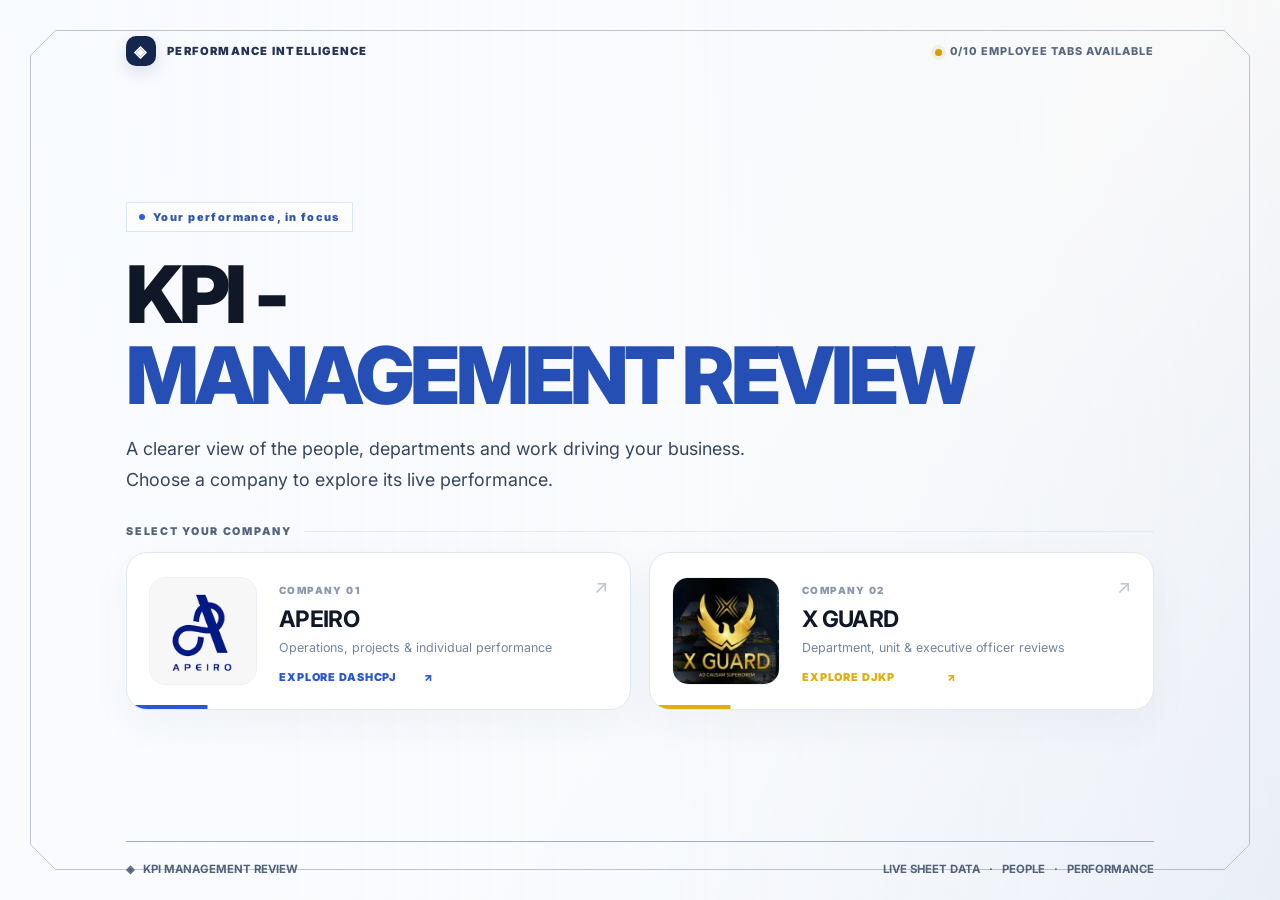
<file: kpi-bi/index.html>
<!DOCTYPE html>
<html lang="en">
<head>
<meta charset="utf-8">
<meta name="viewport" content="width=device-width, initial-scale=1">
<title>KPI - Management Review | Performance Intelligence</title>
<link rel="preconnect" href="https://fonts.googleapis.com">
<link rel="preconnect" href="https://fonts.gstatic.com" crossorigin>
<link href="https://fonts.googleapis.com/css2?family=Inter:wght@300;400;500;600;700&display=swap" rel="stylesheet">
<style>
:root{--ink:#111827;--muted:#667085;--soft:#f5f7fb;--line:#e7ebf2;--blue:#2155d6;--amber:#e2ad09;--red:#d74c4c;--green:#168765;--radius:18px;--shadow:0 12px 35px rgba(21,32,57,.045);--accent:#2357d8;--accent-soft:#eaf0ff;--accent-dark:#204ab4;--accent-rgb:35,87,216}
*{box-sizing:border-box}html{scroll-behavior:smooth}body{margin:0;background:#f6f8fc;color:var(--ink);font-family:Inter,-apple-system,BlinkMacSystemFont,"Segoe UI",Arial,sans-serif;-webkit-font-smoothing:antialiased}button,select,input{font:inherit}button{cursor:pointer}button:focus-visible,select:focus-visible,input:focus-visible{outline:3px solid #8bb0ff;outline-offset:3px}.page{display:none}.page.active{display:block}body[data-company=xguard]{--accent:#d6a000;--accent-dark:#8c6a00;--accent-soft:#fff6d5;--accent-rgb:214,160,0}h1,h2,h3,h4,p{margin:0}h1,h2,h3,h4{color:#101828}p{line-height:1.55}.eyebrow{font-size:.66rem;font-weight:800;letter-spacing:.16em;color:#7c8aa2;text-transform:uppercase}.muted{color:var(--muted)}.visually-hidden{position:absolute!important;clip:rect(0,0,0,0)!important;width:1px!important;height:1px!important;overflow:hidden!important;white-space:nowrap!important}
/* Landing */
.landing{position:relative;min-height:100vh;overflow:hidden;background:linear-gradient(135deg,#f8fbff 0%,#fff 51%,#fffdf2 100%);isolation:isolate}.landing:before{content:"";position:absolute;inset:0;background-image:radial-gradient(#bec9dd 0.8px,transparent .8px);background-size:25px 25px;opacity:.26;mask-image:linear-gradient(to bottom,#000,transparent 88%);pointer-events:none}.landing-orb{position:absolute;width:430px;height:430px;border-radius:50%;filter:blur(5px);opacity:.55;pointer-events:none;animation:floatOrb 11s ease-in-out infinite alternate}.orb-blue{top:-140px;left:-150px;background:radial-gradient(circle,#cfdbff 0,transparent 68%)}.orb-gold{bottom:-140px;right:-100px;background:radial-gradient(circle,#ffedb5 0,transparent 68%);animation-delay:-5s}@keyframes floatOrb{to{transform:translate(50px,38px) scale(1.08)}}
.landing-inner{position:relative;max-width:1120px;margin:auto;padding:36px 28px 24px;min-height:100vh;display:flex;flex-direction:column}.landing-top{display:flex;align-items:center;justify-content:space-between;gap:16px}.brand-line{display:flex;align-items:center;gap:11px;font-weight:900;letter-spacing:.11em;font-size:.7rem;color:#233354}.brand-glyph{width:30px;height:30px;border-radius:10px;background:#14264e;color:#fff;display:inline-grid;place-items:center;font-weight:900;font-size:1rem;box-shadow:0 6px 16px #1f3c6b24}.landing-status{font-size:.68rem;font-weight:800;letter-spacing:.09em;color:#58677f;text-transform:uppercase}.status-dot{display:inline-block;width:7px;height:7px;border-radius:50%;background:#27aa75;box-shadow:0 0 0 4px #27aa751c;margin-right:8px;vertical-align:middle;animation:pulse 2.5s infinite}@keyframes pulse{50%{box-shadow:0 0 0 7px #27aa750d}}
.landing-content{width:100%;margin:auto 0;padding:65px 0 60px}.landing-kicker{display:inline-flex;align-items:center;gap:8px;border:1px solid #dce6f9;background:#fff;border-radius:99px;padding:7px 12px;font-size:.68rem;letter-spacing:.13em;font-weight:900;color:#3157a9;margin-bottom:22px}.landing-kicker:before{content:"";width:6px;height:6px;background:#305ae0;border-radius:50%}.landing h1{font-size:clamp(2.5rem,6.2vw,5.4rem);letter-spacing:-.055em;line-height:1.02;max-width:970px;font-weight:850}.landing h1 span{color:#264fb5}.landing-copy{font-size:clamp(.98rem,1.5vw,1.12rem);max-width:620px;color:#63718a;margin:19px 0 30px;line-height:1.7}.choice-heading{display:flex;align-items:center;gap:12px;margin-bottom:14px;font-size:.67rem;font-weight:900;letter-spacing:.16em;color:#7e8ca3;text-transform:uppercase}.choice-heading:after{content:"";height:1px;background:#e4eaf3;flex:1}.choices{display:grid;grid-template-columns:repeat(2,minmax(0,1fr));gap:18px}.choice-card{position:relative;text-align:left;display:flex;align-items:center;gap:22px;min-height:158px;background:#fff;border:1px solid #e1e8f2;border-radius:21px;padding:22px;box-shadow:0 14px 40px #2238600c;transition:transform .25s,box-shadow .25s,border-color .25s;overflow:hidden}.choice-card:before{content:"";position:absolute;inset:auto 0 0;height:4px;transform:scaleX(.16);transform-origin:left;transition:transform .3s;background:var(--choice-color)}.choice-card:hover{transform:translateY(-6px);box-shadow:0 20px 48px #2238601a;border-color:var(--choice-color)}.choice-card:hover:before{transform:scaleX(1)}.choice-card.apeiro{--choice-color:#2756d8}.choice-card.xguard{--choice-color:#e3ac08}.choice-logo{width:108px;height:108px;flex:none;border-radius:16px;display:grid;place-items:center;overflow:hidden;background:#f7f8fb;border:1px solid #edf0f5}.choice-logo img{width:100%;height:100%;object-fit:contain}.choice-logo.dark{background:#091323}.choice-logo.dark img{object-fit:cover}.choice-body{flex:1;min-width:0}.choice-overline{font-size:.62rem;font-weight:900;letter-spacing:.14em;color:#8a97ac;text-transform:uppercase}.choice-body strong{display:block;font-size:1.42rem;letter-spacing:-.03em;margin:7px 0;color:#101828}.choice-body p{font-size:.78rem;color:#76849b;line-height:1.45}.choice-link{display:inline-flex;align-items:center;gap:8px;margin-top:13px;font-size:.68rem;font-weight:900;letter-spacing:.08em;color:var(--choice-color);text-transform:uppercase}.choice-arrow{align-self:flex-start;margin-left:auto;font-size:1.15rem;color:#b7c2d2}.landing-foot{display:flex;align-items:center;justify-content:space-between;gap:18px;flex-wrap:wrap;padding-top:20px;border-top:1px solid #e7edf5;font-size:.71rem;font-weight:700;color:#9aa6b8}.landing-foot span{display:flex;gap:10px;align-items:center}
/* Application shell */
.app-page{background:#f6f8fc;min-height:100vh}.topbar{background:#fff;border-bottom:1px solid #e6ebf3}.topbar-inner{max-width:1600px;margin:auto;padding:13px 28px;display:flex;align-items:center;gap:16px}.home-btn,.icon-btn,.ghost-btn,.primary-btn,.filter-reset,.small-action{border:1px solid #e0e6ef;background:#fff;color:#34445d;font-weight:800;border-radius:10px;transition:background .2s,border-color .2s,transform .2s}.home-btn{width:39px;height:39px;font-size:1rem;flex:none}.home-btn:hover,.icon-btn:hover,.ghost-btn:hover,.small-action:hover{background:#f5f8ff;border-color:#b7c7e1;transform:translateY(-1px)}.company-lockup{display:flex;gap:11px;align-items:center;min-width:0}.company-logo{width:44px;height:44px;object-fit:contain;border:1px solid #edf0f5;border-radius:10px;background:#f8f9fc;flex:none}.company-logo.xguard{object-fit:cover;background:#081222}.lockup-copy strong{font-size:.91rem;display:block;letter-spacing:.02em;white-space:nowrap}.lockup-copy small{color:#6b7b91;font-size:.59rem;letter-spacing:.12em;font-weight:800;text-transform:uppercase}.topbar-spacer{flex:1}.topbar-indicator{font-size:.7rem;color:#6d7b91;font-weight:750;white-space:nowrap}.icon-btn,.ghost-btn{padding:10px 13px;font-size:.72rem;white-space:nowrap}.icon-btn .rotate{display:inline-block;font-size:.95rem;margin-right:4px}.icon-btn:disabled{opacity:.55;cursor:wait}.icon-btn:disabled .rotate{animation:spin 1s linear infinite}@keyframes spin{to{transform:rotate(360deg)}}.app-shell{max-width:1600px;padding:29px 28px 55px;margin:auto}.title-row{display:flex;align-items:end;justify-content:space-between;gap:18px;margin-bottom:20px}.title-row h1{font-size:clamp(1.8rem,3.5vw,2.85rem);font-weight:850;letter-spacing:-.05em;line-height:1.06;margin:7px 0}.title-row h1 span{color:var(--accent-dark)}.title-row p{color:#78869b;font-size:.84rem}.title-meta{text-align:right;font-size:.72rem;color:#6b7b91;font-weight:750;line-height:1.7}.title-meta strong{color:#425269}.source-banner{display:flex;align-items:center;justify-content:space-between;gap:14px;padding:12px 15px;border-radius:12px;background:#edf9f5;border:1px solid #c6eade;margin-bottom:16px;font-size:.76rem;color:#17684d;font-weight:800}.source-banner.warning{background:#fff8e8;border-color:#f7dda0;color:#8a6300}.source-banner .source-copy{display:flex;align-items:center;gap:9px}.source-lamp{width:8px;height:8px;border-radius:50%;background:#1fad7a;box-shadow:0 0 0 4px #1fad7a19;flex:none}.source-banner.warning .source-lamp{background:#db9c00;box-shadow:0 0 0 4px #db9c0019}.source-banner button{color:inherit;background:transparent;border:0;font-size:.7rem;font-weight:900;text-decoration:underline;text-underline-offset:3px;white-space:nowrap}.filter-bar{background:#fff;border:1px solid var(--line);box-shadow:var(--shadow);padding:14px 16px;border-radius:15px;display:flex;align-items:end;gap:13px;flex-wrap:wrap}.filter-field{display:flex;flex-direction:column;gap:6px;flex:1;min-width:155px}.filter-field label,.table-field label{font-size:.61rem;letter-spacing:.12em;font-weight:900;color:#6b7b91;text-transform:uppercase}.filter-field select,.table-field select,.table-field input,.unit-select{height:39px;border:1px solid #e0e7f0;border-radius:9px;background:#fff;color:#344054;padding:0 12px;font-size:.76rem;font-weight:750;min-width:0}.filter-field select{width:100%}.filter-reset{height:39px;padding:0 14px;font-size:.7rem;color:#6c7b90}.filter-reset:hover{background:#f6f8fc}.filter-meta{font-size:.68rem;color:#9aa6b5;font-weight:650;margin:10px 2px 3px}.quality-strip{display:none;background:#fff9e9;color:#835e09;border:1px solid #f5e1ae;border-radius:10px;margin-top:12px;padding:11px 13px;font-size:.72rem;line-height:1.5;font-weight:700}.quality-strip button{background:none;border:0;color:#916800;text-decoration:underline;font-weight:900;font-size:inherit}.tabs{display:flex;gap:3px;overflow-x:auto;margin:22px 0 24px;border-bottom:1px solid #dfe6f0;scrollbar-width:thin}.tab{display:inline-flex;align-items:center;gap:7px;padding:12px 15px;background:transparent;border:0;border-bottom:2px solid transparent;color:#8491a5;font-size:.76rem;font-weight:850;white-space:nowrap;transition:color .2s,border-color .2s}.tab:hover{color:#344054}.tab.active{color:var(--accent-dark);border-bottom-color:var(--accent)}.tab[hidden]{display:none}.tab-icon{font-size:.88rem}.view{display:none}.view.active{display:block;animation:reveal .35s ease both}@keyframes reveal{from{opacity:0;transform:translateY(6px)}to{opacity:1;transform:translateY(0)}}.view-header{display:flex;align-items:end;justify-content:space-between;gap:16px;margin-bottom:17px}.view-header h2{font-size:1.12rem;letter-spacing:-.025em;margin:5px 0 4px}.view-header p{font-size:.74rem;color:#8a97aa}.view-tools{display:flex;gap:7px;flex-wrap:wrap}.small-action{font-size:.7rem;padding:9px 11px}.small-action:disabled{opacity:.45;cursor:not-allowed;transform:none}.section-gap{margin-top:24px}.section-head{display:flex;justify-content:space-between;align-items:end;gap:10px;margin:0 0 13px}.section-head h3{font-size:.92rem;letter-spacing:-.02em}.section-head p{font-size:.7rem;color:#9aa6b5}.section-meta{color:#9aa6b5;font-size:.67rem;font-weight:750;text-align:right}
/* KPI cards and charts */
.stats-grid{display:grid;grid-template-columns:repeat(5,minmax(0,1fr));gap:12px}.stat-card{background:#fff;border:1px solid var(--line);border-radius:var(--radius);padding:17px 17px 16px;min-width:0;box-shadow:var(--shadow);position:relative;overflow:hidden;transition:transform .2s,box-shadow .2s}.stat-card:hover{transform:translateY(-3px);box-shadow:0 16px 35px #1c315a0f}.stat-top{display:flex;justify-content:space-between;gap:7px;align-items:start}.stat-label{font-size:.64rem;font-weight:850;letter-spacing:.10em;text-transform:uppercase;color:#92a0b4;line-height:1.4}.stat-icon{width:27px;height:27px;border-radius:9px;background:var(--accent-soft);color:var(--accent-dark);display:grid;place-items:center;font-size:.88rem;font-weight:900;flex:none}.stat-value{font-size:clamp(1.6rem,2.6vw,2.15rem);letter-spacing:-.055em;font-weight:900;color:#0f172a;line-height:1.1;margin:13px 0 5px}.stat-sub{font-size:.68rem;color:#8b98aa;font-weight:650;line-height:1.45}.mini-pill{display:inline-block;padding:3px 7px;border-radius:99px;font-size:.62rem;font-weight:850;line-height:1.3}.pill-good{background:#e7f8f0;color:#157954}.pill-warn{background:#fff5d9;color:#946800}.pill-bad{background:#ffeded;color:#b92e33}.pill-neutral{background:#f0f3f8;color:#67778d}.analytics-grid{display:grid;grid-template-columns:repeat(12,minmax(0,1fr));gap:13px}.span-4{grid-column:span 4}.span-5{grid-column:span 5}.span-6{grid-column:span 6}.span-7{grid-column:span 7}.span-8{grid-column:span 8}.span-12{grid-column:span 12}.card{background:#fff;border:1px solid var(--line);border-radius:var(--radius);box-shadow:var(--shadow);padding:19px;min-width:0}.card-top{display:flex;align-items:start;justify-content:space-between;gap:12px;margin-bottom:15px}.card-top h3{font-size:.84rem;letter-spacing:-.01em;line-height:1.35}.card-top p{font-size:.68rem;color:#9aa6b5;margin-top:4px;line-height:1.45}.card-badge{background:#f3f6fa;color:#7a899e;border-radius:7px;padding:5px 8px;font-weight:850;font-size:.60rem;text-transform:uppercase;letter-spacing:.06em;white-space:nowrap}.chart-box{min-height:165px}.trend-svg{width:100%;height:220px;overflow:visible;display:block}.trend-axis{font-size:10px;fill:#6b7b91;font-weight:700}.trend-value{font-size:10px;fill:#48576d;font-weight:800}.trend-line{fill:none;stroke-width:2.8;stroke-linecap:round;stroke-linejoin:round;stroke-dasharray:1300;stroke-dashoffset:1300;animation:lineDraw 1.2s ease forwards}@keyframes lineDraw{to{stroke-dashoffset:0}}.chart-legend{display:flex;flex-wrap:wrap;gap:14px;margin-top:12px;font-size:.67rem;color:#8794a6;font-weight:750}.legend-dot{display:inline-block;width:8px;height:8px;border-radius:50%;vertical-align:middle;margin-right:6px}.chart-note,.fine-note{font-size:.68rem;color:#99a6b6;line-height:1.55;margin-top:11px;font-weight:650}.bars{display:flex;flex-direction:column;gap:12px}.bar-row{display:grid;grid-template-columns:minmax(80px,145px) minmax(30px,1fr) minmax(38px,58px);gap:11px;align-items:center}.bar-label{overflow:hidden;text-overflow:ellipsis;white-space:nowrap;color:#526176;font-size:.72rem;font-weight:800}.bar-track{height:8px;background:#edf1f6;border-radius:99px;overflow:hidden}.bar-fill{height:100%;background:var(--accent);border-radius:99px;transform-origin:left;animation:barGrow .75s cubic-bezier(.2,.7,.3,1) both}@keyframes barGrow{from{transform:scaleX(0)}to{transform:scaleX(1)}}.bar-value{font-size:.71rem;color:#26364d;font-weight:850;text-align:right;white-space:nowrap}.empty-chart{min-height:120px;display:grid;place-items:center;color:#6b7b91;font-size:.75rem;text-align:center;font-weight:700}.donut-wrap{display:flex;align-items:center;justify-content:center;gap:26px;flex-wrap:wrap;min-height:195px}.donut{width:150px;height:150px;border-radius:50%;display:grid;place-items:center;position:relative;flex:none;transition:background .5s}.donut:after{content:"";position:absolute;inset:18px;background:#fff;border-radius:50%}.donut-center{position:relative;z-index:1;text-align:center}.donut-center strong{display:block;font-size:1.6rem;letter-spacing:-.05em}.donut-center span{font-size:.62rem;color:#6b7b91;font-weight:800}.donut-legend{min-width:125px;display:flex;flex-direction:column;gap:11px}.legend-row{display:flex;justify-content:space-between;gap:12px;font-size:.69rem;color:#7e8ca0;font-weight:750}.legend-row strong{color:#23334a}.stack-list{display:flex;flex-direction:column;gap:12px}.stack-row .stack-head{display:flex;justify-content:space-between;gap:8px;font-size:.7rem;font-weight:800;color:#5b6b82;margin-bottom:5px}.stack-row .stack-head small{font-size:.62rem;color:#6b7b91;font-weight:750;white-space:nowrap}.stack-track{display:flex;width:100%;height:9px;background:#eef2f7;border-radius:99px;overflow:hidden}.stack-track span{height:100%;transition:width .6s ease}.seg-met{background:#28a77e}.seg-miss{background:#ee7c6f}.seg-unknown{background:#dce3ed}.insight-list{display:flex;flex-direction:column}.insight-item{border-top:1px solid #f0f3f7;display:flex;align-items:start;gap:10px;padding:11px 0}.insight-item:first-child{border-top:0;padding-top:1px}.insight-mark{width:26px;height:26px;border-radius:9px;display:grid;place-items:center;background:#fff1ef;color:#c64949;font-size:.8rem;flex:none;font-weight:900}.insight-main{min-width:0;flex:1}.insight-main strong{display:block;color:#35445b;font-size:.71rem;line-height:1.4}.insight-main span{display:block;color:#a0abbb;font-size:.65rem;margin-top:3px;line-height:1.4}.insight-val{font-size:.67rem;font-weight:900;color:#bf4d4d;white-space:nowrap}.insight-button{background:none;border:0;padding:0;text-align:left;cursor:pointer}.insight-button:hover strong{text-decoration:underline}.forecast-grid{display:grid;grid-template-columns:repeat(4,1fr);gap:12px}.forecast-cell{background:#f8fafd;border:1px solid #edf1f6;padding:14px;border-radius:12px}.forecast-cell span{display:block;font-size:.6rem;font-weight:850;letter-spacing:.09em;color:#6b7b91;text-transform:uppercase}.forecast-cell strong{display:block;font-size:1.15rem;letter-spacing:-.04em;margin-top:7px}.forecast-cell small{display:block;color:#a0aabb;font-size:.63rem;font-weight:700;margin-top:4px}
/* People, departments and units */
.people-grid,.review-grid{display:grid;grid-template-columns:repeat(auto-fit,minmax(210px,1fr));gap:12px}.person-card,.review-card{background:#fff;border:1px solid var(--line);border-radius:16px;padding:15px;text-align:left;transition:transform .2s,border-color .2s,box-shadow .2s;min-width:0}.person-card{cursor:pointer}.person-card:hover,.review-card:hover{transform:translateY(-3px);box-shadow:var(--shadow);border-color:rgba(var(--accent-rgb),.45)}.person-card.selected,.review-card.selected{border-color:var(--accent);box-shadow:0 0 0 2px rgba(var(--accent-rgb),.12)}.person-head{display:flex;gap:10px;align-items:center}.avatar{width:36px;height:36px;display:grid;place-items:center;border-radius:12px;background:var(--accent-soft);color:var(--accent-dark);font-size:.7rem;font-weight:950;flex:none}.person-name{font-size:.77rem;font-weight:900;color:#26364d;line-height:1.25}.person-role{font-size:.62rem;color:#6b7b91;line-height:1.35;margin-top:3px;font-weight:700}.person-metrics{display:flex;gap:14px;margin-top:15px}.person-metrics strong{display:block;color:#18263c;font-size:.95rem;letter-spacing:-.02em}.person-metrics small{font-size:.58rem;font-weight:800;color:#6b7b91;text-transform:uppercase;letter-spacing:.05em}.person-note{border-top:1px solid #f0f3f7;margin-top:12px;padding-top:9px;color:#6b7b91;font-size:.64rem;font-weight:650;line-height:1.4}.review-card{display:flex;flex-direction:column;gap:8px}.review-card.clickable{cursor:pointer}.review-card .review-kicker{color:var(--accent-dark);font-size:.6rem;letter-spacing:.11em;font-weight:900;text-transform:uppercase}.review-card h4{font-size:.86rem;letter-spacing:-.01em}.review-card .review-line{font-size:.68rem;color:#8997a9;line-height:1.5}.review-card .review-value{font-size:1.3rem;font-weight:900;letter-spacing:-.04em;color:#23334a}.review-card .review-foot{font-size:.63rem;font-weight:750;color:#6b7b91}.review-card .review-arrow{margin-left:auto;color:var(--accent-dark);font-size:.85rem}.callout{border-radius:12px;padding:13px 15px;background:#f3f7ff;border:1px solid #e3ebfc;color:#667b9d;font-size:.71rem;font-weight:700;line-height:1.55}.callout.gold{background:#fffaf0;border-color:#f8e8bd;color:#8b7336}.unit-toolbar{display:flex;align-items:center;gap:9px;flex-wrap:wrap}.unit-select{min-width:190px}.matrix-wrap,.table-wrap{overflow-x:auto;border:1px solid #edf1f6;border-radius:12px}table{width:100%;border-collapse:collapse;font-size:.7rem}th{text-align:left;padding:12px 11px;color:#6b7b91;background:#f8fafc;font-size:.59rem;font-weight:900;text-transform:uppercase;letter-spacing:.08em;white-space:nowrap;border-bottom:1px solid #eaf0f6}td{padding:11px;color:#526176;border-bottom:1px solid #f0f3f7;vertical-align:top;line-height:1.45;overflow-wrap:anywhere}tr:last-child td{border-bottom:0}tbody tr:hover td{background:#fbfcfe}td strong{color:#344054}td.kpi-text{min-width:230px;max-width:450px}td.target-cell{min-width:100px}td.notes-cell{min-width:90px;max-width:240px}.table-meta{font-size:.62rem;color:#6b7b91;margin-top:5px;line-height:1.45}.table-review{font-size:.62rem;color:#a87200;font-weight:800;margin-top:4px}.status-badge{display:inline-flex;border-radius:6px;padding:4px 7px;font-size:.62rem;font-weight:900;white-space:nowrap}.status-met{background:#e7f8ef;color:#177755}.status-miss{background:#fff0ee;color:#ba4642}.status-unknown{background:#f0f3f8;color:#8996a8}.status-review{background:#fff5dc;color:#a06c00}details summary{color:var(--accent-dark);cursor:pointer;font-weight:850;white-space:nowrap}details .note-content{white-space:pre-wrap;margin-top:7px;font-size:.66rem;color:#78879a}.table-controls{display:flex;align-items:end;gap:10px;flex-wrap:wrap;margin-bottom:14px}.table-field{display:flex;flex-direction:column;gap:6px;min-width:150px}.table-field.search{flex:1;min-width:230px}.table-field input{width:100%}.table-field select{min-width:150px}.table-count{margin-left:auto;color:#6b7b91;font-size:.65rem;font-weight:800;padding-bottom:11px}.matrix-table{text-align:center}.matrix-table th,.matrix-table td{text-align:center;min-width:95px}.matrix-table th:first-child,.matrix-table td:first-child{text-align:left;min-width:160px}.heat{display:inline-block;min-width:55px;padding:5px 7px;border-radius:7px;background:var(--accent-soft);color:var(--accent-dark);font-weight:900}.heat.empty{background:#f6f8fb;color:#c3cbd6}.compare-logo{width:42px;height:42px;object-fit:contain;border-radius:10px;background:#f7f8fb;border:1px solid #edf0f5}.compare-logo.xguard{object-fit:cover;background:#0b1420}.compare-card-head{display:flex;align-items:center;gap:11px}.compare-card-head strong{font-size:.84rem}.compare-card-head small{display:block;color:#6b7b91;font-size:.63rem;margin-top:3px}.compare-values{display:flex;flex-wrap:wrap;gap:22px;margin-top:18px}.compare-values strong{display:block;font-size:1.45rem;font-weight:900;letter-spacing:-.045em}.compare-values small{font-size:.6rem;color:#6b7b91;letter-spacing:.06em;font-weight:800;text-transform:uppercase}.source-grid{display:grid;grid-template-columns:repeat(auto-fit,minmax(220px,1fr));gap:9px}.source-item{display:flex;justify-content:space-between;align-items:center;gap:8px;padding:12px;background:#fafbfd;border:1px solid #edf1f5;border-radius:10px;font-size:.69rem;font-weight:800;color:#526176}.source-item small{display:block;color:#6b7b91;font-size:.61rem;font-weight:650;margin-top:3px}.footer{color:#6b7b91;font-weight:650;font-size:.66rem;line-height:1.6;padding-top:25px;margin-top:26px;border-top:1px solid #e6ebf3}.footer strong{color:#8d9aac}
@media(max-width:1050px){.stats-grid{grid-template-columns:repeat(3,minmax(0,1fr))}.span-4{grid-column:span 6}.span-5,.span-7{grid-column:span 6}.span-8{grid-column:span 12}.topbar-indicator{display:none}}
@media(max-width:680px){.landing-inner{padding:23px 18px}.landing-content{padding:48px 0}.landing-status{display:none}.landing h1{font-size:clamp(2.3rem,11vw,3.8rem)}.choices{grid-template-columns:1fr;gap:11px}.choice-card{min-height:120px;padding:15px;gap:15px}.choice-logo{width:78px;height:78px;border-radius:12px}.choice-body strong{font-size:1.1rem}.choice-body p{font-size:.7rem}.landing-foot{font-size:.62rem}.topbar-inner{padding:10px 14px;gap:9px}.topbar .ghost-btn{display:none}.app-shell{padding:24px 14px 40px}.title-meta{display:none}.source-banner{align-items:start}.source-banner button{white-space:normal;text-align:right}.filter-bar{padding:12px;gap:9px}.filter-field{min-width:calc(50% - 10px)}.filter-field:first-child{min-width:100%}.filter-reset{flex:1}.tabs{margin-top:18px}.tab{padding:11px 12px}.stats-grid{grid-template-columns:repeat(2,minmax(0,1fr));gap:9px}.stat-card{padding:14px}.stat-card:last-child{grid-column:span 2}.analytics-grid{gap:10px}.span-4,.span-5,.span-6,.span-7,.span-8{grid-column:span 12}.card{padding:15px}.view-header{align-items:start;flex-direction:column}.forecast-grid{grid-template-columns:repeat(2,1fr)}.bar-row{grid-template-columns:minmax(75px,115px) minmax(20px,1fr) 48px;gap:7px}.trend-svg{height:190px}.source-banner{font-size:.69rem}.people-grid,.review-grid{grid-template-columns:repeat(auto-fit,minmax(155px,1fr))}.table-count{margin-left:0}.title-row h1{font-size:1.8rem}}
@media(prefers-reduced-motion:reduce){*,*:before,*:after{animation-duration:.001ms!important;animation-iteration-count:1!important;transition-duration:.001ms!important;scroll-behavior:auto!important}}
@media print{body,.app-page{background:#fff!important}.topbar,.filter-bar,.filter-meta,.tabs,.source-banner,.quality-strip,.view-tools,.small-action,.footer,.landing{display:none!important}.app-shell{max-width:none;padding:0}.card,.stat-card{box-shadow:none;break-inside:avoid}.view:not(.active){display:none!important}.view.active{display:block!important}.stats-grid{grid-template-columns:repeat(5,1fr)}.analytics-grid{display:block}.analytics-grid>.card{margin:10px 0}.trend-svg{height:160px}.table-wrap,.matrix-wrap{overflow:visible}table{font-size:8px}}
.filter-field[hidden]{display:none!important}

.status-dot.warn{background:#d99d00;box-shadow:0 0 0 4px #d99d001c}.scroll-hint{display:none}@media(max-width:680px){.scroll-hint{display:block;margin:-15px 0 17px;text-align:right;color:#6b7b91;font-size:.6rem;font-weight:800}}
/* Reporting center */
.report-launch{display:inline-flex;align-items:center;gap:6px;border:1px solid rgba(var(--accent-rgb),.22);background:var(--accent-soft);color:var(--accent-dark);padding:10px 12px;font-size:.72rem;font-weight:900;white-space:nowrap;border-radius:10px;transition:transform .2s,filter .2s}.report-launch:hover{filter:brightness(.97);transform:translateY(-1px)}.report-overview-link{color:var(--accent-dark);background:var(--accent-soft);border-color:rgba(var(--accent-rgb),.2)}
.report-studio{background:linear-gradient(120deg,#12213f 0%,#233968 100%);border-radius:20px;padding:26px;color:#fff;box-shadow:0 16px 38px rgba(20,35,69,.12);overflow:hidden;position:relative}.report-studio:before{content:"";position:absolute;right:-80px;top:-220px;width:440px;height:440px;border:1px solid #ffffff18;border-radius:50%;box-shadow:0 0 0 54px #ffffff05,0 0 0 108px #ffffff04;pointer-events:none}.report-studio-top{position:relative;display:flex;align-items:center;justify-content:space-between;gap:28px}.report-studio-copy{max-width:610px}.report-live-tag{display:inline-flex;align-items:center;gap:7px;color:#b8ceff;font-size:.61rem;letter-spacing:.14em;font-weight:900}.report-live-tag i{height:7px;width:7px;border-radius:50%;background:#7ce5ae;box-shadow:0 0 0 4px #71e9ad18}.report-studio h3{color:white;font-size:clamp(1.4rem,2.7vw,2.05rem);line-height:1.12;letter-spacing:-.04em;margin:13px 0 9px}.report-studio h3 span{color:#b6caff}.report-studio-copy p{font-size:.76rem;color:#c7d2e8;max-width:540px;line-height:1.6}.report-downloads{width:240px;flex:none;display:flex;flex-direction:column;gap:8px}.report-primary,.report-secondary{border-radius:10px;padding:11px 12px;font-size:.73rem;font-weight:900;transition:transform .2s,filter .2s}.report-primary{background:#fff;color:#1b2c50;border:1px solid #fff;text-align:left}.report-primary span{font-size:1rem;margin-right:5px}.report-primary small{display:block;margin:3px 0 0 20px;font-size:.59rem;color:#7585a0;letter-spacing:.02em}.report-secondary{background:#ffffff0e;color:#fff;border:1px solid #ffffff55}.report-primary:hover,.report-secondary:hover{transform:translateY(-2px);filter:brightness(.97)}.report-primary:disabled,.report-secondary:disabled{opacity:.5;cursor:wait;transform:none}.report-download-note{color:#b0bfd8;font-size:.61rem;line-height:1.4}.report-controls{position:relative;display:grid;grid-template-columns:1fr 1fr 1.4fr;align-items:end;gap:12px;margin-top:25px;border-top:1px solid #ffffff22;padding-top:18px}.report-controls label{display:flex;flex-direction:column;gap:7px}.report-controls label>span,.report-scope-current>span{font-size:.58rem;letter-spacing:.13em;font-weight:900;color:#aebfe0;text-transform:uppercase}.report-controls select{width:100%;height:40px;padding:0 10px;background:#fff;border:1px solid #fff;border-radius:9px;color:#263752;font-size:.72rem;font-weight:800}.report-scope-current{min-width:0;padding:1px 0 0 7px}.report-scope-current strong{display:block;color:#fff;font-size:.72rem;line-height:1.4;margin-top:6px;overflow-wrap:anywhere}.report-scope-current small{display:block;color:#b3c1da;font-size:.61rem;line-height:1.4;margin-top:3px}.report-status{margin-top:13px;border:1px solid #d5e5dc;background:#f1fbf6;border-radius:11px;color:#28684d;padding:11px 13px;font-size:.7rem;font-weight:700;line-height:1.55}.report-status.warning{background:#fff9e9;border-color:#f1dea4;color:#896400}.report-metrics{display:grid;grid-template-columns:repeat(4,minmax(0,1fr));gap:10px;margin-top:13px}.report-metric{border:1px solid var(--line);border-radius:13px;background:#fff;padding:14px 15px}.report-metric small{display:block;color:#76859a;font-size:.59rem;font-weight:900;letter-spacing:.1em;text-transform:uppercase}.report-metric strong{display:block;color:#202f48;font-size:1.35rem;letter-spacing:-.04em;margin:4px 0}.report-metric span{display:block;color:#8290a2;font-size:.62rem;line-height:1.4}.report-section-head{display:flex;justify-content:space-between;align-items:end;gap:14px;margin:28px 0 13px}.report-section-head h3{font-size:1rem;letter-spacing:-.02em;margin:5px 0}.report-section-head p{font-size:.71rem;color:#718097}.report-count{font-size:.64rem;font-weight:900;color:#61728b;background:#eaf0f8;border-radius:8px;padding:6px 9px;white-space:nowrap}.report-grid{display:grid;grid-template-columns:repeat(4,minmax(0,1fr));gap:10px}.report-card{display:flex;flex-direction:column;gap:8px;position:relative;min-width:0;text-align:left;padding:16px;border-radius:14px;background:#fff;border:1px solid var(--line);transition:transform .2s,border-color .2s,box-shadow .2s;color:inherit}.report-card:hover{transform:translateY(-3px);border-color:rgba(var(--accent-rgb),.5);box-shadow:var(--shadow)}.report-card.selected{border-color:var(--accent);box-shadow:0 0 0 2px rgba(var(--accent-rgb),.12)}.report-card-top{display:flex;align-items:center;justify-content:space-between;gap:10px}.report-card-icon{display:grid;place-items:center;width:31px;height:31px;border-radius:9px;background:var(--accent-soft);color:var(--accent-dark);font-size:.85rem;font-weight:900}.report-card-count{font-size:.6rem;color:#6c7c91;font-weight:850}.report-card strong{font-size:.77rem;color:#26364e;line-height:1.25}.report-card p{font-size:.64rem;color:#728198;line-height:1.45;flex:1}.report-card-link{font-size:.62rem;font-weight:900;color:var(--accent-dark);margin-top:3px}.report-preview{scroll-margin-top:15px}.report-preview-top{align-items:start}.report-preview-top .eyebrow{margin-bottom:7px}.report-preview-top .view-tools{justify-content:flex-end}.report-preview-meta{font-size:.67rem;color:#64748c;line-height:1.5;margin:3px 0 12px}.report-table-wrap{max-height:600px;overflow:auto}.report-table-wrap th{position:sticky;top:0;z-index:1}.report-table-wrap td{min-width:100px;max-width:300px;white-space:pre-wrap;overflow-wrap:anywhere}.report-table-wrap td:first-child{min-width:120px}.report-print-sheet{display:none}
@media(max-width:1050px){.report-grid{grid-template-columns:repeat(3,minmax(0,1fr))}.report-controls{grid-template-columns:1fr 1fr}.report-scope-current{grid-column:1/-1;padding:0}}
@media(max-width:680px){.report-launch{font-size:.66rem;padding:9px}.report-studio{padding:18px}.report-studio-top{align-items:stretch;flex-direction:column;gap:17px}.report-studio h3{font-size:1.5rem}.report-downloads{width:100%}.report-controls{grid-template-columns:1fr;margin-top:18px}.report-scope-current{grid-column:auto}.report-metrics{grid-template-columns:repeat(2,minmax(0,1fr))}.report-grid{grid-template-columns:repeat(2,minmax(0,1fr));gap:8px}.report-card{padding:13px}.report-section-head{align-items:start}.report-preview-top{flex-direction:column;gap:11px}.report-preview-top .view-tools{justify-content:flex-start}.report-table-wrap{max-height:480px}}
@media(max-width:380px){.report-launch span{display:none}.report-launch{font-size:.86rem;min-width:37px;justify-content:center}.report-grid{grid-template-columns:1fr 1fr}}
@media print{body.report-printing .page{display:none!important}body.report-printing .report-print-sheet{display:block!important;font-family:Arial,sans-serif;color:#17233c}body.report-printing .report-print-sheet h1{font-size:19pt;margin:0 0 5pt}body.report-printing .report-print-sheet h2{font-size:14pt;margin:0 0 10pt}body.report-printing .report-print-meta{font-size:8pt;line-height:1.5;padding:8pt;background:#f2f4f8;margin-bottom:12pt}body.report-printing .report-print-caveat{font-size:8pt;line-height:1.4;margin:8pt 0}body.report-printing .report-print-record{break-inside:avoid;border:1px solid #d5dce6;padding:7pt;margin-bottom:7pt}body.report-printing .report-print-record h3{font-size:9pt;margin:0 0 5pt}body.report-printing .report-print-fields{display:grid;grid-template-columns:repeat(3,minmax(0,1fr));gap:5pt 10pt}body.report-printing .report-print-field{font-size:8pt;line-height:1.35;overflow-wrap:anywhere;white-space:pre-wrap}body.report-printing .report-print-field b{display:block;font-size:7pt;color:#506078;text-transform:uppercase;margin-bottom:2pt}}
@media(max-width:380px){.company-lockup{gap:7px}.lockup-copy small{display:none}.lockup-copy strong{font-size:.75rem;max-width:67px;overflow:hidden;text-overflow:ellipsis}}
@media(max-width:380px){.home-btn{width:36px;height:36px}.company-logo{width:38px;height:38px}.topbar .icon-btn{padding:9px 10px}}

/* Department assessment colours supplement text labels, never replace them. */
.department-legend{display:flex;flex-wrap:wrap;gap:8px 18px;margin-top:16px;color:#46566c;font-size:.7rem;font-weight:800}
#department-cards .review-card{border-left:5px solid #718096}
#department-cards .dept-card-met{border-left-color:#17805b;background:#f3fbf6}
#department-cards .dept-card-miss{border-left-color:#bd3b37;background:#fff6f5}
#department-cards .dept-card-review{border-left-color:#a86c00;background:#fffaee}
.department-assessment{font-size:.65rem;font-weight:850;color:#536479}
.dept-card-met .department-assessment{color:#126746}.dept-card-miss .department-assessment{color:#9e302d}.dept-card-review .department-assessment{color:#845300}
#department-kpi-table tr td:first-child{border-left:4px solid #718096}
#department-kpi-table tr.dept-row-met td:first-child{border-left-color:#17805b;background:#f3fbf6}
#department-kpi-table tr.dept-row-miss td:first-child{border-left-color:#bd3b37;background:#fff6f5}
#department-kpi-table tr.dept-row-review td:first-child{border-left-color:#a86c00;background:#fffaee}

/* Cinematic landing motion: content and company actions remain unchanged. */
.landing{background:#f5f8fc}
.landing-motion{position:absolute;inset:0;z-index:-2;overflow:hidden;pointer-events:none;background:linear-gradient(135deg,#e8edf6,#f8f4ec 55%,#c8d4e7)}
.landing-video{width:100%;height:100%;object-fit:cover;position:absolute;inset:0}
.landing:before{z-index:-1;background:linear-gradient(90deg,rgba(249,251,255,.96) 0%,rgba(249,251,255,.88) 52%,rgba(249,251,255,.68) 100%);opacity:1;mask-image:none}
.landing-kicker{border-radius:0;background:rgba(255,255,255,.65);backdrop-filter:blur(18px);animation:landing-wipe .7s cubic-bezier(.16,1,.3,1) .18s backwards}
.landing h1 .landing-title-first{display:inline-block;color:inherit;animation:landing-rise .85s cubic-bezier(.16,1,.3,1) .26s backwards}
.landing h1 .landing-title-accent{display:inline-block;position:relative;color:#6b7378;animation:landing-rise .85s cubic-bezier(.16,1,.3,1) .4s backwards}
.landing-title-accent:before,.landing-title-accent:after{content:attr(data-text);position:absolute;inset:0;pointer-events:none;mask-image:linear-gradient(90deg,#000 0%,#000 calc(100% - 72px),transparent 100%);mask-size:0% 100%;mask-repeat:no-repeat;animation:landing-paint 1.05s cubic-bezier(.4,0,.2,1) forwards}
.landing-title-accent:before{color:#7eb6ee;animation-delay:.7s}.landing-title-accent:after{color:#264fb5;animation-delay:1.08s}
.landing-copy{color:#354660;animation:landing-rise .9s cubic-bezier(.16,1,.3,1) .48s backwards}
.landing-top{animation:landing-slide .55s cubic-bezier(.16,1,.3,1) .02s backwards}
.choice-heading{color:#53647c;animation:landing-wipe .7s cubic-bezier(.16,1,.3,1) .54s backwards}
.choice-card{animation:landing-wipe .7s cubic-bezier(.16,1,.3,1) .62s backwards}
.choice-card:nth-child(2){animation-delay:.74s}
.landing-foot{color:#52627a;border-color:#9caec0;animation:landing-rise .9s cubic-bezier(.16,1,.3,1) .78s backwards}
@keyframes landing-wipe{from{clip-path:inset(0 100% 0 0)}to{clip-path:inset(0)}}
@keyframes landing-rise{from{opacity:0;transform:translate3d(0,25px,0)}to{opacity:1;transform:translate3d(0,0,0)}}
@keyframes landing-slide{from{opacity:0;transform:translate3d(-16px,0,0)}to{opacity:1;transform:translate3d(0,0,0)}}
@keyframes landing-paint{to{mask-size:calc(100% + 72px) 100%}}
/* Chart movement is decorative; values, scales and status colours are unchanged. */
.bar-fill{background-image:linear-gradient(90deg,transparent,rgba(255,255,255,.24));box-shadow:0 2px 7px #263a5b1c}
.bar-track{height:10px}.stack-track{height:11px}.stack-track span{transform-origin:left;animation:chart-grow .8s cubic-bezier(.16,1,.3,1) both}
.stack-track .seg-miss{animation-delay:.08s}.stack-track .seg-unknown{animation-delay:.16s}
.trend-svg circle{transform-box:fill-box;transform-origin:center;animation:chart-point .55s cubic-bezier(.16,1,.3,1) .4s both}
.donut{animation:chart-arrive .75s cubic-bezier(.16,1,.3,1) both;box-shadow:0 12px 24px #1f385b13}
.analytics-grid>.card,.stats-grid>.stat-card{animation:chart-arrive .65s cubic-bezier(.16,1,.3,1) both}
.analytics-grid>.card:nth-child(2),.stats-grid>.stat-card:nth-child(2){animation-delay:.06s}
.analytics-grid>.card:nth-child(3),.stats-grid>.stat-card:nth-child(3){animation-delay:.12s}
.analytics-grid>.card:nth-child(4),.stats-grid>.stat-card:nth-child(4){animation-delay:.18s}
.stats-grid>.stat-card:nth-child(5){animation-delay:.24s}
@keyframes chart-grow{from{transform:scaleX(0)}to{transform:scaleX(1)}}
@keyframes chart-point{from{opacity:0;transform:scale(.2)}to{opacity:1;transform:scale(1)}}
@keyframes chart-arrive{from{opacity:0;transform:translateY(9px)}to{opacity:1;transform:translateY(0)}}
@media(prefers-reduced-motion:reduce){.landing-video{display:none}.landing h1 .landing-title-accent{color:#264fb5}.landing-title-accent:before,.landing-title-accent:after{content:none}.landing h1 .landing-title-first,.landing h1 .landing-title-accent,.landing-kicker,.landing-copy,.landing-top,.choice-heading,.choice-card,.landing-foot{animation:none;transform:none;clip-path:none;opacity:1}}
@media print{.landing-motion{display:none}.analytics-grid>.card,.stats-grid>.stat-card,.trend-svg circle,.stack-track span,.donut{animation:none!important;opacity:1!important;transform:none!important}}

/* Stratum-inspired landing sequence, applied only to the existing dashboard landing. */
.landing-frame{position:absolute;inset:clamp(14px,2.35vw,30px);z-index:0;pointer-events:none;--frame-line:rgba(40,60,88,.28)}
.landing-frame-line,.landing-frame-corner{position:absolute;background:var(--frame-line)}
.landing-frame-line.top,.landing-frame-line.bottom{height:1px;left:26px;right:26px}
.landing-frame-line.left,.landing-frame-line.right{width:1px;top:26px;bottom:26px}
.landing-frame-line.top{top:0;transform-origin:left}.landing-frame-line.bottom{bottom:0;transform-origin:right}
.landing-frame-line.left{left:0;transform-origin:top}.landing-frame-line.right{right:0;transform-origin:bottom}
.landing-frame-corner{width:26px;height:26px;background:none}
.landing-frame-corner.tl,.landing-frame-corner.br{background:linear-gradient(to bottom right,transparent calc(50% - .65px),var(--frame-line) calc(50% - .65px),var(--frame-line) calc(50% + .65px),transparent calc(50% + .65px))}
.landing-frame-corner.tr,.landing-frame-corner.bl{background:linear-gradient(to bottom left,transparent calc(50% - .65px),var(--frame-line) calc(50% - .65px),var(--frame-line) calc(50% + .65px),transparent calc(50% + .65px))}
.landing-frame-corner.tl{left:0;top:0}.landing-frame-corner.tr{right:0;top:0}.landing-frame-corner.bl{left:0;bottom:0}.landing-frame-corner.br{right:0;bottom:0}
.landing-inner{z-index:1;padding-left:max(45px,3.6vw);padding-right:max(45px,3.6vw)}
.landing-motion{will-change:transform;transform-origin:center;backface-visibility:hidden}
/* Reset the prior paint/wipe sequence; the new animation runs once only. */
.landing-kicker,.landing h1 .landing-title-first,.landing h1 .landing-title-accent,.landing-copy,.landing-top,.choice-heading,.choice-card,.landing-foot{animation:none}
.landing h1 .landing-title-accent{color:#264fb5}.landing-title-accent:before,.landing-title-accent:after{content:none}
.landing.anim .landing-frame-line.top{animation:frame-x .5s cubic-bezier(.65,0,.35,1) .04s both}
.landing.anim .landing-frame-line.left{animation:frame-y .5s cubic-bezier(.65,0,.35,1) .04s both}
.landing.anim .landing-frame-line.bottom{animation:frame-x .5s cubic-bezier(.65,0,.35,1) .2s both}
.landing.anim .landing-frame-line.right{animation:frame-y .5s cubic-bezier(.65,0,.35,1) .2s both}
.landing.anim .landing-frame-corner{animation:frame-fade .3s linear .55s both}
.landing.anim .landing-top{animation:frame-settle .56s cubic-bezier(.22,.61,.36,1) .16s both}
.landing.anim .landing-kicker{animation:frame-settle .56s cubic-bezier(.22,.61,.36,1) .3s both}
.landing.anim .landing-title-first{animation:frame-mask .9s cubic-bezier(.16,1,.3,1) .42s both}
.landing.anim .landing-title-accent{animation:frame-mask .9s cubic-bezier(.16,1,.3,1) .52s both}
.landing.anim .landing-copy{animation:frame-settle .72s cubic-bezier(.22,.61,.36,1) .7s both}
.landing.anim .choice-heading{animation:frame-fade .45s linear .6s both}
.landing.anim .choice-card{animation:frame-settle .62s cubic-bezier(.22,.61,.36,1) .86s both}
.landing.anim .choice-card:nth-child(2){animation-delay:.96s}
.landing.anim .landing-foot{animation:frame-settle .52s cubic-bezier(.22,.61,.36,1) 1.08s both}
.landing-decode{display:inline-block;white-space:pre}
@keyframes frame-x{from{transform:scaleX(0)}to{transform:scaleX(1)}}
@keyframes frame-y{from{transform:scaleY(0)}to{transform:scaleY(1)}}
@keyframes frame-fade{from{opacity:0}to{opacity:1}}
@keyframes frame-settle{from{opacity:0;transform:translateY(7px)}to{opacity:1;transform:translateY(0)}}
@keyframes frame-mask{from{opacity:0;transform:translateY(45%)}to{opacity:1;transform:translateY(0)}}
@media(max-width:680px){.landing-frame{inset:14px}.landing-inner{padding-left:30px;padding-right:30px}}
@media(prefers-reduced-motion:reduce){.landing.anim .landing-frame-line,.landing.anim .landing-frame-corner,.landing.anim .landing-top,.landing.anim .landing-kicker,.landing.anim .landing-title-first,.landing.anim .landing-title-accent,.landing.anim .landing-copy,.landing.anim .choice-heading,.landing.anim .choice-card,.landing.anim .landing-foot{animation:none!important;opacity:1;transform:none}.landing-motion{transform:none!important}}
@media print{.landing-frame{display:none}}

</style>
</head>
<body>
<div class="page landing active" id="landing">
  <div class="landing-motion" aria-hidden="true"><video class="landing-video" autoplay muted loop playsinline><source src="https://d8j0ntlcm91z4.cloudfront.net/user_38xzZboKViGWJOttwIXH07lWA1P/hf_20260808_075824_7c8a2ef3-826c-43ca-81a1-162429faa306.mp4" type="video/mp4"></video></div>
  <div class="landing-frame" aria-hidden="true"><span class="landing-frame-line top"></span><span class="landing-frame-line bottom"></span><span class="landing-frame-line left"></span><span class="landing-frame-line right"></span><span class="landing-frame-corner tl"></span><span class="landing-frame-corner tr"></span><span class="landing-frame-corner bl"></span><span class="landing-frame-corner br"></span></div>
  <div class="landing-inner">
    <div class="landing-top">
      <div class="brand-line"><span class="brand-glyph">◈</span> PERFORMANCE INTELLIGENCE</div>
      <div class="landing-status" id="landing-status"><span class="status-dot"></span>Connecting to Google Sheet</div>
    </div>
    <main class="landing-content">
      <div class="landing-kicker">Your performance, in focus</div>
      <h1><span class="landing-title-first">KPI -</span> <span class="landing-title-accent" data-text="MANAGEMENT REVIEW">MANAGEMENT REVIEW</span></h1>
      <p class="landing-copy">A clearer view of the people, departments and work driving your business. Choose a company to explore its live performance.</p>
      <div class="choice-heading">Select your company</div>
      <div class="choices">
        <button class="choice-card apeiro" aria-label="APEIRO" onclick="openCompany('apeiro')">
          <span class="choice-logo"><img data-logo="apeiro" alt="APEIRO logo"></span>
          <span class="choice-body"><span class="choice-overline">Company 01</span><strong>APEIRO</strong><p>Operations, projects &amp; individual performance</p><span class="choice-link"><span class="landing-decode" aria-hidden="true">Explore dashboard</span> <span aria-hidden="true">↗</span></span></span><span class="choice-arrow" aria-hidden="true">↗</span>
        </button>
        <button class="choice-card xguard" aria-label="X GUARD" onclick="openCompany('xguard')">
          <span class="choice-logo dark"><img data-logo="xguard" alt="X GUARD logo"></span>
          <span class="choice-body"><span class="choice-overline">Company 02</span><strong>X GUARD</strong><p>Department, unit &amp; executive officer reviews</p><span class="choice-link"><span class="landing-decode" aria-hidden="true">Explore dashboard</span> <span aria-hidden="true">↗</span></span></span><span class="choice-arrow" aria-hidden="true">↗</span>
        </button>
      </div>
    </main>
    <div class="landing-foot"><span>◈ &nbsp; KPI MANAGEMENT REVIEW</span><span>LIVE SHEET DATA &nbsp; · &nbsp; PEOPLE &nbsp; · &nbsp; PERFORMANCE</span></div>
  </div>
</div>

<div class="page app-page" id="company-page">
  <header class="topbar"><div class="topbar-inner">
    <button class="home-btn" onclick="goHome()" aria-label="Back to company selection">←</button>
    <div class="company-lockup"><img id="company-logo" class="company-logo" alt="Company logo"><div class="lockup-copy"><small>Management review</small><strong id="top-company">X GUARD</strong></div></div>
    <div class="topbar-spacer"></div><div class="topbar-indicator" id="topbar-status">Checking sheet…</div>
    <button class="ghost-btn" id="switch-company" onclick="switchCompany()">Switch company ↗</button>
    <button class="report-launch" onclick="showTab('reports')" aria-label="Open report center">▤ <span>Reports</span></button>
    <button class="icon-btn" id="refresh-btn" onclick="refreshSheet()"><span class="rotate">↻</span> Refresh</button>
  </div></header>
  <main class="app-shell">
    <div class="title-row"><div><div class="eyebrow">Company performance / management intelligence</div><h1><span id="heading-company">X GUARD</span> performance<span>.</span></h1><p id="company-subtitle">A live view of your teams, targets and trends.</p></div><div class="title-meta"><strong>MANAGEMENT REVIEW</strong><br><span id="title-period">Reporting period</span></div></div>
    <div class="source-banner" id="source-banner" role="status" aria-live="polite"><div class="source-copy"><span class="source-lamp"></span><span id="source-text">Connecting to Google Sheet…</span></div><button onclick="showTab('quality')">Data health ↗</button></div>
    <div class="filter-bar">
      <div class="filter-field"><label for="period-select">Reporting period</label><select id="period-select" onchange="changePeriod(this.value)"><option>Loading…</option></select></div>
      <div class="filter-field" id="dept-filter-field"><label for="dept-select">Department / ownership</label><select id="dept-select" onchange="changeDepartment(this.value)"></select></div>
      <div class="filter-field"><label for="person-select">Employee</label><select id="person-select" onchange="changePerson(this.value)"></select></div>
      <button class="filter-reset" onclick="resetFilters()">Clear filters</button>
    </div>
    <div class="filter-meta" id="scope-label">Showing all available records for the selected period.</div>
    <div class="quality-strip" id="quality-strip"></div>
    <nav class="tabs" aria-label="Dashboard sections">
      <button class="tab active" data-tab="overview" onclick="showTab('overview')"><span class="tab-icon">◫</span> Overview</button>
      <button class="tab" data-tab="people" onclick="showTab('people')"><span class="tab-icon">◉</span> People</button>
      <button class="tab" data-tab="departments" id="department-tab" onclick="showTab('departments')"><span class="tab-icon">▦</span> Departments</button>
      <button class="tab" data-tab="units" onclick="showTab('units')"><span class="tab-icon">⬡</span> Units &amp; workstreams</button>
      <button class="tab" data-tab="subsidiaries" onclick="showTab('subsidiaries')"><span class="tab-icon">◈</span> Subsidiaries</button>
      <button class="tab" data-tab="reports" onclick="showTab('reports')"><span class="tab-icon">▤</span> Reports</button>
      <button class="tab" data-tab="quality" onclick="showTab('quality')"><span class="tab-icon">◇</span> Data health</button>
    </nav>
    <div class="scroll-hint" aria-hidden="true">Swipe to explore more views →</div>

    <section class="view active" id="view-overview">
      <div class="view-header"><div><div class="eyebrow">01 / Executive overview</div><h2>Performance at a glance</h2><p>Live reporting for the current selection.</p></div><div class="view-tools"><button class="small-action" onclick="showTab('people')">Explore KPI records ↗</button><button class="small-action report-overview-link" onclick="showTab('reports')">▤ All reports &amp; downloads</button><button class="small-action" onclick="window.print()">Print / save PDF</button></div></div>
      <div class="stats-grid" id="executive-cards"></div>
      <div class="analytics-grid section-gap">
        <article class="card span-8"><div class="card-top"><div><h3>Performance over time</h3><p>Unweighted average of available reported percentages and calculated ratios.</p></div><span class="card-badge">Monthly trend</span></div><div class="chart-box" id="overview-trend"></div><p class="chart-note">The people and KPIs represented can change between months. Missing values are not plotted as zero.</p></article>
        <article class="card span-4"><div class="card-top"><div><h3>KPI assessment</h3><p>Met vs not met, among assessable records.</p></div><span class="card-badge">Status</span></div><div id="overview-donut"></div></article>
        <article class="card span-6"><div class="card-top"><div><h3>Recorded % by employee</h3><p>Available numeric results only; status-only records do not create a percentage.</p></div><span class="card-badge">People</span></div><div class="chart-box" id="overview-person-bars"></div></article>
        <article class="card span-6"><div class="card-top"><div><h3>Assessment coverage</h3><p>How many KPI records can be assessed for each person.</p></div><span class="card-badge">Coverage</span></div><div class="chart-box" id="overview-coverage"></div></article>
      </div>
      <div class="analytics-grid section-gap">
        <article class="card span-6"><div class="card-top"><div><h3>Attention required</h3><p>Not-met records reported or calculated from comparable values.</p></div><span class="card-badge">Action list</span></div><div id="overview-attention"></div></article>
        <article class="card span-6"><div class="card-top"><div><h3>Period movement</h3><p>Changes for the same employee and KPI only.</p></div><span class="card-badge">Matched KPIs</span></div><div id="overview-movement"></div></article>
        <article class="card span-12"><div class="card-top"><div><h3>Indicative next-period projection</h3><p>A simple extrapolation based only on matched KPI pairs.</p></div><span class="card-badge">Illustrative</span></div><div class="forecast-grid" id="overview-forecast"></div><p class="fine-note">This is not a prediction or confidence estimate. At least three comparable KPIs across consecutive months are required.</p></article>
      </div>
      <p class="fine-note">Recorded % combines available source percentages and comparable actual/target ratios. The underlying KPIs have different meanings, so company and group averages are indicative rather than like-for-like rankings.</p>
    </section>

    <section class="view" id="view-people">
      <div class="view-header"><div><div class="eyebrow">02 / Individual review</div><h2>People &amp; KPI detail</h2><p>Choose an employee to review their measures and history.</p></div><div class="view-tools"><button class="small-action" id="csv-button" onclick="exportCsv()">↓ Export shown records (CSV)</button><button class="small-action" onclick="window.print()">Print / save PDF</button></div></div>
      <div class="people-grid" id="people-cards"></div>
      <div class="analytics-grid section-gap">
        <article class="card span-7"><div class="card-top"><div><h3>Performance history</h3><p id="people-trend-subtitle">Use the employee filter to review one person.</p></div><span class="card-badge">Recorded %</span></div><div id="people-trend"></div></article>
        <article class="card span-5"><div class="card-top"><div><h3>Result mix</h3><p>Reported % values across this selection.</p></div><span class="card-badge">Distribution</span></div><div id="people-distribution"></div><p class="chart-note">Distribution is based on numeric values only, not on status-only records.</p></article>
      </div>
      <div class="card section-gap"><div class="card-top"><div><h3>Individual KPI records</h3><p>Target, result, source status and notes for the selected month.</p></div><span class="card-badge">Detailed review</span></div>
        <div class="table-controls"><div class="table-field search"><label for="kpi-search">Search records</label><input id="kpi-search" type="search" placeholder="Search KPI, person or notes" oninput="changeSearch(this.value)"></div><div class="table-field"><label for="status-select">KPI status</label><select id="status-select" onchange="changeTableStatus(this.value)"><option value="all">All statuses</option><option value="met">Met</option><option value="not-met">Not met</option><option value="unknown">Not assessed</option><option value="review">Needs review</option></select></div><div class="table-count" id="table-count"></div></div>
        <div class="table-wrap"><table><thead><tr><th>Employee / unit</th><th>KPI area</th><th>Target</th><th>Actual / result</th><th>Recorded %</th><th>Vs previous</th><th>Status</th><th>Notes</th></tr></thead><tbody id="kpi-table-body"></tbody></table></div>
        <p class="fine-note">“Calculated” status assumes higher numeric actual is better. A dash means there is not enough information. Duplicate month sections and conflicting results are marked for review.</p>
      </div>
    </section>

    <section class="view" id="view-departments">
      <div class="view-header"><div><div class="eyebrow">03 / Departmental review</div><h2>Departments</h2><p>Department performance, ownership, coverage and history.</p></div><div class="view-tools"><button class="small-action" onclick="window.print()">Print / save PDF</button></div></div>
      <div class="callout gold">Select a department card or use the filters above to inspect its KPIs. The department KPI view uses single ownership to avoid double counting: Uthpala’s recruitment KPIs are assigned to HR &amp; Recruitment; Nimmi’s cross-department leadership KPIs are shown separately. Department rosters may overlap. A dash means no usable numeric percentage, not zero; status-only results still appear in the status chart.</div>
      <div class="department-legend" aria-label="Assessment colour key"><span><i class="legend-dot" style="background:#17805b"></i>Met</span><span><i class="legend-dot" style="background:#bd3b37"></i>Not met</span><span><i class="legend-dot" style="background:#a86c00"></i>Mixed, incomplete or review</span><span><i class="legend-dot" style="background:#718096"></i>Not assessed / no data</span></div><p class="chart-note">KPI rows use their assessment status, not percentage thresholds. Cards are green only when all assessed KPIs are met and data is complete; mixed or incomplete results are amber. Conflicts and duplicates require review.</p>
      <div class="review-grid section-gap" id="department-cards"></div>
      <div class="analytics-grid section-gap">
        <article class="card span-6"><div class="card-top"><div><h3>Department recorded %</h3><p>Average of available numeric KPI results.</p></div><span class="card-badge">Comparison</span></div><div id="department-bars"></div></article>
        <article class="card span-6"><div class="card-top"><div><h3>Department status mix</h3><p>Met, not met and unassessed KPI records.</p></div><span class="card-badge">Status</span></div><div id="department-status"></div></article>
        <article class="card span-12"><div class="card-top"><div><h3>Department performance by month</h3><p>Average recorded % by KPI ownership; “—” indicates no usable numeric results.</p></div><span class="card-badge">Heatmap</span></div><div class="matrix-wrap" id="department-heatmap"></div><p class="chart-note">Month labels may lack a year. The team and KPI mix can differ by month.</p></article>
      </div>
      <div class="card section-gap"><div class="card-top"><div><h3>Department KPI details</h3><p id="department-detail-scope"></p></div><span class="card-badge" id="department-detail-count"></span></div><p class="chart-note" id="department-source-note"></p><div class="table-wrap"><table><thead><tr><th>Department / owner</th><th>KPI area / description</th><th>Target</th><th>Actual / result</th><th>Recorded %</th><th>Status</th><th>Notes</th></tr></thead><tbody id="department-kpi-table"></tbody></table></div><p class="chart-note">For search and CSV export, open the People &amp; KPIs tab with the same filters. Duplicate rows remain visible but are excluded from summaries.</p></div>
      <div class="card section-gap"><div class="card-top"><div><h3>Department review table</h3><p>Roster membership is separate from KPI ownership.</p></div><span class="card-badge">Summary</span></div><div class="table-wrap"><table><thead><tr><th>Department</th><th>Department head</th><th>Team members</th><th>KPI records</th><th>Recorded %</th><th>Met / assessed</th><th>Unassessed</th></tr></thead><tbody id="department-table"></tbody></table></div></div>
    </section>

    <section class="view" id="view-units">
      <div class="view-header"><div><div class="eyebrow">04 / Unit performance</div><h2>Units &amp; workstreams</h2><p>Explore role-based groups, trends and the themes in their KPIs.</p></div><div class="unit-toolbar"><label for="unit-select" class="eyebrow">Review group</label><select class="unit-select" id="unit-select" onchange="changeUnit(this.value)"></select></div></div>
      <div class="callout" id="unit-note">These review groups are based on the roles and department structure provided, not on a unit column in the Sheet. Work themes are inferred from KPI titles and should be verified. Selecting a group updates its history, assessment, themes and table; the comparison bars show all groups in the current filters.</div>
      <div class="review-grid section-gap" id="unit-cards"></div>
      <div class="analytics-grid section-gap">
        <article class="card span-7"><div class="card-top"><div><h3>Unit performance history</h3><p id="unit-trend-subtitle">Choose a group to explore its trend.</p></div><span class="card-badge">Trend</span></div><div id="unit-trend"></div></article>
        <article class="card span-5"><div class="card-top"><div><h3>Unit assessment</h3><p>Results for the selected review group.</p></div><span class="card-badge">Coverage</span></div><div id="unit-donut"></div></article>
        <article class="card span-6"><div class="card-top"><div><h3>Group recorded %</h3><p>Compare role-based review groups.</p></div><span class="card-badge">Groups</span></div><div id="unit-bars"></div></article>
        <article class="card span-6"><div class="card-top"><div><h3>Work themes</h3><p>Keyword groups inferred from KPI titles. Not official unit allocations.</p></div><span class="card-badge">KPI themes</span></div><div id="unit-themes"></div></article>
      </div>
      <div class="card section-gap"><div class="card-top"><div><h3>Unit review table</h3><p>Each KPI belongs to one role-based group.</p></div><span class="card-badge">Summary</span></div><div class="table-wrap"><table><thead><tr><th>Review group</th><th>Department</th><th>People</th><th>KPI records</th><th>Recorded %</th><th>Met / assessed</th><th>Unassessed</th></tr></thead><tbody id="unit-table"></tbody></table></div></div>
    </section>

    <section class="view" id="view-subsidiaries">
      <div class="view-header"><div><div class="eyebrow">05 / Group perspective</div><h2>Subsidiary comparison</h2><p>X GUARD → APEIRO · same selected period.</p></div><div class="view-tools"><button class="small-action" onclick="window.print()">Print / save PDF</button></div></div>
      <div class="callout">This view compares whole companies and ignores the department and employee filters. KPI definitions, coverage and sample sizes differ; the averages are not a like-for-like ranking.</div>
      <div class="analytics-grid section-gap"><article class="card span-6" id="compare-apeiro"></article><article class="card span-6" id="compare-xguard"></article>
        <article class="card span-8"><div class="card-top"><div><h3>Company trends</h3><p>Historical averages for available numeric results.</p></div><span class="card-badge">Monthly</span></div><div id="compare-trend"></div><p class="chart-note">If a period has no usable numeric values it is not plotted. People and KPIs represented may vary.</p></article>
        <article class="card span-4"><div class="card-top"><div><h3>Assessment rates</h3><p>Met among assessable KPI records.</p></div><span class="card-badge">Selected period</span></div><div id="compare-status"></div></article>
      </div>
      <div class="card section-gap"><div class="card-top"><div><h3>Company review table</h3><p>Coverage is shown alongside the metrics.</p></div><span class="card-badge">Group summary</span></div><div class="table-wrap"><table><thead><tr><th>Company</th><th>Employees with records</th><th>KPI records</th><th>Numeric results</th><th>Recorded %</th><th>Met / assessed</th><th>Unassessed</th></tr></thead><tbody id="compare-table"></tbody></table></div></div>
    </section>

    <section class="view" id="view-reports">
      <div class="view-header"><div><div class="eyebrow">06 / Reporting center</div><h2>Reports &amp; downloads</h2><p>Turn the available Sheet data into useful reviews, ready to share.</p></div><div class="view-tools"><button class="small-action" onclick="showTab('quality')">Review data health ↗</button></div></div>
      <div class="report-studio">
        <div class="report-studio-top">
          <div class="report-studio-copy"><span class="report-live-tag"><i></i> SHEET-POWERED REPORTS</span><h3>Every perspective.<br><span>One report pack.</span></h3><p>Choose your scope and period, preview any report, or download the complete collection with an Excel workbook and individual CSVs.</p></div>
          <div class="report-downloads"><button class="report-primary" id="report-zip-button" onclick="downloadReportPack()"><span aria-hidden="true">↓</span> Download all reports <small>ZIP · Excel + CSV</small></button><button class="report-secondary" id="report-xlsx-button" onclick="downloadReportWorkbook()">Download Excel workbook</button><span class="report-download-note">Generated in your browser from the latest available data.</span></div>
        </div>
        <div class="report-controls">
          <label for="report-scope"><span>01 &nbsp; Report coverage</span><select id="report-scope" onchange="setReportScope(this.value)"><option value="current">Current company &amp; filters</option><option value="group">Both companies · whole group</option></select></label>
          <label for="report-range"><span>02 &nbsp; Reporting period</span><select id="report-range" onchange="setReportRange(this.value)"><option value="selected">Selected reporting period</option><option value="all">All available months</option></select></label>
          <div class="report-scope-current"><span>YOUR REPORT SELECTION</span><strong id="report-scope-line">—</strong><small id="report-scope-detail">—</small></div>
        </div>
      </div>
      <div class="report-status" id="report-status" role="status" aria-live="polite"></div>
      <div class="report-metrics" id="report-metrics"></div>
      <div class="report-section-head"><div><div class="eyebrow">REPORT LIBRARY</div><h3>Select a report to preview</h3><p>Every report is included in the ZIP and Excel workbook. Single-report CSVs are available below.</p></div><span class="report-count" id="report-count">—</span></div>
      <div class="report-grid" id="report-grid"></div>
      <div class="card section-gap report-preview" id="report-preview">
        <div class="card-top report-preview-top"><div><div class="eyebrow">SELECTED REPORT</div><h3 id="report-preview-title">Executive summary</h3><p id="report-preview-description"></p></div><div class="view-tools"><button class="small-action" id="report-csv-button" onclick="downloadSelectedReport()">↓ Download CSV</button><button class="small-action" id="report-print-button" onclick="printSelectedReport()">Print full report / PDF</button></div></div>
        <div class="report-preview-meta" id="report-preview-meta"></div>
        <div class="table-wrap report-table-wrap"><table id="report-preview-table"><thead id="report-table-head"></thead><tbody id="report-table-body"></tbody></table></div>
        <p class="fine-note" id="report-preview-note"></p>
      </div>
    </section>

    <section class="view" id="view-quality">
      <div class="view-header"><div><div class="eyebrow">07 / Source &amp; quality</div><h2>Data health</h2><p>Connection status and important checks before interpreting the charts.</p></div><div class="view-tools"><button class="small-action" onclick="refreshSheet()">↻ Refresh Google Sheet</button></div></div>
      <div class="analytics-grid"><article class="card span-12"><div class="card-top"><div><h3>Employee tab connections</h3><p>Each tab is checked on open, on refresh and every five minutes while the page is visible.</p></div><span class="card-badge" id="health-time">Not checked yet</span></div><div class="source-grid" id="health-sources"></div></article>
        <article class="card span-6"><div class="card-top"><div><h3>Review flags</h3><p>Problems found in the currently selected period and filters.</p></div><span class="card-badge">Quality</span></div><div id="health-issues"></div></article>
        <article class="card span-6"><div class="card-top"><div><h3>How to read this dashboard</h3><p>Definitions and limits for your management review.</p></div><span class="card-badge">Methodology</span></div><div id="health-method"></div></article>
      </div>
    </section>
    <footer class="footer"><strong>Source:</strong> publicly published Google Sheet. No password or access token is stored in this app. The Sheet and any public hosting can expose employee and financial data; use authenticated hosting and a private data source for confidential reporting.</footer>
  </main>
</div>

<div class="report-print-sheet" id="report-print-sheet" aria-hidden="true"></div>

<script>
/* Single-file BI dashboard: public Google Sheet data is fetched at runtime.
   No passwords, access tokens, or personnel records are embedded in this file. */
const SHEET_BASE='https://docs.google.com/spreadsheets/d/e/2PACX-1vRM1HUPM1oAFn8z4omtD_OSPqYIAThpZypwjh32h1t0eqIdaX_XgsUmUEGj-wTcbWvaRsujAWBjXuyS/pub';
const LOGOS={apeiro:'[data-uri]',xguard:'[data-uri]'};
const MONTHS=['January','February','March','April','May','June','July','August','September','October','November','December'];
const EMPLOYEES=[
 {id:'sumudu',name:'Sumudu',avatar:'SU',company:'apeiro',dept:'Operations',role:'Operations',gid:'2075064548',layout:'sumudu'},
 {id:'heshani',name:'Heshani',avatar:'HE',company:'apeiro',dept:'Operations',role:'Operations',gid:'524146754',layout:'heshani'},
 {id:'steve',name:'Steve',avatar:'ST',company:'apeiro',dept:'Operations',role:'Operations',gid:'0',layout:'steve'},
 {id:'dewapriya',name:'Dewapriya',avatar:'DW',company:'xguard',dept:'Operations',role:'Executive Officer',gid:'2041234844',layout:'operations',kpiDept:'Operations'},
 {id:'malintha',name:'Malintha',avatar:'ML',company:'xguard',dept:'Operations',role:'Executive Officer',gid:'1698747401',layout:'operations',kpiDept:'Operations'},
 {id:'geeth',name:'Geeth',avatar:'GE',company:'xguard',dept:'Admin',role:'Admin',gid:'1700505898',layout:'admin',kpiDept:'Admin'},
 {id:'uthpala',name:'Uthpala Chandrasekara',avatar:'UC',company:'xguard',dept:'Admin / HR & Recruitment',role:'Admin / HR & Recruitment',gid:'1364928466',layout:'recruitment',kpiDept:'HR & Recruitment'},
 {id:'ramal',name:'Ramal',avatar:'RA',company:'xguard',dept:'HR & Recruitment',role:'HR & Recruitment',gid:'1523144763',layout:'ramal',kpiDept:'HR & Recruitment'},
 {id:'ravira',name:'Ravira',avatar:'RV',company:'xguard',dept:'Finance',role:'Finance',gid:'446762719',layout:'finance',kpiDept:'Finance'},
 {id:'nimmi',name:'Nimmi',avatar:'NI',company:'xguard',dept:'Leadership / cross-department',role:'Head of Admin, HR & Recruitment and Finance',gid:'441945496',layout:'head',kpiDept:null}
];
const COMPANIES={
 apeiro:{name:'APEIRO',color:'#2758dc',subtitle:'Operations, project workstreams and individual performance.'},
 xguard:{name:'X GUARD',color:'#d7a30a',subtitle:'Operations, Admin, HR & Recruitment, Finance and leadership.'}
};
const DEPARTMENTS=[
 {name:'Operations',head:'—',memberIds:['dewapriya','malintha']},
 {name:'Admin',head:'Nimmi',memberIds:['geeth','uthpala']},
 {name:'HR & Recruitment',head:'Nimmi',memberIds:['uthpala','ramal']},
 {name:'Finance',head:'Nimmi',memberIds:['ravira']},
 {name:'Leadership & shared',head:'Nimmi',memberIds:['nimmi'],shared:true}
];
const APEIRO_DEPARTMENTS=[{name:'Operations',head:'—',memberIds:['sumudu','heshani','steve']}];
function departmentsFor(company){return company==='apeiro'?APEIRO_DEPARTMENTS:DEPARTMENTS;}
// Review groups use the role structure supplied by the user. They are not
// claims about a separate "unit" field in the source spreadsheet.
const UNITS={
 apeiro:[{id:'apeiro-ops',name:'Operations team',dept:'Operations',members:['sumudu','heshani','steve']}],
 xguard:[
  {id:'executive-officers',name:'Executive officers',dept:'Operations',members:['dewapriya','malintha']},
  {id:'admin-team',name:'Administration',dept:'Admin',members:['geeth']},
  {id:'recruitment-team',name:'Recruitment',dept:'HR & Recruitment',members:['uthpala','ramal']},
  {id:'finance-team',name:'Finance',dept:'Finance',members:['ravira']},
  {id:'leadership-team',name:'Cross-department leadership',dept:'Leadership & shared',members:['nimmi']}
 ]
};
const state={currentCompany:null,periodByCompany:{apeiro:null,xguard:null},selectedDepartment:'all',selectedEmployee:'all',selectedUnit:'all',tableSearch:'',tableStatus:'all',activeTab:'overview',records:Object.fromEntries(EMPLOYEES.map(e=>[e.id,[]])),source:Object.fromEntries(EMPLOYEES.map(e=>[e.id,{status:'loading',lastSuccess:null}])),refreshing:false,lastChecked:null};
const $=id=>document.getElementById(id);
const esc=value=>String(value??'').replace(/[&<>"']/g,ch=>({'&':'&amp;','<':'&lt;','>':'&gt;','"':'&quot;',"'":'&#39;'}[ch]));
const text=value=>String(value??'').trim();
const byId=id=>EMPLOYEES.find(e=>e.id===id);
const peopleFor=company=>EMPLOYEES.filter(e=>e.company===company);
const mean=values=>values.length?values.reduce((a,b)=>a+b,0)/values.length:null;
function numberText(value,digits=1){return Number.isFinite(value)?Number(value.toFixed(digits)).toLocaleString(): '—';}
function pctText(value,digits=1){return Number.isFinite(value)?`${numberText(value,digits)}%`:'—';}

// RFC 4180-style CSV parser: quoted commas, doubled quotes, and multiline cells.
function parseCsv(input) {
    const s=String(input).replace(/^\uFEFF/, '');
    const rows=[]; let row=[], cell='', quoted=false;
    for(let i=0;i<s.length;i++){
        const ch=s[i];
        if(quoted){
            if(ch==='"'){
                if(s[i+1]==='"'){cell+='"';i++;} else quoted=false;
            } else cell+=ch;
        } else if(ch==='"' && cell==='') quoted=true;
        else if(ch===','){row.push(cell);cell='';}
        else if(ch==='\n' || ch==='\r'){
            row.push(cell); rows.push(row); row=[]; cell='';
            if(ch==='\r' && s[i+1]==='\n')i++;
        } else cell+=ch;
    }
    if(quoted)throw new Error('The CSV contains an unfinished quoted cell.');
    if(cell!=='' || row.length){row.push(cell);rows.push(row);}
    return rows;
}
function periodFrom(raw){
    const original=text(raw); if(!original)return null;
    const iso=original.match(/^(20\d{2})[-/](0?[1-9]|1[0-2])$/);
    if(iso){const year=Number(iso[1]),month=Number(iso[2]);return {year,month,key:`${year}-${String(month).padStart(2,'0')}`};}
    const normalized=original.toLowerCase().replace(/[’']/g,'').trim();
    const first=(normalized.match(/^[a-z]+/)||[])[0]; if(!first)return null;
    const index=['jan','feb','mar','apr','may','jun','jul','aug','sep','oct','nov','dec'].findIndex(m=>first.startsWith(m));
    if(index<0)return null;
    const foundYear=normalized.match(/\b(20\d{2})\b/);
    const year=foundYear?Number(foundYear[1]):null,month=index+1;
    return {year,month,key:`${year===null?'unknown':year}-${String(month).padStart(2,'0')}`};
}
function periodByKey(key){
    if(!key)return null;
    const [y,m]=key.split('-'),month=Number(m); if(!month || month>12)return null;
    return {key,month,year:y==='unknown'?null:Number(y)};
}
function periodLabel(key,short=false){
    const p=periodByKey(key); if(!p)return 'No month available';
    const month=short?MONTHS[p.month-1].slice(0,3):MONTHS[p.month-1];
    return p.year===null ? `${month} · year not specified` : `${month} ${p.year}`;
}
function periodOrder(key){const p=periodByKey(key);return p ? (p.year||0)*12+p.month : -1;}
function previousKey(key){
    const p=periodByKey(key); if(!p)return null;
    // An unlabelled January/December boundary cannot be assigned to a year safely.
    if(p.month===1 && p.year===null)return null;
    const month=p.month===1?12:p.month-1,year=p.month===1?p.year-1:p.year;
    return `${year===null?'unknown':year}-${String(month).padStart(2,'0')}`;
}
function numeric(raw){
    const s=text(raw).replace(/,/g,'');
    const m=s.match(/^([+-]?(?:\d+(?:\.\d*)?|\.\d+))\s*(%+)?$/);
    return m?{value:Number(m[1]),unit:m[2]?'percent':'number'}:null;
}
function percent(raw){const n=numeric(raw);return n&&n.unit==='percent'?n.value:null;}
function comparison(target,actual){
    const t=numeric(target),a=numeric(actual);
    if(!t||!a||t.unit!==a.unit||t.value<=0)return null;
    return {ratio:(a.value/t.value)*100,met:a.value>=t.value};
}
function statusFrom(raw,allowYesNo=false){
    const s=text(raw).toLowerCase().replace(/\s+/g,' ');
    if(s==='not met'||s==='not achieved'||(allowYesNo&&s==='no'))return 'not-met';
    if(s==='met'||s==='achieved'||(allowYesNo&&s==='yes'))return 'met';
    return null;
}
function noteText(parts){
    return parts.map(([label,value])=>[label,text(value)])
        .filter(([,v])=>v && !/^(?:-|n\/?a|none)$/i.test(v))
        .map(([label,v])=>label?`${label}: ${v}`:v).join('\n');
}
function makeRecord(employee,period,section,r){
    const c=i=>text(r[i]);
    let kpi=c(1),description='',target='',actual='',reported=null,explicitStatus=null,notes='',reportedIsRatio=false;
    switch(employee.layout){
      case 'heshani':
        target=c(2); actual=c(3); reported=percent(c(4)); reportedIsRatio=reported!==null;
        notes=noteText([['',reported===null?c(4):''],['Reason',c(5)],['Notes',c(6)]]); break;
      case 'steve':
        target=c(2); actual=c(3); reported=percent(c(4)); reportedIsRatio=reported!==null;
        notes=noteText([['Reason',c(5)],['Notes',c(6)]]); break;
      case 'sumudu':
        target=c(3); actual=c(4); reported=percent(c(2)); reportedIsRatio=reported!==null;
        explicitStatus=statusFrom(c(2),true);
        notes=noteText([['Reason',c(5)],['Notes',c(6)]]); break;
      case 'recruitment':
        description=c(2); target=c(3); actual=c(4); reported=percent(c(5)); reportedIsRatio=reported!==null;
        explicitStatus=statusFrom(c(5)); break;
      case 'ramal':
        description=c(2); target=c(4); if(c(3))target+=target?` (${c(3)})`:c(3); actual=c(5);
        notes=noteText([['Reason',c(6)]]); break;
      case 'head':
        description=c(2); target=c(3); actual=c(4); explicitStatus=statusFrom(actual);
        notes=noteText([['Reason',c(5)],['Strategy',c(6)]]); break;
      case 'finance':
        target=c(2); actual=c(3); explicitStatus=statusFrom(actual);
        notes=noteText([['Reason',c(4)],['Strategy',c(5)]]); break;
      case 'admin':
        description=c(2); target=c(3); actual=c(4);
        notes=noteText([['',c(5)]]); break;
      case 'operations':
        description=c(2); target=c(3); actual=c(5);
        notes=noteText([['',c(6)]]); break;
      default: throw new Error('Unknown sheet layout.');
    }
    const cmp=comparison(target,actual);
    // Percentages in a named status/result column are taken as reported. If none
    // is provided, comparable target/actual values yield a ratio; otherwise an
    // explicitly %-labelled actual is displayed as the source's metric value.
    let score=reported,scoreKind=reported!==null?'reported':null;
    if(score===null && cmp){score=cmp.ratio;scoreKind='ratio';}
    if(score===null && !['head','finance'].includes(employee.layout)){
        const p=percent(actual); if(p!==null){score=p;scoreKind='reported-value';}
    }
    const scoreConflict=reportedIsRatio && reported!==null && cmp && Math.abs(reported-cmp.ratio)>1.1;
    let status=explicitStatus,statusBasis=explicitStatus?'reported':null,statusConflict=false;
    if(cmp){
        const calculated=cmp.met?'met':'not-met';
        if(explicitStatus && explicitStatus!==calculated)statusConflict=true;
        if(!status){status=calculated;statusBasis='calculated';}
    }
    return {employeeId:employee.id,period:period.key,section,kpi,description,target,actual,notes,
            score,scoreKind,scoreConflict:Boolean(scoreConflict),status,statusBasis,statusConflict,duplicate:false,sectionCount:1};
}
// The source uses several layouts. Reject changed column headings rather than
// silently reading a target, status, or remark from the wrong column.
function validateHeader(employee,row){
    const h=i=>text(row[i]).toLowerCase();
    const tests={
      heshani:[[1,/^kpi\b/],[2,/^target/],[3,/achievement|achieved/]],
      steve:[[1,/^kpi\b/],[2,/^target/],[3,/achievement|achieved/],[4,/remarks|%/]],
      sumudu:[[1,/^kpi\b/],[2,/^target/],[3,/achievement|achieved/],[4,/remarks|%/]],
      recruitment:[[1,/^kpi\b/],[2,/description/],[3,/^target/],[4,/achieved/],[5,/achievement|status/]],
      ramal:[[0,/^month/],[1,/^kpi\b/],[2,/description/],[3,/^target/],[4,/^target/],[5,/achieved/]],
      head:[[1,/^kpi\b/],[2,/description/],[3,/^target/],[4,/achievement.*status/],[5,/reason/],[6,/strategy/]],
      finance:[[1,/^kpi\b/],[2,/^target/],[3,/achievement.*status/],[4,/reason/],[5,/strategy/]],
      admin:[[1,/^kpi\b/],[2,/description/],[3,/^target/],[4,/achieved/],[5,/remarks/]],
      operations:[[1,/^kpi\b/],[2,/description/],[3,/^target/],[4,/frequency/],[5,/achievement|achieved/],[6,/remarks/]]
    };
    if(!(tests[employee.layout]||[]).every(([i,re])=>re.test(h(i))))throw new Error('Column headings changed; review this employee tab before using its results.');
}
function parseEmployeeCsv(raw,employee){
    const csv=parseCsv(raw);
    if(!csv.some(row=>row.some(cell=>/^kpi(?:\s|$)/i.test(text(cell)))))throw new Error('Expected KPI headings were not found.');
    const found=[],counts={}; let current=null,section=0,headers=0;
    if(employee.layout==='ramal'){
        validateHeader(employee,csv[0]||[]);
        for(const r of csv){
            const p=periodFrom(r[0]);
            if(p && text(r[1]) && !/^kpi\b/i.test(text(r[1])))found.push(makeRecord(employee,p,1,r));
        }
        // Ramal's layout is one month per row rather than separate header blocks.
        return found;
    }
    for(const r of csv){
        const p=periodFrom(r[0]);
        if(p && /^kpi(?:\s*area)?$/i.test(text(r[1]))){
            validateHeader(employee,r);
            current=p;counts[p.key]=(counts[p.key]||0)+1;section=counts[p.key];headers++;continue;
        }
        if(!current || !/^\d+[.)]?$/.test(text(r[0])) || !text(r[1]))continue;
        found.push(makeRecord(employee,current,section,r));
    }
    if(headers===0)throw new Error('The sheet has no recognisable month headers.');
    for(const rec of found){rec.sectionCount=counts[rec.period]||1;rec.duplicate=rec.sectionCount>1;}
    return found;
}

function allRecords(company){return peopleFor(company).flatMap(e=>state.records[e.id]||[]);}
function recordsFor(company,period){return allRecords(company).filter(r=>r.period===period);}
function availablePeriods(company){return [...new Set(allRecords(company).map(r=>r.period))].sort((a,b)=>periodOrder(b)-periodOrder(a));}
function ownership(employee){return employee.company==='apeiro'?'Operations':employee.kpiDept||'Leadership & shared';}
function periodShort(key){const p=periodByKey(key);return p?`${MONTHS[p.month-1].slice(0,3)}${p.year?` '${String(p.year).slice(-2)}`:''}`:'—';}
function monthList(company){return availablePeriods(company).slice(0,6).reverse();}
function selectedPeriod(){return state.currentCompany?state.periodByCompany[state.currentCompany]:null;}
function eligiblePeople(company,includePerson=true){return peopleFor(company).filter(e=>(state.selectedDepartment==='all'||ownership(e)===state.selectedDepartment)&&(!includePerson||state.selectedEmployee==='all'||e.id===state.selectedEmployee));}
function scopedRows(company,period){
 const ids=new Set(eligiblePeople(company,true).map(e=>e.id));
 return recordsFor(company,period).filter(r=>ids.has(r.employeeId));
}
function validRows(rows){return rows.filter(r=>!r.duplicate);}
function summarize(rows){
 const valid=validRows(rows),scored=valid.filter(r=>Number.isFinite(r.score)&&!r.scoreConflict),assessed=valid.filter(r=>r.status&&!r.statusConflict),met=assessed.filter(r=>r.status==='met').length;
 return {rows:valid.length,scored:scored.length,avg:mean(scored.map(r=>r.score)),assessed:assessed.length,met,miss:assessed.length-met,metRate:assessed.length?100*met/assessed.length:null,unassessed:valid.length-assessed.length,duplicates:rows.filter(r=>r.duplicate).length,conflicts:rows.filter(r=>r.scoreConflict||r.statusConflict).length};
}
function matchName(r){return `${r.employeeId}|${r.kpi.toLocaleLowerCase().replace(/\s+/g,' ').trim()}`;}
function uniqueScoreMap(rows){
 const groups=new Map();for(const r of rows.filter(x=>!x.duplicate&&!x.scoreConflict&&Number.isFinite(x.score))){const k=matchName(r);if(!groups.has(k))groups.set(k,[]);groups.get(k).push(r);}
 return new Map([...groups].filter(([,v])=>v.length===1).map(([k,v])=>[k,v[0]]));
}
function matchedPairs(company,period,scoped=true){
 const previous=previousKey(period);if(!previous)return [];
 const curr=uniqueScoreMap(scoped?scopedRows(company,period):recordsFor(company,period));
 const prev=uniqueScoreMap(scoped?scopedRows(company,previous):recordsFor(company,previous));
 const result=[];for(const [key,current] of curr){const old=prev.get(key);if(old&&old.scoreKind===current.scoreKind)result.push({current,old,delta:current.score-old.score});}
 return result;
}
function forecastFor(company,period){
 const pairs=matchedPairs(company,period,true);if(pairs.length<3)return null;
 const oldAvg=mean(pairs.map(p=>p.old.score)),newAvg=mean(pairs.map(p=>p.current.score));
 return {count:pairs.length,oldAvg,newAvg,forecast:Math.max(0,2*newAvg-oldAvg),previous:previousKey(period)};
}
function priorDelta(r){
 if(r.duplicate||r.scoreConflict||!Number.isFinite(r.score))return null;
 const prev=previousKey(r.period);if(!prev)return null;
 const matches=recordsFor(byId(r.employeeId).company,prev).filter(x=>matchName(x)===matchName(r)&&!x.duplicate&&!x.scoreConflict&&x.scoreKind===r.scoreKind&&Number.isFinite(x.score));
 return matches.length===1?r.score-matches[0].score:null;
}
function unitOf(employeeId){const e=byId(employeeId);return e?(UNITS[e.company]||[]).find(u=>u.members.includes(employeeId)):null;}
function unitRows(unit,rows){return rows.filter(r=>unit.members.includes(r.employeeId));}
function workTheme(r){
 const e=byId(r.employeeId),s=(r.kpi+' '+r.description).toLowerCase();
 if(e.company==='apeiro'){
  const tags=[['Cargoserv',/cargoserv/],['Mr Mathu',/mr\s+mathu/],['Ventura',/ventura|\briv\b/],['Vending Machine',/vending machine/],['Informatics',/informatics/],['Packpop',/packpop/],['Elsevier',/elsevier/]];
  return (tags.find(([,re])=>re.test(s))||['Other / unspecified'])[0];
 }
 const rules=[['Recruitment & staffing',/vacanc|candidate|recruit|manpower|staffing|joining|pipeline/],['Sites & operations',/\bsite\b|inspection|housekeeping|\b5s\b|maintenance|inventory|vendor|stock/],['Compliance & records',/compliance|statutory|legal|documentation|documents|employee files|payroll|\bpolicy\b/],['Finance & reporting',/invoice|bank|budgets|budgeting|forecasts|payments|balances|financial|reconciliation/],['Client & communication',/client|relationship|communicat|complain/],['People & development',/training|welfare|engagement|attendance|disciplin|participation/]];
 return (rules.find(([,re])=>re.test(s))||['Other / unspecified'])[0];
}
function displayEmpty(msg){return `<div class="empty-chart">${esc(msg)}</div>`;}
function renderBars(items,opts={}){
 if(!items.length)return displayEmpty('No data for this selection.');
 const percentMode=opts.percent!==false,values=items.map(x=>x.value).filter(Number.isFinite),max=Math.max(percentMode?100:1,...values),palette=['#3569d4','#7954bd','#168b85','#cb7850','#b58a19','#5875a8'];
 return `<div class="bars">${items.map((item,i)=>{
  const ok=Number.isFinite(item.value),width=ok?Math.max(0,Math.min(100,item.value/max*100)):0,val=ok?(percentMode?pctText(item.value):numberText(item.value,0)):'—';
  return `<div class="bar-row"><span class="bar-label" title="${esc(item.label)}">${esc(item.label)}</span><div class="bar-track"><div class="bar-fill" style="width:${width}%;background:${esc(item.color||opts.color||palette[i%palette.length])};animation-delay:${Math.min(i*.04,.3)}s"></div></div><span class="bar-value">${esc(val)}</span></div>`;
 }).join('')}</div>`;
}
function renderStacks(items){
 if(!items.length)return displayEmpty('No data for this selection.');
 return `<div class="stack-list">${items.map(({label,s})=>{
  const total=s.rows,met=total?s.met/total*100:0,miss=total?s.miss/total*100:0,unknown=total?s.unassessed/total*100:0;
  const summary=total?`${s.met} met · ${s.miss} not met · ${s.unassessed} unassessed`:'No records';
  return `<div class="stack-row"><div class="stack-head"><span>${esc(label)}</span><small>${esc(summary)}</small></div><div class="stack-track" role="img" aria-label="${esc(label+': '+summary)}"><span class="seg-met" style="width:${met}%"></span><span class="seg-miss" style="width:${miss}%"></span><span class="seg-unknown" style="width:${unknown}%"></span></div></div>`;
 }).join('')}</div><div class="chart-legend"><span><i class="legend-dot" style="background:#28a77e"></i>Met</span><span><i class="legend-dot" style="background:#ee7c6f"></i>Not met</span><span><i class="legend-dot" style="background:#dce3ed"></i>Unassessed</span></div>`;
}
function renderDonut(s){
 const deg=Number.isFinite(s.metRate)?Math.max(0,Math.min(360,s.metRate*3.6)):0;
 const bg=s.assessed?`conic-gradient(#28a77e 0deg ${deg}deg,#ee7c6f ${deg}deg 360deg)`:'#e8edf4';
 return `<div class="donut-wrap"><div class="donut" style="background:${bg}" role="img" aria-label="${esc(`${pctText(s.metRate)} met of ${s.assessed} assessed KPIs`)}"><div class="donut-center"><strong>${pctText(s.metRate)}</strong><span>met of assessed</span></div></div><div class="donut-legend"><div class="legend-row"><span><i class="legend-dot" style="background:#28a77e"></i>Met</span><strong>${s.met}</strong></div><div class="legend-row"><span><i class="legend-dot" style="background:#ee7c6f"></i>Not met</span><strong>${s.miss}</strong></div><div class="legend-row"><span><i class="legend-dot" style="background:#dce3ed"></i>Unassessed</span><strong>${s.unassessed}</strong></div><div class="legend-row"><span>Records</span><strong>${s.rows}</strong></div></div></div>`;
}
// SVG trend charts use gaps for unavailable values; all numbers are derived
// from parsed rows and each point shows its sample count in a tooltip.
function renderTrend(periods,series){
 const values=series.flatMap(s=>s.points.map(p=>p.value)).filter(Number.isFinite);
 if(!periods.length||!values.length)return displayEmpty('No usable numeric history for this selection.');
 const W=600,H=225,L=48,R=19,T=19,B=38,plotW=W-L-R,plotH=H-T-B;
 const low=Math.min(0,Math.floor(Math.min(...values)/50)*50),high=Math.max(100,Math.ceil(Math.max(...values)/50)*50),range=Math.max(1,high-low);
 const x=i=>L+(periods.length===1?plotW/2:i*plotW/(periods.length-1));
 const y=v=>T+(high-v)/range*plotH;
 let svg=`<svg class="trend-svg" viewBox="0 0 ${W} ${H}" role="img" aria-label="Monthly trend chart">`;
 for(let k=0;k<=4;k++){const val=low+range*k/4,py=y(val);svg+=`<line x1="${L}" x2="${W-R}" y1="${py}" y2="${py}" stroke="#eaf0f6" stroke-dasharray="3 4"/><text class="trend-axis" x="${L-8}" y="${py+3}" text-anchor="end">${esc(numberText(val,0))}%</text>`;}
 periods.forEach((p,i)=>{svg+=`<text class="trend-axis" x="${x(i)}" y="${H-9}" text-anchor="middle">${esc(periodShort(p))}</text>`;});
 for(const s of series){
  let path='',drawing=false;
  s.points.forEach((p,i)=>{if(Number.isFinite(p.value)){path+=`${drawing?'L':'M'}${x(i).toFixed(1)},${y(p.value).toFixed(1)} `;drawing=true;}else drawing=false;});
  svg+=`<path class="trend-line" d="${path}" stroke="${esc(s.color)}"/>`;
  s.points.forEach((p,i)=>{if(!Number.isFinite(p.value))return;const tip=`${s.label} · ${periodLabel(periods[i])}: ${pctText(p.value)} (${p.count} numeric results)`;svg+=`<circle cx="${x(i)}" cy="${y(p.value)}" r="4.4" fill="${esc(s.color)}" stroke="white" stroke-width="2"><title>${esc(tip)}</title></circle>`;if(series.length===1)svg+=`<text class="trend-value" x="${x(i)}" y="${Math.max(12,y(p.value)-9)}" text-anchor="middle">${pctText(p.value)}</text>`;});
 }
 svg+='</svg>';const legend=`<div class="chart-legend">${series.map(s=>`<span><i class="legend-dot" style="background:${esc(s.color)}"></i>${esc(s.label)}</span>`).join('')}</div>`;
 return svg+legend;
}
function periodSeries(company,periods,rowsGetter,label,color){return {label,color,points:periods.map(p=>{const s=summarize(rowsGetter(p));return {value:s.avg,count:s.scored};})};}
function differenceText(value){return Number.isFinite(value)?`${value>0?'+':''}${numberText(value)} pp`:'—';}

function initializeLogos(){document.querySelectorAll('img[data-logo]').forEach(img=>{img.src=LOGOS[img.dataset.logo];});}
function syncLandingVideo(){const video=document.querySelector('.landing-video');if(!video)return;const reduced=window.matchMedia&&window.matchMedia('(prefers-reduced-motion: reduce)').matches;if(state.currentCompany||reduced){video.pause();return;}const play=video.play();if(play&&play.catch)play.catch(()=>{});}
function goHome(){state.currentCompany=null;document.body.removeAttribute('data-company');$('company-page').classList.remove('active');$('landing').classList.add('active');window.scrollTo(0,0);renderLandingStatus();syncLandingVideo();}
function openCompany(company){
 state.currentCompany=company;syncLandingVideo();state.selectedDepartment='all';state.selectedEmployee='all';state.selectedUnit='all';state.tableSearch='';state.tableStatus='all';state.activeTab='overview';
 document.body.dataset.company=company;$('landing').classList.remove('active');$('company-page').classList.add('active');
 $('company-logo').src=LOGOS[company];$('company-logo').alt=COMPANIES[company].name+' logo';$('company-logo').classList.toggle('xguard',company==='xguard');
 $('top-company').textContent=COMPANIES[company].name;$('heading-company').textContent=COMPANIES[company].name;$('company-subtitle').textContent=COMPANIES[company].subtitle;
 $('switch-company').textContent=company==='apeiro'?'Switch to X GUARD ↗':'Switch to APEIRO ↗';$('department-tab').hidden=false;
 $('kpi-search').value='';$('status-select').value='all';renderAll();window.scrollTo(0,0);
}
function switchCompany(){openCompany(state.currentCompany==='apeiro'?'xguard':'apeiro');}
function showTab(tab){
 state.activeTab=tab;
 document.querySelectorAll('.tab').forEach(el=>el.classList.toggle('active',el.dataset.tab===tab));
 document.querySelectorAll('.view').forEach(el=>el.classList.toggle('active',el.id==='view-'+tab));
 if(tab==='reports')renderReports();
}
function changePeriod(period){state.periodByCompany[state.currentCompany]=period;renderAll();}
function changeDepartment(department){state.selectedDepartment=department;state.selectedEmployee='all';state.selectedUnit='all';renderAll();}
function changePerson(person){state.selectedEmployee=person;state.selectedUnit='all';renderAll();}
function resetFilters(){state.selectedDepartment='all';state.selectedEmployee='all';state.selectedUnit='all';state.tableSearch='';state.tableStatus='all';$('kpi-search').value='';$('status-select').value='all';renderAll();}
function changeUnit(unit){state.selectedUnit=unit;renderUnits();}
function selectUnit(unit){state.selectedUnit=state.selectedUnit===unit?'all':unit;renderUnits();}
function focusPerson(id){state.selectedEmployee=id;state.tableSearch='';state.tableStatus='all';$('kpi-search').value='';$('status-select').value='all';renderAll();showTab('people');}
function focusDepartment(name){state.selectedDepartment=state.selectedDepartment===name?'all':name;state.selectedEmployee='all';state.selectedUnit='all';renderAll();}
function changeSearch(value){state.tableSearch=value;renderKpiTable();}
function changeTableStatus(value){state.tableStatus=value;renderKpiTable();}
function renderLandingStatus(){
 const statuses=EMPLOYEES.map(e=>state.source[e.id]),live=statuses.filter(s=>s.status==='live').length;
 let label=state.refreshing?'Refreshing Google Sheet':live===EMPLOYEES.length?'Google Sheet connected':`${live}/${EMPLOYEES.length} employee tabs available`;
 $('landing-status').innerHTML=`<span class="status-dot ${!state.refreshing&&live!==EMPLOYEES.length?'warn':''}"></span>${esc(label)}`;
}
function updateControls(){
 const company=state.currentCompany,periods=availablePeriods(company),periodSelect=$('period-select');
 if(!periods.length){periodSelect.disabled=true;periodSelect.innerHTML=`<option value="">${state.refreshing?'Loading available months…':'No months loaded'}</option>`;state.periodByCompany[company]=null;}
 else{periodSelect.disabled=false;if(!periods.includes(state.periodByCompany[company]))state.periodByCompany[company]=periods[0];periodSelect.innerHTML=periods.map(p=>`<option value="${esc(p)}">${esc(periodLabel(p))}</option>`).join('');periodSelect.value=state.periodByCompany[company];}
 const deptField=$('dept-filter-field'),deptSelect=$('dept-select');deptField.hidden=false;
 const depts=departmentsFor(company);
 if(state.selectedDepartment!=='all'&&!depts.some(d=>d.name===state.selectedDepartment))state.selectedDepartment='all';
 deptSelect.innerHTML='<option value="all">All departments</option>'+depts.map(d=>`<option value="${esc(d.name)}">${esc(d.name)}</option>`).join('');deptSelect.value=state.selectedDepartment;
 const people=eligiblePeople(company,false);if(state.selectedEmployee!=='all'&&!people.some(e=>e.id===state.selectedEmployee))state.selectedEmployee='all';
 $('person-select').innerHTML='<option value="all">All employees</option>'+people.map(e=>`<option value="${esc(e.id)}">${esc(e.name)}</option>`).join('');$('person-select').value=state.selectedEmployee;
 const parts=[periodSelect.value?periodLabel(periodSelect.value):'No reporting period'];if(state.selectedDepartment!=='all')parts.push(state.selectedDepartment+' KPI ownership');if(state.selectedEmployee!=='all')parts.push(byId(state.selectedEmployee)?.name||'');
 $('scope-label').textContent='Current selection: '+parts.join('  ·  ')+'.';$('title-period').textContent=periodSelect.value?periodLabel(periodSelect.value):'Waiting for sheet data';
 return periodSelect.value||null;
}
function renderSourceStatus(){
 const company=state.currentCompany,people=peopleFor(company),live=people.filter(e=>state.source[e.id].status==='live').length,failed=people.filter(e=>['unavailable','stale'].includes(state.source[e.id].status)),stale=people.some(e=>state.source[e.id].status==='stale');
 let message;
 if(state.refreshing)message='Checking the published Google Sheet…';
 else if(live===people.length)message=`Connected to Google Sheet · ${live}/${people.length} employee tabs loaded.`;
 else if(stale){const cached=people.filter(e=>state.source[e.id].status==='stale').map(e=>e.name),unavailable=people.filter(e=>state.source[e.id].status==='unavailable').map(e=>e.name);message=`${live}/${people.length} tabs loaded on the latest check. Last successful in-session data: ${cached.join(', ')}.${unavailable.length?' Unavailable: '+unavailable.join(', ')+'.':''}`;}
 else if(live===0)message='Could not reach the published Sheet. File previews and files opened directly may block connections; use the live preview or an HTTPS-hosted site, and check that the Sheet is published.';
 else message=`${live}/${people.length} employee tabs loaded. Could not load: ${failed.map(e=>e.name).join(', ')}.`;
 $('source-text').textContent=message;$('source-banner').classList.toggle('warning',!state.refreshing&&live!==people.length);
 $('topbar-status').textContent=state.lastChecked?`Checked ${state.lastChecked.toLocaleTimeString([],{hour:'2-digit',minute:'2-digit'})}`:'Checking sheet…';
 $('refresh-btn').disabled=state.refreshing;$('refresh-btn').innerHTML=`<span class="rotate">↻</span> ${state.refreshing?'Refreshing':'Refresh'}`;
}
function qualityMessages(rows,period){
 const msg=[];
 if(rows.some(r=>periodByKey(r.period)?.year===null))msg.push('The Sheet does not specify a year for these months; they are sorted by calendar month, not confirmed chronology.');
 const dup=[...new Set(rows.filter(r=>r.duplicate).map(r=>byId(r.employeeId)?.name).filter(Boolean))];
 if(dup.length)msg.push(`${dup.join(', ')}: more than one section has the same month. Those rows are visible in People but excluded from totals until the labels are corrected.`);
 const conflicts=rows.filter(r=>r.scoreConflict||r.statusConflict).length;if(conflicts)msg.push(`${conflicts} record(s) have reported results that conflict with target / actual values. Conflicting percentages are excluded from averages.`);
 if(!period&&!state.refreshing)msg.push('No reporting periods are loaded. Check the employee tab connections and published Sheet.');
 return msg;
}
function renderQualityStrip(period){
 const rows=scopedRows(state.currentCompany,period),messages=qualityMessages(rows,period),strip=$('quality-strip');strip.style.display=messages.length?'block':'none';
 strip.innerHTML=messages.length?`${esc(messages[0])}${messages.length>1?` <strong>+${messages.length-1} more check${messages.length>2?'s':''}.</strong>`:''} <button onclick="showTab('quality')">Review data health ↗</button>`:'';
}
function counter(value,percent=false){
 if(!Number.isFinite(value))return '—';const label=percent?pctText(value):numberText(value,0);
 return `<span class="count-up" data-value="${value}" data-percent="${percent?'1':'0'}" aria-label="${esc(label)}">${esc(label)}</span>`;
}
function animateCounters(){
 if(window.matchMedia&&window.matchMedia('(prefers-reduced-motion: reduce)').matches)return;
 document.querySelectorAll('.count-up').forEach(el=>{const target=Number(el.dataset.value),pct=el.dataset.percent==='1',start=performance.now(),duration=650;
  function frame(now){if(!el.isConnected)return;const t=Math.min(1,(now-start)/duration),ease=1-Math.pow(1-t,3),v=target*ease;el.textContent=pct?pctText(v):numberText(v,0);if(t<1)requestAnimationFrame(frame);}
  requestAnimationFrame(frame);
 });
}
function renderStats(period,rows){
 const company=state.currentCompany,people=eligiblePeople(company,true),summary=summarize(rows),reporting=people.filter(e=>rows.some(r=>r.employeeId===e.id)).length,forecast=forecastFor(company,period);
 const cards=[
  {label:'People in scope',icon:'◉',value:people.length,sub:period?`${reporting} with records this period`:'Waiting for a period'},
  {label:'KPI records',icon:'▦',value:period?summary.rows:null,sub:`${summary.duplicates} duplicate rows excluded`},
  {label:'Average recorded %',icon:'◔',value:summary.avg,percent:true,sub:`${summary.scored} usable numeric results`},
  {label:'KPIs met rate',icon:'✓',value:summary.metRate,percent:true,sub:`${summary.met} of ${summary.assessed} assessed`},
  {label:'Indicative next period',icon:'↗',value:forecast?forecast.forecast:null,percent:true,sub:forecast?`${forecast.count} matched KPIs · illustrative`:'Not enough comparable data'}
 ];
 $('executive-cards').innerHTML=cards.map(c=>`<div class="stat-card"><div class="stat-top"><span class="stat-label">${esc(c.label)}</span><span class="stat-icon" aria-hidden="true">${esc(c.icon)}</span></div><div class="stat-value">${counter(c.value,c.percent)}</div><div class="stat-sub">${esc(c.sub)}</div></div>`).join('');
}
function renderAttention(rows){
 const flagged=validRows(rows).filter(r=>r.status==='not-met'&&!r.statusConflict);
 if(!flagged.length)return displayEmpty('No assessed not-met records in this selection.');
 const sorted=flagged.slice().sort((a,b)=>(Number.isFinite(a.score)?a.score:1e9)-(Number.isFinite(b.score)?b.score:1e9)).slice(0,5);
 return `<div class="insight-list">${sorted.map(r=>`<div class="insight-item"><div class="insight-mark">!</div><button class="insight-main insight-button" onclick="focusPerson('${esc(r.employeeId)}')"><strong>${esc(r.kpi)}</strong><span>${esc(byId(r.employeeId).name)} · ${r.statusBasis==='reported'?'Source status':'Calculated status'}</span></button><span class="insight-val">${Number.isFinite(r.score)&&!r.scoreConflict?pctText(r.score):'Not met'}</span></div>`).join('')}</div><p class="chart-note">Showing ${sorted.length} of ${flagged.length} assessed not-met records. Select a person to investigate.</p>`;
}
function renderMovement(company,period){
 const pairs=matchedPairs(company,period,true),moved=pairs.filter(p=>Math.abs(p.delta)>.05).sort((a,b)=>Math.abs(b.delta)-Math.abs(a.delta)).slice(0,5);
 if(!moved.length)return displayEmpty(pairs.length?`No recorded percentage-point change among ${pairs.length} matched KPIs.`:'No comparable KPI pairs in the previous period.');
 return `<div class="insight-list">${moved.map(p=>`<div class="insight-item"><div class="insight-mark" style="background:${p.delta>=0?'#eaf8f0':'#fff1ef'};color:${p.delta>=0?'#168765':'#c64949'}">${p.delta>=0?'↑':'↓'}</div><button class="insight-main insight-button" onclick="focusPerson('${esc(p.current.employeeId)}')"><strong>${esc(p.current.kpi)}</strong><span>${esc(byId(p.current.employeeId).name)} · ${pctText(p.old.score)} → ${pctText(p.current.score)}</span></button><span class="insight-val" style="color:${p.delta>=0?'#168765':'#c64949'}">${differenceText(p.delta)}</span></div>`).join('')}</div><p class="chart-note">${pairs.length} comparable pairs across consecutive periods; differences are percentage points, not percent change.</p>`;
}
function renderForecast(company,period){
 const f=forecastFor(company,period),cells=f?[
  ['Matched KPIs',numberText(f.count,0),'Same person & KPI'],['Previous matched avg',pctText(f.oldAvg),periodShort(f.previous)],['Selected matched avg',pctText(f.newAvg),periodShort(period)],['Indicative next period',pctText(f.forecast),'Simple extrapolation']
 ]:[['Matched KPIs','—','At least three needed'],['Previous matched avg','—','Not enough data'],['Selected matched avg','—','Not enough data'],['Indicative next period','—','Not enough data']];
 $('overview-forecast').innerHTML=cells.map(([l,v,sub])=>`<div class="forecast-cell"><span>${esc(l)}</span><strong>${esc(v)}</strong><small>${esc(sub)}</small></div>`).join('');
}
function renderOverview(period){
 const company=state.currentCompany,rows=scopedRows(company,period),summary=summarize(rows),periods=monthList(company),people=eligiblePeople(company,true);
 renderStats(period,rows);
 $('overview-trend').innerHTML=renderTrend(periods,[periodSeries(company,periods,p=>scopedRows(company,p),COMPANIES[company].name,COMPANIES[company].color)]);
 $('overview-donut').innerHTML=renderDonut(summary);
 $('overview-person-bars').innerHTML=renderBars(people.map(e=>({label:e.name,value:summarize(rows.filter(r=>r.employeeId===e.id)).avg})));
 $('overview-coverage').innerHTML=renderStacks(people.map(e=>({label:e.name,s:summarize(rows.filter(r=>r.employeeId===e.id))})));
 $('overview-attention').innerHTML=renderAttention(rows);$('overview-movement').innerHTML=renderMovement(company,period);renderForecast(company,period);
}

function statusHtml(r){
 if(r.statusConflict)return '<span class="status-badge status-review">Review status</span><div class="table-review">Source conflicts</div>';
 if(!r.status)return '<span class="status-badge status-unknown">Not assessed</span>';
 const ok=r.status==='met';return `<span class="status-badge ${ok?'status-met':'status-miss'}">${ok?'Met':'Not met'}</span>${r.statusBasis==='calculated'?'<div class="table-meta">Calculated</div>':''}`;
}
function scoreHtml(r){
 if(!Number.isFinite(r.score))return '—';
 const title=r.scoreKind==='ratio'?'Calculated as actual divided by target.':r.scoreKind==='reported-value'?'Percentage value recorded in the Sheet; not necessarily a target-attainment ratio.':'Percentage reported in the Sheet.';
 return `<strong title="${esc(title)}">${pctText(r.score,2)}</strong>${r.scoreConflict?'<div class="table-review">Conflicts · excluded from avg</div>':r.scoreKind==='ratio'?'<div class="table-meta">Calculated</div>':''}`;
}
function renderPeople(period){
 const company=state.currentCompany,roster=eligiblePeople(company,false),allForPeriod=recordsFor(company,period);
 $('people-cards').innerHTML=roster.map(e=>{
  const own=allForPeriod.filter(r=>r.employeeId===e.id),s=summarize(own),has=own.length>0,selected=state.selectedEmployee===e.id,latest=[...new Set((state.records[e.id]||[]).map(r=>r.period))].sort((a,b)=>periodOrder(b)-periodOrder(a))[0];
  const note=state.source[e.id].status==='unavailable'?'Sheet tab could not be loaded':!period?(state.refreshing?'Loading employee tab…':'No data loaded'):own.some(r=>r.duplicate)?'Duplicate month sections require review':has?`${s.assessed} of ${s.rows} records assessed`:latest?`No rows this month · other section: ${periodShort(latest)}`:'No records for this month';
  return `<button class="person-card ${selected?'selected':''}" onclick="changePerson('${selected?'all':esc(e.id)}')" aria-pressed="${selected}"><div class="person-head"><span class="avatar">${esc(e.avatar)}</span><div><div class="person-name">${esc(e.name)}</div><div class="person-role">${esc(e.role)}</div></div></div><div class="person-metrics"><div><strong>${pctText(s.avg)}</strong><small>Recorded</small></div><div><strong>${s.assessed?`${s.met}/${s.assessed}`:'—'}</strong><small>Met / assessed</small></div><div><strong>${has?s.rows:'—'}</strong><small>Records</small></div></div><div class="person-note">${esc(note)}</div></button>`;
 }).join('')||displayEmpty('No employees in this selection.');
 const periods=monthList(company),label=state.selectedEmployee==='all'?'All people in current filters':byId(state.selectedEmployee).name;
 $('people-trend-subtitle').textContent=state.selectedEmployee==='all'?'Cards show people in the selected department; select one for individual history.':`Showing ${label} across available months.`;
 $('people-trend').innerHTML=renderTrend(periods,[periodSeries(company,periods,p=>scopedRows(company,p),label,COMPANIES[company].color)]);
 const scores=validRows(scopedRows(company,period)).filter(r=>Number.isFinite(r.score)&&!r.scoreConflict).map(r=>r.score);
 const buckets=[{label:'Below 70%',value:scores.filter(x=>x<70).length},{label:'70% to <100%',value:scores.filter(x=>x>=70&&x<100).length},{label:'100% or more',value:scores.filter(x=>x>=100).length}];
 $('people-distribution').innerHTML=scores.length?renderBars(buckets,{percent:false}):displayEmpty('No usable numeric results for this selection.');
 renderKpiTable();
}
function tableRows(){
 const q=state.tableSearch.toLocaleLowerCase().trim(),status=state.tableStatus;
 return scopedRows(state.currentCompany,selectedPeriod()).filter(r=>{
  const e=byId(r.employeeId),hay=[e.name,e.dept,r.kpi,r.description,r.target,r.actual,r.notes].join(' ').toLocaleLowerCase();
  if(q&&!hay.includes(q))return false;
  if(status==='review')return r.duplicate||r.scoreConflict||r.statusConflict;
  if(status==='unknown')return !r.status||r.statusConflict;
  if(status==='met'||status==='not-met')return r.status===status&&!r.statusConflict;
  return true;
 });
}
function renderKpiTable(){
 const rows=tableRows(),body=$('kpi-table-body');$('table-count').textContent=`${rows.length} shown`;$('csv-button').disabled=!rows.length;
 if(!rows.length){body.innerHTML=`<tr><td colspan="8" style="text-align:center;padding:28px;color:#9aa6b6;">${state.refreshing?'Loading KPI data…':'No records match this selection.'}</td></tr>`;return;}
 body.innerHTML=rows.map(r=>{
  const e=byId(r.employeeId),unit=unitOf(e.id),desc=r.description?`<div class="table-meta">${esc(r.description)}</div>`:'',duplicate=r.duplicate?`<div class="table-review">Duplicate month · source section ${r.section}/${r.sectionCount} · excluded from totals</div>`:'',notes=r.notes?`<details><summary>View notes</summary><div class="note-content">${esc(r.notes)}</div></details>`:'—';
  return `<tr><td><strong>${esc(e.name)}</strong><div class="table-meta">${esc(unit?unit.name:ownership(e))}</div></td><td class="kpi-text"><strong>${esc(r.kpi)}</strong>${desc}${duplicate}</td><td class="target-cell">${esc(r.target||'—')}</td><td>${esc(r.actual||'—')}</td><td>${scoreHtml(r)}</td><td>${esc(differenceText(priorDelta(r)))}</td><td>${statusHtml(r)}</td><td class="notes-cell">${notes}</td></tr>`;
 }).join('');
}
function csvCell(value){let s=String(value??'');if(/^[\s]*[=+\-@\t\r]/.test(s))s="'"+s;return '"'+s.replace(/"/g,'""')+'"';}
function exportCsv(){
 const rows=tableRows();if(!rows.length)return;
 const head=['Company','Period','Employee','KPI ownership','Role-based review group','KPI area','Description','Target','Actual / source result','Recorded %','Score basis','Status','Status basis','Notes','Data-quality flags'];
 const data=rows.map(r=>{const e=byId(r.employeeId),u=unitOf(e.id),flags=[r.duplicate?'Duplicate month section':'',r.scoreConflict?'Reported % conflicts with target / actual':'',r.statusConflict?'Status conflicts with target / actual':''].filter(Boolean).join('; ');
  return [COMPANIES[e.company].name,periodLabel(r.period),e.name,ownership(e),u?.name||'',r.kpi,r.description,r.target,r.actual,Number.isFinite(r.score)?pctText(r.score,2):'',r.scoreKind||'',r.status==='met'?'Met':r.status==='not-met'?'Not met':'Not assessed',r.statusBasis||'',r.notes,flags];});
 const output='\uFEFF'+[head,...data].map(row=>row.map(csvCell).join(',')).join('\r\n');
 const blob=new Blob([output],{type:'text/csv;charset=utf-8'}),url=URL.createObjectURL(blob),a=document.createElement('a');a.href=url;a.download=`${state.currentCompany}-kpi-${selectedPeriod()||'records'}.csv`;document.body.appendChild(a);a.click();a.remove();setTimeout(()=>URL.revokeObjectURL(url),1000);
}
// Colors represent assessment status, not arbitrary percentage thresholds.
function departmentKpiColor(r){return r.duplicate||r.statusConflict||r.scoreConflict?'review':r.status==='met'?'met':r.status==='not-met'?'miss':'unknown';}
function departmentAssessment(d,period){
 const rows=departmentRows(d.name,period),s=summarize(rows),owners=peopleFor(state.currentCompany).filter(e=>ownership(e)===d.name&&(state.selectedEmployee==='all'||state.selectedEmployee===e.id));
 const incomplete=owners.some(e=>state.source[e.id].status!=='live'||!rows.some(r=>r.employeeId===e.id))||s.unassessed>0||s.duplicates>0||s.conflicts>0;
 if(!s.assessed)return {color:incomplete&&s.rows?'review':'unknown',label:incomplete&&s.rows?'Needs review':'No assessed KPIs'};
 if(s.miss)return {color:s.met||incomplete?'review':'miss',label:s.met||incomplete?'Mixed / needs attention':'All assessed not met'};
 return incomplete?{color:'review',label:'Met, with incomplete data'}:{color:'met',label:'All assessed met'};
}
function visibleDepartments(){
 const person=state.selectedEmployee==='all'?null:byId(state.selectedEmployee);
 return departmentsFor(state.currentCompany).filter(d=>(state.selectedDepartment==='all'||d.name===state.selectedDepartment)&&(!person||ownership(person)===d.name));
}
function departmentRows(name,period){return scopedRows(state.currentCompany,period).filter(r=>ownership(byId(r.employeeId))===name);}
function renderDepartments(period){
 const depts=visibleDepartments(),stats=depts.map(d=>({d,s:summarize(departmentRows(d.name,period))}));
 $('department-cards').innerHTML=stats.map(({d,s})=>`<button class="review-card clickable dept-card-${departmentAssessment(d,period).color} ${state.selectedDepartment===d.name?'selected':''}" aria-pressed="${state.selectedDepartment===d.name}" onclick="focusDepartment('${esc(d.name)}')"><div class="review-kicker">${d.shared?'Cross-department':'Department'}</div><h4>${esc(d.name)}</h4><div class="review-line">Head: ${esc(d.head)}<br>Roster: ${esc(d.memberIds.map(id=>byId(id)?.name).filter(Boolean).join(', '))}</div><div class="review-value">${pctText(s.avg)}</div><div class="review-foot">${s.rows} records · ${s.met}/${s.assessed} assessed met</div><div class="department-assessment">${esc(departmentAssessment(d,period).label)}</div><div class="review-arrow">${state.selectedDepartment===d.name?'Show all departments':'Inspect KPIs ↗'}</div></button>`).join('')||displayEmpty('No department matches this selection.');
 const detailRows=scopedRows(state.currentCompany,period),people=eligiblePeople(state.currentCompany,true),issues=people.filter(e=>['unavailable','stale','loading'].includes(state.source[e.id].status));
 $('department-detail-scope').textContent=`${state.selectedDepartment==='all'?'All KPI ownership groups':state.selectedDepartment} · ${period?periodLabel(period):'No reporting period'} · ${state.selectedEmployee==='all'?'All employees':byId(state.selectedEmployee).name}`;
 $('department-detail-count').textContent=`${detailRows.length} records`;
 $('department-source-note').textContent=issues.length?`Source availability: ${issues.map(e=>e.name+' ('+state.source[e.id].status+')').join(', ')}. Missing data is not zero; stale data is from the last successful in-session load.`:'Only KPI records available in the employee sheets are shown. Department ownership is role-based, not a separate departmental dataset.';
 $('department-kpi-table').innerHTML=detailRows.length?detailRows.map(r=>{const e=byId(r.employeeId);return `<tr class="dept-row-${departmentKpiColor(r)}"><td><strong>${esc(ownership(e))}</strong><div class="table-meta">${esc(e.name)}</div></td><td class="kpi-text"><strong>${esc(r.kpi)}</strong>${r.description?`<div class="table-meta">${esc(r.description)}</div>`:''}${r.duplicate?'<div class="table-review">Duplicate month · excluded from totals</div>':''}</td><td class="target-cell">${esc(r.target||'—')}</td><td>${esc(r.actual||'—')}</td><td>${scoreHtml(r)}</td><td>${statusHtml(r)}</td><td class="notes-cell">${r.notes?`<details><summary>View notes</summary><div class="note-content">${esc(r.notes)}</div></details>`:'—'}</td></tr>`;}).join(''):`<tr><td colspan="7">${state.refreshing?'Loading KPI data…':'No KPI records available for this selection.'}</td></tr>`;
 $('department-bars').innerHTML=renderBars(stats.map(({d,s})=>({label:d.name,value:s.avg})));
 $('department-status').innerHTML=renderStacks(stats.map(({d,s})=>({label:d.name,s})));
 const periods=monthList(state.currentCompany);
 $('department-heatmap').innerHTML=periods.length&&depts.length?`<table class="matrix-table"><thead><tr><th>KPI ownership</th>${periods.map(p=>`<th>${esc(periodShort(p))}</th>`).join('')}</tr></thead><tbody>${depts.map(d=>`<tr><td><strong>${esc(d.name)}</strong></td>${periods.map(p=>{const s=summarize(departmentRows(d.name,p));return `<td><span class="heat ${s.avg===null?'empty':''}" title="${esc(`${periodLabel(p)} · ${s.scored} usable numeric results`)}">${pctText(s.avg)}</span></td>`;}).join('')}</tr>`).join('')}</tbody></table>`:displayEmpty('No history is available.');
 $('department-table').innerHTML=stats.length?stats.map(({d,s})=>`<tr><td><strong>${esc(d.name)}</strong>${d.shared?'<div class="table-meta">Cross-department leadership</div>':''}</td><td>${esc(d.head)}</td><td>${d.memberIds.length}<div class="table-meta">${esc(d.memberIds.map(id=>byId(id)?.name).filter(Boolean).join(', '))}</div></td><td>${s.rows}</td><td>${pctText(s.avg)}</td><td>${s.met} / ${s.assessed}</td><td>${s.unassessed}</td></tr>`).join(''):'<tr><td colspan="7">No departments in scope.</td></tr>';
}
function visibleUnits(){
 const ids=new Set(eligiblePeople(state.currentCompany,true).map(e=>e.id));return UNITS[state.currentCompany].filter(u=>u.members.some(id=>ids.has(id)));
}
function renderUnits(){
 const company=state.currentCompany,period=selectedPeriod(),units=visibleUnits(),rows=scopedRows(company,period);
 if(state.selectedUnit!=='all'&&!units.some(u=>u.id===state.selectedUnit))state.selectedUnit='all';
 $('unit-select').innerHTML='<option value="all">All review groups</option>'+units.map(u=>`<option value="${esc(u.id)}">${esc(u.name)}</option>`).join('');$('unit-select').value=state.selectedUnit;
 const selected=units.find(u=>u.id===state.selectedUnit)||null,selectedRows=selected?unitRows(selected,rows):rows;
 $('unit-cards').innerHTML=units.map(u=>{const s=summarize(unitRows(u,rows)),active=state.selectedUnit===u.id;return `<button class="review-card clickable ${active?'selected':''}" onclick="selectUnit('${esc(u.id)}')" aria-pressed="${active}"><div class="review-kicker">${esc(u.dept)}</div><h4>${esc(u.name)}</h4><div class="review-line">${esc(u.members.map(id=>byId(id)?.name).filter(Boolean).join(', '))}</div><div class="review-value">${pctText(s.avg)}</div><div class="review-foot">${s.rows} records · ${s.met}/${s.assessed} assessed met</div><div class="review-arrow">${active?'Selected ✓':'Review group ↗'}</div></button>`;}).join('')||displayEmpty('No review groups in this selection.');
 const periods=monthList(company),label=selected?selected.name:'All review groups';$('unit-trend-subtitle').textContent=`${label} · available numeric results across months.`;
 $('unit-trend').innerHTML=renderTrend(periods,[periodSeries(company,periods,p=>{const base=scopedRows(company,p);return selected?unitRows(selected,base):base;},label,COMPANIES[company].color)]);
 $('unit-donut').innerHTML=renderDonut(summarize(selectedRows));
 $('unit-bars').innerHTML=renderBars(units.map(u=>({label:u.name,value:summarize(unitRows(u,rows)).avg})));
 const counts=new Map();validRows(selectedRows).forEach(r=>{const key=workTheme(r);counts.set(key,(counts.get(key)||0)+1);});
 $('unit-themes').innerHTML=counts.size?renderBars([...counts].sort((a,b)=>b[1]-a[1]).slice(0,7).map(([label,value])=>({label,value})),{percent:false}):displayEmpty('No KPI themes for this selection.');
 const tableUnits=selected?[selected]:units;
 $('unit-table').innerHTML=tableUnits.length?tableUnits.map(u=>{const s=summarize(unitRows(u,rows));return `<tr><td><strong>${esc(u.name)}</strong></td><td>${esc(u.dept)}</td><td>${esc(u.members.map(id=>byId(id)?.name).filter(Boolean).join(', '))}</td><td>${s.rows}</td><td>${pctText(s.avg)}</td><td>${s.met} / ${s.assessed}</td><td>${s.unassessed}</td></tr>`;}).join(''):'<tr><td colspan="7">No review groups in scope.</td></tr>';
}
function renderSubsidiaries(period){
 const items=['apeiro','xguard'].map(key=>{const rows=recordsFor(key,period),s=summarize(rows),people=peopleFor(key),withRows=people.filter(e=>rows.some(r=>r.employeeId===e.id)).length;return {key,s,people,withRows};});
 for(const {key,s,people,withRows} of items){
  $(`compare-${key}`).innerHTML=`<div class="compare-card-head"><img class="compare-logo ${key==='xguard'?'xguard':''}" src="${LOGOS[key]}" alt="${esc(COMPANIES[key].name)} logo"><div><strong>${esc(COMPANIES[key].name)}</strong><small>${esc(period?periodLabel(period):'No reporting period')}</small></div></div><div class="compare-values"><div><strong>${pctText(s.avg)}</strong><small>Average recorded</small></div><div><strong>${pctText(s.metRate)}</strong><small>Met of assessed</small></div><div><strong>${withRows}/${people.length}</strong><small>People reporting</small></div></div><p class="chart-note">${s.rows} records · ${s.scored} numeric results · ${s.unassessed} unassessed</p>`;
 }
 const periods=[...new Set([...availablePeriods('apeiro'),...availablePeriods('xguard')])].sort((a,b)=>periodOrder(b)-periodOrder(a)).slice(0,6).reverse();
 $('compare-trend').innerHTML=renderTrend(periods,items.map(({key})=>periodSeries(key,periods,p=>recordsFor(key,p),COMPANIES[key].name,COMPANIES[key].color)));
 $('compare-status').innerHTML=renderBars(items.map(({key,s})=>({label:COMPANIES[key].name,value:s.metRate,color:COMPANIES[key].color})));
 $('compare-table').innerHTML=items.map(({key,s,people,withRows})=>`<tr><td><strong>${esc(COMPANIES[key].name)}</strong></td><td>${withRows} / ${people.length}</td><td>${s.rows}</td><td>${s.scored}</td><td>${pctText(s.avg)}</td><td>${s.met} / ${s.assessed}</td><td>${s.unassessed}</td></tr>`).join('');
}
function renderHealth(period){
 const company=state.currentCompany,rows=scopedRows(company,period),people=peopleFor(company),messages=qualityMessages(rows,period);
 const missing=eligiblePeople(company,true).filter(e=>state.source[e.id].status==='live'&&!rows.some(r=>r.employeeId===e.id));
 if(period&&missing.length)messages.push(`No ${periodShort(period)} rows found for: ${missing.map(e=>e.name).join(', ')}. A missing report is not counted as zero.`);
 $('health-time').textContent=state.lastChecked?'Checked '+state.lastChecked.toLocaleTimeString([],{hour:'2-digit',minute:'2-digit'}):'Not checked yet';
 $('health-sources').innerHTML=people.map(e=>{const s=state.source[e.id],map={live:['Connected','pill-good'],stale:['Earlier data','pill-warn'],unavailable:['Unavailable','pill-bad'],loading:['Loading','pill-neutral']},v=map[s.status]||map.loading;return `<div class="source-item"><span>${esc(e.name)}<small>${(state.records[e.id]||[]).length} rows across all periods</small></span><span class="mini-pill ${v[1]}">${v[0]}</span></div>`;}).join('');
 $('health-issues').innerHTML=messages.length?`<div class="insight-list">${messages.map(m=>`<div class="insight-item"><span class="insight-mark" style="background:#fff8e8;color:#a06c00">!</span><div class="insight-main"><strong>${esc(m)}</strong></div></div>`).join('')}</div>`:displayEmpty('No checks triggered for this selection.');
 const methods=[['Recorded percentage','An unweighted average of available source percentages and compatible actual/target ratios. KPI meanings differ, so averages are indicative.'],['Met / assessed','Uses a stated Met/Not met result or a calculation when target and actual are comparable numbers. Calculated status assumes higher is better.'],['Not assessed','A missing or non-comparable status stays unassessed, not zero or not met.'],['Duplicate & conflicting rows','Duplicate month sections are excluded from totals. A conflicting percentage is shown but excluded from the average.'],['Forecast','Simple linear extrapolation of at least three matched employee/KPI pairs; illustrative only, not a confidence estimate.'],['Units & themes','Units are role-based groups based on the supplied structure. Work themes use keyword matching against KPI titles and are not official unit designations.']];
 $('health-method').innerHTML=`<div class="insight-list">${methods.map(([title,description])=>`<div class="insight-item"><span class="insight-mark" style="background:var(--accent-soft);color:var(--accent-dark)">i</span><div class="insight-main"><strong>${esc(title)}</strong><span>${esc(description)}</span></div></div>`).join('')}</div>`;
}
function renderAll(){
 renderLandingStatus();if(!state.currentCompany)return;
 const period=updateControls();renderSourceStatus();renderQualityStrip(period);renderOverview(period);renderPeople(period);renderDepartments(period);renderUnits();renderSubsidiaries(period);renderHealth(period);showTab(state.activeTab);animateCounters();
}

/* The report center uses the same parser, exclusions and definitions as the
   dashboard. Reports are snapshots of the available in-memory Sheet data. */
const reportState={scope:'current',range:'selected',selected:'executive'};
const REPORTS=[
 {id:'executive',icon:'◫',name:'Executive summary',sheet:'Executive summary',file:'01_executive_summary.csv',description:'Company-level performance, status and source coverage for each month.'},
 {id:'people',icon:'◉',name:'People performance',sheet:'People performance',file:'02_people_performance.csv',description:'An individual review for every person and period, including missing reports.'},
 {id:'departments',icon:'▦',name:'Department performance',sheet:'Departments',file:'03_department_performance.csv',description:'X GUARD KPI ownership, department heads, coverage and results.'},
 {id:'units',icon:'⬡',name:'Units & review groups',sheet:'Units and groups',file:'04_units_and_groups.csv',description:'Role-based team reviews; these are not official Sheet unit fields.'},
 {id:'comparison',icon:'◈',name:'Subsidiary comparison',sheet:'Company comparison',file:'05_subsidiary_comparison.csv',description:'Side-by-side APEIRO and X GUARD monthly results. Select both companies.'},
 {id:'details',icon:'☷',name:'Complete KPI records',sheet:'KPI detail',file:'06_complete_kpi_records.csv',description:'All source-derived records, targets, results, notes and exclusion flags.'},
 {id:'followup',icon:'!',name:'Attention & follow-up',sheet:'Follow up',file:'07_attention_and_follow_up.csv',description:'Not-met, unassessed, duplicate and conflicting records with source notes.'},
 {id:'movement',icon:'↗',name:'KPI movement',sheet:'KPI movement',file:'08_kpi_movement.csv',description:'Previous-period changes for uniquely matched employee and KPI pairs.'},
 {id:'themes',icon:'◇',name:'Work themes',sheet:'Work themes',file:'09_work_themes.csv',description:'Keyword-inferred workstream categories and their available KPI results.'},
 {id:'coverage',icon:'◔',name:'Reporting coverage',sheet:'Reporting coverage',file:'10_reporting_coverage.csv',description:'People and periods with rows, missing rows, duplicates or unavailable tabs.'},
 {id:'issues',icon:'⚑',name:'Data-quality checks',sheet:'Data quality',file:'11_data_quality_checks.csv',description:'Year, duplicate, conflict, missing-row and connection issues.'},
 {id:'sources',icon:'⌁',name:'Source connections',sheet:'Source connections',file:'12_source_connections.csv',description:'Employee tab status, last successful load and period coverage.'},
 {id:'roster',icon:'♧',name:'Roster & ownership',sheet:'Roster and ownership',file:'13_roster_and_ownership.csv',description:'People, roles, roster departments and the single KPI ownership used in reports.'},
 {id:'projection',icon:'↗',name:'Illustrative projection',sheet:'Illustrative projection',file:'14_illustrative_projection.csv',description:'A simple next-period extrapolation using at least three matched KPIs.'}
];
const REPORT_METRIC_HEADERS=['Valid KPI records','Usable numeric results','Average recorded (%)','Assessed records','Met records','Not met records','Unassessed records','Met rate (%)','Duplicate rows excluded','Conflicting records'];
function reportNumber(n,digits=2){return Number.isFinite(n)?Number(n.toFixed(digits)):null;}
function reportSourceLabel(status){return {live:'Live',stale:'Stale - last successful in-session data',unavailable:'Unavailable',loading:'Loading'}[status]||'Unknown';}
function reportSourceTime(source){return source?.lastSuccess?source.lastSuccess.toISOString():'';}
function reportMetrics(summary,available=true){return available?[summary.rows,summary.scored,reportNumber(summary.avg),summary.assessed,summary.met,summary.miss,summary.unassessed,reportNumber(summary.metRate),summary.duplicates,summary.conflicts]:REPORT_METRIC_HEADERS.map(()=>null);}
function reportContext(){
 const group=reportState.scope==='group',companies=group?['apeiro','xguard']:[state.currentCompany];
 const people=group?EMPLOYEES.slice():eligiblePeople(state.currentCompany,true);
 const ids=new Set(people.map(e=>e.id)),allScoped=people.flatMap(e=>(state.records[e.id]||[]));
 const selected=selectedPeriod(),allPeriods=[...new Set(companies.flatMap(c=>availablePeriods(c)))].sort((a,b)=>periodOrder(a)-periodOrder(b));
 const periods=reportState.range==='all'?allPeriods:(selected?[selected]:[]),periodSet=new Set(periods);
 const rows=allScoped.filter(r=>periodSet.has(r.period));
 const source=Object.fromEntries(people.map(e=>[e.id,{...state.source[e.id]}]));
 const scopeText=group?'Both companies · whole group':`${COMPANIES[state.currentCompany].name}${state.selectedDepartment!=='all'?' · '+state.selectedDepartment+' ownership':''}${state.selectedEmployee!=='all'?' · '+(byId(state.selectedEmployee)?.name||''):''}`;
 const rangeText=reportState.range==='all'?'All available months (union of months in scope)':selected?periodLabel(selected):'No selected reporting period';
 const scopeDetail=group?'Includes all departments and employees; company, department and employee filters are ignored.':'Uses company, department ownership and employee filters. People-table search/status and unit selection are not applied.';
 const live=people.filter(e=>source[e.id].status==='live').length,stale=people.filter(e=>source[e.id].status==='stale').length,unavailable=people.filter(e=>source[e.id].status==='unavailable').length,loading=people.filter(e=>source[e.id].status==='loading').length;
 return {group,companies,people,ids,allScoped,periods,rows,source,scopeText,scopeDetail,rangeText,selected,live,stale,unavailable,loading,generated:new Date(),checked:state.lastChecked};
}
function reportRows(ctx,company,period){return ctx.allScoped.filter(r=>byId(r.employeeId)?.company===company&&r.period===period);}
function reportPeople(ctx,company){return ctx.people.filter(e=>e.company===company);}
function reportAvailability(ctx,employee,period,rows){
 const status=ctx.source[employee.id]?.status;
 if(status==='unavailable'||status==='loading')return 'Source unavailable - data unknown';
 const prefix=status==='stale'?'Stale source; ':'';
 if(!rows.length)return prefix+'No rows found for this month';
 if(rows.every(r=>r.duplicate))return prefix+'Duplicate month sections - excluded';
 if(rows.some(r=>r.duplicate))return prefix+'Contains duplicate sections';
 return prefix+'Rows available';
}
function reportFlags(r){
 return [r.duplicate?`Duplicate month section ${r.section}/${r.sectionCount}; excluded from totals`:'',r.scoreConflict?'Recorded percentage conflicts with target / actual; excluded from average':'',r.statusConflict?'Reported status conflicts with target / actual; excluded from assessment':''].filter(Boolean).join('; ');
}
function reportStatus(r){return r.statusConflict?'Needs review':r.status==='met'?'Met':r.status==='not-met'?'Not met':'Not assessed';}
function reportSourceCounts(ctx,people){
 const counts={live:0,stale:0,unavailable:0,loading:0};people.forEach(e=>{const s=ctx.source[e.id]?.status;if(s in counts)counts[s]++;});
 return `${counts.live} live; ${counts.stale} stale; ${counts.unavailable} unavailable; ${counts.loading} loading`;
}
function reportPairs(ctx,company,period){
 const previous=previousKey(period);if(!previous)return [];
 const current=uniqueScoreMap(reportRows(ctx,company,period)),prior=uniqueScoreMap(reportRows(ctx,company,previous)),out=[];
 for(const [key,r] of current){const old=prior.get(key);if(old&&old.scoreKind===r.scoreKind)out.push({current:r,old,delta:r.score-old.score,previous});}
 return out;
}
function buildReports(ctx){
 const result={};
 function add(id,headers,rows,note=''){result[id]={headers,rows,note};}
 const executive=[];
 for(const period of ctx.periods)for(const company of ctx.companies){
  const people=reportPeople(ctx,company),rows=reportRows(ctx,company,period),s=summarize(rows);
  executive.push([periodLabel(period),COMPANIES[company].name,people.length,people.filter(e=>rows.some(r=>r.employeeId===e.id)).length,reportSourceCounts(ctx,people),...reportMetrics(s)]);
 }
 add('executive',['Period','Company','People in scope','People with source rows','Source coverage',...REPORT_METRIC_HEADERS],executive,'Counts include only available live or marked-stale source data. An empty percentage is not zero performance.');
 const personRows=[],coverage=[];
 for(const period of ctx.periods)for(const company of ctx.companies)for(const e of reportPeople(ctx,company)){
  const rows=reportRows(ctx,company,period).filter(r=>r.employeeId===e.id),source=ctx.source[e.id],available=!['unavailable','loading'].includes(source.status),summary=summarize(rows),availability=reportAvailability(ctx,e,period,rows);
  personRows.push([periodLabel(period),COMPANIES[company].name,e.name,ownership(e),unitOf(e.id)?.name||'',availability,reportSourceLabel(source.status),available?rows.length:null,...reportMetrics(summary,available)]);
  coverage.push([periodLabel(period),COMPANIES[company].name,e.name,ownership(e),availability,reportSourceLabel(source.status),reportSourceTime(source),available?rows.length:null,available?summary.rows:null,available?summary.duplicates:null,available?summary.assessed:null,available?summary.unassessed:null]);
 }
 add('people',['Period','Company','Employee','KPI ownership','Role-based review group','Reporting availability','Source state','Source rows including duplicates',...REPORT_METRIC_HEADERS],personRows,'Unavailable tabs are unknown, not zero; rows found in duplicate sections are excluded from totals.');
 const departmentRowsOut=[];
 if(ctx.companies.includes('xguard'))for(const period of ctx.periods)for(const d of DEPARTMENTS){
  const members=reportPeople(ctx,'xguard').filter(e=>ownership(e)===d.name);if(!members.length)continue;
  const ids=new Set(members.map(e=>e.id)),rows=reportRows(ctx,'xguard',period).filter(r=>ids.has(r.employeeId));
  departmentRowsOut.push([periodLabel(period),'X GUARD',d.name,d.head,members.map(e=>e.name).join(', '),members.filter(e=>rows.some(r=>r.employeeId===e.id)).length,reportSourceCounts(ctx,members),...reportMetrics(summarize(rows))]);
 }
 add('departments',['Period','Company','KPI ownership','Department head','Employees in scope (KPI ownership)','People with source rows','Source coverage',...REPORT_METRIC_HEADERS],departmentRowsOut,'X GUARD only. Uthpala’s recruitment KPIs belong to HR & Recruitment; Nimmi’s leadership KPIs are separate. Roster membership can overlap.');
 const unitOutput=[];
 for(const period of ctx.periods)for(const company of ctx.companies)for(const u of UNITS[company]){
  const members=reportPeople(ctx,company).filter(e=>u.members.includes(e.id));if(!members.length)continue;
  const ids=new Set(members.map(e=>e.id)),rows=reportRows(ctx,company,period).filter(r=>ids.has(r.employeeId));
  unitOutput.push([periodLabel(period),COMPANIES[company].name,u.name,u.dept,members.map(e=>e.name).join(', '),members.filter(e=>rows.some(r=>r.employeeId===e.id)).length,reportSourceCounts(ctx,members),...reportMetrics(summarize(rows))]);
 }
 add('units',['Period','Company','Role-based review group','KPI ownership','Employees in scope','People with source rows','Source coverage',...REPORT_METRIC_HEADERS],unitOutput,'Role-based review groups are derived from the supplied structure, not an official unit column in the Sheet.');
 const comparison=[];
 if(ctx.group)for(const period of ctx.periods){
  const a=summarize(reportRows(ctx,'apeiro',period)),x=summarize(reportRows(ctx,'xguard',period));
  comparison.push([periodLabel(period),a.rows,a.scored,reportNumber(a.avg),a.assessed,a.met,reportNumber(a.metRate),reportSourceCounts(ctx,reportPeople(ctx,'apeiro')),x.rows,x.scored,reportNumber(x.avg),x.assessed,x.met,reportNumber(x.metRate),reportSourceCounts(ctx,reportPeople(ctx,'xguard'))]);
 }
 add('comparison',['Period','APEIRO valid KPI records','APEIRO usable numeric results','APEIRO average recorded (%)','APEIRO assessed','APEIRO met','APEIRO met rate (%)','APEIRO source coverage','X GUARD valid KPI records','X GUARD usable numeric results','X GUARD average recorded (%)','X GUARD assessed','X GUARD met','X GUARD met rate (%)','X GUARD source coverage'],comparison,ctx.group?'Company KPI definitions and sample sizes differ, so this is not a like-for-like ranking.':'Select “Both companies · whole group” above to enable this report.');
 const detail=[],followup=[];
 for(const period of ctx.periods)for(const company of ctx.companies)for(const r of reportRows(ctx,company,period)){
  const e=byId(r.employeeId),flags=reportFlags(r),src=reportSourceLabel(ctx.source[e.id].status);
  const scoreIn=!r.duplicate&&!r.scoreConflict&&Number.isFinite(r.score),statusIn=!r.duplicate&&!r.statusConflict&&!!r.status;
  detail.push([periodLabel(period),COMPANIES[company].name,e.name,ownership(e),unitOf(e.id)?.name||'',workTheme(r),r.kpi,r.description,r.target,r.actual,reportNumber(r.score),r.scoreKind||'',scoreIn?'Yes':'No',reportStatus(r),r.statusBasis||'',statusIn?'Yes':'No',r.notes,flags,src]);
  if(r.duplicate||r.scoreConflict||r.statusConflict||r.status==='not-met'||!r.status){
   const category=r.duplicate?'Duplicate - review':r.scoreConflict||r.statusConflict?'Conflict - review':r.status==='not-met'?'Not met':'Not assessed';
   followup.push([periodLabel(period),COMPANIES[company].name,e.name,ownership(e),r.kpi,category,r.target,r.actual,reportStatus(r),r.statusBasis||'',r.notes,flags,src]);
  }
 }
 add('details',['Period','Company','Employee','KPI ownership','Role-based review group','Inferred work theme','KPI area','Description','Target','Actual / source result','Recorded value (%)','Score basis','Included in average?','Status for review','Status basis','Included in assessment?','Source notes','Data-quality flags','Source state'],detail,'Includes duplicate and conflicting records for audit. See the two inclusion columns before using a record in aggregates.');
 add('followup',['Period','Company','Employee','KPI ownership','KPI area','Attention category','Target','Actual / source result','Status for review','Status basis','Source notes / reasons / strategy','Data-quality flags','Source state'],followup,'A follow-up item is not an assigned task. No due dates, owners or corrective actions are invented.');
 const movement=[];
 for(const period of ctx.periods)for(const company of ctx.companies)for(const pair of reportPairs(ctx,company,period)){
  const r=pair.current,e=byId(r.employeeId);movement.push([periodLabel(period),periodLabel(pair.previous),COMPANIES[company].name,e.name,ownership(e),r.kpi,r.scoreKind,reportNumber(pair.old.score),reportNumber(r.score),reportNumber(pair.delta),reportStatus(r),reportSourceLabel(ctx.source[e.id].status)]);
 }
 add('movement',['Selected period','Previous period','Company','Employee','KPI ownership','KPI area','Score basis (matched)','Previous recorded (%)','Current recorded (%)','Change (percentage points)','Current status','Source state'],movement,'Only one-to-one employee/KPI matches with the same score basis are compared. The previous period can lie outside the selected export range.');
 const projection=[];
 for(const period of ctx.periods)for(const company of ctx.companies){
  const pairs=reportPairs(ctx,company,period),enough=pairs.length>=3,previous=previousKey(period),oldAvg=enough?mean(pairs.map(pair=>pair.old.score)):null,newAvg=enough?mean(pairs.map(pair=>pair.current.score)):null;
  projection.push([periodLabel(period),COMPANIES[company].name,previous?periodLabel(previous):'',pairs.length,reportNumber(oldAvg),reportNumber(newAvg),enough?reportNumber(Math.max(0,2*newAvg-oldAvg)):null,enough?'Illustrative only':'Not enough matched KPIs (minimum 3)',reportSourceCounts(ctx,reportPeople(ctx,company))]);
 }
 add('projection',['Selected period','Company','Previous period','Matched KPI pairs','Previous matched average (%)','Current matched average (%)','Indicative next-period value (%)','Interpretation','Source coverage'],projection,'A simple extrapolation from at least three matched employee/KPI pairs, clipped at zero. It is illustrative, not a prediction or confidence estimate.');
 const themes=[];
 for(const period of ctx.periods)for(const company of ctx.companies){
  const groups=new Map();validRows(reportRows(ctx,company,period)).forEach(r=>{const key=workTheme(r);if(!groups.has(key))groups.set(key,[]);groups.get(key).push(r);});
  for(const [theme,rows] of [...groups].sort((a,b)=>a[0].localeCompare(b[0])))themes.push([periodLabel(period),COMPANIES[company].name,theme,...reportMetrics(summarize(rows))]);
 }
 add('themes',['Period','Company','Keyword-inferred work theme',...REPORT_METRIC_HEADERS],themes,'Themes are inferred by keywords and are not official business-unit allocations. Duplicates are excluded.');
 add('coverage',['Period','Company','Employee','KPI ownership','Reporting availability','Source state','Last successful load (UTC)','Source rows including duplicates','Valid KPI records','Duplicate rows excluded','Assessed records','Unassessed records'],coverage,'A missing row is shown explicitly. An unavailable tab is unknown; stale data is identified and may be incomplete.');
 const issues=[];
 for(const e of ctx.people){const source=ctx.source[e.id];if(source.status!=='live')issues.push(['',COMPANIES[e.company].name,e.name,'Source connection',reportSourceLabel(source.status),'','Results may be incomplete or based on an earlier in-session copy.',reportSourceTime(source)]);}
 for(const period of ctx.periods)for(const company of ctx.companies){
  const rows=reportRows(ctx,company,period);
  if(rows.length&&periodByKey(period)?.year===null)issues.push([periodLabel(period),COMPANIES[company].name,'','Year unspecified','The Sheet month header does not specify a year.','','Calendar order is not confirmed chronology.','']);
  for(const e of reportPeople(ctx,company)){
   const source=ctx.source[e.id],own=rows.filter(r=>r.employeeId===e.id);
   if(!own.length&&!['unavailable','loading'].includes(source.status))issues.push([periodLabel(period),COMPANIES[company].name,e.name,'No rows found',source.status==='stale'?'No rows in last successful in-session data.':'No source rows found for this month.','','Missing is not zero performance.',reportSourceTime(source)]);
  }
  for(const r of rows){const flags=reportFlags(r);if(flags)issues.push([periodLabel(period),COMPANIES[company].name,byId(r.employeeId).name,'Record requires review',flags,r.kpi,'See exclusion flags in the detailed KPI report.',reportSourceTime(ctx.source[r.employeeId])]);}
 }
 if(!ctx.periods.length)issues.push(['','','','No reporting period','No reporting period is available in this scope.','','Check the Sheet connection and report range.','']);
 add('issues',['Period','Company','Employee','Issue category','Issue details','KPI area','Interpretation / effect','Last successful load (UTC)'],issues,'Issues are based on the selected scope and period. A connection issue is listed once per affected person.');
 const sources=ctx.people.map(e=>{
  const source=ctx.source[e.id],loaded=state.records[e.id]||[],periods=[...new Set(loaded.map(r=>r.period))].sort((a,b)=>periodOrder(a)-periodOrder(b)),available=!['unavailable','loading'].includes(source.status);
  return [COMPANIES[e.company].name,e.name,ownership(e),e.gid,reportSourceLabel(source.status),reportSourceTime(source),available?loaded.length:null,available?ctx.rows.filter(r=>r.employeeId===e.id).length:null,periods.map(p=>periodLabel(p)).join(' | ')];
 });
 add('sources',['Company','Employee','KPI ownership','Published tab GID','Source state','Last successful load (UTC)','Loaded source rows (all periods)','Source rows in selected report range','Loaded period labels'],sources,'Connection and loaded-row totals describe the browser session. Last successful data may be stale, not live.');
 const roster=ctx.people.map(e=>[COMPANIES[e.company].name,e.name,e.role,e.dept,ownership(e),unitOf(e.id)?.name||'',e.id==='nimmi'?'Admin; HR & Recruitment; Finance':'',reportSourceLabel(ctx.source[e.id].status)]);
 add('roster',['Company','Employee','Role supplied','Roster department(s)','Single KPI ownership','Role-based review group','Departments headed','Source state'],roster,'The roster and role structure are based on supplied information. Roster department membership can overlap; KPI ownership is single-counted.');
 return result;
}
function setReportScope(value){reportState.scope=value==='group'?'group':'current';renderReports();}
function setReportRange(value){reportState.range=value==='all'?'all':'selected';renderReports();}
function selectReport(id){if(!REPORTS.some(r=>r.id===id))return;reportState.selected=id;renderReports();$('report-preview').scrollIntoView({behavior:'smooth',block:'start'});}
function reportValue(value){return value===null||value===undefined||value===''?'—':typeof value==='number'?numberText(value,2):String(value);}
function renderReports(){
 if(!state.currentCompany)return;
 const ctx=reportContext(),reports=buildReports(ctx),selected=REPORTS.find(r=>r.id===reportState.selected)||REPORTS[0],data=reports[selected.id];
 $('report-scope').value=reportState.scope;$('report-range').value=reportState.range;
 $('report-scope-line').textContent=ctx.scopeText+' · '+ctx.rangeText;$('report-scope-detail').textContent=ctx.scopeDetail;
 const status=state.refreshing?'Refreshing the Sheet. Downloads are available after the check completes.':`${ctx.live}/${ctx.people.length} tabs live${ctx.stale?` · ${ctx.stale} stale`:''}${ctx.unavailable?` · ${ctx.unavailable} unavailable`:''}${ctx.loading?` · ${ctx.loading} loading`:''}. Reports are point-in-time snapshots and may contain sensitive personnel or finance information. Keep downloads private.`;
 $('report-status').textContent=status;$('report-status').classList.toggle('warning',state.refreshing||ctx.live!==ctx.people.length);
 const metrics=[['Reports',REPORTS.length,'Included in the full pack'],['Available periods',ctx.periods.length,reportState.range==='all'?'Across selected company or group':'Selected period only'],['Valid KPI records',summarize(ctx.rows).rows,'Duplicates excluded'],['Live source tabs',`${ctx.live}/${ctx.people.length}`,'Stale and unavailable tabs flagged']];
 $('report-metrics').innerHTML=metrics.map(([label,value,sub])=>`<div class="report-metric"><small>${esc(label)}</small><strong>${esc(value)}</strong><span>${esc(sub)}</span></div>`).join('');
 $('report-count').textContent=`${REPORTS.length} REPORTS`;
 $('report-grid').innerHTML=REPORTS.map(r=>`<button type="button" class="report-card ${r.id===selected.id?'selected':''}" aria-pressed="${r.id===selected.id}" onclick="selectReport('${r.id}')"><span class="report-card-top"><span class="report-card-icon">${esc(r.icon)}</span><span class="report-card-count">${reports[r.id].rows.length} rows</span></span><strong>${esc(r.name)}</strong><p>${esc(r.description)}</p><span class="report-card-link">${r.id===selected.id?'Viewing report ✓':'Preview report ↗'}</span></button>`).join('');
 $('report-preview-title').textContent=selected.name;$('report-preview-description').textContent=selected.description;
 $('report-preview-meta').textContent=`${ctx.scopeText} · ${ctx.rangeText} · ${data.rows.length} ${data.rows.length===1?'row':'rows'}${data.rows.length>40?' · Preview shows the first 40; downloads and print include all rows.':''}`;
 $('report-table-head').innerHTML='<tr>'+data.headers.map(h=>`<th scope="col">${esc(h)}</th>`).join('')+'</tr>';
 $('report-table-body').innerHTML=data.rows.length?data.rows.slice(0,40).map(row=>'<tr>'+row.map(v=>`<td>${esc(reportValue(v))}</td>`).join('')+'</tr>').join(''):`<tr><td colspan="${data.headers.length}" style="text-align:center;padding:25px;color:#718097;">${esc(state.refreshing?'Refreshing report data…':'No rows available for this report and selection.')}</td></tr>`;
 $('report-preview-note').textContent=data.note+' Blank values mean unavailable or not applicable, not zero.';
 for(const id of ['report-zip-button','report-xlsx-button','report-csv-button','report-print-button'])$(id).disabled=state.refreshing;
}

/* Standards-based local ZIP and Excel export; no CDN, token or upload is used.
   XLSX strings are written as inline text, never as spreadsheet formulas. */
const REPORT_ENCODER=new TextEncoder();
const REPORT_CRC_TABLE=(()=>{const t=new Uint32Array(256);for(let n=0;n<256;n++){let c=n;for(let k=0;k<8;k++)c=(c&1)?0xEDB88320^(c>>>1):c>>>1;t[n]=c>>>0;}return t;})();
function reportCrc32(bytes){let c=0xFFFFFFFF;for(const b of bytes)c=REPORT_CRC_TABLE[(c^b)&255]^(c>>>8);return (c^0xFFFFFFFF)>>>0;}
function reportBytes(data){return typeof data==='string'?REPORT_ENCODER.encode(data):data instanceof Uint8Array?data:new Uint8Array(data);}
function reportZip(entries){
 const parts=[],central=[];let offset=0,centralSize=0;
 const now=new Date(),year=Math.max(1980,Math.min(2107,now.getFullYear()));
 const dosTime=(now.getHours()<<11)|(now.getMinutes()<<5)|Math.floor(now.getSeconds()/2),dosDate=((year-1980)<<9)|((now.getMonth()+1)<<5)|now.getDate();
 for(const entry of entries){
  const name=REPORT_ENCODER.encode(entry.name),data=reportBytes(entry.data),crc=reportCrc32(data);
  if(name.length>65535||data.length>0xFFFFFFFF||offset>0xFFFFFFFF)throw new Error('Report pack exceeds the ZIP size limit.');
  const local=new Uint8Array(30+name.length),l=new DataView(local.buffer);
  l.setUint32(0,0x04034b50,true);l.setUint16(4,20,true);l.setUint16(6,0x0800,true);l.setUint16(8,0,true);l.setUint16(10,dosTime,true);l.setUint16(12,dosDate,true);l.setUint32(14,crc,true);l.setUint32(18,data.length,true);l.setUint32(22,data.length,true);l.setUint16(26,name.length,true);l.setUint16(28,0,true);local.set(name,30);
  const cen=new Uint8Array(46+name.length),v=new DataView(cen.buffer);
  v.setUint32(0,0x02014b50,true);v.setUint16(4,20,true);v.setUint16(6,20,true);v.setUint16(8,0x0800,true);v.setUint16(10,0,true);v.setUint16(12,dosTime,true);v.setUint16(14,dosDate,true);v.setUint32(16,crc,true);v.setUint32(20,data.length,true);v.setUint32(24,data.length,true);v.setUint16(28,name.length,true);v.setUint16(30,0,true);v.setUint16(32,0,true);v.setUint16(34,0,true);v.setUint16(36,0,true);v.setUint32(38,0,true);v.setUint32(42,offset,true);cen.set(name,46);
  parts.push(local,data);central.push(cen);centralSize+=cen.length;offset+=local.length+data.length;
 }
 if(entries.length>65535||centralSize>0xFFFFFFFF||offset+centralSize>0xFFFFFFFF)throw new Error('Report pack exceeds the ZIP size limit.');
 const end=new Uint8Array(22),e=new DataView(end.buffer);e.setUint32(0,0x06054b50,true);e.setUint16(4,0,true);e.setUint16(6,0,true);e.setUint16(8,entries.length,true);e.setUint16(10,entries.length,true);e.setUint32(12,centralSize,true);e.setUint32(16,offset,true);e.setUint16(20,0,true);
 const out=new Uint8Array(offset+centralSize+end.length);let pos=0;for(const part of [...parts,...central,end]){out.set(part,pos);pos+=part.length;}return out;
}
function reportCsvCell(value){
 if(typeof value==='number'&&Number.isFinite(value))return String(value);
 let s=String(value??'');
 // Neutralize untrusted cells that spreadsheet programs could interpret as formulas.
 if(/^[\s]*[=+\-@\t\r]/.test(s))s="'"+s;
 return '"'+s.replace(/"/g,'""')+'"';
}
function reportCsv(report){return '\uFEFF'+[report.headers,...report.rows].map(row=>row.map(reportCsvCell).join(',')).join('\r\n')+'\r\n';}
function reportXml(value){
 // XML 1.0 disallows certain controls. Excel cells are capped at 32,767 characters.
 const safe=Array.from(String(value??'')).filter(ch=>{const c=ch.codePointAt(0);return c===9||c===10||c===13||(c>=32&&c<=0xD7FF)||(c>=0xE000&&c<=0xFFFD)||(c>=0x10000&&c<=0x10FFFF);}).slice(0,32767).join('');
 return safe.replace(/[&<>"']/g,ch=>({'&':'&amp;','<':'&lt;','>':'&gt;','"':'&quot;',"'":'&apos;'}[ch]));
}
function reportColumn(n){let s='';for(n++;n;n=Math.floor((n-1)/26))s=String.fromCharCode(65+(n-1)%26)+s;return s;}
function reportSheetXml(report){
 const rows=[report.headers,...report.rows],lastCol=reportColumn(report.headers.length-1),lastRow=Math.max(1,rows.length);
 const cols=report.headers.map((h,i)=>`<col min="${i+1}" max="${i+1}" width="${Math.max(14,Math.min(/notes|description|details|coverage/i.test(h)?42:30,h.length+5))}" customWidth="1"/>`).join('');
 const body=rows.map((row,ri)=>{
  const cells=row.map((value,ci)=>{
   if(value===null||value===undefined||value==='')return '';
   const ref=reportColumn(ci)+(ri+1),style=ri===0?' s="1"':'';
   if(typeof value==='number'&&Number.isFinite(value))return `<c r="${ref}"${style}><v>${value}</v></c>`;
   return `<c r="${ref}"${style} t="inlineStr"><is><t xml:space="preserve">${reportXml(value)}</t></is></c>`;
  }).join('');
  return `<row r="${ri+1}"${ri===0?' ht="28" customHeight="1"':''}>${cells}</row>`;
 }).join('');
 return `<?xml version="1.0" encoding="UTF-8" standalone="yes"?><worksheet xmlns="http://schemas.openxmlformats.org/spreadsheetml/2006/main"><dimension ref="A1:${lastCol}${lastRow}"/><sheetViews><sheetView workbookViewId="0"><pane ySplit="1" topLeftCell="A2" activePane="bottomLeft" state="frozen"/><selection pane="bottomLeft" activeCell="A2" sqref="A2"/></sheetView></sheetViews><sheetFormatPr defaultRowHeight="15"/><cols>${cols}</cols><sheetData>${body}</sheetData><autoFilter ref="A1:${lastCol}${lastRow}"/></worksheet>`;
}
function reportReadmeRows(ctx,reports){
 const items=[
  ['Generated at (UTC)',ctx.generated.toISOString()],['Last Sheet check (UTC)',ctx.checked?ctx.checked.toISOString():'Not checked'],['Scope',ctx.scopeText],['Period',ctx.rangeText],['Scope rules',ctx.scopeDetail],['Source status',reportSourceCounts(ctx,ctx.people)],
  ['Privacy','This file may contain employee and financial information. Keep it private. Do not upload report packs, workbooks or CSV files to a public GitHub repository.'],
  ['Snapshot','These reports are generated in the browser from the latest available in-session data. They do not update after download. Refresh the dashboard and export again for new data.'],
  ['Missing and unavailable','A missing row or unavailable tab is not zero performance. Source connection status and last successful load are included. A stale tab contains an earlier in-session copy.'],
  ['Year','Month headings without a year remain unspecified. Calendar order is not confirmed chronology.'],
  ['Performance','Recorded percentages are unweighted averages of usable reported percentages and compatible actual/target ratios. Different KPIs have different meanings; comparisons are indicative, not like-for-like rankings. Percent values are expressed as 85.1 for 85.1%.'],
  ['Assessment','Met rate is met divided by assessed records; unassessed rows are not counted as failures. Calculated status assumes higher numeric actual is better.'],
  ['Duplicate and conflict','Duplicate month sections are visible in detail but excluded from all totals. Conflicting percentages are excluded from averages; conflicting statuses are excluded from assessed totals.'],
  ['Movement','Movement requires unique matching employee/KPI names, consecutive month labels and the same score basis. The preceding month can be outside the report range; changes are in percentage points.'],
  ['Projection','A simple linear extrapolation of at least three matched KPI pairs, clipped at zero. It is illustrative only and is not a prediction or confidence estimate.'],
  ['Department ownership','X GUARD departments use single KPI ownership to prevent double counting. Uthpala is on both Admin and HR rosters but recruitment KPIs belong to HR & Recruitment; Nimmi heads Admin, HR and Finance and leadership KPIs are kept separate.'],
  ['Units and work themes','Review groups are based on supplied roles. Work themes are keyword inferred and should be confirmed; neither is an official unit field from the Sheet.'],
  ['Report coverage','All reports are based on data in the currently published employee tabs. Categories not present in the Sheet are not fabricated. Empty reports contain headers only.'],
  ['Excel cell limit','Excel supports a maximum of 32,767 characters per cell. Longer text is truncated in the workbook; individual CSVs retain full text.'],
  ['CSV safety','Text beginning with common spreadsheet formula prefixes is prefixed with an apostrophe for safety. Numeric values remain numeric.']
 ];
 for(const r of REPORTS)items.push([`Report: ${r.name}`,`${reports[r.id].rows.length} rows. ${reports[r.id].note}`]);
 for(const e of ctx.people){const source=ctx.source[e.id];items.push([`Tab: ${COMPANIES[e.company].name} / ${e.name}`,`${reportSourceLabel(source.status)}; last successful load (UTC): ${reportSourceTime(source)||'none'}`]);}
 return items;
}
function reportReadme(ctx,reports){return 'KPI MANAGEMENT REVIEW - REPORT PACK\r\n'+'='.repeat(45)+'\r\n\r\n'+reportReadmeRows(ctx,reports).map(([k,v])=>`${k}: ${v}`).join('\r\n\r\n')+'\r\n';}
function buildReportWorkbook(ctx,reports){
 const sheets=[{name:'Read me',data:{headers:['Topic','Information'],rows:reportReadmeRows(ctx,reports)}},...REPORTS.map(r=>({name:r.sheet,data:reports[r.id]}))];
 const types='<?xml version="1.0" encoding="UTF-8" standalone="yes"?><Types xmlns="http://schemas.openxmlformats.org/package/2006/content-types"><Default Extension="rels" ContentType="application/vnd.openxmlformats-package.relationships+xml"/><Default Extension="xml" ContentType="application/xml"/><Override PartName="/xl/workbook.xml" ContentType="application/vnd.openxmlformats-officedocument.spreadsheetml.sheet.main+xml"/><Override PartName="/xl/styles.xml" ContentType="application/vnd.openxmlformats-officedocument.spreadsheetml.styles+xml"/>'+sheets.map((_,i)=>`<Override PartName="/xl/worksheets/sheet${i+1}.xml" ContentType="application/vnd.openxmlformats-officedocument.spreadsheetml.worksheet+xml"/>`).join('')+'<Override PartName="/docProps/core.xml" ContentType="application/vnd.openxmlformats-package.core-properties+xml"/><Override PartName="/docProps/app.xml" ContentType="application/vnd.openxmlformats-officedocument.extended-properties+xml"/></Types>';
 const rels='<?xml version="1.0" encoding="UTF-8" standalone="yes"?><Relationships xmlns="http://schemas.openxmlformats.org/package/2006/relationships"><Relationship Id="rId1" Type="http://schemas.openxmlformats.org/officeDocument/2006/relationships/officeDocument" Target="xl/workbook.xml"/><Relationship Id="rId2" Type="http://schemas.openxmlformats.org/package/2006/relationships/metadata/core-properties" Target="docProps/core.xml"/><Relationship Id="rId3" Type="http://schemas.openxmlformats.org/officeDocument/2006/relationships/extended-properties" Target="docProps/app.xml"/></Relationships>';
 const workbook='<?xml version="1.0" encoding="UTF-8" standalone="yes"?><workbook xmlns="http://schemas.openxmlformats.org/spreadsheetml/2006/main" xmlns:r="http://schemas.openxmlformats.org/officeDocument/2006/relationships"><bookViews><workbookView/></bookViews><sheets>'+sheets.map((s,i)=>`<sheet name="${reportXml(s.name)}" sheetId="${i+1}" r:id="rId${i+1}"/>`).join('')+'</sheets></workbook>';
 const wbRels='<?xml version="1.0" encoding="UTF-8" standalone="yes"?><Relationships xmlns="http://schemas.openxmlformats.org/package/2006/relationships">'+sheets.map((_,i)=>`<Relationship Id="rId${i+1}" Type="http://schemas.openxmlformats.org/officeDocument/2006/relationships/worksheet" Target="worksheets/sheet${i+1}.xml"/>`).join('')+`<Relationship Id="rId${sheets.length+1}" Type="http://schemas.openxmlformats.org/officeDocument/2006/relationships/styles" Target="styles.xml"/></Relationships>`;
 const styles='<?xml version="1.0" encoding="UTF-8" standalone="yes"?><styleSheet xmlns="http://schemas.openxmlformats.org/spreadsheetml/2006/main"><fonts count="2"><font><sz val="11"/><name val="Calibri"/><family val="2"/></font><font><b/><sz val="11"/><color rgb="FFFFFFFF"/><name val="Calibri"/><family val="2"/></font></fonts><fills count="3"><fill><patternFill patternType="none"/></fill><fill><patternFill patternType="gray125"/></fill><fill><patternFill patternType="solid"><fgColor rgb="FF263F76"/><bgColor indexed="64"/></patternFill></fill></fills><borders count="1"><border><left/><right/><top/><bottom/><diagonal/></border></borders><cellStyleXfs count="1"><xf numFmtId="0" fontId="0" fillId="0" borderId="0"/></cellStyleXfs><cellXfs count="2"><xf numFmtId="0" fontId="0" fillId="0" borderId="0" xfId="0"/><xf numFmtId="0" fontId="1" fillId="2" borderId="0" xfId="0" applyFont="1" applyFill="1" applyAlignment="1"><alignment vertical="center" wrapText="1"/></xf></cellXfs><cellStyles count="1"><cellStyle name="Normal" xfId="0" builtinId="0"/></cellStyles></styleSheet>';
 const core=`<?xml version="1.0" encoding="UTF-8" standalone="yes"?><cp:coreProperties xmlns:cp="http://schemas.openxmlformats.org/package/2006/metadata/core-properties" xmlns:dc="http://purl.org/dc/elements/1.1/" xmlns:dcterms="http://purl.org/dc/terms/" xmlns:xsi="http://www.w3.org/2001/XMLSchema-instance"><dc:title>KPI Management Review Reports</dc:title><dc:creator>KPI Management Review</dc:creator><dcterms:created xsi:type="dcterms:W3CDTF">${ctx.generated.toISOString()}</dcterms:created></cp:coreProperties>`;
 const app='<?xml version="1.0" encoding="UTF-8" standalone="yes"?><Properties xmlns="http://schemas.openxmlformats.org/officeDocument/2006/extended-properties" xmlns:vt="http://schemas.openxmlformats.org/officeDocument/2006/docPropsVTypes"><Application>KPI Management Review</Application></Properties>';
 const files=[{name:'[Content_Types].xml',data:types},{name:'_rels/.rels',data:rels},{name:'docProps/core.xml',data:core},{name:'docProps/app.xml',data:app},{name:'xl/workbook.xml',data:workbook},{name:'xl/_rels/workbook.xml.rels',data:wbRels},{name:'xl/styles.xml',data:styles},...sheets.map((s,i)=>({name:`xl/worksheets/sheet${i+1}.xml`,data:reportSheetXml(s.data)}))];
 return reportZip(files);
}
function reportFilePrefix(ctx){return `kpi-${ctx.group?'both-companies':state.currentCompany}-${reportState.range==='all'?'all-months':ctx.selected||'no-period'}-${ctx.generated.toISOString().slice(0,10)}`;}
function reportDownload(bytes,name,type){const blob=new Blob([bytes],{type}),url=URL.createObjectURL(blob),a=document.createElement('a');a.href=url;a.download=name;document.body.appendChild(a);a.click();a.remove();setTimeout(()=>URL.revokeObjectURL(url),3000);}
function reportExportError(error){console.error(error);alert('Could not create the report file. Please retry, or export a single CSV. '+(error?.message||''));}
function downloadSelectedReport(){
 if(state.refreshing)return;
 try{const ctx=reportContext(),reports=buildReports(ctx),definition=REPORTS.find(r=>r.id===reportState.selected)||REPORTS[0];reportDownload(reportCsv(reports[definition.id]),`${reportFilePrefix(ctx)}-${definition.file}`,'text/csv;charset=utf-8');}catch(error){reportExportError(error);}
}
function downloadReportWorkbook(){
 if(state.refreshing)return;
 try{const ctx=reportContext(),reports=buildReports(ctx),xlsx=buildReportWorkbook(ctx,reports);reportDownload(xlsx,`${reportFilePrefix(ctx)}-reports.xlsx`,'application/vnd.openxmlformats-officedocument.spreadsheetml.sheet');}catch(error){reportExportError(error);}
}
function downloadReportPack(){
 if(state.refreshing)return;
 try{
  const ctx=reportContext(),reports=buildReports(ctx),xlsx=buildReportWorkbook(ctx,reports);
  const manifest={generatedAtUtc:ctx.generated.toISOString(),lastSheetCheckUtc:ctx.checked?ctx.checked.toISOString():null,scope:ctx.scopeText,scopeRules:ctx.scopeDetail,period:ctx.rangeText,reports:REPORTS.map(r=>({name:r.name,file:'CSV/'+r.file,rows:reports[r.id].rows.length,note:reports[r.id].note})),sources:ctx.people.map(e=>({company:COMPANIES[e.company].name,employee:e.name,status:reportSourceLabel(ctx.source[e.id].status),lastSuccessUtc:reportSourceTime(ctx.source[e.id])||null}))};
  const entries=[{name:'READ_ME.txt',data:reportReadme(ctx,reports)},{name:'REPORT_MANIFEST.json',data:JSON.stringify(manifest,null,2)},{name:'KPI_Management_Reports.xlsx',data:xlsx},...REPORTS.map(r=>({name:'CSV/'+r.file,data:reportCsv(reports[r.id])}))];
  reportDownload(reportZip(entries),`${reportFilePrefix(ctx)}-all-reports.zip`,'application/zip');
 }catch(error){reportExportError(error);}
}
function printSelectedReport(){
 if(state.refreshing)return;
 const ctx=reportContext(),reports=buildReports(ctx),definition=REPORTS.find(r=>r.id===reportState.selected)||REPORTS[0],data=reports[definition.id],sheet=$('report-print-sheet');
 const records=data.rows.length?data.rows.map((row,i)=>`<article class="report-print-record"><h3>Record ${i+1} of ${data.rows.length}</h3><div class="report-print-fields">${data.headers.map((h,j)=>`<div class="report-print-field"><b>${esc(h)}</b>${esc(reportValue(row[j]))}</div>`).join('')}</div></article>`).join(''):'<p>No rows are available for this report and selection.</p>';
 sheet.innerHTML=`<h1>KPI - MANAGEMENT REVIEW</h1><h2>${esc(definition.name)}</h2><div class="report-print-meta"><strong>Scope:</strong> ${esc(ctx.scopeText)}<br><strong>Period:</strong> ${esc(ctx.rangeText)}<br><strong>Source:</strong> ${esc(reportSourceCounts(ctx,ctx.people))}<br><strong>Generated (UTC):</strong> ${esc(ctx.generated.toISOString())}<br><strong>Filter rules:</strong> ${esc(ctx.scopeDetail)}</div><p class="report-print-caveat">${esc(data.note)} Blank values are not zero. This report is a snapshot and may contain sensitive information.</p>${records}`;
 document.body.classList.add('report-printing');window.print();
}
window.addEventListener('afterprint',()=>{document.body.classList.remove('report-printing');const sheet=$('report-print-sheet');if(sheet)sheet.innerHTML='';});

async function fetchEmployee(employee){
 const controller=new AbortController(),timer=setTimeout(()=>controller.abort(),18000);
 try{
  const url=`${SHEET_BASE}?gid=${encodeURIComponent(employee.gid)}&single=true&output=csv&v=${Date.now()}`;
  const response=await fetch(url,{mode:'cors',credentials:'omit',signal:controller.signal});
  if(!response.ok)throw new Error(`HTTP ${response.status}`);
  const raw=await response.text();if(raw.length>5_000_000)throw new Error('Sheet exceeds the 5 MB safety limit.');
  return parseEmployeeCsv(raw,employee);
 }finally{clearTimeout(timer);}
}
async function refreshSheet(){
 if(state.refreshing)return;state.refreshing=true;renderAll();
 const results=await Promise.allSettled(EMPLOYEES.map(e=>fetchEmployee(e)));
 results.forEach((result,i)=>{
  const e=EMPLOYEES[i],old=state.source[e.id];
  if(result.status==='fulfilled'){state.records[e.id]=result.value;state.source[e.id]={status:'live',lastSuccess:new Date()};}
  else{state.source[e.id]={status:old.lastSuccess?'stale':'unavailable',lastSuccess:old.lastSuccess||null};console.warn(`Could not load the published tab for ${e.name}.`,result.reason);}
 });
 state.refreshing=false;state.lastChecked=new Date();renderAll();
}
initializeLogos();
refreshSheet();
setInterval(()=>{if(!document.hidden)refreshSheet();},5*60*1000);

// Keep the decorative video off for reduced motion and while viewing the dashboard.
if(window.matchMedia){const motionPreference=window.matchMedia('(prefers-reduced-motion: reduce)');if(motionPreference.addEventListener)motionPreference.addEventListener('change',syncLandingVideo);else if(motionPreference.addListener)motionPreference.addListener(syncLandingVideo);}
syncLandingVideo();

// One-time architectural entrance, label decoding and subtle pointer drift.
(function(){
 const landing=$('landing'),background=landing.querySelector('.landing-motion');
 const motion=window.matchMedia&&window.matchMedia('(prefers-reduced-motion: reduce)');
 const reduced=()=>!!(motion&&motion.matches);
 const labels=[...landing.querySelectorAll('.landing-decode')];
 const alphabet='ABCDEFGHIJKLMNOPQRSTUVWXYZ';
 labels.forEach(el=>{el.dataset.label=el.textContent;});
 function settle(el){if(el._decodeFrame)cancelAnimationFrame(el._decodeFrame);clearTimeout(el._decodeTimeout);el.textContent=el.dataset.label;el.style.width='';}
 function decode(el){
  settle(el);if(reduced())return;
  el.style.width=Math.ceil(el.getBoundingClientRect().width*100)/100+'px';
  const text=el.dataset.label,start=performance.now();let rollAt=0,random=[];
  function frame(now){const progress=Math.min(1,(now-start)/400),front=progress*text.length;if(now-rollAt>=45||!random.length){random=Array.from(text,()=>alphabet[Math.floor(Math.random()*alphabet.length)]);rollAt=now;}
   let out='';for(let i=0;i<text.length;i++){if(i<front)out+=text[i];else if(i<front+3.6)out+=text[i]===' '?' ':random[i];else break;}el.textContent=out;
   if(progress<1)el._decodeFrame=requestAnimationFrame(frame);else settle(el);
  }
  el._decodeFrame=requestAnimationFrame(frame);el._decodeTimeout=setTimeout(()=>settle(el),900);
 }
 labels.forEach(el=>el.closest('button').addEventListener('pointerenter',()=>decode(el)));
 if(!reduced()){
  landing.classList.add('anim');labels.forEach((el,i)=>setTimeout(()=>{if(landing.classList.contains('active'))decode(el);},900+i*60));
  setTimeout(()=>landing.classList.remove('anim'),2200);setTimeout(()=>labels.forEach(settle),2600);
 }
 let tx=0,ty=0,cx=0,cy=0,running=false;
 function tick(){
  if(reduced()||!landing.classList.contains('active')){background.style.transform='';running=false;return;}
  cx+=(tx-cx)*.045;cy+=(ty-cy)*.045;const w=landing.clientWidth,h=landing.clientHeight;
  const dx=-cx*w*.0156,dy=-cy*h*.015,scale=1+2*Math.max(Math.abs(cx*.0156),Math.abs(cy*.015))+.014*Math.max(0,cy);
  background.style.transform=`translate3d(${dx.toFixed(2)}px,${dy.toFixed(2)}px,0) scale(${scale.toFixed(4)})`;
  if(Math.abs(tx-cx)<.0004&&Math.abs(ty-cy)<.0004){running=false;return;}requestAnimationFrame(tick);
 }
 function wake(){if(!running&&!reduced()){running=true;requestAnimationFrame(tick);}}
 landing.addEventListener('pointermove',e=>{if(e.pointerType==='touch'||reduced())return;const rect=landing.getBoundingClientRect();tx=(e.clientX-rect.left)/rect.width*2-1;ty=(e.clientY-rect.top)/rect.height*2-1;wake();},{passive:true});
 landing.addEventListener('pointerleave',()=>{tx=0;ty=0;wake();});
 if(motion&&motion.addEventListener)motion.addEventListener('change',()=>{if(reduced()){landing.classList.remove('anim');labels.forEach(settle);background.style.transform='';}});
})();

</script>
</body>
</html>
</file>
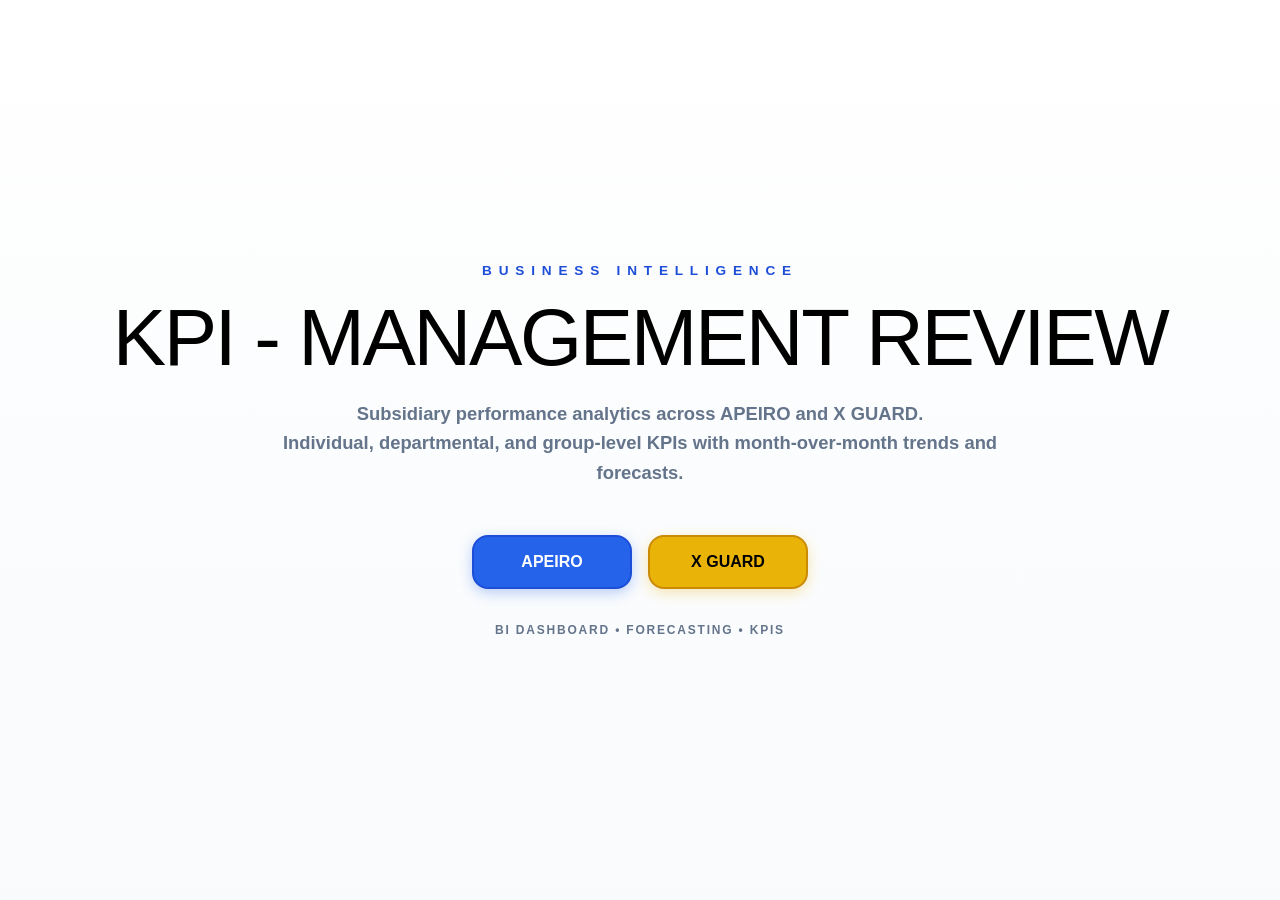
<file: kpi_backups/index-before-animated-bi.html>
<!DOCTYPE html>
<html lang="en">
<head>
    <meta charset="UTF-8">
    <meta name="viewport" content="width=device-width, initial-scale=1.0">
    <title>KPI - Management Review | BI Dashboard</title>
    <style>
        * { box-sizing: border-box; margin: 0; padding: 0; }
        html { scroll-behavior: smooth; }
        body {
            font-family: -apple-system, BlinkMacSystemFont, 'Segoe UI', Roboto, 'Helvetica Neue', Arial, sans-serif;
            background: #ffffff;
            color: #000000;
            line-height: 1.5;
            overflow-x: hidden;
        }
        h1,h2,h3,.font-bold,.font-extrabold,.font-black,.display-font {
            font-family: -apple-system, BlinkMacSystemFont, 'Segoe UI', Roboto, 'Helvetica Neue', Arial, sans-serif;
            font-weight: 800;
            color: #000000;
        }
        .page { display: none; min-height: 100vh; width: 100%; }
        .page.active { display: block; }

        /* ---------- Landing ---------- */
        .landing {
            height: 100vh;
            display: flex;
            flex-direction: column;
            align-items: center;
            justify-content: center;
            text-align: center;
            padding: 2rem;
            background: linear-gradient(180deg, #ffffff 0%, #f8fafc 100%);
        }
        .brand-kicker {
            font-size: 0.85rem; letter-spacing: 0.5em; text-transform: uppercase;
            color: #1d4ed8; font-weight: 800; margin-bottom: 1rem;
        }
        .brand-title {
            font-size: clamp(2.5rem, 9vw, 5rem); line-height: 1.02; margin: 0 0 1.25rem 0; letter-spacing: -0.03em;
            color: #000000;
        }
        .brand-subtitle {
            font-size: 1.15rem; color: #64748b;
            max-width: 46rem; margin: 0 auto 3rem auto; line-height: 1.6; font-weight: 600;
        }
        .cta-group { display: flex; gap: 1rem; justify-content: center; flex-wrap: wrap; }
        .btn-company {
            padding: 1rem 2rem; border-radius: 1rem; font-weight: 800;
            font-size: 1rem; cursor: pointer; border: 2px solid; outline: none;
            min-width: 160px; transition: all 0.2s;
        }
        .btn-apeiro { background: #2563eb; color: #fff; border-color: #1d4ed8; box-shadow: 0 4px 14px rgba(37,99,235,0.3); }
        .btn-xguard { background: #eab308; color: #000; border-color: #ca8a04; box-shadow: 0 4px 14px rgba(234,179,8,0.3); }
        .btn-company:hover { transform: translateY(-3px); filter: brightness(1.1); }
        .landing-hint { margin-top: 2rem; font-size: 0.75rem; color: #64748b; letter-spacing: 0.15em; text-transform: uppercase; font-weight: 700; }

        /* ---------- Company shell ---------- */
        .company-shell {
            min-height: 100vh;
            padding: 2.5rem 1.5rem 3rem; max-width: 1500px; margin: 0 auto; width: 100%;
            background: #ffffff;
        }
        .nav-bar { display: flex; align-items: center; gap: 1rem; margin-bottom: 2rem; }
        .back-btn {
            background: #f8fafc; border: 1px solid #e2e8f0;
            color: #000; padding: 0.5rem 1rem; border-radius: 0.75rem;
            font-size: 0.85rem; font-weight: 700; cursor: pointer;
        }
        .back-btn:hover { background: #f1f5f9; }
        .page-header { display: flex; align-items: center; gap: 1rem; margin-bottom: 0.5rem; }
        .page-title { font-size: clamp(1.5rem, 4vw, 2rem); letter-spacing: -0.02em; }
        .company-tag {
            font-size: 0.7rem; text-transform: uppercase; letter-spacing: 0.15em;
            padding: 0.2rem 0.75rem; border-radius: 999px; font-weight: 800; border: 1px solid;
        }
        .tag-apeiro { background: #dbeafe; color: #1d4ed8; border-color: #2563eb; }
        .tag-xguard { background: #fef3c7; color: #ca8a04; border-color: #eab308; }
        .page-subtitle { color: #64748b; font-size: 0.95rem; margin: 0 0 1.5rem 0; font-weight: 600; }
        .divider { height: 1px; background: #e2e8f0; margin: 1.5rem 0 2rem 0; }

        /* Data banner */
        .data-banner {
            display: flex; align-items: center; gap: 1rem;
            background: #dbeafe; border: 1px solid #2563eb;
            border-radius: 0.75rem; padding: 1rem 1.5rem; margin-bottom: 1.5rem;
        }
        .data-banner.xguard { background: #fef3c7; border-color: #eab308; }
        .data-banner .dot { width: 12px; height: 12px; border-radius: 50%; background: #1d4ed8; flex-shrink: 0; }
        .data-banner.xguard .dot { background: #ca8a04; }
        .data-banner span { font-weight: 700; font-size: 0.9rem; color: #000; }

        /* KPI scorecards */
        .kpi-grid { display: grid; grid-template-columns: repeat(auto-fit, minmax(200px, 1fr)); gap: 1rem; margin-bottom: 2rem; }
        .kpi-card {
            background: #ffffff; border: 1px solid #e2e8f0; border-radius: 1rem; padding: 1.25rem;
            position: relative; overflow: hidden; transition: transform 0.2s;
        }
        .kpi-card:hover { transform: translateY(-3px); box-shadow: 0 10px 25px -5px rgba(0,0,0,0.08); border-color: #cbd5e1; }
        .kpi-card::before {
            content: ""; position: absolute; top: 0; left: 0; width: 100%; height: 4px;
            background: linear-gradient(90deg, #2563eb, #eab308); opacity: 0; transition: opacity 0.2s;
        }
        .kpi-card:hover::before { opacity: 1; }
        .kpi-label { font-size: 0.7rem; text-transform: uppercase; letter-spacing: 0.14em; color: #64748b; margin-bottom: 0.5rem; font-weight: 700; }
        .kpi-value { font-size: 2rem; font-weight: 800; color: #000; line-height: 1.1; }
        .kpi-sub { font-size: 0.8rem; margin-top: 0.35rem; display: flex; align-items: center; gap: 0.3rem; }
        .trend-up { color: #15803d; } .trend-down { color: #dc2626; } .trend-neutral { color: #64748b; }

        /* Sections */
        .section { margin-bottom: 2.5rem; }
        .section-header { display: flex; align-items: center; gap: 0.6rem; margin-bottom: 1rem; flex-wrap: wrap; }
        .section-title { font-size: 1.1rem; font-weight: 700; color: #000; }
        .dot { width: 8px; height: 8px; border-radius: 50%; background: #2563eb; }
        .dot-xguard { background: #eab308; }

        /* CSS-based bar charts (no external library needed) */
        .chart-grid { display: grid; gap: 1.25rem; margin-bottom: 1rem; }
        .chart-grid-2 { grid-template-columns: repeat(auto-fit, minmax(320px, 1fr)); }
        .chart-card {
            background: #ffffff; border: 1px solid #e2e8f0; border-radius: 1rem; padding: 1.25rem;
            display: flex; flex-direction: column;
        }
        .chart-card h4 { margin: 0 0 1rem 0; font-size: 0.8rem; font-weight: 700; text-transform: uppercase; color: #64748b; letter-spacing: 0.05em; }
        .css-chart { width: 100%; height: 220px; display: flex; align-items: flex-end; gap: 12px; padding-bottom: 30px; position: relative; }
        .css-bar { flex: 1; background: #cbd5e1; border-radius: 4px 4px 0 0; position: relative; transition: height 0.5s ease; }
        .css-bar.apeiro { background: #2563eb; }
        .css-bar.xguard { background: #eab308; }
        .css-bar-label { position: absolute; bottom: -24px; left: 50%; transform: translateX(-50%); font-size: 0.7rem; color: #64748b; font-weight: 700; white-space: nowrap; }
        .css-bar-value { position: absolute; top: -20px; left: 50%; transform: translateX(-50%); font-size: 0.7rem; font-weight: 800; color: #000; }
        .css-doughnut { width: 160px; height: 160px; border-radius: 50%; background: conic-gradient(#2563eb 0deg 120deg, #e2e8f0 120deg 360deg); margin: 0 auto; position: relative; }
        .css-doughnut::after { content: ''; position: absolute; top: 22px; left: 22px; right: 22px; bottom: 22px; border-radius: 50%; background: #fff; z-index: 1; }
        .css-doughnut-text { position: absolute; top: 50%; left: 50%; transform: translate(-50%, -50%); z-index: 2; text-align: center; }
        .css-doughnut-num { font-size: 1.5rem; font-weight: 800; color: #000; display: block; }
        .css-doughnut-lbl { font-size: 0.7rem; color: #64748b; font-weight: 700; }
        .css-line { width: 100%; height: 180px; position: relative; border-bottom: 1px solid #e2e8f0; border-left: 1px solid #e2e8f0; margin-bottom: 20px; }
        .css-line-point { position: absolute; width: 10px; height: 10px; background: #2563eb; border-radius: 50%; border: 2px solid #fff; box-shadow: 0 2px 4px rgba(0,0,0,0.1); }
        .css-line-label { position: absolute; bottom: -25px; font-size: 0.7rem; color: #64748b; font-weight: 700; }

        /* Tables */
        .table-wrap { overflow-x: auto; background: #ffffff; border: 1px solid #e2e8f0; border-radius: 1rem; margin-bottom: 1rem; }
        table { width: 100%; border-collapse: collapse; font-size: 0.85rem; }
        th { text-align: left; padding: 0.8rem 1rem; color: #64748b; font-weight: 700; text-transform: uppercase; letter-spacing: 0.08em; font-size: 0.7rem; border-bottom: 2px solid #e2e8f0; background: #f8fafc; }
        td { padding: 0.8rem 1rem; border-bottom: 1px solid rgba(0,0,0,0.05); color: #000; }
        tr:last-child td { border-bottom: none; }
        tr:hover td { background: #f8fafc; }
        .ach-badge { display: inline-block; padding: 0.15rem 0.6rem; border-radius: 999px; font-size: 0.75rem; font-weight: 800; }
        .ach-good { background: #dcfce7; color: #15803d; border: 1px solid #86efac; }
        .ach-warn { background: #fef3c7; color: #d97706; border: 1px solid #fcd34d; }
        .ach-bad { background: #fee2e2; color: #dc2626; border: 1px solid #fca5a5; }
        .emp-col { font-weight: 800; color: #000; }

        /* Employee cards */
        .emp-grid { display: grid; grid-template-columns: repeat(auto-fill, minmax(280px, 1fr)); gap: 1rem; margin-bottom: 1rem; }
        .emp-card {
            background: #ffffff; border: 1px solid #e2e8f0; border-radius: 1rem; padding: 1.25rem;
            transition: all 0.2s; position: relative; overflow: hidden;
        }
        .emp-card::before {
            content: ""; position: absolute; top: 0; left: 0; width: 4px; height: 100%;
            background: #2563eb; opacity: 0; transition: opacity 0.2s;
        }
        .emp-card.xguard::before { background: #eab308; }
        .emp-card:hover { transform: translateY(-4px); border-color: #cbd5e1; box-shadow: 0 12px 28px -6px rgba(0,0,0,0.1); }
        .emp-card:hover::before { opacity: 1; }
        .emp-header { display: flex; align-items: center; gap: 1rem; margin-bottom: 1rem; }
        .emp-avatar { width: 40px; height: 40px; border-radius: 50%; background: #2563eb; color: #fff; display: flex; align-items: center; justify-content: center; font-weight: 800; font-size: 1rem; box-shadow: 0 4px 12px rgba(37,99,235,0.35); }
        .emp-card.xguard .emp-avatar { background: #eab308; color: #000; box-shadow: 0 4px 12px rgba(234,179,8,0.35); }
        .emp-info h3 { margin: 0; font-size: 1rem; font-weight: 800; color: #000; }
        .emp-info p { margin: 0.1rem 0 0; font-size: 0.7rem; color: #64748b; text-transform: uppercase; letter-spacing: 0.08em; font-weight: 700; }
        .emp-stats { display: flex; gap: 0.6rem; margin-top: 1rem; }
        .emp-stat { flex: 1; background: #f8fafc; border-radius: 0.75rem; padding: 0.6rem; text-align: center; border: 1px solid #e2e8f0; }
        .emp-stat .num { display: block; font-size: 1.1rem; font-weight: 800; color: #000; }
        .emp-stat .lbl { font-size: 0.6rem; color: #64748b; text-transform: uppercase; letter-spacing: 0.08em; margin-top: 0.1rem; font-weight: 700; }

        /* Department cards */
        .dept-grid { display: grid; grid-template-columns: repeat(auto-fill, minmax(260px, 1fr)); gap: 1rem; margin-bottom: 1rem; }
        .dept-card { background: #ffffff; border: 1px solid #e2e8f0; border-radius: 1rem; padding: 1rem; }
        .dept-card.xguard { border-left: 4px solid #eab308; }
        .dept-card h4 { margin: 0 0 0.4rem 0; font-size: 0.95rem; color: #000; font-weight: 800; }
        .dept-card .dept-head { font-size: 0.7rem; color: #1d4ed8; font-weight: 800; text-transform: uppercase; letter-spacing: 0.08em; margin-bottom: 0.4rem; display: block; }
        .dept-card.xguard .dept-head { color: #ca8a04; }
        .dept-card .metric { font-size: 0.75rem; color: #64748b; margin: 0.15rem 0; font-weight: 600; }
        .dept-card .highlight { font-size: 1.25rem; font-weight: 800; margin-top: 0.4rem; color: #000; }

        /* Tabs */
        .tabs { display: flex; gap: 0; margin: 1.5rem 0 1rem 0; border-bottom: 2px solid #e2e8f0; overflow-x: auto; }
        .tab { padding: 0.7rem 1.4rem; color: #64748b; font-weight: 700; font-size: 0.85rem; cursor: pointer; border-bottom: 2px solid transparent; white-space: nowrap; transition: all 0.2s; }
        .tab.active { color: #1d4ed8; border-bottom-color: #2563eb; }
        .tab.xguard.active { color: #ca8a04; border-bottom-color: #eab308; }
        .tab:hover { color: #000; background: #f8fafc; }
        .tab-panel { display: none; }
        .tab-panel.active { display: block; }

        /* Empty state */
        .empty-state { text-align: center; padding: 3rem 1rem; color: #64748b; border: 1px dashed #e2e8f0; border-radius: 1rem; background: #f8fafc; }
        .empty-state h3 { color: #000; margin-bottom: 0.5rem; font-weight: 800; }

        /* Forecast */
        .forecast-panel { background: #ffffff; border: 1px solid #e2e8f0; border-radius: 1rem; padding: 1.25rem; display: grid; grid-template-columns: repeat(auto-fit, minmax(180px, 1fr)); gap: 1rem; }
        .forecast-item { text-align: center; }
        .forecast-item .label { font-size: 0.7rem; text-transform: uppercase; letter-spacing: 0.12em; color: #64748b; margin-bottom: 0.3rem; font-weight: 700; }
        .forecast-item .value { font-size: 1.4rem; font-weight: 800; color: #000; }
        .forecast-item .delta { font-size: 0.7rem; margin-top: 0.2rem; font-weight: 600; }

        /* Subsidiary */
        .sub-matrix { display: grid; grid-template-columns: repeat(auto-fit, minmax(250px, 1fr)); gap: 1rem; margin-bottom: 1rem; }
        .sub-card { background: #ffffff; border: 1px solid #e2e8f0; border-radius: 1rem; padding: 1rem; text-align: center; }
        .sub-card h4 { margin: 0 0 0.4rem 0; font-size: 1rem; color: #000; font-weight: 800; }
        .sub-card .metric { font-size: 0.8rem; color: #64748b; margin: 0.15rem 0; font-weight: 600; }
        .sub-card .highlight { font-size: 1.25rem; font-weight: 800; margin-top: 0.4rem; color: #000; }

        @media (max-width: 640px) {
            .company-shell { padding: 1.5rem 1rem 2rem; }
            .cta-group { flex-direction: column; align-items: center; }
            .btn-company { width: 100%; max-width: 240px; }
            .kpi-grid { grid-template-columns: 1fr; }
            .chart-grid-2 { grid-template-columns: 1fr; }
        }
        /* Live-sheet controls, quality notices and accessible horizontal charts */
        .small-eyebrow { font-size:.68rem; font-weight:800; letter-spacing:.13em; color:#94a3b8; }
        .review-toolbar { display:flex; align-items:end; flex-wrap:wrap; gap:.8rem; margin:0 0 1rem; }
        .control-group { display:flex; flex-direction:column; gap:.3rem; }
        .control-group label,.filter-row label { color:#64748b; font-size:.68rem; font-weight:800; letter-spacing:.1em; }
        select { min-height:42px; min-width:220px; padding:.55rem 2rem .55rem .8rem; background:#fff; color:#0f172a; border:1px solid #cbd5e1; border-radius:.6rem; font:700 .87rem inherit; font-size:.87rem; font-weight:700; }
        select:focus-visible,button:focus-visible { outline:3px solid #93c5fd; outline-offset:2px; }
        .refresh-btn { min-height:42px; padding:.55rem 1rem; border-radius:.6rem; border:1px solid #cbd5e1; background:#f8fafc; color:#0f172a; font-size:.86rem; font-weight:800; cursor:pointer; }
        .refresh-btn:hover { background:#eef2ff; }
        .refresh-btn:disabled { cursor:wait; opacity:.6; }
        .sync-note { color:#64748b; font-size:.74rem; font-weight:600; line-height:1.4; padding:.4rem 0; }
        .quality-note { display:none; padding:.85rem 1rem; background:#fffbeb; border:1px solid #fcd34d; border-radius:.7rem; color:#713f12; font-size:.79rem; font-weight:650; margin:0 0 1.4rem; }
        .quality-note ul { margin:.25rem 0 0 1.15rem; } .quality-note li + li { margin-top:.3rem; }
        .section-note { color:#94a3b8; font-size:.76rem; font-weight:700; margin-left:auto; }
        .bar-list { display:flex; flex-direction:column; gap:.7rem; min-height:7rem; justify-content:center; }
        .bar-row { display:grid; grid-template-columns:minmax(92px, 145px) minmax(30px,1fr) 72px; gap:.65rem; align-items:center; font-size:.78rem; font-weight:700; }
        .bar-name { overflow:hidden; text-overflow:ellipsis; white-space:nowrap; color:#334155; }
        .bar-track { height:9px; background:#eef2f7; border-radius:99px; overflow:hidden; }
        .bar-fill { height:100%; border-radius:99px; background:#2563eb; }
        .bar-fill.xguard { background:#eab308; }
        .bar-number { text-align:right; color:#0f172a; white-space:nowrap; font-weight:800; }
        .bar-empty { color:#94a3b8; font-size:.8rem; font-weight:650; padding:1rem 0; }
        .donut-wrap { display:flex; flex-direction:column; align-items:center; justify-content:center; min-height:190px; }
        .mini-note { color:#64748b; font-size:.75rem; line-height:1.5; font-weight:600; margin-top:.7rem; }
        .methodology { margin:.75rem .1rem 0; }
        .comparison-note { margin:0 0 1rem; }
        .emp-card { text-align:left; cursor:pointer; font:inherit; color:inherit; }
        .emp-card.selected { border:2px solid #2563eb; padding:calc(1.25rem - 1px); }
        .emp-card.xguard.selected { border-color:#ca8a04; }
        .emp-stat .num { line-height:1.2; } .emp-stat .lbl { line-height:1.2; }
        .filter-row { display:flex; flex-wrap:wrap; align-items:center; gap:.65rem; margin:1rem 0; }
        .filter-row select { min-width:180px; min-height:37px; }
        .filter-row .mini-note { margin:0; }
        td { vertical-align:top; overflow-wrap:anywhere; }
        td.kpi-area { min-width:220px; } td.target-cell { min-width:105px; }
        td.notes-cell { min-width:105px; max-width:240px; }
        details summary { color:#1d4ed8; font-weight:800; cursor:pointer; white-space:nowrap; }
        details .note-text { white-space:pre-wrap; font-size:.76rem; color:#475569; margin-top:.45rem; }
        .calc-tag,.review-tag { display:inline-block; font-size:.65rem; font-weight:800; color:#64748b; margin-top:.2rem; }
        .review-tag { color:#b45309; }
        .ach-muted { background:#f1f5f9; color:#64748b; border:1px solid #e2e8f0; }
        .footer-note { margin-top:2.5rem; padding-top:1rem; border-top:1px solid #e2e8f0; color:#94a3b8; font-size:.72rem; font-weight:600; }
        .forecast-panel { margin-top:1rem; }
        .forecast-item .value { overflow-wrap:anywhere; }
        .tab[hidden] { display:none !important; }
        @media (max-width:640px) { .section-note { width:100%; margin-left:0; } .review-toolbar { align-items:stretch; } .control-group, .control-group select, .refresh-btn { width:100%; } .sync-note { width:100%; } .bar-row { grid-template-columns:minmax(80px,110px) minmax(25px,1fr) 65px; } }
    </style>
</head>
<body>

    <!-- ================= LANDING PAGE ================= -->
    <div class="page active" id="landing">
        <div class="landing">
            <div class="brand-kicker">Business Intelligence</div>
            <div class="brand-title">KPI - MANAGEMENT REVIEW</div>
            <div class="brand-subtitle">
                Subsidiary performance analytics across APEIRO and X GUARD.<br>
                Individual, departmental, and group-level KPIs with month-over-month trends and forecasts.
            </div>
            <div class="cta-group">
                <button class="btn-company btn-apeiro" onclick="openCompany('apeiro')">APEIRO</button>
                <button class="btn-company btn-xguard" onclick="openCompany('xguard')">X GUARD</button>
            </div>
            <div class="landing-hint">BI Dashboard &bull; Forecasting &bull; KPIs</div>
        </div>
    </div>

    <!-- ================= COMPANY PAGE ================= -->
    <div class="page" id="company-page">
        <div class="company-shell">
            <nav class="nav-bar">
                <button class="back-btn" onclick="goHome()">&#8592; Back to Review</button>
                <span class="small-eyebrow">MANAGEMENT REVIEW / <span id="nav-company">APEIRO</span></span>
            </nav>
            <div class="page-header">
                <div>
                    <h1 class="page-title" id="company-name">APEIRO</h1>
                    <span class="company-tag tag-apeiro" id="company-tag">Operations</span>
                </div>
            </div>
            <p class="page-subtitle" id="company-subtitle">KPI Management Review</p>
            <div class="divider"></div>

            <div class="data-banner" id="data-banner" role="status" aria-live="polite">
                <span class="dot"></span><span id="data-banner-text">Connecting to the published Google Sheet...</span>
            </div>
            <div class="review-toolbar">
                <div class="control-group"><label for="period-select">REPORTING MONTH</label><select id="period-select" onchange="changePeriod(this.value)"><option>Loading…</option></select></div>
                <button class="refresh-btn" id="refresh-btn" onclick="refreshSheet()">&#8635; Refresh Google Sheet</button>
                <div class="sync-note" id="last-checked">Updates when opened and every 5 minutes while open.</div>
            </div>
            <div class="quality-note" id="quality-note"></div>

            <div class="section"><div class="kpi-grid" id="exec-scorecards"></div></div>
            <div class="section">
                <div class="section-header"><h2 class="section-title"><span class="dot"></span> Performance overview</h2><span class="section-note">Selected month · available records only</span></div>
                <div class="chart-grid chart-grid-2">
                    <div class="chart-card"><h4>Average recorded % by employee</h4><div class="bar-list" id="css-emp-bar"></div></div>
                    <div class="chart-card"><h4>Assessable KPI status</h4><div class="donut-wrap"><div class="css-doughnut" id="css-doughnut"><div class="css-doughnut-text"><span class="css-doughnut-num" id="doughnut-num">—</span><span class="css-doughnut-lbl" id="doughnut-lbl">no assessment</span></div></div><p class="mini-note" id="status-coverage"></p></div></div>
                </div>
                <p class="mini-note methodology">Percentages are an unweighted average of available recorded percentages and, where appropriate, actual/target ratios. KPIs differ in meaning; compare with care. Status is shown only when reported or calculable from comparable numeric values.</p>
            </div>
            <div class="section">
                <div class="section-header"><h2 class="section-title"><span class="dot"></span> History &amp; indicative forecast</h2></div>
                <div class="chart-grid chart-grid-2">
                    <div class="chart-card"><h4>Recorded % by month</h4><div class="bar-list" id="css-trend"></div><p class="mini-note">The employees and KPIs represented can change between months.</p></div>
                    <div class="chart-card"><h4>Records by employee</h4><div class="bar-list" id="css-variance"></div><p class="mini-note">A missing month is not treated as zero.</p></div>
                </div>
                <div class="forecast-panel" id="forecast-panel"></div>
                <p class="mini-note">Forecast is a simple next-period extrapolation of matched employee/KPI pairs. It is illustrative only, not a reliable prediction or confidence estimate.</p>
            </div>
            <div class="tabs">
                <button class="tab active" id="individual-tab" onclick="switchTab(this,'individual')">Individual KPIs</button>
                <button class="tab" id="department-tab" onclick="switchTab(this,'department')">Departmental Breakdown</button>
                <button class="tab" id="subsidiary-tab" onclick="switchTab(this,'subsidiary')">Subsidiary View</button>
            </div>
            <div class="tab-panel active" id="tab-individual">
                <div class="emp-grid" id="emp-leaderboard"></div>
                <div class="filter-row"><label for="employee-filter">Show employee</label><select id="employee-filter" onchange="changeEmployee(this.value)"></select><span class="mini-note">Select a card or use this filter to see individual records.</span></div>
                <div class="table-wrap"><table>
                    <thead><tr><th>Employee</th><th>Department</th><th>KPI area</th><th>Target</th><th>Actual / result</th><th>Recorded %</th><th>Vs previous</th><th>Status</th><th>Notes</th></tr></thead>
                    <tbody id="kpi-table-body"></tbody>
                </table></div>
                <p class="mini-note">“Calculated” status assumes a higher numeric actual is better. A dash means the sheet did not provide enough information. Conflicting percentages and duplicate month sections are marked for review.</p>
            </div>
            <div class="tab-panel" id="tab-department">
                <div class="chart-grid chart-grid-2">
                    <div class="chart-card"><h4>Department recorded %</h4><div class="bar-list" id="css-dept"></div></div>
                    <div class="chart-card"><h4>Assessed KPIs met</h4><div class="bar-list" id="css-dept-met"></div></div>
                </div>
                <div class="dept-grid" id="dept-cards"></div>
                <p class="mini-note">Uthpala is listed in Admin and HR &amp; Recruitment; the recruitment KPIs are counted under HR &amp; Recruitment only. Nimmi’s cross-department leadership KPIs appear individually, not in each department’s totals. Department memberships can overlap.</p>
                <div class="table-wrap"><table>
                    <thead><tr><th>Department</th><th>Team members</th><th>Head</th><th>Recorded %</th><th>Met / assessed</th><th>Records</th></tr></thead>
                    <tbody id="dept-table-body"></tbody>
                </table></div>
            </div>
            <div class="tab-panel" id="tab-subsidiary">
                <div class="section-header"><h2 class="section-title"><span class="dot dot-xguard"></span> Subsidiary comparison: X GUARD &rarr; APEIRO</h2></div>
                <p class="mini-note comparison-note">Same selected month; missing people are excluded. Companies use different KPIs, so these indicative averages are not a like-for-like ranking.</p>
                <div class="sub-matrix" id="subsidiary-matrix"></div>
                <div class="chart-card" style="margin-top:1rem;"><h4>Average recorded %</h4><div class="bar-list" id="css-subsidiary"></div></div>
            </div>
            <p class="footer-note">Data source: publicly published Google Sheet. This dashboard does not require or store a Google password or access token.</p>
        </div>
    </div>

    <script>
/* KPI dashboard. All results come from the published Google Sheet at runtime.
   No credentials or historical personnel records are embedded in this file. */
const SHEET_BASE = 'https://docs.google.com/spreadsheets/d/e/2PACX-1vRM1HUPM1oAFn8z4omtD_OSPqYIAThpZypwjh32h1t0eqIdaX_XgsUmUEGj-wTcbWvaRsujAWBjXuyS/pub';
const MONTHS = ['January','February','March','April','May','June','July','August','September','October','November','December'];
const EMPLOYEES = [
    {id:'sumudu',name:'Sumudu',avatar:'SU',company:'apeiro',dept:'Operations',role:'Operations',gid:'2075064548',layout:'sumudu'},
    {id:'heshani',name:'Heshani',avatar:'HE',company:'apeiro',dept:'Operations',role:'Operations',gid:'524146754',layout:'heshani'},
    {id:'steve',name:'Steve',avatar:'ST',company:'apeiro',dept:'Operations',role:'Operations',gid:'0',layout:'steve'},
    {id:'dewapriya',name:'Dewapriya',avatar:'DW',company:'xguard',dept:'Operations',role:'Executive Officer',gid:'2041234844',layout:'operations',kpiDept:'Operations'},
    {id:'malintha',name:'Malintha',avatar:'ML',company:'xguard',dept:'Operations',role:'Executive Officer',gid:'1698747401',layout:'operations',kpiDept:'Operations'},
    {id:'geeth',name:'Geeth',avatar:'GE',company:'xguard',dept:'Admin',role:'Admin',gid:'1700505898',layout:'admin',kpiDept:'Admin'},
    {id:'uthpala',name:'Uthpala Chandrasekara',avatar:'UC',company:'xguard',dept:'Admin / HR & Recruitment',role:'Admin / HR & Recruitment',gid:'1364928466',layout:'recruitment',kpiDept:'HR & Recruitment'},
    {id:'ramal',name:'Ramal',avatar:'RA',company:'xguard',dept:'HR & Recruitment',role:'HR & Recruitment',gid:'1523144763',layout:'ramal',kpiDept:'HR & Recruitment'},
    {id:'ravira',name:'Ravira',avatar:'RV',company:'xguard',dept:'Finance',role:'Finance',gid:'446762719',layout:'finance',kpiDept:'Finance'},
    {id:'nimmi',name:'Nimmi',avatar:'NI',company:'xguard',dept:'Leadership / cross-department',role:'Head of Admin, HR & Recruitment and Finance',gid:'441945496',layout:'head',kpiDept:null}
];
const COMPANIES = {
    apeiro:{name:'APEIRO',tag:'Operations Department',tagClass:'tag-apeiro',color:'#2563eb',subtitle:'All APEIRO members are in Operations. No departmental breakdown is required.'},
    xguard:{name:'X GUARD',tag:'KPI Management Review',tagClass:'tag-xguard',color:'#eab308',subtitle:'Operations, Admin, HR & Recruitment, and Finance.'}
};
const DEPARTMENTS = [
    {name:'Operations',head:'—',memberIds:['dewapriya','malintha']},
    {name:'Admin',head:'Nimmi',memberIds:['geeth','uthpala']},
    {name:'HR & Recruitment',head:'Nimmi',memberIds:['uthpala','ramal']},
    {name:'Finance',head:'Nimmi',memberIds:['ravira']}
];
const state = {
    currentCompany:null,
    periodByCompany:{apeiro:null,xguard:null},
    selectedEmployee:'all',
    records:Object.fromEntries(EMPLOYEES.map(e=>[e.id,[]])),
    source:Object.fromEntries(EMPLOYEES.map(e=>[e.id,{status:'loading',lastSuccess:null}])),
    refreshing:false,
    lastChecked:null
};
const $ = id => document.getElementById(id);
const esc = value => String(value ?? '').replace(/[&<>"']/g, ch => ({'&':'&amp;','<':'&lt;','>':'&gt;','"':'&quot;',"'":'&#39;'}[ch]));
const text = value => String(value ?? '').trim();
const byId = id => EMPLOYEES.find(e=>e.id===id);
const peopleFor = company => EMPLOYEES.filter(e=>e.company===company);
const pctText = n => Number.isFinite(n) ? `${Number(n.toFixed(1)).toLocaleString()}%` : '—';
const numberText = n => Number.isFinite(n) ? Number(n.toFixed(1)).toLocaleString() : '—';
const mean = nums => nums.length ? nums.reduce((a,b)=>a+b,0)/nums.length : null;

// RFC 4180-style CSV parser: quoted commas, doubled quotes, and multiline cells.
function parseCsv(input) {
    const s=String(input).replace(/^\uFEFF/, '');
    const rows=[]; let row=[], cell='', quoted=false;
    for(let i=0;i<s.length;i++){
        const ch=s[i];
        if(quoted){
            if(ch==='"'){
                if(s[i+1]==='"'){cell+='"';i++;} else quoted=false;
            } else cell+=ch;
        } else if(ch==='"' && cell==='') quoted=true;
        else if(ch===','){row.push(cell);cell='';}
        else if(ch==='\n' || ch==='\r'){
            row.push(cell); rows.push(row); row=[]; cell='';
            if(ch==='\r' && s[i+1]==='\n')i++;
        } else cell+=ch;
    }
    if(quoted)throw new Error('The CSV contains an unfinished quoted cell.');
    if(cell!=='' || row.length){row.push(cell);rows.push(row);}
    return rows;
}
function periodFrom(raw){
    const original=text(raw); if(!original)return null;
    const iso=original.match(/^(20\d{2})[-/](0?[1-9]|1[0-2])$/);
    if(iso){const year=Number(iso[1]),month=Number(iso[2]);return {year,month,key:`${year}-${String(month).padStart(2,'0')}`};}
    const normalized=original.toLowerCase().replace(/[’']/g,'').trim();
    const first=(normalized.match(/^[a-z]+/)||[])[0]; if(!first)return null;
    const index=['jan','feb','mar','apr','may','jun','jul','aug','sep','oct','nov','dec'].findIndex(m=>first.startsWith(m));
    if(index<0)return null;
    const foundYear=normalized.match(/\b(20\d{2})\b/);
    const year=foundYear?Number(foundYear[1]):null,month=index+1;
    return {year,month,key:`${year===null?'unknown':year}-${String(month).padStart(2,'0')}`};
}
function periodByKey(key){
    if(!key)return null;
    const [y,m]=key.split('-'),month=Number(m); if(!month || month>12)return null;
    return {key,month,year:y==='unknown'?null:Number(y)};
}
function periodLabel(key,short=false){
    const p=periodByKey(key); if(!p)return 'No month available';
    const month=short?MONTHS[p.month-1].slice(0,3):MONTHS[p.month-1];
    return p.year===null ? `${month} · year not specified` : `${month} ${p.year}`;
}
function periodOrder(key){const p=periodByKey(key);return p ? (p.year||0)*12+p.month : -1;}
function previousKey(key){
    const p=periodByKey(key); if(!p)return null;
    // An unlabelled January/December boundary cannot be assigned to a year safely.
    if(p.month===1 && p.year===null)return null;
    const month=p.month===1?12:p.month-1,year=p.month===1?p.year-1:p.year;
    return `${year===null?'unknown':year}-${String(month).padStart(2,'0')}`;
}
function numeric(raw){
    const s=text(raw).replace(/,/g,'');
    const m=s.match(/^([+-]?(?:\d+(?:\.\d*)?|\.\d+))\s*(%+)?$/);
    return m?{value:Number(m[1]),unit:m[2]?'percent':'number'}:null;
}
function percent(raw){const n=numeric(raw);return n&&n.unit==='percent'?n.value:null;}
function comparison(target,actual){
    const t=numeric(target),a=numeric(actual);
    if(!t||!a||t.unit!==a.unit||t.value<=0)return null;
    return {ratio:(a.value/t.value)*100,met:a.value>=t.value};
}
function statusFrom(raw,allowYesNo=false){
    const s=text(raw).toLowerCase().replace(/\s+/g,' ');
    if(s==='not met'||s==='not achieved'||(allowYesNo&&s==='no'))return 'not-met';
    if(s==='met'||s==='achieved'||(allowYesNo&&s==='yes'))return 'met';
    return null;
}
function noteText(parts){
    return parts.map(([label,value])=>[label,text(value)])
        .filter(([,v])=>v && !/^(?:-|n\/?a|none)$/i.test(v))
        .map(([label,v])=>label?`${label}: ${v}`:v).join('\n');
}
function makeRecord(employee,period,section,r){
    const c=i=>text(r[i]);
    let kpi=c(1),description='',target='',actual='',reported=null,explicitStatus=null,notes='',reportedIsRatio=false;
    switch(employee.layout){
      case 'heshani':
        target=c(2); actual=c(3); reported=percent(c(4)); reportedIsRatio=reported!==null;
        notes=noteText([['',reported===null?c(4):''],['Reason',c(5)],['Notes',c(6)]]); break;
      case 'steve':
        target=c(2); actual=c(3); reported=percent(c(4)); reportedIsRatio=reported!==null;
        notes=noteText([['Reason',c(5)],['Notes',c(6)]]); break;
      case 'sumudu':
        target=c(3); actual=c(4); reported=percent(c(2)); reportedIsRatio=reported!==null;
        explicitStatus=statusFrom(c(2),true);
        notes=noteText([['Reason',c(5)],['Notes',c(6)]]); break;
      case 'recruitment':
        description=c(2); target=c(3); actual=c(4); reported=percent(c(5)); reportedIsRatio=reported!==null;
        explicitStatus=statusFrom(c(5)); break;
      case 'ramal':
        description=c(2); target=c(4); if(c(3))target+=target?` (${c(3)})`:c(3); actual=c(5);
        notes=noteText([['Reason',c(6)]]); break;
      case 'head':
        description=c(2); target=c(3); actual=c(4); explicitStatus=statusFrom(actual);
        notes=noteText([['Reason',c(5)],['Strategy',c(6)]]); break;
      case 'finance':
        target=c(2); actual=c(3); explicitStatus=statusFrom(actual);
        notes=noteText([['Reason',c(4)],['Strategy',c(5)]]); break;
      case 'admin':
        description=c(2); target=c(3); actual=c(4);
        notes=noteText([['',c(5)]]); break;
      case 'operations':
        description=c(2); target=c(3); actual=c(5);
        notes=noteText([['',c(6)]]); break;
      default: throw new Error('Unknown sheet layout.');
    }
    const cmp=comparison(target,actual);
    // Percentages in a named status/result column are taken as reported. If none
    // is provided, comparable target/actual values yield a ratio; otherwise an
    // explicitly %-labelled actual is displayed as the source's metric value.
    let score=reported,scoreKind=reported!==null?'reported':null;
    if(score===null && cmp){score=cmp.ratio;scoreKind='ratio';}
    if(score===null && !['head','finance'].includes(employee.layout)){
        const p=percent(actual); if(p!==null){score=p;scoreKind='reported-value';}
    }
    const scoreConflict=reportedIsRatio && reported!==null && cmp && Math.abs(reported-cmp.ratio)>1.1;
    let status=explicitStatus,statusBasis=explicitStatus?'reported':null,statusConflict=false;
    if(cmp){
        const calculated=cmp.met?'met':'not-met';
        if(explicitStatus && explicitStatus!==calculated)statusConflict=true;
        if(!status){status=calculated;statusBasis='calculated';}
    }
    return {employeeId:employee.id,period:period.key,section,kpi,description,target,actual,notes,
            score,scoreKind,scoreConflict:Boolean(scoreConflict),status,statusBasis,statusConflict,duplicate:false,sectionCount:1};
}
// The source uses several layouts. Reject changed column headings rather than
// silently reading a target, status, or remark from the wrong column.
function validateHeader(employee,row){
    const h=i=>text(row[i]).toLowerCase();
    const tests={
      heshani:[[1,/^kpi\b/],[2,/^target/],[3,/achievement|achieved/]],
      steve:[[1,/^kpi\b/],[2,/^target/],[3,/achievement|achieved/],[4,/remarks|%/]],
      sumudu:[[1,/^kpi\b/],[2,/^target/],[3,/achievement|achieved/],[4,/remarks|%/]],
      recruitment:[[1,/^kpi\b/],[2,/description/],[3,/^target/],[4,/achieved/],[5,/achievement|status/]],
      ramal:[[0,/^month/],[1,/^kpi\b/],[2,/description/],[3,/^target/],[4,/^target/],[5,/achieved/]],
      head:[[1,/^kpi\b/],[2,/description/],[3,/^target/],[4,/achievement.*status/],[5,/reason/],[6,/strategy/]],
      finance:[[1,/^kpi\b/],[2,/^target/],[3,/achievement.*status/],[4,/reason/],[5,/strategy/]],
      admin:[[1,/^kpi\b/],[2,/description/],[3,/^target/],[4,/achieved/],[5,/remarks/]],
      operations:[[1,/^kpi\b/],[2,/description/],[3,/^target/],[4,/frequency/],[5,/achievement|achieved/],[6,/remarks/]]
    };
    if(!(tests[employee.layout]||[]).every(([i,re])=>re.test(h(i))))throw new Error('Column headings changed; review this employee tab before using its results.');
}
function parseEmployeeCsv(raw,employee){
    const csv=parseCsv(raw);
    if(!csv.some(row=>row.some(cell=>/^kpi(?:\s|$)/i.test(text(cell)))))throw new Error('Expected KPI headings were not found.');
    const found=[],counts={}; let current=null,section=0,headers=0;
    if(employee.layout==='ramal'){
        validateHeader(employee,csv[0]||[]);
        for(const r of csv){
            const p=periodFrom(r[0]);
            if(p && text(r[1]) && !/^kpi\b/i.test(text(r[1])))found.push(makeRecord(employee,p,1,r));
        }
        // Ramal's layout is one month per row rather than separate header blocks.
        return found;
    }
    for(const r of csv){
        const p=periodFrom(r[0]);
        if(p && /^kpi(?:\s*area)?$/i.test(text(r[1]))){
            validateHeader(employee,r);
            current=p;counts[p.key]=(counts[p.key]||0)+1;section=counts[p.key];headers++;continue;
        }
        if(!current || !/^\d+[.)]?$/.test(text(r[0])) || !text(r[1]))continue;
        found.push(makeRecord(employee,current,section,r));
    }
    if(headers===0)throw new Error('The sheet has no recognisable month headers.');
    for(const rec of found){rec.sectionCount=counts[rec.period]||1;rec.duplicate=rec.sectionCount>1;}
    return found;
}
function allRecords(company){return peopleFor(company).flatMap(e=>state.records[e.id]||[]);}
function recordsFor(company,period){return allRecords(company).filter(r=>r.period===period);}
function availablePeriods(company){return [...new Set(allRecords(company).map(r=>r.period))].sort((a,b)=>periodOrder(b)-periodOrder(a));}
function summarize(records){
    const valid=records.filter(r=>!r.duplicate);
    const scored=valid.filter(r=>Number.isFinite(r.score)&&!r.scoreConflict);
    const assessed=valid.filter(r=>r.status && !r.statusConflict);
    const met=assessed.filter(r=>r.status==='met').length;
    return {rows:valid.length,scored:scored.length,avg:mean(scored.map(r=>r.score)),assessed:assessed.length,met,
            metRate:assessed.length?100*met/assessed.length:null,unassessed:valid.length-assessed.length};
}
function matchName(r){return `${r.employeeId}|${r.kpi.toLocaleLowerCase().replace(/\s+/g,' ').trim()}`;}
function uniqueScoreMap(rows){
    const groups=new Map();
    for(const r of rows.filter(x=>!x.duplicate&&!x.scoreConflict&&Number.isFinite(x.score))){
        const key=matchName(r);if(!groups.has(key))groups.set(key,[]);groups.get(key).push(r);
    }
    return new Map([...groups].filter(([,v])=>v.length===1).map(([k,v])=>[k,v[0]]));
}
function forecastFor(company,period){
    const previous=previousKey(period);if(!previous)return null;
    const curr=uniqueScoreMap(recordsFor(company,period)),prev=uniqueScoreMap(recordsFor(company,previous));
    const pairs=[];
    for(const [key,r] of curr){const older=prev.get(key);if(older&&older.scoreKind===r.scoreKind)pairs.push([older.score,r.score]);}
    if(pairs.length<3)return null;
    const oldAvg=mean(pairs.map(p=>p[0])),newAvg=mean(pairs.map(p=>p[1]));
    return {count:pairs.length,oldAvg,newAvg,forecast:Math.max(0,2*newAvg-oldAvg),previous};
}
function displayEmpty(message){return `<div class="bar-empty">${esc(message)}</div>`;}
function barList(id,items,color,asPercent=true){
    const el=$(id); if(!el)return;
    if(!items.length){el.innerHTML=displayEmpty('No data for this selection.');return;}
    const valid=items.map(i=>i.value).filter(Number.isFinite);
    const max=Math.max(1,...valid);
    el.innerHTML=items.map(i=>{
        const valid=Number.isFinite(i.value),width=valid?Math.max(0,Math.min(100,(i.value/max)*100)):0;
        const val=valid?(asPercent?pctText(i.value):numberText(i.value)):'—';
        return `<div class="bar-row"><span class="bar-name" title="${esc(i.label)}">${esc(i.label)}</span><div class="bar-track" aria-hidden="true"><div class="bar-fill ${color==='xguard'?'xguard':''}" style="width:${width}%"></div></div><span class="bar-number">${esc(val)}</span></div>`;
    }).join('');
}
function goHome(){document.querySelectorAll('.page').forEach(p=>p.classList.remove('active'));$('landing').classList.add('active');window.scrollTo(0,0);}
function openCompany(key){
    state.currentCompany=key;state.selectedEmployee='all';
    const company=COMPANIES[key];
    $('company-name').textContent=company.name;$('nav-company').textContent=company.name;
    $('company-tag').textContent=company.tag;$('company-tag').className='company-tag '+company.tagClass;
    $('company-subtitle').textContent=company.subtitle;
    $('department-tab').hidden=key==='apeiro';
    document.querySelectorAll('.page').forEach(p=>p.classList.remove('active'));
    $('company-page').classList.add('active');$('company-page').classList.toggle('xguard',key==='xguard');
    document.querySelectorAll('.tab').forEach(t=>{t.classList.remove('active');t.classList.toggle('xguard',key==='xguard');});
    $('individual-tab').classList.add('active');
    document.querySelectorAll('.tab-panel').forEach(p=>p.classList.remove('active'));$('tab-individual').classList.add('active');
    renderCompany();window.scrollTo(0,0);
}
function switchTab(btn,tabId){
    document.querySelectorAll('.tab').forEach(t=>t.classList.remove('active'));btn.classList.add('active');
    document.querySelectorAll('.tab-panel').forEach(p=>p.classList.remove('active'));$('tab-'+tabId).classList.add('active');
}
function changePeriod(period){state.periodByCompany[state.currentCompany]=period;state.selectedEmployee='all';renderCompany();}
function changeEmployee(id){state.selectedEmployee=id;renderEmployees();renderKpiTable();}
function selectEmployee(id){state.selectedEmployee=state.selectedEmployee===id?'all':id;renderEmployees();renderKpiTable();}
function populatePeriod(){
    const company=state.currentCompany,periods=availablePeriods(company),select=$('period-select');
    if(!periods.length){
        select.innerHTML=`<option value="">${state.refreshing?'Loading available months…':'No months loaded'}</option>`;select.disabled=true;
        state.periodByCompany[company]=null;return null;
    }
    select.disabled=false;
    if(!periods.includes(state.periodByCompany[company]))state.periodByCompany[company]=periods[0];
    select.innerHTML=periods.map(p=>`<option value="${esc(p)}">${esc(periodLabel(p))}</option>`).join('');
    select.value=state.periodByCompany[company];return select.value;
}
function renderSourceStatus(){
    const company=state.currentCompany,people=peopleFor(company),stats=people.map(e=>state.source[e.id]);
    const live=stats.filter(s=>s.status==='live').length,stale=stats.filter(s=>s.status==='stale').length;
    const missing=people.filter(e=>['unavailable','stale'].includes(state.source[e.id].status));
    let message;
    if(state.refreshing)message='Checking the published Google Sheet…';
    else if(live===people.length)message=`Connected to Google Sheet · ${live}/${people.length} employee tabs loaded.`;
    else if(stale)message=`${live}/${people.length} tabs loaded on the latest check. Some tabs use data from an earlier check in this browser session.`;
    else if(live===0)message='Could not reach the published Google Sheet. File previews can block network access; open the dashboard in an internet-connected browser or GitHub Pages.';
    else message=`${live}/${people.length} employee tabs loaded. ${missing.length?'Could not load: '+missing.map(e=>e.name).join(', ')+'.':''}`;
    $('data-banner').className='data-banner'+(company==='xguard'?' xguard':'');$('data-banner-text').textContent=message;
    $('last-checked').textContent=state.lastChecked?`Last checked ${state.lastChecked.toLocaleTimeString()} · published-sheet updates can take a few minutes.`:'Checks when opened and every 5 minutes while open.';
    $('refresh-btn').disabled=state.refreshing;$('refresh-btn').textContent=state.refreshing?'Refreshing…':'⟳ Refresh Google Sheet';
}
function renderQuality(period){
    const company=state.currentCompany,records=recordsFor(company,period),messages=[];
    if(records.some(r=>periodByKey(r.period)?.year===null))messages.push('The sheet names months but does not specify the year. They are sorted by calendar month, not confirmed chronology; choose the intended month.');
    const duplicates=[...new Set(records.filter(r=>r.duplicate).map(r=>byId(r.employeeId)?.name).filter(Boolean))];
    if(duplicates.length)messages.push(`${duplicates.join(', ')}: this month appears in more than one source section. The duplicate sections are shown in the table but excluded from totals until the month labels are corrected.`);
    const mismatched=records.filter(r=>r.scoreConflict||r.statusConflict).length;
    if(mismatched)messages.push(`${mismatched} record(s) have a source result or percentage that conflicts with the target/actual. They are marked for review; conflicting percentages are excluded from averages.`);
    if(!records.length && !state.refreshing && availablePeriods(company).length)messages.push('No rows were found for the selected month. Missing employee data is not counted as zero.');
    const q=$('quality-note');q.style.display=messages.length?'block':'none';q.innerHTML=messages.length?'<strong>Data notes</strong><ul>'+messages.map(m=>`<li>${esc(m)}</li>`).join('')+'</ul>':'';
}
function renderScorecards(period){
    const company=state.currentCompany,people=peopleFor(company),rows=recordsFor(company,period),s=summarize(rows);
    const withData=people.filter(e=>rows.some(r=>r.employeeId===e.id)).length;
    const f=forecastFor(company,period);
    $('exec-scorecards').innerHTML=`
      <div class="kpi-card"><div class="kpi-label">Team members</div><div class="kpi-value">${people.length}</div><div class="kpi-sub trend-neutral">${period?`${withData} with rows this month`:'No month loaded yet'}</div></div>
      <div class="kpi-card"><div class="kpi-label">KPI records</div><div class="kpi-value">${period?s.rows:'—'}</div><div class="kpi-sub trend-neutral">Excludes duplicate sections</div></div>
      <div class="kpi-card"><div class="kpi-label">Average recorded %</div><div class="kpi-value">${pctText(s.avg)}</div><div class="kpi-sub trend-neutral">${s.scored} usable numeric results</div></div>
      <div class="kpi-card"><div class="kpi-label">KPIs met rate</div><div class="kpi-value">${pctText(s.metRate)}</div><div class="kpi-sub trend-neutral">${s.met} / ${s.assessed} assessed</div></div>
      <div class="kpi-card"><div class="kpi-label">Indicative next period</div><div class="kpi-value">${f?pctText(f.forecast):'—'}</div><div class="kpi-sub trend-neutral">${f?`${f.count} comparable KPIs`:'Not enough comparable data'}</div></div>`;
}
function renderEmployees(){
    const company=state.currentCompany,period=state.periodByCompany[company],people=peopleFor(company),rows=recordsFor(company,period);
    $('emp-leaderboard').innerHTML=people.map(e=>{
        const own=rows.filter(r=>r.employeeId===e.id),s=summarize(own),hasAny=own.length>0,selected=state.selectedEmployee===e.id;
        const latest=[...new Set((state.records[e.id]||[]).map(r=>r.period))].sort((a,b)=>periodOrder(b)-periodOrder(a))[0];
        const note=state.source[e.id].status==='unavailable'?'Sheet tab could not be loaded':!period?(state.refreshing?'Loading employee tab…':'No sheet data loaded'):own.some(r=>r.duplicate)?'Duplicate month sections require review':hasAny?`${s.assessed} of ${s.rows} records have an assessable status`:latest?`No record for this month · another available section: ${periodLabel(latest,true)}`:'No record for this month';
        return `<button type="button" class="emp-card ${company==='xguard'?'xguard ':''}${selected?'selected':''}" onclick="selectEmployee('${esc(e.id)}')" aria-pressed="${selected}">
          <div class="emp-header"><div class="emp-avatar">${esc(e.avatar)}</div><div class="emp-info"><h3>${esc(e.name)}</h3><p>${esc(e.role)}</p></div></div>
          <div class="emp-stats"><div class="emp-stat"><span class="num">${pctText(s.avg)}</span><span class="lbl">Recorded %</span></div>
          <div class="emp-stat"><span class="num">${s.assessed?`${s.met}/${s.assessed}`:'—'}</span><span class="lbl">Met / assessed</span></div>
          <div class="emp-stat"><span class="num">${hasAny?s.rows:'—'}</span><span class="lbl">KPI records</span></div></div>
          <div class="mini-note">${esc(note)}</div></button>`;
    }).join('');
    const select=$('employee-filter');select.innerHTML='<option value="all">All employees</option>'+people.map(e=>`<option value="${esc(e.id)}">${esc(e.name)}</option>`).join('');select.value=state.selectedEmployee;
}
function statusHtml(r){
    if(r.statusConflict)return '<span class="ach-badge ach-warn">Review</span><br><span class="review-tag">Source conflicts</span>';
    if(!r.status)return '<span class="ach-badge ach-muted">Not assessed</span>';
    const klass=r.status==='met'?'ach-good':'ach-bad',label=r.status==='met'?'Met':'Not met';
    return `<span class="ach-badge ${klass}">${label}</span>${r.statusBasis==='calculated'?'<br><span class="calc-tag">Calculated</span>':''}`;
}
function previousDifference(r){
    if(r.duplicate||r.scoreConflict||!Number.isFinite(r.score))return '—';
    const pk=previousKey(r.period);if(!pk)return '—';
    const candidates=recordsFor(byId(r.employeeId).company,pk).filter(x=>matchName(x)===matchName(r)&&!x.duplicate&&!x.scoreConflict&&x.scoreKind===r.scoreKind&&Number.isFinite(x.score));
    if(candidates.length!==1)return '—';
    const delta=r.score-candidates[0].score;return `${delta>0?'+':''}${numberText(delta)} pp`;
}
function scoreHtml(r){
    if(!Number.isFinite(r.score))return '—';
    let title=r.scoreKind==='ratio'?'Calculated as actual divided by target.':r.scoreKind==='reported-value'?'Recorded percentage value from the sheet; not necessarily a target-attainment ratio.':'Percentage reported in the source sheet.';
    if(r.scoreConflict)title+=' This percentage conflicts with actual divided by target and is excluded from averages.';
    return `<span class="ach-badge ${r.scoreConflict?'ach-warn':'ach-muted'}" title="${esc(title)}">${pctText(r.score)}</span>${r.scoreConflict?'<br><span class="review-tag">Review</span>':r.scoreKind==='ratio'?'<br><span class="calc-tag">Calculated</span>':''}`;
}
function renderKpiTable(){
    const company=state.currentCompany,period=state.periodByCompany[company];
    let rows=recordsFor(company,period);if(state.selectedEmployee!=='all')rows=rows.filter(r=>r.employeeId===state.selectedEmployee);
    const body=$('kpi-table-body');
    if(!rows.length){body.innerHTML=`<tr><td colspan="9" style="text-align:center;padding:2rem;color:#64748b;">${state.refreshing?'Loading KPI data…':'No records for this selection.'}</td></tr>`;return;}
    body.innerHTML=rows.map(r=>{
        const e=byId(r.employeeId),detail=r.description?`<div class="mini-note">${esc(r.description)}</div>`:'';
        const duplicate=r.duplicate?`<div class="review-tag">Duplicate month · source section ${r.section}/${r.sectionCount} · excluded from totals</div>`:'';
        const notes=r.notes?`<details><summary>View notes</summary><div class="note-text">${esc(r.notes)}</div></details>`:'—';
        return `<tr><td class="emp-col">${esc(e.name)}</td><td>${esc(e.dept)}</td><td class="kpi-area">${esc(r.kpi)}${detail}${duplicate}</td>
          <td class="target-cell">${esc(r.target||'—')}</td><td>${esc(r.actual||'—')}</td><td>${scoreHtml(r)}</td><td>${esc(previousDifference(r))}</td><td>${statusHtml(r)}</td><td class="notes-cell">${notes}</td></tr>`;
    }).join('');
}
function departmentRecords(name,period){return recordsFor('xguard',period).filter(r=>byId(r.employeeId)?.kpiDept===name);}
function renderDepartments(period){
    if(state.currentCompany!=='xguard')return;
    const stats=DEPARTMENTS.map(d=>({dept:d,s:summarize(departmentRecords(d.name,period))}));
    $('dept-cards').innerHTML=stats.map(({dept:d,s})=>{
        const names=d.memberIds.map(id=>byId(id)?.name).filter(Boolean).join(', ');
        return `<div class="dept-card xguard"><span class="dept-head">${esc(d.name)} Department</span><h4>Head: ${esc(d.head)}</h4><div class="metric">Team: ${esc(names)}</div><div class="metric">${s.met} / ${s.assessed} assessed KPIs met · ${s.rows} records</div><div class="highlight">${pctText(s.avg)}</div><div class="metric">${s.scored} numeric results</div></div>`;
    }).join('');
    $('dept-table-body').innerHTML=stats.map(({dept:d,s})=>`<tr><td>${esc(d.name)}</td><td>${d.memberIds.length}</td><td>${esc(d.head)}</td><td>${pctText(s.avg)}</td><td>${s.met} / ${s.assessed}</td><td>${s.rows}</td></tr>`).join('');
    barList('css-dept',stats.map(x=>({label:x.dept.name,value:x.s.avg})),'xguard');
    barList('css-dept-met',stats.map(x=>({label:x.dept.name,value:x.s.metRate})),'xguard');
}
function renderSubsidiary(period){
    const items=['apeiro','xguard'].map(key=>{
        const rows=recordsFor(key,period),s=summarize(rows),people=peopleFor(key);
        return {key,s,withData:people.filter(e=>rows.some(r=>r.employeeId===e.id)).length,people:people.length};
    });
    $('subsidiary-matrix').innerHTML=items.map(({key,s,withData,people})=>`<div class="sub-card"><h4 style="color:${key==='apeiro'?'#1d4ed8':'#a16207'}">${esc(COMPANIES[key].name)}</h4><p class="metric">${esc(periodLabel(period))}</p><div class="highlight">${pctText(s.avg)}</div><p class="metric">${s.scored} numeric results · ${s.met}/${s.assessed} assessed met</p><p class="metric">${withData}/${people} employees have rows</p></div>`).join('');
    barList('css-subsidiary',items.map(i=>({label:COMPANIES[i.key].name,value:i.s.avg})),state.currentCompany);
}
function renderCharts(period){
    const company=state.currentCompany,people=peopleFor(company),rows=recordsFor(company,period),s=summarize(rows);
    barList('css-emp-bar',people.map(e=>({label:e.name,value:summarize(rows.filter(r=>r.employeeId===e.id)).avg})),company);
    const deg=s.metRate===null?0:Math.max(0,Math.min(360,(s.metRate/100)*360)),color=company==='xguard'?'#eab308':'#2563eb';
    $('css-doughnut').style.background=`conic-gradient(${color} 0deg ${deg}deg,#e2e8f0 ${deg}deg 360deg)`;
    $('doughnut-num').textContent=pctText(s.metRate);$('doughnut-lbl').textContent=s.assessed?'met of assessed':'no assessment';
    $('status-coverage').textContent=`${s.met} of ${s.assessed} assessable records met · ${s.unassessed} not assessed`;
    const periods=availablePeriods(company).slice(0,6).reverse();
    barList('css-trend',periods.map(p=>({label:periodLabel(p,true),value:summarize(recordsFor(company,p)).avg})),company);
    barList('css-variance',people.map(e=>{const own=rows.filter(r=>r.employeeId===e.id);return {label:e.name,value:own.length?summarize(own).rows:null};}),company,false);
}
function renderForecast(period){
    const company=state.currentCompany,f=forecastFor(company,period),panel=$('forecast-panel');
    panel.innerHTML=f?`
       <div class="forecast-item"><div class="label">Matched KPIs</div><div class="value">${f.count}</div><div class="delta trend-neutral">Same employee and KPI</div></div>
       <div class="forecast-item"><div class="label">Previous matched avg</div><div class="value">${pctText(f.oldAvg)}</div><div class="delta trend-neutral">${esc(periodLabel(f.previous,true))}</div></div>
       <div class="forecast-item"><div class="label">Selected matched avg</div><div class="value">${pctText(f.newAvg)}</div><div class="delta trend-neutral">${esc(periodLabel(period,true))}</div></div>
       <div class="forecast-item"><div class="label">Indicative next period</div><div class="value">${pctText(f.forecast)}</div><div class="delta trend-neutral">Simple linear extrapolation</div></div>`:
       `<div class="forecast-item" style="grid-column:1/-1;"><div class="label">Indicative forecast</div><div class="value">Not enough comparable data</div><div class="delta trend-neutral">At least 3 matched numeric KPIs across consecutive months are required.</div></div>`;
}
function renderCompany(){
    if(!state.currentCompany)return;
    const period=populatePeriod();renderSourceStatus();renderQuality(period);renderScorecards(period);renderEmployees();renderKpiTable();renderDepartments(period);renderSubsidiary(period);renderCharts(period);renderForecast(period);
}
async function fetchEmployee(employee){
    const controller=new AbortController(),timer=setTimeout(()=>controller.abort(),18000);
    try{
        const url=`${SHEET_BASE}?gid=${encodeURIComponent(employee.gid)}&single=true&output=csv&v=${Date.now()}`;
        const response=await fetch(url,{mode:'cors',credentials:'omit',signal:controller.signal});
        if(!response.ok)throw new Error(`HTTP ${response.status}`);
        const raw=await response.text();
        if(raw.length>5_000_000)throw new Error('Sheet exceeds the 5 MB limit.');
        return parseEmployeeCsv(raw,employee);
    }finally{clearTimeout(timer);}
}
async function refreshSheet(){
    if(state.refreshing)return;
    state.refreshing=true;renderCompany();
    const results=await Promise.allSettled(EMPLOYEES.map(e=>fetchEmployee(e)));
    results.forEach((result,i)=>{
        const e=EMPLOYEES[i],old=state.source[e.id];
        if(result.status==='fulfilled'){
            state.records[e.id]=result.value;state.source[e.id]={status:'live',lastSuccess:new Date()};
        }else{
            state.source[e.id]={status:old.lastSuccess?'stale':'unavailable',lastSuccess:old.lastSuccess||null};
            console.warn(`Could not load published sheet tab for ${e.name}.`,result.reason);
        }
    });
    state.refreshing=false;state.lastChecked=new Date();renderCompany();
}
// Only the public published-sheet URLs are used; neither tokens nor private connector
// credentials are included in the website. Individual tab ids are stable on rename.
refreshSheet();
setInterval(()=>{if(!document.hidden)refreshSheet();},5*60*1000);
    </script>
</body>
</html>
</file>
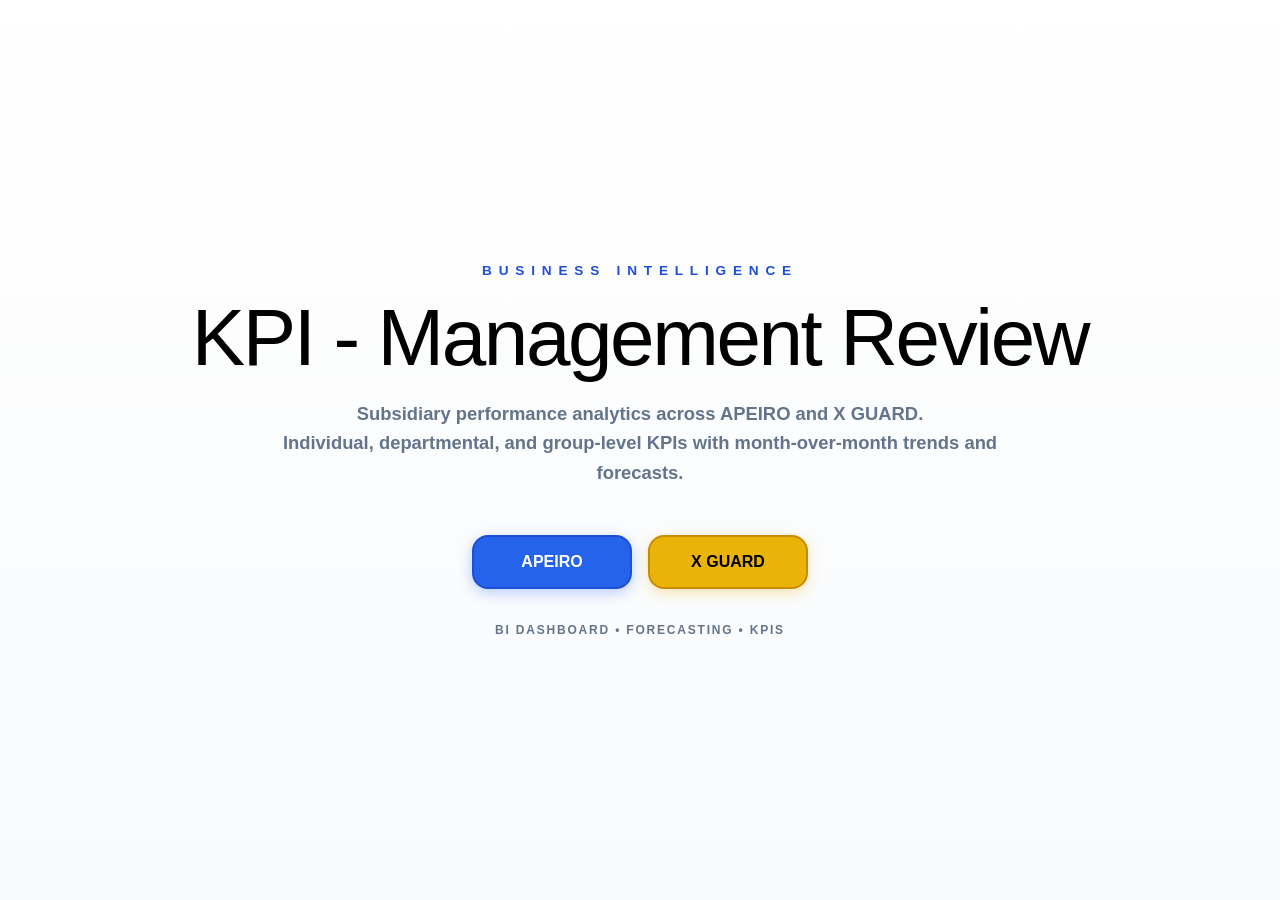
<file: kpi_backups/index-before-live.html>
<!DOCTYPE html>
<html lang="en">
<head>
    <meta charset="UTF-8">
    <meta name="viewport" content="width=device-width, initial-scale=1.0">
    <title>KPI - Management Review | BI Dashboard</title>
    <style>
        * { box-sizing: border-box; margin: 0; padding: 0; }
        html { scroll-behavior: smooth; }
        body {
            font-family: -apple-system, BlinkMacSystemFont, 'Segoe UI', Roboto, 'Helvetica Neue', Arial, sans-serif;
            background: #ffffff;
            color: #000000;
            line-height: 1.5;
            overflow-x: hidden;
        }
        h1,h2,h3,.font-bold,.font-extrabold,.font-black,.display-font {
            font-family: -apple-system, BlinkMacSystemFont, 'Segoe UI', Roboto, 'Helvetica Neue', Arial, sans-serif;
            font-weight: 800;
            color: #000000;
        }
        .page { display: none; min-height: 100vh; width: 100%; }
        .page.active { display: block; }

        /* ---------- Landing ---------- */
        .landing {
            height: 100vh;
            display: flex;
            flex-direction: column;
            align-items: center;
            justify-content: center;
            text-align: center;
            padding: 2rem;
            background: linear-gradient(180deg, #ffffff 0%, #f8fafc 100%);
        }
        .brand-kicker {
            font-size: 0.85rem; letter-spacing: 0.5em; text-transform: uppercase;
            color: #1d4ed8; font-weight: 800; margin-bottom: 1rem;
        }
        .brand-title {
            font-size: clamp(2.5rem, 9vw, 5rem); line-height: 1.02; margin: 0 0 1.25rem 0; letter-spacing: -0.03em;
            color: #000000;
        }
        .brand-subtitle {
            font-size: 1.15rem; color: #64748b;
            max-width: 46rem; margin: 0 auto 3rem auto; line-height: 1.6; font-weight: 600;
        }
        .cta-group { display: flex; gap: 1rem; justify-content: center; flex-wrap: wrap; }
        .btn-company {
            padding: 1rem 2rem; border-radius: 1rem; font-weight: 800;
            font-size: 1rem; cursor: pointer; border: 2px solid; outline: none;
            min-width: 160px; transition: all 0.2s;
        }
        .btn-apeiro { background: #2563eb; color: #fff; border-color: #1d4ed8; box-shadow: 0 4px 14px rgba(37,99,235,0.3); }
        .btn-xguard { background: #eab308; color: #000; border-color: #ca8a04; box-shadow: 0 4px 14px rgba(234,179,8,0.3); }
        .btn-company:hover { transform: translateY(-3px); filter: brightness(1.1); }
        .landing-hint { margin-top: 2rem; font-size: 0.75rem; color: #64748b; letter-spacing: 0.15em; text-transform: uppercase; font-weight: 700; }

        /* ---------- Company shell ---------- */
        .company-shell {
            min-height: 100vh;
            padding: 2.5rem 1.5rem 3rem; max-width: 1500px; margin: 0 auto; width: 100%;
            background: #ffffff;
        }
        .nav-bar { display: flex; align-items: center; gap: 1rem; margin-bottom: 2rem; }
        .back-btn {
            background: #f8fafc; border: 1px solid #e2e8f0;
            color: #000; padding: 0.5rem 1rem; border-radius: 0.75rem;
            font-size: 0.85rem; font-weight: 700; cursor: pointer;
        }
        .back-btn:hover { background: #f1f5f9; }
        .page-header { display: flex; align-items: center; gap: 1rem; margin-bottom: 0.5rem; }
        .page-title { font-size: clamp(1.5rem, 4vw, 2rem); letter-spacing: -0.02em; }
        .company-tag {
            font-size: 0.7rem; text-transform: uppercase; letter-spacing: 0.15em;
            padding: 0.2rem 0.75rem; border-radius: 999px; font-weight: 800; border: 1px solid;
        }
        .tag-apeiro { background: #dbeafe; color: #1d4ed8; border-color: #2563eb; }
        .tag-xguard { background: #fef3c7; color: #ca8a04; border-color: #eab308; }
        .page-subtitle { color: #64748b; font-size: 0.95rem; margin: 0 0 1.5rem 0; font-weight: 600; }
        .divider { height: 1px; background: #e2e8f0; margin: 1.5rem 0 2rem 0; }

        /* Data banner */
        .data-banner {
            display: flex; align-items: center; gap: 1rem;
            background: #dbeafe; border: 1px solid #2563eb;
            border-radius: 0.75rem; padding: 1rem 1.5rem; margin-bottom: 1.5rem;
        }
        .data-banner.xguard { background: #fef3c7; border-color: #eab308; }
        .data-banner .dot { width: 12px; height: 12px; border-radius: 50%; background: #1d4ed8; flex-shrink: 0; }
        .data-banner.xguard .dot { background: #ca8a04; }
        .data-banner span { font-weight: 700; font-size: 0.9rem; color: #000; }

        /* KPI scorecards */
        .kpi-grid { display: grid; grid-template-columns: repeat(auto-fit, minmax(200px, 1fr)); gap: 1rem; margin-bottom: 2rem; }
        .kpi-card {
            background: #ffffff; border: 1px solid #e2e8f0; border-radius: 1rem; padding: 1.25rem;
            position: relative; overflow: hidden; transition: transform 0.2s;
        }
        .kpi-card:hover { transform: translateY(-3px); box-shadow: 0 10px 25px -5px rgba(0,0,0,0.08); border-color: #cbd5e1; }
        .kpi-card::before {
            content: ""; position: absolute; top: 0; left: 0; width: 100%; height: 4px;
            background: linear-gradient(90deg, #2563eb, #eab308); opacity: 0; transition: opacity 0.2s;
        }
        .kpi-card:hover::before { opacity: 1; }
        .kpi-label { font-size: 0.7rem; text-transform: uppercase; letter-spacing: 0.14em; color: #64748b; margin-bottom: 0.5rem; font-weight: 700; }
        .kpi-value { font-size: 2rem; font-weight: 800; color: #000; line-height: 1.1; }
        .kpi-sub { font-size: 0.8rem; margin-top: 0.35rem; display: flex; align-items: center; gap: 0.3rem; }
        .trend-up { color: #15803d; } .trend-down { color: #dc2626; } .trend-neutral { color: #64748b; }

        /* Sections */
        .section { margin-bottom: 2.5rem; }
        .section-header { display: flex; align-items: center; gap: 0.6rem; margin-bottom: 1rem; flex-wrap: wrap; }
        .section-title { font-size: 1.1rem; font-weight: 700; color: #000; }
        .dot { width: 8px; height: 8px; border-radius: 50%; background: #2563eb; }
        .dot-xguard { background: #eab308; }

        /* CSS-based bar charts (no external library needed) */
        .chart-grid { display: grid; gap: 1.25rem; margin-bottom: 1rem; }
        .chart-grid-2 { grid-template-columns: repeat(auto-fit, minmax(320px, 1fr)); }
        .chart-card {
            background: #ffffff; border: 1px solid #e2e8f0; border-radius: 1rem; padding: 1.25rem;
            display: flex; flex-direction: column;
        }
        .chart-card h4 { margin: 0 0 1rem 0; font-size: 0.8rem; font-weight: 700; text-transform: uppercase; color: #64748b; letter-spacing: 0.05em; }
        .css-chart { width: 100%; height: 220px; display: flex; align-items: flex-end; gap: 12px; padding-bottom: 30px; position: relative; }
        .css-bar { flex: 1; background: #cbd5e1; border-radius: 4px 4px 0 0; position: relative; transition: height 0.5s ease; }
        .css-bar.apeiro { background: #2563eb; }
        .css-bar.xguard { background: #eab308; }
        .css-bar-label { position: absolute; bottom: -24px; left: 50%; transform: translateX(-50%); font-size: 0.7rem; color: #64748b; font-weight: 700; white-space: nowrap; }
        .css-bar-value { position: absolute; top: -20px; left: 50%; transform: translateX(-50%); font-size: 0.7rem; font-weight: 800; color: #000; }
        .css-doughnut { width: 160px; height: 160px; border-radius: 50%; background: conic-gradient(#2563eb 0deg 120deg, #e2e8f0 120deg 360deg); margin: 0 auto; position: relative; }
        .css-doughnut::after { content: ''; position: absolute; top: 22px; left: 22px; right: 22px; bottom: 22px; border-radius: 50%; background: #fff; z-index: 1; }
        .css-doughnut-text { position: absolute; top: 50%; left: 50%; transform: translate(-50%, -50%); z-index: 2; text-align: center; }
        .css-doughnut-num { font-size: 1.5rem; font-weight: 800; color: #000; display: block; }
        .css-doughnut-lbl { font-size: 0.7rem; color: #64748b; font-weight: 700; }
        .css-line { width: 100%; height: 180px; position: relative; border-bottom: 1px solid #e2e8f0; border-left: 1px solid #e2e8f0; margin-bottom: 20px; }
        .css-line-point { position: absolute; width: 10px; height: 10px; background: #2563eb; border-radius: 50%; border: 2px solid #fff; box-shadow: 0 2px 4px rgba(0,0,0,0.1); }
        .css-line-label { position: absolute; bottom: -25px; font-size: 0.7rem; color: #64748b; font-weight: 700; }

        /* Tables */
        .table-wrap { overflow-x: auto; background: #ffffff; border: 1px solid #e2e8f0; border-radius: 1rem; margin-bottom: 1rem; }
        table { width: 100%; border-collapse: collapse; font-size: 0.85rem; }
        th { text-align: left; padding: 0.8rem 1rem; color: #64748b; font-weight: 700; text-transform: uppercase; letter-spacing: 0.08em; font-size: 0.7rem; border-bottom: 2px solid #e2e8f0; background: #f8fafc; }
        td { padding: 0.8rem 1rem; border-bottom: 1px solid rgba(0,0,0,0.05); color: #000; }
        tr:last-child td { border-bottom: none; }
        tr:hover td { background: #f8fafc; }
        .ach-badge { display: inline-block; padding: 0.15rem 0.6rem; border-radius: 999px; font-size: 0.75rem; font-weight: 800; }
        .ach-good { background: #dcfce7; color: #15803d; border: 1px solid #86efac; }
        .ach-warn { background: #fef3c7; color: #d97706; border: 1px solid #fcd34d; }
        .ach-bad { background: #fee2e2; color: #dc2626; border: 1px solid #fca5a5; }
        .emp-col { font-weight: 800; color: #000; }

        /* Employee cards */
        .emp-grid { display: grid; grid-template-columns: repeat(auto-fill, minmax(280px, 1fr)); gap: 1rem; margin-bottom: 1rem; }
        .emp-card {
            background: #ffffff; border: 1px solid #e2e8f0; border-radius: 1rem; padding: 1.25rem;
            transition: all 0.2s; position: relative; overflow: hidden;
        }
        .emp-card::before {
            content: ""; position: absolute; top: 0; left: 0; width: 4px; height: 100%;
            background: #2563eb; opacity: 0; transition: opacity 0.2s;
        }
        .emp-card.xguard::before { background: #eab308; }
        .emp-card:hover { transform: translateY(-4px); border-color: #cbd5e1; box-shadow: 0 12px 28px -6px rgba(0,0,0,0.1); }
        .emp-card:hover::before { opacity: 1; }
        .emp-header { display: flex; align-items: center; gap: 1rem; margin-bottom: 1rem; }
        .emp-avatar { width: 40px; height: 40px; border-radius: 50%; background: #2563eb; color: #fff; display: flex; align-items: center; justify-content: center; font-weight: 800; font-size: 1rem; box-shadow: 0 4px 12px rgba(37,99,235,0.35); }
        .emp-card.xguard .emp-avatar { background: #eab308; color: #000; box-shadow: 0 4px 12px rgba(234,179,8,0.35); }
        .emp-info h3 { margin: 0; font-size: 1rem; font-weight: 800; color: #000; }
        .emp-info p { margin: 0.1rem 0 0; font-size: 0.7rem; color: #64748b; text-transform: uppercase; letter-spacing: 0.08em; font-weight: 700; }
        .emp-stats { display: flex; gap: 0.6rem; margin-top: 1rem; }
        .emp-stat { flex: 1; background: #f8fafc; border-radius: 0.75rem; padding: 0.6rem; text-align: center; border: 1px solid #e2e8f0; }
        .emp-stat .num { display: block; font-size: 1.1rem; font-weight: 800; color: #000; }
        .emp-stat .lbl { font-size: 0.6rem; color: #64748b; text-transform: uppercase; letter-spacing: 0.08em; margin-top: 0.1rem; font-weight: 700; }

        /* Department cards */
        .dept-grid { display: grid; grid-template-columns: repeat(auto-fill, minmax(260px, 1fr)); gap: 1rem; margin-bottom: 1rem; }
        .dept-card { background: #ffffff; border: 1px solid #e2e8f0; border-radius: 1rem; padding: 1rem; }
        .dept-card.xguard { border-left: 4px solid #eab308; }
        .dept-card h4 { margin: 0 0 0.4rem 0; font-size: 0.95rem; color: #000; font-weight: 800; }
        .dept-card .dept-head { font-size: 0.7rem; color: #1d4ed8; font-weight: 800; text-transform: uppercase; letter-spacing: 0.08em; margin-bottom: 0.4rem; display: block; }
        .dept-card.xguard .dept-head { color: #ca8a04; }
        .dept-card .metric { font-size: 0.75rem; color: #64748b; margin: 0.15rem 0; font-weight: 600; }
        .dept-card .highlight { font-size: 1.25rem; font-weight: 800; margin-top: 0.4rem; color: #000; }

        /* Tabs */
        .tabs { display: flex; gap: 0; margin: 1.5rem 0 1rem 0; border-bottom: 2px solid #e2e8f0; overflow-x: auto; }
        .tab { padding: 0.7rem 1.4rem; color: #64748b; font-weight: 700; font-size: 0.85rem; cursor: pointer; border-bottom: 2px solid transparent; white-space: nowrap; transition: all 0.2s; }
        .tab.active { color: #1d4ed8; border-bottom-color: #2563eb; }
        .tab.xguard.active { color: #ca8a04; border-bottom-color: #eab308; }
        .tab:hover { color: #000; background: #f8fafc; }
        .tab-panel { display: none; }
        .tab-panel.active { display: block; }

        /* Empty state */
        .empty-state { text-align: center; padding: 3rem 1rem; color: #64748b; border: 1px dashed #e2e8f0; border-radius: 1rem; background: #f8fafc; }
        .empty-state h3 { color: #000; margin-bottom: 0.5rem; font-weight: 800; }

        /* Forecast */
        .forecast-panel { background: #ffffff; border: 1px solid #e2e8f0; border-radius: 1rem; padding: 1.25rem; display: grid; grid-template-columns: repeat(auto-fit, minmax(180px, 1fr)); gap: 1rem; }
        .forecast-item { text-align: center; }
        .forecast-item .label { font-size: 0.7rem; text-transform: uppercase; letter-spacing: 0.12em; color: #64748b; margin-bottom: 0.3rem; font-weight: 700; }
        .forecast-item .value { font-size: 1.4rem; font-weight: 800; color: #000; }
        .forecast-item .delta { font-size: 0.7rem; margin-top: 0.2rem; font-weight: 600; }

        /* Subsidiary */
        .sub-matrix { display: grid; grid-template-columns: repeat(auto-fit, minmax(250px, 1fr)); gap: 1rem; margin-bottom: 1rem; }
        .sub-card { background: #ffffff; border: 1px solid #e2e8f0; border-radius: 1rem; padding: 1rem; text-align: center; }
        .sub-card h4 { margin: 0 0 0.4rem 0; font-size: 1rem; color: #000; font-weight: 800; }
        .sub-card .metric { font-size: 0.8rem; color: #64748b; margin: 0.15rem 0; font-weight: 600; }
        .sub-card .highlight { font-size: 1.25rem; font-weight: 800; margin-top: 0.4rem; color: #000; }

        @media (max-width: 640px) {
            .company-shell { padding: 1.5rem 1rem 2rem; }
            .cta-group { flex-direction: column; align-items: center; }
            .btn-company { width: 100%; max-width: 240px; }
            .kpi-grid { grid-template-columns: 1fr; }
            .chart-grid-2 { grid-template-columns: 1fr; }
        }
    </style>
</head>
<body>

    <!-- ================= LANDING PAGE ================= -->
    <div class="page active" id="landing">
        <div class="landing">
            <div class="brand-kicker">Business Intelligence</div>
            <div class="brand-title">KPI - Management Review</div>
            <div class="brand-subtitle">
                Subsidiary performance analytics across APEIRO and X GUARD.<br>
                Individual, departmental, and group-level KPIs with month-over-month trends and forecasts.
            </div>
            <div class="cta-group">
                <button class="btn-company btn-apeiro" onclick="openCompany('apeiro')">APEIRO</button>
                <button class="btn-company btn-xguard" onclick="openCompany('xguard')">X GUARD</button>
            </div>
            <div class="landing-hint">BI Dashboard &bull; Forecasting &bull; KPIs</div>
        </div>
    </div>

    <!-- ================= COMPANY PAGE ================= -->
    <div class="page" id="company-page">
        <div class="company-shell">
            <nav class="nav-bar">
                <button class="back-btn" onclick="goHome()">&#8592; Back to Review</button>
            </nav>
            <div class="page-header">
                <div>
                    <h1 class="page-title" id="company-name">APEIRO</h1>
                    <span class="company-tag tag-apeiro" id="company-tag">Operations</span>
                </div>
            </div>
            <p class="page-subtitle" id="company-subtitle">KPI Management Review &bull; This Month vs Previous Month</p>
            <div class="divider"></div>

            <div class="data-banner" id="data-banner">
                <span class="dot"></span>
                <span id="data-banner-text">Employee KPI data loaded</span>
            </div>

            <div class="section">
                <div class="kpi-grid" id="exec-scorecards"></div>
            </div>

            <div class="section">
                <div class="section-header"><h2 class="section-title"><span class="dot"></span> Performance Overview</h2></div>
                <div class="chart-grid chart-grid-2">
                    <div class="chart-card"><h4>Achievement % by Employee</h4><div class="css-chart" id="css-emp-bar"></div></div>
                    <div class="chart-card"><h4>KPI Status Distribution</h4><div class="css-doughnut" id="css-doughnut"><div class="css-doughnut-text"><span class="css-doughnut-num" id="doughnut-num">—</span><span class="css-doughnut-lbl" id="doughnut-lbl">—</span></div></div></div>
                </div>
            </div>

            <div class="section">
                <div class="section-header"><h2 class="section-title"><span class="dot"></span> Trend &amp; Forecast</h2></div>
                <div class="chart-grid chart-grid-2">
                    <div class="chart-card"><h4>Month-over-Month Trend</h4><div class="css-line" id="css-trend"></div></div>
                    <div class="chart-card"><h4>Target vs Actual Variance</h4><div class="css-chart" id="css-variance"></div></div>
                </div>
                <div class="forecast-panel" id="forecast-panel"></div>
            </div>

            <div class="tabs">
                <button class="tab active" onclick="switchTab(this,'individual')">Individual KPIs</button>
                <button class="tab" onclick="switchTab(this,'department')">Departmental Breakdown</button>
                <button class="tab" onclick="switchTab(this,'subsidiary')">Subsidiary View</button>
            </div>

            <div class="tab-panel active" id="tab-individual">
                <div class="emp-grid" id="emp-leaderboard"></div>
                <div class="table-wrap">
                    <table>
                        <thead>
                            <tr><th>Employee</th><th>Department</th><th>KPI Area</th><th>Target</th><th>Actual</th><th>Ach. %</th><th>Vs Prev</th><th>Status</th><th>Remarks</th></tr>
                        </thead>
                        <tbody id="kpi-table-body"></tbody>
                    </table>
                </div>
            </div>

            <div class="tab-panel" id="tab-department">
                <div class="chart-grid chart-grid-2">
                    <div class="chart-card"><h4>Department Achievement</h4><div class="css-chart" id="css-dept"></div></div>
                    <div class="chart-card"><h4>KPIs Met vs Total</h4><div class="css-chart" id="css-dept-met"></div></div>
                </div>
                <div class="dept-grid" id="dept-cards"></div>
                <div class="table-wrap">
                    <table>
                        <thead><tr><th>Department</th><th>Headcount</th><th>Dept Head</th><th>Avg Achievement</th><th>KPIs Met</th><th>Total KPIs</th><th>Met Rate</th></tr></thead>
                        <tbody id="dept-table-body"></tbody>
                    </table>
                </div>
            </div>

            <div class="tab-panel" id="tab-subsidiary">
                <div class="section-header"><h2 class="section-title"><span class="dot dot-xguard"></span> Subsidiary Comparison: X GUARD &rarr; APEIRO</h2></div>
                <div class="sub-matrix" id="subsidiary-matrix"></div>
                <div class="chart-card" style="margin-top:1rem;"><h4>Subsidiary Achievement Comparison</h4><div class="css-chart" id="css-subsidiary"></div></div>
            </div>
        </div>
    </div>

    <script>
        const COMPANIES = {
            apeiro: {
                name: "APEIRO", tag: "Operations Department", color: "#2563eb", tagClass: "tag-apeiro",
                subtitle: "All 3 members are in Operations &bull; Departmental breakdown not required",
                hasData: true,
                employees: [
                    {
                        id: "sumudu", name: "Sumudu", avatar: "SU", role: "Operations", dept: "Operations",
                        currentMonth: [
                            { kpi: "Conduct refresher training sessions - 4 sessions total", target: 4, actual: 4, achievement: 100, remarks: "NA", met: true, prevAch: 125 },
                            { kpi: "Achieve Monthly production targets - 9975", target: 9875, actual: 12570, achievement: 126, remarks: "", met: true, prevAch: 146 },
                            { kpi: "Maintain staffing levels minimum of 50", target: 58, actual: 26, achievement: 45, remarks: "NA", met: false, prevAch: 103 },
                            { kpi: "Increase cross-project resource utilization - 3", target: 3, actual: 3, achievement: 100, remarks: "Book car 3 users moved to biorxiv", met: true, prevAch: 100 },
                        ],
                        previousMonth: [
                            { kpi: "Conduct refresher training sessions for each project every month", target: 4, actual: 5, achievement: 125, remarks: "", met: true },
                            { kpi: "Achieve monthly volume targets", target: 8400, actual: 12264, achievement: 146, remarks: "", met: true },
                            { kpi: "Project accuracy (monthly)", target: 96, actual: 99.13, achievement: 103, remarks: "", met: true },
                            { kpi: "Increase cross-project resource utilization", target: 3, actual: 3, achievement: 100, remarks: "", met: true },
                            { kpi: "Submit monthly reports on time", target: 90, actual: 90, achievement: 100, remarks: "", met: true },
                        ]
                    },
                    {
                        id: "heshani", name: "Heshani", avatar: "HE", role: "Operations", dept: "Operations",
                        currentMonth: [
                            { kpi: "Cargoserv – Secure appointments", target: 100, actual: 100, achievement: 100, remarks: "", met: true, prevAch: 100 },
                            { kpi: "Cargoserv – Follow up scheduled appointments 24h before", target: 100, actual: 100, achievement: 100, remarks: "-", met: true, prevAch: 100 },
                            { kpi: "Cargoserv – Follow up appointment conducted within 24h", target: 100, actual: 100, achievement: 100, remarks: "-", met: true, prevAch: 100 },
                            { kpi: "Mr Mathu- BNI Time Tracker – Submit/update tracker", target: 100, actual: 100, achievement: 100, remarks: "", met: true, prevAch: 100 },
                            { kpi: "Mr Mathu-Pick a Book – Update parents before sessions", target: 100, actual: 100, achievement: 100, remarks: "", met: true, prevAch: 100 },
                            { kpi: "Mr Mathu – Register collaborations- Training Programme", target: 100, actual: 100, achievement: 100, remarks: "", met: true, prevAch: 100 },
                            { kpi: "Informatics- Scheduling interview appointments", target: 100, actual: 100, achievement: 100, remarks: "", met: true, prevAch: 100 },
                            { kpi: "Informatics-Following up with candidates through interview", target: 100, actual: 100, achievement: 100, remarks: "", met: true, prevAch: 100 },
                            { kpi: "Informatics- Post-interview follow-ups & feedback", target: 100, actual: 100, achievement: 100, remarks: "", met: true, prevAch: 100 },
                        ],
                        previousMonth: []
                    },
                    {
                        id: "steve", name: "Steve", avatar: "ST", role: "Operations", dept: "Operations",
                        currentMonth: [
                            { kpi: "Resolve daily queries/doubts of ELSEVIER project team", target: 1, actual: 3, achievement: 300, remarks: "NA", met: true, prevAch: 100 },
                            { kpi: "Major process improvement to be implemented", target: 1, actual: 3, achievement: 300, remarks: "-", met: true, prevAch: 100 },
                            { kpi: "Identify prospective business contacts / revenue tool", target: 1, actual: 2, achievement: 200, remarks: "NA", met: true, prevAch: 100 },
                            { kpi: "Actively communicate & build rapport with prospective contact", target: 1, actual: 1, achievement: 100, remarks: "-", met: true, prevAch: 100 },
                        ],
                        previousMonth: []
                    }
                ],
                departments: [{ name: "Operations", head: "Operations Team", members: ["Sumudu", "Heshani", "Steve"] }]
            },
            xguard: {
                name: "X GUARD", tag: "KPI Management Review", color: "#eab308", tagClass: "tag-xguard",
                subtitle: "Departmental breakdown active &bull; EO's, Admin, HR & Recruitment, Finance",
                hasData: false,
                employees: [
                    { id: "dewa", name: "Dewa", avatar: "DW", role: "EO", dept: "EO's" },
                    { id: "malintha", name: "Malintha", avatar: "ML", role: "EO", dept: "EO's" },
                    { id: "sampath", name: "Sampath", avatar: "SP", role: "EO", dept: "EO's" },
                    { id: "geeth", name: "Geeth", avatar: "GE", role: "Admin", dept: "Admin" },
                    { id: "uthpala", name: "Uthpala", avatar: "UT", role: "Admin / HR & Recruitment", dept: "Admin" },
                    { id: "ramal", name: "Ramal", avatar: "RA", role: "HR & Recruitment", dept: "HR & Recruitment" },
                    { id: "ravira", name: "Ravira", avatar: "RV", role: "Finance", dept: "Finance" },
                    { id: "nimmi", name: "Nimmi", avatar: "NM", role: "Department Head", dept: "Admin / HR & Recruitment / Finance" }
                ],
                departments: [
                    { name: "EO's", head: "—", members: ["Dewa", "Malintha", "Sampath"] },
                    { name: "Admin", head: "Nimmi", members: ["Geeth", "Uthpala"] },
                    { name: "HR & Recruitment", head: "Nimmi", members: ["Uthpala", "Ramal"] },
                    { name: "Finance", head: "Nimmi", members: ["Ravira"] }
                ]
            }
        };

        let currentCompany = null;

        function goHome() {
            document.querySelectorAll('.page').forEach(p => p.classList.remove('active'));
            document.getElementById('landing').classList.add('active');
            window.scrollTo(0,0);
        }

        function openCompany(key) {
            currentCompany = key;
            const c = COMPANIES[key];
            document.getElementById('company-name').textContent = c.name;
            document.getElementById('company-tag').textContent = c.tag;
            document.getElementById('company-tag').className = 'company-tag ' + c.tagClass;
            document.getElementById('company-subtitle').textContent = c.subtitle;
            document.querySelectorAll('.page').forEach(p => p.classList.remove('active'));
            const page = document.getElementById('company-page');
            page.classList.add('active');
            page.classList.toggle('xguard', key === 'xguard');
            window.scrollTo(0,0);
            renderCompany(key);
        }

        function switchTab(btn, tabId) {
            document.querySelectorAll('.tab').forEach(t => t.classList.remove('active'));
            btn.classList.add('active');
            document.querySelectorAll('.tab-panel').forEach(p => p.classList.remove('active'));
            document.getElementById('tab-' + tabId).classList.add('active');
        }

        function avgAch(kpis) { if (!kpis || !kpis.length) return 0; return Math.round(kpis.reduce((s,k)=>s+k.achievement,0)/kpis.length); }
        function metCount(kpis) { if (!kpis) return 0; return kpis.filter(k=>k.met).length; }
        function fmt(n) { if (n==null) return '-'; return n>=1000 ? n.toLocaleString() : n.toString(); }
        function badgeClass(ach) { if (ach>=100) return 'ach-good'; if (ach>=70) return 'ach-warn'; return 'ach-bad'; }

        function renderCompany(key) {
            const c = COMPANIES[key];
            const banner = document.getElementById('data-banner');
            const bannerText = document.getElementById('data-banner-text');
            if (c.hasData) {
                banner.className = 'data-banner';
                bannerText.textContent = 'Employee KPI data loaded from spreadsheet — ' + c.employees.length + ' team members';
            } else {
                banner.className = 'data-banner xguard';
                bannerText.textContent = 'Employee structure configured — KPI values pending (no data in spreadsheet)';
            }
            renderExecScorecards(c);
            renderEmpLeaderboard(c);
            renderKPITable(c);
            renderDeptTable(c);
            renderDeptCards(c);
            renderSubsidiaryMatrix(c);
            renderCharts(c);
            renderForecast(c);
        }

        function renderExecScorecards(c) {
            const container = document.getElementById('exec-scorecards');
            const emps = c.employees;
            let totalKPIs=0, totalMet=0, sumAch=0, prevSum=0, prevCount=0;
            emps.forEach(e=>{
                if(e.currentMonth){ e.currentMonth.forEach(k=>{ totalKPIs++; totalMet+=k.met?1:0; sumAch+=k.achievement; if(k.prevAch!=null){prevSum+=k.prevAch; prevCount++;} }); }
                if(e.previousMonth){ e.previousMonth.forEach(k=>{ prevSum+=k.achievement; prevCount++; }); }
            });
            const avg = totalKPIs ? Math.round(sumAch/totalKPIs) : 0;
            const metRate = totalKPIs ? Math.round((totalMet/totalKPIs)*100) : 0;
            const prevAvg = prevCount ? Math.round(prevSum/prevCount) : 0;
            const delta = prevAvg ? avg - prevAvg : 0;
            const deltaStr = delta>=0 ? '+'+delta+'% vs last month' : delta+'% vs last month';
            const deltaClass = delta>=0 ? 'trend-up' : (delta<0 ? 'trend-down' : 'trend-neutral');
            const forecast = Math.round(avg * (prevAvg ? (avg/Math.max(prevAvg,1)) : 1));

            container.innerHTML = `
                <div class="kpi-card"><div class="kpi-label">Total Team Members</div><div class="kpi-value">${emps.length}</div></div>
                <div class="kpi-card"><div class="kpi-label">Total KPIs (This Month)</div><div class="kpi-value">${totalKPIs}</div></div>
                <div class="kpi-card"><div class="kpi-label">Avg Achievement %</div><div class="kpi-value">${avg}%</div><div class="kpi-sub ${deltaClass}">${delta>=0?'&#9650;':'&#9660;'} ${deltaStr}</div></div>
                <div class="kpi-card"><div class="kpi-label">KPIs Met Rate</div><div class="kpi-value">${metRate}%</div><div class="kpi-sub trend-neutral">${totalMet} / ${totalKPIs} met</div></div>
                <div class="kpi-card"><div class="kpi-label">Forecast Next Month</div><div class="kpi-value">${forecast}%</div><div class="kpi-sub trend-neutral">Trend-based projection</div></div>
            `;
        }

        function renderEmpLeaderboard(c) {
            const container = document.getElementById('emp-leaderboard');
            if (!c.employees || c.employees.length===0) {
                container.innerHTML = '<div class="empty-state" style="grid-column:1/-1;"><h3>No employee records</h3><p>No employees configured for this company.</p></div>';
                return;
            }
            container.innerHTML = c.employees.map(e=>{
                const kpis = e.currentMonth || [];
                const met = metCount(kpis);
                const total = kpis.length;
                const av = avgAch(kpis);
                const hasData = kpis.length > 0;
                return `
                    <div class="emp-card ${!hasData?'opacity-60':''}">
                        <div class="emp-header">
                            <div class="emp-avatar">${e.avatar}</div>
                            <div class="emp-info"><h3>${e.name}</h3><p>${e.role} &bull; ${e.dept}</p></div>
                        </div>
                        <div class="emp-stats">
                            <div class="emp-stat"><span class="num">${hasData?av:'—'}%</span><span class="lbl">Avg Achievement</span></div>
                            <div class="emp-stat"><span class="num">${hasData?met:'—'}/${hasData?total:'—'}</span><span class="lbl">KPIs Met</span></div>
                            <div class="emp-stat"><span class="num">${hasData?total:'—'}</span><span class="lbl">Total KPIs</span></div>
                        </div>
                        ${!hasData?'<div style="margin-top:0.75rem;font-size:0.7rem;color:#64748b;text-align:center;">KPI data pending</div>':''}
                    </div>
                `;
            }).join('');
        }

        function renderKPITable(c) {
            const tbody = document.getElementById('kpi-table-body');
            if (!c.employees || c.employees.length===0) { tbody.innerHTML = '<tr><td colspan="9" style="text-align:center;padding:2rem;color:#64748b;">No KPI data available.</td></tr>'; return; }
            let hasAnyData=false;
            const rows = c.employees.flatMap(e=>{
                const kpis = e.currentMonth || [];
                if(kpis.length) hasAnyData=true;
                return kpis.map(k=>{
                    const vsPrev = k.prevAch!=null ? (k.achievement>=k.prevAch?'+':'')+(k.achievement-k.prevAch)+'%' : '—';
                    return `<tr${!kpis.length?' class="pending-row"':''}>
                        <td class="emp-col">${e.name}<br><span style="font-size:0.75rem;color:#64748b;">${e.dept}</span></td>
                        <td>${e.dept}</td><td>${k.kpi||'KPI record pending'}</td>
                        <td>${fmt(k.target)}</td><td>${fmt(k.actual)}</td>
                        <td><span class="ach-badge ${badgeClass(k.achievement)}">${k.achievement}%</span></td>
                        <td style="font-size:0.8rem;color:#64748b;">${vsPrev}</td>
                        <td><span class="ach-badge ${k.met?'ach-good':'ach-bad'}">${k.met?'Met':'Not Met'}</span></td>
                        <td style="font-size:0.8rem;color:#64748b;">${k.remarks||'-'}</td>
                    </tr>`;
                });
            });
            if(!hasAnyData) {
                tbody.innerHTML = `<tr><td colspan="9" style="text-align:center;padding:3rem;color:#64748b;">No KPI values loaded for ${c.name}. Share the X GUARD KPI data to populate this table.</td></tr>`;
            } else {
                tbody.innerHTML = rows.join('');
            }
        }

        function renderDeptTable(c) {
            const tbody = document.getElementById('dept-table-body');
            if (c.name === 'APEIRO') {
                const emp=c.employees;
                const totalKPIs=emp.reduce((s,e)=>s+(e.currentMonth||[]).length,0);
                const totalMet=emp.reduce((s,e)=>s+metCount(e.currentMonth||[]),0);
                const avg = emp.length ? Math.round(emp.reduce((s,e)=>s+avgAch(e.currentMonth||[]),0)/emp.length) : 0;
                tbody.innerHTML = `<tr><td>Operations</td><td>${emp.length}</td><td>Operations Team</td><td>${avg}%</td><td>${totalMet}</td><td>${totalKPIs}</td><td>${totalKPIs?Math.round((totalMet/totalKPIs)*100):0}%</td></tr>`;
                return;
            }
            let html='';
            c.departments.forEach(d=>{
                const deptEmps = c.employees.filter(e=>e.dept===d.name || (d.name==='Admin'&&e.dept.includes('Admin')) || (d.name==='HR & Recruitment'&&e.dept.includes('HR')));
                let deptKPIs=0, deptMet=0, deptSum=0;
                deptEmps.forEach(e=>{ const k=e.currentMonth||[]; deptKPIs+=k.length; deptMet+=metCount(k); deptSum+=k.reduce((s,x)=>s+x.achievement,0); });
                const deptAvg = deptKPIs ? Math.round(deptSum/deptKPIs) : 0;
                html += `<tr><td>${d.name}</td><td>${deptEmps.length}</td><td>${d.head}</td><td>${deptKPIs?deptAvg:'—'}%</td><td>${deptMet}</td><td>${deptKPIs}</td><td>${deptKPIs?Math.round((deptMet/deptKPIs)*100):'—'}%</td></tr>`;
            });
            tbody.innerHTML = html || '<tr><td colspan="7" style="text-align:center;padding:2rem;color:#64748b;">No departmental data.</td></tr>';
        }

        function renderDeptCards(c) {
            const container = document.getElementById('dept-cards');
            if (c.name === 'APEIRO') {
                container.innerHTML = '<div class="empty-state"><h3>Departmental breakdown not required</h3><p>All APEIRO members (Sumudu, Steve, Sumudu) are in the Operations department.</p></div>';
                return;
            }
            container.innerHTML = c.departments.map(d=>{
                const deptEmps = c.employees.filter(e=>e.dept===d.name);
                let deptKPIs=0, deptMet=0, deptSum=0;
                deptEmps.forEach(e=>{ const k=e.currentMonth||[]; deptKPIs+=k.length; deptMet+=metCount(k); deptSum+=k.reduce((s,x)=>s+x.achievement,0); });
                const deptAvg = deptKPIs ? Math.round(deptSum/deptKPIs) : 0;
                return `<div class="dept-card xguard"><span class="dept-head">${d.name} Department</span><h4>${d.head}</h4><div class="metric">Members: ${deptEmps.length}</div><div class="metric">KPIs: ${deptMet} / ${deptKPIs} met</div><div class="highlight">${deptKPIs?deptAvg:'—'}%</div></div>`;
            }).join('');
        }

        function renderSubsidiaryMatrix(c) {
            const container = document.getElementById('subsidiary-matrix');
            const ape=COMPANIES.apeiro; const xg=COMPANIES.xguard;
            const apeAvg = ape.employees ? Math.round(ape.employees.reduce((s,e)=>s+avgAch(e.currentMonth||[]),0)/ape.employees.length) : 0;
            const apeMet = ape.employees.reduce((s,e)=>s+metCount(e.currentMonth||[]),0);
            const apeTotal = ape.employees.reduce((s,e)=>s+(e.currentMonth||[]).length,0);
            container.innerHTML = `
                <div class="sub-card"><h4 style="color:#1d4ed8;">APEIRO</h4><p class="metric">Operations Department</p><div class="highlight">${apeAvg}%</div><p class="metric">${apeMet} / ${apeTotal} KPIs Met</p><p class="metric" style="color:#1d4ed8;font-weight:700;">3 Members</p></div>
                <div class="sub-card"><h4 style="color:#ca8a04;">X GUARD</h4><p class="metric">4 Departments</p><div class="highlight" style="color:#64748b;">—</div><p class="metric">KPIs pending</p><p class="metric" style="color:#ca8a04;font-weight:700;">${xg.employees.length} Members</p></div>
            `;
        }

        /* ---------- CSS Bar Chart Helpers ---------- */
        function createCssChart(containerId, labels, values, colorClass, maxVal=150) {
            const el = document.getElementById(containerId);
            if (!el) return;
            const max = Math.max(...values, maxVal);
            el.innerHTML = values.map((v, i) => {
                const h = Math.round((v / max) * 100);
                return `<div class="css-bar ${colorClass}" style="height:${h}%;">
                    <div class="css-bar-value">${v}</div>
                    <div class="css-bar-label">${labels[i]}</div>
                </div>`;
            }).join('');
        }

        function renderCharts(c) {
            if (!c.employees || c.employees.length === 0) return;
            const emps = c.employees;
            const avgs = emps.map(e => avgAch(e.currentMonth || []));
            const met = emps.map(e => metCount(e.currentMonth || []));
            const total = emps.map(e => (e.currentMonth || []).length);

            // Achievement bar
            createCssChart('css-emp-bar', emps.map(e=>e.name), avgs, 'apeiro', 150);

            // Doughnut
            const totalMet = met.reduce((a,b)=>a+b,0);
            const totalNotMet = total.reduce((a,b,i)=>a+(b-met[i]),0);
            const pct = totalMet + totalNotMet > 0 ? Math.round((totalMet/(totalMet+totalNotMet))*100) : 0;
            const deg = Math.round((pct/100)*360);
            const d = document.getElementById('css-doughnut');
            if (d) {
                d.style.background = `conic-gradient(#2563eb 0deg ${deg}deg, #e2e8f0 ${deg}deg 360deg)`;
                document.getElementById('doughnut-num').textContent = pct + '%';
                document.getElementById('doughnut-lbl').textContent = 'KPIs Met';
            }

            // Trend line
            const prevAvg = c.employees ? Math.round(c.employees.reduce((s,e)=>{ const pm=e.previousMonth||[]; return pm.length ? s + pm.reduce((a,k)=>a+k.achievement,0)/pm.length : s; },0)/c.employees.length) : 0;
            const curAvg = c.employees ? Math.round(avgs.reduce((a,b)=>a+b,0)/Math.max(avgs.length,1)) : 0;
            const trendEl = document.getElementById('css-trend');
            if (trendEl) {
                const h1 = Math.round((prevAvg/150)*100);
                const h2 = Math.round((curAvg/150)*100);
                trendEl.innerHTML = `
                    <div class="css-line-point" style="left:10%; top:${100-h1}%;"></div>
                    <div class="css-line-point" style="left:90%; top:${100-h2}%;"></div>
                    <div class="css-line-label" style="left:10%;">Prev Month</div>
                    <div class="css-line-label" style="right:10%; transform:translateX(100%);">This Month</div>
                `;
            }

            // Variance (target vs actual)
            const targets = emps.flatMap(e => (e.currentMonth || []).map(k => k.target));
            const actuals = emps.flatMap(e => (e.currentMonth || []).map(k => k.actual));
            const varianceLabels = [];
            const varianceVals = [];
            const varianceColors = [];
            targets.forEach((t, i) => {
                varianceLabels.push('KPI '+(i+1));
                varianceVals.push(actuals[i]);
                varianceColors.push('apeiro');
            });
            createCssChart('css-variance', varianceLabels, varianceVals, 'apeiro', Math.max(...targets, ...actuals));

            // Dept chart
            if (c.name !== 'APEIRO' && emps.length) {
                const depts = {};
                emps.forEach(e=>{ const d=e.dept; if(!depts[d]) depts[d]={sum:0,count:0}; const k=e.currentMonth||[]; depts[d].sum+=k.reduce((a,x)=>a+x.achievement,0); depts[d].count+=k.length; });
                const dLabels = Object.keys(depts);
                const dVals = dLabels.map(l=> depts[l].count ? Math.round(depts[l].sum/depts[l].count) : 0);
                createCssChart('css-dept', dLabels, dVals, 'xguard', 150);

                // Dept met vs total
                const dMet = dLabels.map(l=> {
                    const deptEmps = emps.filter(e=>e.dept===l);
                    let m=0,t=0;
                    deptEmps.forEach(e=>{ const k=e.currentMonth||[]; m+=metCount(k); t+=k.length; });
                    return t>0 ? Math.round((m/t)*100) : 0;
                });
                createCssChart('css-dept-met', dLabels, dMet, 'xguard', 100);
            }

            // Subsidiary chart
            const ape = COMPANIES.apeiro;
            const xg = COMPANIES.xguard;
            const apeAvg = ape.employees ? Math.round(ape.employees.reduce((s,e)=>s+avgAch(e.currentMonth||[]),0)/ape.employees.length) : 0;
            const xgEmpsWithData = xg.employees.filter(e=>(e.currentMonth||[]).length>0);
            const xgAvg = xgEmpsWithData.length ? Math.round(xgEmpsWithData.reduce((s,e)=>s+avgAch(e.currentMonth||[]),0)/xgEmpsWithData.length) : 0;
            createCssChart('css-subsidiary', ['APEIRO', 'X GUARD'], [apeAvg, xgAvg||0], 'apeiro', 150);
        }

        function renderForecast(c){
            const panel=document.getElementById('forecast-panel');
            const emps=c.employees||[];
            let curSum=0, curCnt=0, prevSum=0, prevCnt=0;
            emps.forEach(e=>{ (e.currentMonth||[]).forEach(k=>{curSum+=k.achievement; curCnt++;}); (e.previousMonth||[]).forEach(k=>{prevSum+=k.achievement; prevCnt++;}); });
            const curAvg = curCnt ? Math.round(curSum/curCnt) : 0;
            const prevAvg = emps.reduce((s,e)=>{ const pm=e.previousMonth||[]; return pm.length ? s + pm.reduce((a,k)=>a+k.achievement,0)/pm.length : s; },0)/Math.max(emps.length,1);
            const trend = prevAvg ? ((curAvg-prevAvg)/prevAvg)*100 : 0;
            const forecast = Math.round(curAvg*(1+trend/100));
            const trendDir = trend>=0 ? 'trend-up' : 'trend-down';
            const trendIcon = trend>=0 ? '&#9650;' : '&#9660;';
            const hasData = curCnt>0;
            panel.innerHTML = `
                <div class="forecast-item"><div class="label">Current Avg Achievement</div><div class="value">${hasData?curAvg:'—'}%</div><div class="delta ${trendDir}">${hasData?trendIcon+' '+trend.toFixed(1)+'% vs prev month':'No data'}</div></div>
                <div class="forecast-item"><div class="label">Forecast Next Month</div><div class="value">${hasData?forecast:'—'}%</div><div class="delta trend-neutral">Linear trend projection</div></div>
                <div class="forecast-item"><div class="label">Confidence</div><div class="value">${hasData?Math.min(95,Math.max(40,100-Math.abs(trend))):'—'}%</div><div class="delta trend-neutral">Based on available history</div></div>
            `;
        }
    </script>
</body>
</html>
</file>
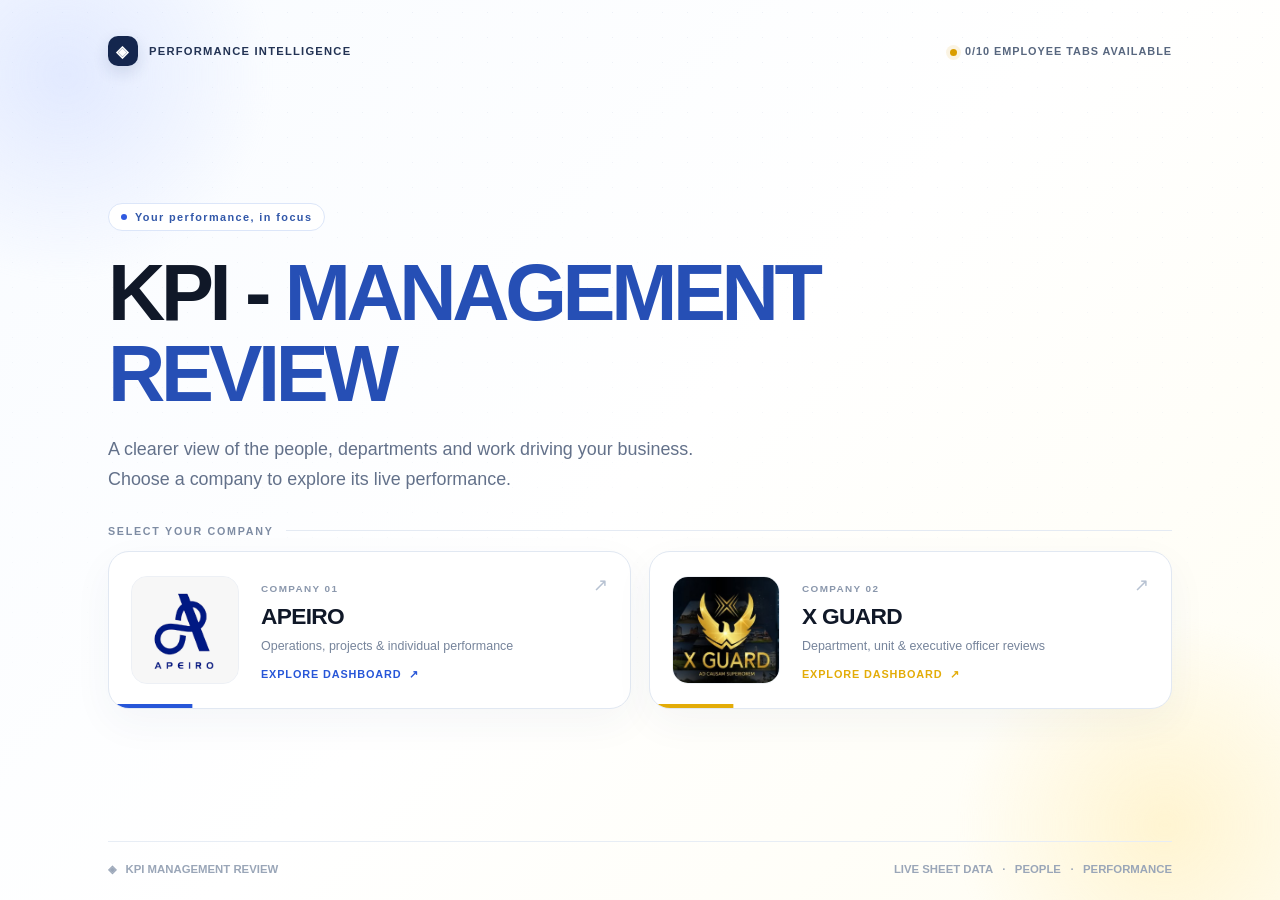
<file: kpi_backups/index-before-report-centre.html>
<!DOCTYPE html>
<html lang="en">
<head>
<meta charset="utf-8">
<meta name="viewport" content="width=device-width, initial-scale=1">
<title>KPI - Management Review | Performance Intelligence</title>
<style>
:root{--ink:#111827;--muted:#667085;--soft:#f5f7fb;--line:#e7ebf2;--blue:#2155d6;--amber:#e2ad09;--red:#d74c4c;--green:#168765;--radius:18px;--shadow:0 12px 35px rgba(21,32,57,.045);--accent:#2357d8;--accent-soft:#eaf0ff;--accent-dark:#204ab4;--accent-rgb:35,87,216}
*{box-sizing:border-box}html{scroll-behavior:smooth}body{margin:0;background:#f6f8fc;color:var(--ink);font-family:Inter,-apple-system,BlinkMacSystemFont,"Segoe UI",Arial,sans-serif;-webkit-font-smoothing:antialiased}button,select,input{font:inherit}button{cursor:pointer}button:focus-visible,select:focus-visible,input:focus-visible{outline:3px solid #8bb0ff;outline-offset:3px}.page{display:none}.page.active{display:block}body[data-company=xguard]{--accent:#d6a000;--accent-dark:#8c6a00;--accent-soft:#fff6d5;--accent-rgb:214,160,0}h1,h2,h3,h4,p{margin:0}h1,h2,h3,h4{color:#101828}p{line-height:1.55}.eyebrow{font-size:.66rem;font-weight:800;letter-spacing:.16em;color:#7c8aa2;text-transform:uppercase}.muted{color:var(--muted)}.visually-hidden{position:absolute!important;clip:rect(0,0,0,0)!important;width:1px!important;height:1px!important;overflow:hidden!important;white-space:nowrap!important}
/* Landing */
.landing{position:relative;min-height:100vh;overflow:hidden;background:linear-gradient(135deg,#f8fbff 0%,#fff 51%,#fffdf2 100%);isolation:isolate}.landing:before{content:"";position:absolute;inset:0;background-image:radial-gradient(#bec9dd 0.8px,transparent .8px);background-size:25px 25px;opacity:.26;mask-image:linear-gradient(to bottom,#000,transparent 88%);pointer-events:none}.landing-orb{position:absolute;width:430px;height:430px;border-radius:50%;filter:blur(5px);opacity:.55;pointer-events:none;animation:floatOrb 11s ease-in-out infinite alternate}.orb-blue{top:-140px;left:-150px;background:radial-gradient(circle,#cfdbff 0,transparent 68%)}.orb-gold{bottom:-140px;right:-100px;background:radial-gradient(circle,#ffedb5 0,transparent 68%);animation-delay:-5s}@keyframes floatOrb{to{transform:translate(50px,38px) scale(1.08)}}
.landing-inner{position:relative;max-width:1120px;margin:auto;padding:36px 28px 24px;min-height:100vh;display:flex;flex-direction:column}.landing-top{display:flex;align-items:center;justify-content:space-between;gap:16px}.brand-line{display:flex;align-items:center;gap:11px;font-weight:900;letter-spacing:.11em;font-size:.7rem;color:#233354}.brand-glyph{width:30px;height:30px;border-radius:10px;background:#14264e;color:#fff;display:inline-grid;place-items:center;font-weight:900;font-size:1rem;box-shadow:0 6px 16px #1f3c6b24}.landing-status{font-size:.68rem;font-weight:800;letter-spacing:.09em;color:#58677f;text-transform:uppercase}.status-dot{display:inline-block;width:7px;height:7px;border-radius:50%;background:#27aa75;box-shadow:0 0 0 4px #27aa751c;margin-right:8px;vertical-align:middle;animation:pulse 2.5s infinite}@keyframes pulse{50%{box-shadow:0 0 0 7px #27aa750d}}
.landing-content{width:100%;margin:auto 0;padding:65px 0 60px}.landing-kicker{display:inline-flex;align-items:center;gap:8px;border:1px solid #dce6f9;background:#fff;border-radius:99px;padding:7px 12px;font-size:.68rem;letter-spacing:.13em;font-weight:900;color:#3157a9;margin-bottom:22px}.landing-kicker:before{content:"";width:6px;height:6px;background:#305ae0;border-radius:50%}.landing h1{font-size:clamp(2.5rem,6.2vw,5.4rem);letter-spacing:-.055em;line-height:1.02;max-width:970px;font-weight:850}.landing h1 span{color:#264fb5}.landing-copy{font-size:clamp(.98rem,1.5vw,1.12rem);max-width:620px;color:#63718a;margin:19px 0 30px;line-height:1.7}.choice-heading{display:flex;align-items:center;gap:12px;margin-bottom:14px;font-size:.67rem;font-weight:900;letter-spacing:.16em;color:#7e8ca3;text-transform:uppercase}.choice-heading:after{content:"";height:1px;background:#e4eaf3;flex:1}.choices{display:grid;grid-template-columns:repeat(2,minmax(0,1fr));gap:18px}.choice-card{position:relative;text-align:left;display:flex;align-items:center;gap:22px;min-height:158px;background:#fff;border:1px solid #e1e8f2;border-radius:21px;padding:22px;box-shadow:0 14px 40px #2238600c;transition:transform .25s,box-shadow .25s,border-color .25s;overflow:hidden}.choice-card:before{content:"";position:absolute;inset:auto 0 0;height:4px;transform:scaleX(.16);transform-origin:left;transition:transform .3s;background:var(--choice-color)}.choice-card:hover{transform:translateY(-6px);box-shadow:0 20px 48px #2238601a;border-color:var(--choice-color)}.choice-card:hover:before{transform:scaleX(1)}.choice-card.apeiro{--choice-color:#2756d8}.choice-card.xguard{--choice-color:#e3ac08}.choice-logo{width:108px;height:108px;flex:none;border-radius:16px;display:grid;place-items:center;overflow:hidden;background:#f7f8fb;border:1px solid #edf0f5}.choice-logo img{width:100%;height:100%;object-fit:contain}.choice-logo.dark{background:#091323}.choice-logo.dark img{object-fit:cover}.choice-body{flex:1;min-width:0}.choice-overline{font-size:.62rem;font-weight:900;letter-spacing:.14em;color:#8a97ac;text-transform:uppercase}.choice-body strong{display:block;font-size:1.42rem;letter-spacing:-.03em;margin:7px 0;color:#101828}.choice-body p{font-size:.78rem;color:#76849b;line-height:1.45}.choice-link{display:inline-flex;align-items:center;gap:8px;margin-top:13px;font-size:.68rem;font-weight:900;letter-spacing:.08em;color:var(--choice-color);text-transform:uppercase}.choice-arrow{align-self:flex-start;margin-left:auto;font-size:1.15rem;color:#b7c2d2}.landing-foot{display:flex;align-items:center;justify-content:space-between;gap:18px;flex-wrap:wrap;padding-top:20px;border-top:1px solid #e7edf5;font-size:.71rem;font-weight:700;color:#9aa6b8}.landing-foot span{display:flex;gap:10px;align-items:center}
/* Application shell */
.app-page{background:#f6f8fc;min-height:100vh}.topbar{background:#fff;border-bottom:1px solid #e6ebf3}.topbar-inner{max-width:1600px;margin:auto;padding:13px 28px;display:flex;align-items:center;gap:16px}.home-btn,.icon-btn,.ghost-btn,.primary-btn,.filter-reset,.small-action{border:1px solid #e0e6ef;background:#fff;color:#34445d;font-weight:800;border-radius:10px;transition:background .2s,border-color .2s,transform .2s}.home-btn{width:39px;height:39px;font-size:1rem;flex:none}.home-btn:hover,.icon-btn:hover,.ghost-btn:hover,.small-action:hover{background:#f5f8ff;border-color:#b7c7e1;transform:translateY(-1px)}.company-lockup{display:flex;gap:11px;align-items:center;min-width:0}.company-logo{width:44px;height:44px;object-fit:contain;border:1px solid #edf0f5;border-radius:10px;background:#f8f9fc;flex:none}.company-logo.xguard{object-fit:cover;background:#081222}.lockup-copy strong{font-size:.91rem;display:block;letter-spacing:.02em;white-space:nowrap}.lockup-copy small{color:#6b7b91;font-size:.59rem;letter-spacing:.12em;font-weight:800;text-transform:uppercase}.topbar-spacer{flex:1}.topbar-indicator{font-size:.7rem;color:#6d7b91;font-weight:750;white-space:nowrap}.icon-btn,.ghost-btn{padding:10px 13px;font-size:.72rem;white-space:nowrap}.icon-btn .rotate{display:inline-block;font-size:.95rem;margin-right:4px}.icon-btn:disabled{opacity:.55;cursor:wait}.icon-btn:disabled .rotate{animation:spin 1s linear infinite}@keyframes spin{to{transform:rotate(360deg)}}.app-shell{max-width:1600px;padding:29px 28px 55px;margin:auto}.title-row{display:flex;align-items:end;justify-content:space-between;gap:18px;margin-bottom:20px}.title-row h1{font-size:clamp(1.8rem,3.5vw,2.85rem);font-weight:850;letter-spacing:-.05em;line-height:1.06;margin:7px 0}.title-row h1 span{color:var(--accent-dark)}.title-row p{color:#78869b;font-size:.84rem}.title-meta{text-align:right;font-size:.72rem;color:#6b7b91;font-weight:750;line-height:1.7}.title-meta strong{color:#425269}.source-banner{display:flex;align-items:center;justify-content:space-between;gap:14px;padding:12px 15px;border-radius:12px;background:#edf9f5;border:1px solid #c6eade;margin-bottom:16px;font-size:.76rem;color:#17684d;font-weight:800}.source-banner.warning{background:#fff8e8;border-color:#f7dda0;color:#8a6300}.source-banner .source-copy{display:flex;align-items:center;gap:9px}.source-lamp{width:8px;height:8px;border-radius:50%;background:#1fad7a;box-shadow:0 0 0 4px #1fad7a19;flex:none}.source-banner.warning .source-lamp{background:#db9c00;box-shadow:0 0 0 4px #db9c0019}.source-banner button{color:inherit;background:transparent;border:0;font-size:.7rem;font-weight:900;text-decoration:underline;text-underline-offset:3px;white-space:nowrap}.filter-bar{background:#fff;border:1px solid var(--line);box-shadow:var(--shadow);padding:14px 16px;border-radius:15px;display:flex;align-items:end;gap:13px;flex-wrap:wrap}.filter-field{display:flex;flex-direction:column;gap:6px;flex:1;min-width:155px}.filter-field label,.table-field label{font-size:.61rem;letter-spacing:.12em;font-weight:900;color:#6b7b91;text-transform:uppercase}.filter-field select,.table-field select,.table-field input,.unit-select{height:39px;border:1px solid #e0e7f0;border-radius:9px;background:#fff;color:#344054;padding:0 12px;font-size:.76rem;font-weight:750;min-width:0}.filter-field select{width:100%}.filter-reset{height:39px;padding:0 14px;font-size:.7rem;color:#6c7b90}.filter-reset:hover{background:#f6f8fc}.filter-meta{font-size:.68rem;color:#9aa6b5;font-weight:650;margin:10px 2px 3px}.quality-strip{display:none;background:#fff9e9;color:#835e09;border:1px solid #f5e1ae;border-radius:10px;margin-top:12px;padding:11px 13px;font-size:.72rem;line-height:1.5;font-weight:700}.quality-strip button{background:none;border:0;color:#916800;text-decoration:underline;font-weight:900;font-size:inherit}.tabs{display:flex;gap:3px;overflow-x:auto;margin:22px 0 24px;border-bottom:1px solid #dfe6f0;scrollbar-width:thin}.tab{display:inline-flex;align-items:center;gap:7px;padding:12px 15px;background:transparent;border:0;border-bottom:2px solid transparent;color:#8491a5;font-size:.76rem;font-weight:850;white-space:nowrap;transition:color .2s,border-color .2s}.tab:hover{color:#344054}.tab.active{color:var(--accent-dark);border-bottom-color:var(--accent)}.tab[hidden]{display:none}.tab-icon{font-size:.88rem}.view{display:none}.view.active{display:block;animation:reveal .35s ease both}@keyframes reveal{from{opacity:0;transform:translateY(6px)}to{opacity:1;transform:translateY(0)}}.view-header{display:flex;align-items:end;justify-content:space-between;gap:16px;margin-bottom:17px}.view-header h2{font-size:1.12rem;letter-spacing:-.025em;margin:5px 0 4px}.view-header p{font-size:.74rem;color:#8a97aa}.view-tools{display:flex;gap:7px;flex-wrap:wrap}.small-action{font-size:.7rem;padding:9px 11px}.small-action:disabled{opacity:.45;cursor:not-allowed;transform:none}.section-gap{margin-top:24px}.section-head{display:flex;justify-content:space-between;align-items:end;gap:10px;margin:0 0 13px}.section-head h3{font-size:.92rem;letter-spacing:-.02em}.section-head p{font-size:.7rem;color:#9aa6b5}.section-meta{color:#9aa6b5;font-size:.67rem;font-weight:750;text-align:right}
/* KPI cards and charts */
.stats-grid{display:grid;grid-template-columns:repeat(5,minmax(0,1fr));gap:12px}.stat-card{background:#fff;border:1px solid var(--line);border-radius:var(--radius);padding:17px 17px 16px;min-width:0;box-shadow:var(--shadow);position:relative;overflow:hidden;transition:transform .2s,box-shadow .2s}.stat-card:hover{transform:translateY(-3px);box-shadow:0 16px 35px #1c315a0f}.stat-top{display:flex;justify-content:space-between;gap:7px;align-items:start}.stat-label{font-size:.64rem;font-weight:850;letter-spacing:.10em;text-transform:uppercase;color:#92a0b4;line-height:1.4}.stat-icon{width:27px;height:27px;border-radius:9px;background:var(--accent-soft);color:var(--accent-dark);display:grid;place-items:center;font-size:.88rem;font-weight:900;flex:none}.stat-value{font-size:clamp(1.6rem,2.6vw,2.15rem);letter-spacing:-.055em;font-weight:900;color:#0f172a;line-height:1.1;margin:13px 0 5px}.stat-sub{font-size:.68rem;color:#8b98aa;font-weight:650;line-height:1.45}.mini-pill{display:inline-block;padding:3px 7px;border-radius:99px;font-size:.62rem;font-weight:850;line-height:1.3}.pill-good{background:#e7f8f0;color:#157954}.pill-warn{background:#fff5d9;color:#946800}.pill-bad{background:#ffeded;color:#b92e33}.pill-neutral{background:#f0f3f8;color:#67778d}.analytics-grid{display:grid;grid-template-columns:repeat(12,minmax(0,1fr));gap:13px}.span-4{grid-column:span 4}.span-5{grid-column:span 5}.span-6{grid-column:span 6}.span-7{grid-column:span 7}.span-8{grid-column:span 8}.span-12{grid-column:span 12}.card{background:#fff;border:1px solid var(--line);border-radius:var(--radius);box-shadow:var(--shadow);padding:19px;min-width:0}.card-top{display:flex;align-items:start;justify-content:space-between;gap:12px;margin-bottom:15px}.card-top h3{font-size:.84rem;letter-spacing:-.01em;line-height:1.35}.card-top p{font-size:.68rem;color:#9aa6b5;margin-top:4px;line-height:1.45}.card-badge{background:#f3f6fa;color:#7a899e;border-radius:7px;padding:5px 8px;font-weight:850;font-size:.60rem;text-transform:uppercase;letter-spacing:.06em;white-space:nowrap}.chart-box{min-height:165px}.trend-svg{width:100%;height:220px;overflow:visible;display:block}.trend-axis{font-size:10px;fill:#6b7b91;font-weight:700}.trend-value{font-size:10px;fill:#48576d;font-weight:800}.trend-line{fill:none;stroke-width:2.8;stroke-linecap:round;stroke-linejoin:round;stroke-dasharray:1300;stroke-dashoffset:1300;animation:lineDraw 1.2s ease forwards}@keyframes lineDraw{to{stroke-dashoffset:0}}.chart-legend{display:flex;flex-wrap:wrap;gap:14px;margin-top:12px;font-size:.67rem;color:#8794a6;font-weight:750}.legend-dot{display:inline-block;width:8px;height:8px;border-radius:50%;vertical-align:middle;margin-right:6px}.chart-note,.fine-note{font-size:.68rem;color:#99a6b6;line-height:1.55;margin-top:11px;font-weight:650}.bars{display:flex;flex-direction:column;gap:12px}.bar-row{display:grid;grid-template-columns:minmax(80px,145px) minmax(30px,1fr) minmax(38px,58px);gap:11px;align-items:center}.bar-label{overflow:hidden;text-overflow:ellipsis;white-space:nowrap;color:#526176;font-size:.72rem;font-weight:800}.bar-track{height:8px;background:#edf1f6;border-radius:99px;overflow:hidden}.bar-fill{height:100%;background:var(--accent);border-radius:99px;transform-origin:left;animation:barGrow .75s cubic-bezier(.2,.7,.3,1) both}@keyframes barGrow{from{transform:scaleX(0)}to{transform:scaleX(1)}}.bar-value{font-size:.71rem;color:#26364d;font-weight:850;text-align:right;white-space:nowrap}.empty-chart{min-height:120px;display:grid;place-items:center;color:#6b7b91;font-size:.75rem;text-align:center;font-weight:700}.donut-wrap{display:flex;align-items:center;justify-content:center;gap:26px;flex-wrap:wrap;min-height:195px}.donut{width:150px;height:150px;border-radius:50%;display:grid;place-items:center;position:relative;flex:none;transition:background .5s}.donut:after{content:"";position:absolute;inset:18px;background:#fff;border-radius:50%}.donut-center{position:relative;z-index:1;text-align:center}.donut-center strong{display:block;font-size:1.6rem;letter-spacing:-.05em}.donut-center span{font-size:.62rem;color:#6b7b91;font-weight:800}.donut-legend{min-width:125px;display:flex;flex-direction:column;gap:11px}.legend-row{display:flex;justify-content:space-between;gap:12px;font-size:.69rem;color:#7e8ca0;font-weight:750}.legend-row strong{color:#23334a}.stack-list{display:flex;flex-direction:column;gap:12px}.stack-row .stack-head{display:flex;justify-content:space-between;gap:8px;font-size:.7rem;font-weight:800;color:#5b6b82;margin-bottom:5px}.stack-row .stack-head small{font-size:.62rem;color:#6b7b91;font-weight:750;white-space:nowrap}.stack-track{display:flex;width:100%;height:9px;background:#eef2f7;border-radius:99px;overflow:hidden}.stack-track span{height:100%;transition:width .6s ease}.seg-met{background:#28a77e}.seg-miss{background:#ee7c6f}.seg-unknown{background:#dce3ed}.insight-list{display:flex;flex-direction:column}.insight-item{border-top:1px solid #f0f3f7;display:flex;align-items:start;gap:10px;padding:11px 0}.insight-item:first-child{border-top:0;padding-top:1px}.insight-mark{width:26px;height:26px;border-radius:9px;display:grid;place-items:center;background:#fff1ef;color:#c64949;font-size:.8rem;flex:none;font-weight:900}.insight-main{min-width:0;flex:1}.insight-main strong{display:block;color:#35445b;font-size:.71rem;line-height:1.4}.insight-main span{display:block;color:#a0abbb;font-size:.65rem;margin-top:3px;line-height:1.4}.insight-val{font-size:.67rem;font-weight:900;color:#bf4d4d;white-space:nowrap}.insight-button{background:none;border:0;padding:0;text-align:left;cursor:pointer}.insight-button:hover strong{text-decoration:underline}.forecast-grid{display:grid;grid-template-columns:repeat(4,1fr);gap:12px}.forecast-cell{background:#f8fafd;border:1px solid #edf1f6;padding:14px;border-radius:12px}.forecast-cell span{display:block;font-size:.6rem;font-weight:850;letter-spacing:.09em;color:#6b7b91;text-transform:uppercase}.forecast-cell strong{display:block;font-size:1.15rem;letter-spacing:-.04em;margin-top:7px}.forecast-cell small{display:block;color:#a0aabb;font-size:.63rem;font-weight:700;margin-top:4px}
/* People, departments and units */
.people-grid,.review-grid{display:grid;grid-template-columns:repeat(auto-fit,minmax(210px,1fr));gap:12px}.person-card,.review-card{background:#fff;border:1px solid var(--line);border-radius:16px;padding:15px;text-align:left;transition:transform .2s,border-color .2s,box-shadow .2s;min-width:0}.person-card{cursor:pointer}.person-card:hover,.review-card:hover{transform:translateY(-3px);box-shadow:var(--shadow);border-color:rgba(var(--accent-rgb),.45)}.person-card.selected,.review-card.selected{border-color:var(--accent);box-shadow:0 0 0 2px rgba(var(--accent-rgb),.12)}.person-head{display:flex;gap:10px;align-items:center}.avatar{width:36px;height:36px;display:grid;place-items:center;border-radius:12px;background:var(--accent-soft);color:var(--accent-dark);font-size:.7rem;font-weight:950;flex:none}.person-name{font-size:.77rem;font-weight:900;color:#26364d;line-height:1.25}.person-role{font-size:.62rem;color:#6b7b91;line-height:1.35;margin-top:3px;font-weight:700}.person-metrics{display:flex;gap:14px;margin-top:15px}.person-metrics strong{display:block;color:#18263c;font-size:.95rem;letter-spacing:-.02em}.person-metrics small{font-size:.58rem;font-weight:800;color:#6b7b91;text-transform:uppercase;letter-spacing:.05em}.person-note{border-top:1px solid #f0f3f7;margin-top:12px;padding-top:9px;color:#6b7b91;font-size:.64rem;font-weight:650;line-height:1.4}.review-card{display:flex;flex-direction:column;gap:8px}.review-card.clickable{cursor:pointer}.review-card .review-kicker{color:var(--accent-dark);font-size:.6rem;letter-spacing:.11em;font-weight:900;text-transform:uppercase}.review-card h4{font-size:.86rem;letter-spacing:-.01em}.review-card .review-line{font-size:.68rem;color:#8997a9;line-height:1.5}.review-card .review-value{font-size:1.3rem;font-weight:900;letter-spacing:-.04em;color:#23334a}.review-card .review-foot{font-size:.63rem;font-weight:750;color:#6b7b91}.review-card .review-arrow{margin-left:auto;color:var(--accent-dark);font-size:.85rem}.callout{border-radius:12px;padding:13px 15px;background:#f3f7ff;border:1px solid #e3ebfc;color:#667b9d;font-size:.71rem;font-weight:700;line-height:1.55}.callout.gold{background:#fffaf0;border-color:#f8e8bd;color:#8b7336}.unit-toolbar{display:flex;align-items:center;gap:9px;flex-wrap:wrap}.unit-select{min-width:190px}.matrix-wrap,.table-wrap{overflow-x:auto;border:1px solid #edf1f6;border-radius:12px}table{width:100%;border-collapse:collapse;font-size:.7rem}th{text-align:left;padding:12px 11px;color:#6b7b91;background:#f8fafc;font-size:.59rem;font-weight:900;text-transform:uppercase;letter-spacing:.08em;white-space:nowrap;border-bottom:1px solid #eaf0f6}td{padding:11px;color:#526176;border-bottom:1px solid #f0f3f7;vertical-align:top;line-height:1.45;overflow-wrap:anywhere}tr:last-child td{border-bottom:0}tbody tr:hover td{background:#fbfcfe}td strong{color:#344054}td.kpi-text{min-width:230px;max-width:450px}td.target-cell{min-width:100px}td.notes-cell{min-width:90px;max-width:240px}.table-meta{font-size:.62rem;color:#6b7b91;margin-top:5px;line-height:1.45}.table-review{font-size:.62rem;color:#a87200;font-weight:800;margin-top:4px}.status-badge{display:inline-flex;border-radius:6px;padding:4px 7px;font-size:.62rem;font-weight:900;white-space:nowrap}.status-met{background:#e7f8ef;color:#177755}.status-miss{background:#fff0ee;color:#ba4642}.status-unknown{background:#f0f3f8;color:#8996a8}.status-review{background:#fff5dc;color:#a06c00}details summary{color:var(--accent-dark);cursor:pointer;font-weight:850;white-space:nowrap}details .note-content{white-space:pre-wrap;margin-top:7px;font-size:.66rem;color:#78879a}.table-controls{display:flex;align-items:end;gap:10px;flex-wrap:wrap;margin-bottom:14px}.table-field{display:flex;flex-direction:column;gap:6px;min-width:150px}.table-field.search{flex:1;min-width:230px}.table-field input{width:100%}.table-field select{min-width:150px}.table-count{margin-left:auto;color:#6b7b91;font-size:.65rem;font-weight:800;padding-bottom:11px}.matrix-table{text-align:center}.matrix-table th,.matrix-table td{text-align:center;min-width:95px}.matrix-table th:first-child,.matrix-table td:first-child{text-align:left;min-width:160px}.heat{display:inline-block;min-width:55px;padding:5px 7px;border-radius:7px;background:var(--accent-soft);color:var(--accent-dark);font-weight:900}.heat.empty{background:#f6f8fb;color:#c3cbd6}.compare-logo{width:42px;height:42px;object-fit:contain;border-radius:10px;background:#f7f8fb;border:1px solid #edf0f5}.compare-logo.xguard{object-fit:cover;background:#0b1420}.compare-card-head{display:flex;align-items:center;gap:11px}.compare-card-head strong{font-size:.84rem}.compare-card-head small{display:block;color:#6b7b91;font-size:.63rem;margin-top:3px}.compare-values{display:flex;flex-wrap:wrap;gap:22px;margin-top:18px}.compare-values strong{display:block;font-size:1.45rem;font-weight:900;letter-spacing:-.045em}.compare-values small{font-size:.6rem;color:#6b7b91;letter-spacing:.06em;font-weight:800;text-transform:uppercase}.source-grid{display:grid;grid-template-columns:repeat(auto-fit,minmax(220px,1fr));gap:9px}.source-item{display:flex;justify-content:space-between;align-items:center;gap:8px;padding:12px;background:#fafbfd;border:1px solid #edf1f5;border-radius:10px;font-size:.69rem;font-weight:800;color:#526176}.source-item small{display:block;color:#6b7b91;font-size:.61rem;font-weight:650;margin-top:3px}.footer{color:#6b7b91;font-weight:650;font-size:.66rem;line-height:1.6;padding-top:25px;margin-top:26px;border-top:1px solid #e6ebf3}.footer strong{color:#8d9aac}
@media(max-width:1050px){.stats-grid{grid-template-columns:repeat(3,minmax(0,1fr))}.span-4{grid-column:span 6}.span-5,.span-7{grid-column:span 6}.span-8{grid-column:span 12}.topbar-indicator{display:none}}
@media(max-width:680px){.landing-inner{padding:23px 18px}.landing-content{padding:48px 0}.landing-status{display:none}.landing h1{font-size:clamp(2.3rem,11vw,3.8rem)}.choices{grid-template-columns:1fr;gap:11px}.choice-card{min-height:120px;padding:15px;gap:15px}.choice-logo{width:78px;height:78px;border-radius:12px}.choice-body strong{font-size:1.1rem}.choice-body p{font-size:.7rem}.landing-foot{font-size:.62rem}.topbar-inner{padding:10px 14px;gap:9px}.topbar .ghost-btn{display:none}.app-shell{padding:24px 14px 40px}.title-meta{display:none}.source-banner{align-items:start}.source-banner button{white-space:normal;text-align:right}.filter-bar{padding:12px;gap:9px}.filter-field{min-width:calc(50% - 10px)}.filter-field:first-child{min-width:100%}.filter-reset{flex:1}.tabs{margin-top:18px}.tab{padding:11px 12px}.stats-grid{grid-template-columns:repeat(2,minmax(0,1fr));gap:9px}.stat-card{padding:14px}.stat-card:last-child{grid-column:span 2}.analytics-grid{gap:10px}.span-4,.span-5,.span-6,.span-7,.span-8{grid-column:span 12}.card{padding:15px}.view-header{align-items:start;flex-direction:column}.forecast-grid{grid-template-columns:repeat(2,1fr)}.bar-row{grid-template-columns:minmax(75px,115px) minmax(20px,1fr) 48px;gap:7px}.trend-svg{height:190px}.source-banner{font-size:.69rem}.people-grid,.review-grid{grid-template-columns:repeat(auto-fit,minmax(155px,1fr))}.table-count{margin-left:0}.title-row h1{font-size:1.8rem}}
@media(prefers-reduced-motion:reduce){*,*:before,*:after{animation-duration:.001ms!important;animation-iteration-count:1!important;transition-duration:.001ms!important;scroll-behavior:auto!important}}
@media print{body,.app-page{background:#fff!important}.topbar,.filter-bar,.filter-meta,.tabs,.source-banner,.quality-strip,.view-tools,.small-action,.footer,.landing{display:none!important}.app-shell{max-width:none;padding:0}.card,.stat-card{box-shadow:none;break-inside:avoid}.view:not(.active){display:none!important}.view.active{display:block!important}.stats-grid{grid-template-columns:repeat(5,1fr)}.analytics-grid{display:block}.analytics-grid>.card{margin:10px 0}.trend-svg{height:160px}.table-wrap,.matrix-wrap{overflow:visible}table{font-size:8px}}
.filter-field[hidden]{display:none!important}

.status-dot.warn{background:#d99d00;box-shadow:0 0 0 4px #d99d001c}.scroll-hint{display:none}@media(max-width:680px){.scroll-hint{display:block;margin:-15px 0 17px;text-align:right;color:#6b7b91;font-size:.6rem;font-weight:800}}

</style>
</head>
<body>
<div class="page landing active" id="landing">
  <div class="landing-orb orb-blue"></div><div class="landing-orb orb-gold"></div>
  <div class="landing-inner">
    <div class="landing-top">
      <div class="brand-line"><span class="brand-glyph">◈</span> PERFORMANCE INTELLIGENCE</div>
      <div class="landing-status" id="landing-status"><span class="status-dot"></span>Connecting to Google Sheet</div>
    </div>
    <main class="landing-content">
      <div class="landing-kicker">Your performance, in focus</div>
      <h1>KPI - <span>MANAGEMENT REVIEW</span></h1>
      <p class="landing-copy">A clearer view of the people, departments and work driving your business. Choose a company to explore its live performance.</p>
      <div class="choice-heading">Select your company</div>
      <div class="choices">
        <button class="choice-card apeiro" aria-label="APEIRO" onclick="openCompany('apeiro')">
          <span class="choice-logo"><img data-logo="apeiro" alt="APEIRO logo"></span>
          <span class="choice-body"><span class="choice-overline">Company 01</span><strong>APEIRO</strong><p>Operations, projects &amp; individual performance</p><span class="choice-link">Explore dashboard <span aria-hidden="true">↗</span></span></span><span class="choice-arrow" aria-hidden="true">↗</span>
        </button>
        <button class="choice-card xguard" aria-label="X GUARD" onclick="openCompany('xguard')">
          <span class="choice-logo dark"><img data-logo="xguard" alt="X GUARD logo"></span>
          <span class="choice-body"><span class="choice-overline">Company 02</span><strong>X GUARD</strong><p>Department, unit &amp; executive officer reviews</p><span class="choice-link">Explore dashboard <span aria-hidden="true">↗</span></span></span><span class="choice-arrow" aria-hidden="true">↗</span>
        </button>
      </div>
    </main>
    <div class="landing-foot"><span>◈ &nbsp; KPI MANAGEMENT REVIEW</span><span>LIVE SHEET DATA &nbsp; · &nbsp; PEOPLE &nbsp; · &nbsp; PERFORMANCE</span></div>
  </div>
</div>

<div class="page app-page" id="company-page">
  <header class="topbar"><div class="topbar-inner">
    <button class="home-btn" onclick="goHome()" aria-label="Back to company selection">←</button>
    <div class="company-lockup"><img id="company-logo" class="company-logo" alt="Company logo"><div class="lockup-copy"><small>Management review</small><strong id="top-company">X GUARD</strong></div></div>
    <div class="topbar-spacer"></div><div class="topbar-indicator" id="topbar-status">Checking sheet…</div>
    <button class="ghost-btn" id="switch-company" onclick="switchCompany()">Switch company ↗</button>
    <button class="icon-btn" id="refresh-btn" onclick="refreshSheet()"><span class="rotate">↻</span> Refresh</button>
  </div></header>
  <main class="app-shell">
    <div class="title-row"><div><div class="eyebrow">Company performance / management intelligence</div><h1><span id="heading-company">X GUARD</span> performance<span>.</span></h1><p id="company-subtitle">A live view of your teams, targets and trends.</p></div><div class="title-meta"><strong>MANAGEMENT REVIEW</strong><br><span id="title-period">Reporting period</span></div></div>
    <div class="source-banner" id="source-banner" role="status" aria-live="polite"><div class="source-copy"><span class="source-lamp"></span><span id="source-text">Connecting to Google Sheet…</span></div><button onclick="showTab('quality')">Data health ↗</button></div>
    <div class="filter-bar">
      <div class="filter-field"><label for="period-select">Reporting period</label><select id="period-select" onchange="changePeriod(this.value)"><option>Loading…</option></select></div>
      <div class="filter-field" id="dept-filter-field"><label for="dept-select">Department / ownership</label><select id="dept-select" onchange="changeDepartment(this.value)"></select></div>
      <div class="filter-field"><label for="person-select">Employee</label><select id="person-select" onchange="changePerson(this.value)"></select></div>
      <button class="filter-reset" onclick="resetFilters()">Clear filters</button>
    </div>
    <div class="filter-meta" id="scope-label">Showing all available records for the selected period.</div>
    <div class="quality-strip" id="quality-strip"></div>
    <nav class="tabs" aria-label="Dashboard sections">
      <button class="tab active" data-tab="overview" onclick="showTab('overview')"><span class="tab-icon">◫</span> Overview</button>
      <button class="tab" data-tab="people" onclick="showTab('people')"><span class="tab-icon">◉</span> People</button>
      <button class="tab" data-tab="departments" id="department-tab" onclick="showTab('departments')"><span class="tab-icon">▦</span> Departments</button>
      <button class="tab" data-tab="units" onclick="showTab('units')"><span class="tab-icon">⬡</span> Units &amp; workstreams</button>
      <button class="tab" data-tab="subsidiaries" onclick="showTab('subsidiaries')"><span class="tab-icon">◈</span> Subsidiaries</button>
      <button class="tab" data-tab="quality" onclick="showTab('quality')"><span class="tab-icon">◇</span> Data health</button>
    </nav>
    <div class="scroll-hint" aria-hidden="true">Swipe to explore more views →</div>

    <section class="view active" id="view-overview">
      <div class="view-header"><div><div class="eyebrow">01 / Executive overview</div><h2>Performance at a glance</h2><p>Live reporting for the current selection.</p></div><div class="view-tools"><button class="small-action" onclick="showTab('people')">Explore KPI records ↗</button><button class="small-action" onclick="window.print()">Print / save PDF</button></div></div>
      <div class="stats-grid" id="executive-cards"></div>
      <div class="analytics-grid section-gap">
        <article class="card span-8"><div class="card-top"><div><h3>Performance over time</h3><p>Unweighted average of available reported percentages and calculated ratios.</p></div><span class="card-badge">Monthly trend</span></div><div class="chart-box" id="overview-trend"></div><p class="chart-note">The people and KPIs represented can change between months. Missing values are not plotted as zero.</p></article>
        <article class="card span-4"><div class="card-top"><div><h3>KPI assessment</h3><p>Met vs not met, among assessable records.</p></div><span class="card-badge">Status</span></div><div id="overview-donut"></div></article>
        <article class="card span-6"><div class="card-top"><div><h3>Recorded % by employee</h3><p>Available numeric results only; status-only records do not create a percentage.</p></div><span class="card-badge">People</span></div><div class="chart-box" id="overview-person-bars"></div></article>
        <article class="card span-6"><div class="card-top"><div><h3>Assessment coverage</h3><p>How many KPI records can be assessed for each person.</p></div><span class="card-badge">Coverage</span></div><div class="chart-box" id="overview-coverage"></div></article>
      </div>
      <div class="analytics-grid section-gap">
        <article class="card span-6"><div class="card-top"><div><h3>Attention required</h3><p>Not-met records reported or calculated from comparable values.</p></div><span class="card-badge">Action list</span></div><div id="overview-attention"></div></article>
        <article class="card span-6"><div class="card-top"><div><h3>Period movement</h3><p>Changes for the same employee and KPI only.</p></div><span class="card-badge">Matched KPIs</span></div><div id="overview-movement"></div></article>
        <article class="card span-12"><div class="card-top"><div><h3>Indicative next-period projection</h3><p>A simple extrapolation based only on matched KPI pairs.</p></div><span class="card-badge">Illustrative</span></div><div class="forecast-grid" id="overview-forecast"></div><p class="fine-note">This is not a prediction or confidence estimate. At least three comparable KPIs across consecutive months are required.</p></article>
      </div>
      <p class="fine-note">Recorded % combines available source percentages and comparable actual/target ratios. The underlying KPIs have different meanings, so company and group averages are indicative rather than like-for-like rankings.</p>
    </section>

    <section class="view" id="view-people">
      <div class="view-header"><div><div class="eyebrow">02 / Individual review</div><h2>People &amp; KPI detail</h2><p>Choose an employee to review their measures and history.</p></div><div class="view-tools"><button class="small-action" id="csv-button" onclick="exportCsv()">↓ Export shown records (CSV)</button><button class="small-action" onclick="window.print()">Print / save PDF</button></div></div>
      <div class="people-grid" id="people-cards"></div>
      <div class="analytics-grid section-gap">
        <article class="card span-7"><div class="card-top"><div><h3>Performance history</h3><p id="people-trend-subtitle">Use the employee filter to review one person.</p></div><span class="card-badge">Recorded %</span></div><div id="people-trend"></div></article>
        <article class="card span-5"><div class="card-top"><div><h3>Result mix</h3><p>Reported % values across this selection.</p></div><span class="card-badge">Distribution</span></div><div id="people-distribution"></div><p class="chart-note">Distribution is based on numeric values only, not on status-only records.</p></article>
      </div>
      <div class="card section-gap"><div class="card-top"><div><h3>Individual KPI records</h3><p>Target, result, source status and notes for the selected month.</p></div><span class="card-badge">Detailed review</span></div>
        <div class="table-controls"><div class="table-field search"><label for="kpi-search">Search records</label><input id="kpi-search" type="search" placeholder="Search KPI, person or notes" oninput="changeSearch(this.value)"></div><div class="table-field"><label for="status-select">KPI status</label><select id="status-select" onchange="changeTableStatus(this.value)"><option value="all">All statuses</option><option value="met">Met</option><option value="not-met">Not met</option><option value="unknown">Not assessed</option><option value="review">Needs review</option></select></div><div class="table-count" id="table-count"></div></div>
        <div class="table-wrap"><table><thead><tr><th>Employee / unit</th><th>KPI area</th><th>Target</th><th>Actual / result</th><th>Recorded %</th><th>Vs previous</th><th>Status</th><th>Notes</th></tr></thead><tbody id="kpi-table-body"></tbody></table></div>
        <p class="fine-note">“Calculated” status assumes higher numeric actual is better. A dash means there is not enough information. Duplicate month sections and conflicting results are marked for review.</p>
      </div>
    </section>

    <section class="view" id="view-departments">
      <div class="view-header"><div><div class="eyebrow">03 / Departmental review</div><h2>Departments</h2><p>Department performance, ownership, coverage and history.</p></div><div class="view-tools"><button class="small-action" onclick="window.print()">Print / save PDF</button></div></div>
      <div class="callout gold">The department KPI view uses single ownership to avoid double counting: Uthpala’s recruitment KPIs are assigned to HR &amp; Recruitment; Nimmi’s cross-department leadership KPIs are shown separately. Department rosters may overlap. A dash means no usable numeric percentage, not zero; status-only results still appear in the status chart.</div>
      <div class="review-grid section-gap" id="department-cards"></div>
      <div class="analytics-grid section-gap">
        <article class="card span-6"><div class="card-top"><div><h3>Department recorded %</h3><p>Average of available numeric KPI results.</p></div><span class="card-badge">Comparison</span></div><div id="department-bars"></div></article>
        <article class="card span-6"><div class="card-top"><div><h3>Department status mix</h3><p>Met, not met and unassessed KPI records.</p></div><span class="card-badge">Status</span></div><div id="department-status"></div></article>
        <article class="card span-12"><div class="card-top"><div><h3>Department performance by month</h3><p>Average recorded % by KPI ownership; “—” indicates no usable numeric results.</p></div><span class="card-badge">Heatmap</span></div><div class="matrix-wrap" id="department-heatmap"></div><p class="chart-note">Month labels may lack a year. The team and KPI mix can differ by month.</p></article>
      </div>
      <div class="card section-gap"><div class="card-top"><div><h3>Department review table</h3><p>Roster membership is separate from KPI ownership.</p></div><span class="card-badge">Summary</span></div><div class="table-wrap"><table><thead><tr><th>Department</th><th>Department head</th><th>Team members</th><th>KPI records</th><th>Recorded %</th><th>Met / assessed</th><th>Unassessed</th></tr></thead><tbody id="department-table"></tbody></table></div></div>
    </section>

    <section class="view" id="view-units">
      <div class="view-header"><div><div class="eyebrow">04 / Unit performance</div><h2>Units &amp; workstreams</h2><p>Explore role-based groups, trends and the themes in their KPIs.</p></div><div class="unit-toolbar"><label for="unit-select" class="eyebrow">Review group</label><select class="unit-select" id="unit-select" onchange="changeUnit(this.value)"></select></div></div>
      <div class="callout" id="unit-note">These review groups are based on the roles and department structure provided, not on a unit column in the Sheet. Work themes are inferred from KPI titles and should be verified. Selecting a group updates its history, assessment, themes and table; the comparison bars show all groups in the current filters.</div>
      <div class="review-grid section-gap" id="unit-cards"></div>
      <div class="analytics-grid section-gap">
        <article class="card span-7"><div class="card-top"><div><h3>Unit performance history</h3><p id="unit-trend-subtitle">Choose a group to explore its trend.</p></div><span class="card-badge">Trend</span></div><div id="unit-trend"></div></article>
        <article class="card span-5"><div class="card-top"><div><h3>Unit assessment</h3><p>Results for the selected review group.</p></div><span class="card-badge">Coverage</span></div><div id="unit-donut"></div></article>
        <article class="card span-6"><div class="card-top"><div><h3>Group recorded %</h3><p>Compare role-based review groups.</p></div><span class="card-badge">Groups</span></div><div id="unit-bars"></div></article>
        <article class="card span-6"><div class="card-top"><div><h3>Work themes</h3><p>Keyword groups inferred from KPI titles. Not official unit allocations.</p></div><span class="card-badge">KPI themes</span></div><div id="unit-themes"></div></article>
      </div>
      <div class="card section-gap"><div class="card-top"><div><h3>Unit review table</h3><p>Each KPI belongs to one role-based group.</p></div><span class="card-badge">Summary</span></div><div class="table-wrap"><table><thead><tr><th>Review group</th><th>Department</th><th>People</th><th>KPI records</th><th>Recorded %</th><th>Met / assessed</th><th>Unassessed</th></tr></thead><tbody id="unit-table"></tbody></table></div></div>
    </section>

    <section class="view" id="view-subsidiaries">
      <div class="view-header"><div><div class="eyebrow">05 / Group perspective</div><h2>Subsidiary comparison</h2><p>X GUARD → APEIRO · same selected period.</p></div><div class="view-tools"><button class="small-action" onclick="window.print()">Print / save PDF</button></div></div>
      <div class="callout">This view compares whole companies and ignores the department and employee filters. KPI definitions, coverage and sample sizes differ; the averages are not a like-for-like ranking.</div>
      <div class="analytics-grid section-gap"><article class="card span-6" id="compare-apeiro"></article><article class="card span-6" id="compare-xguard"></article>
        <article class="card span-8"><div class="card-top"><div><h3>Company trends</h3><p>Historical averages for available numeric results.</p></div><span class="card-badge">Monthly</span></div><div id="compare-trend"></div><p class="chart-note">If a period has no usable numeric values it is not plotted. People and KPIs represented may vary.</p></article>
        <article class="card span-4"><div class="card-top"><div><h3>Assessment rates</h3><p>Met among assessable KPI records.</p></div><span class="card-badge">Selected period</span></div><div id="compare-status"></div></article>
      </div>
      <div class="card section-gap"><div class="card-top"><div><h3>Company review table</h3><p>Coverage is shown alongside the metrics.</p></div><span class="card-badge">Group summary</span></div><div class="table-wrap"><table><thead><tr><th>Company</th><th>Employees with records</th><th>KPI records</th><th>Numeric results</th><th>Recorded %</th><th>Met / assessed</th><th>Unassessed</th></tr></thead><tbody id="compare-table"></tbody></table></div></div>
    </section>

    <section class="view" id="view-quality">
      <div class="view-header"><div><div class="eyebrow">06 / Source &amp; quality</div><h2>Data health</h2><p>Connection status and important checks before interpreting the charts.</p></div><div class="view-tools"><button class="small-action" onclick="refreshSheet()">↻ Refresh Google Sheet</button></div></div>
      <div class="analytics-grid"><article class="card span-12"><div class="card-top"><div><h3>Employee tab connections</h3><p>Each tab is checked on open, on refresh and every five minutes while the page is visible.</p></div><span class="card-badge" id="health-time">Not checked yet</span></div><div class="source-grid" id="health-sources"></div></article>
        <article class="card span-6"><div class="card-top"><div><h3>Review flags</h3><p>Problems found in the currently selected period and filters.</p></div><span class="card-badge">Quality</span></div><div id="health-issues"></div></article>
        <article class="card span-6"><div class="card-top"><div><h3>How to read this dashboard</h3><p>Definitions and limits for your management review.</p></div><span class="card-badge">Methodology</span></div><div id="health-method"></div></article>
      </div>
    </section>
    <footer class="footer"><strong>Source:</strong> publicly published Google Sheet. No password or access token is stored in this app. The Sheet and any public hosting can expose employee and financial data; use authenticated hosting and a private data source for confidential reporting.</footer>
  </main>
</div>

<script>
/* Single-file BI dashboard: public Google Sheet data is fetched at runtime.
   No passwords, access tokens, or personnel records are embedded in this file. */
const SHEET_BASE='https://docs.google.com/spreadsheets/d/e/2PACX-1vRM1HUPM1oAFn8z4omtD_OSPqYIAThpZypwjh32h1t0eqIdaX_XgsUmUEGj-wTcbWvaRsujAWBjXuyS/pub';
const LOGOS={apeiro:'[data-uri]',xguard:'[data-uri]'};
const MONTHS=['January','February','March','April','May','June','July','August','September','October','November','December'];
const EMPLOYEES=[
 {id:'sumudu',name:'Sumudu',avatar:'SU',company:'apeiro',dept:'Operations',role:'Operations',gid:'2075064548',layout:'sumudu'},
 {id:'heshani',name:'Heshani',avatar:'HE',company:'apeiro',dept:'Operations',role:'Operations',gid:'524146754',layout:'heshani'},
 {id:'steve',name:'Steve',avatar:'ST',company:'apeiro',dept:'Operations',role:'Operations',gid:'0',layout:'steve'},
 {id:'dewapriya',name:'Dewapriya',avatar:'DW',company:'xguard',dept:'Operations',role:'Executive Officer',gid:'2041234844',layout:'operations',kpiDept:'Operations'},
 {id:'malintha',name:'Malintha',avatar:'ML',company:'xguard',dept:'Operations',role:'Executive Officer',gid:'1698747401',layout:'operations',kpiDept:'Operations'},
 {id:'geeth',name:'Geeth',avatar:'GE',company:'xguard',dept:'Admin',role:'Admin',gid:'1700505898',layout:'admin',kpiDept:'Admin'},
 {id:'uthpala',name:'Uthpala Chandrasekara',avatar:'UC',company:'xguard',dept:'Admin / HR & Recruitment',role:'Admin / HR & Recruitment',gid:'1364928466',layout:'recruitment',kpiDept:'HR & Recruitment'},
 {id:'ramal',name:'Ramal',avatar:'RA',company:'xguard',dept:'HR & Recruitment',role:'HR & Recruitment',gid:'1523144763',layout:'ramal',kpiDept:'HR & Recruitment'},
 {id:'ravira',name:'Ravira',avatar:'RV',company:'xguard',dept:'Finance',role:'Finance',gid:'446762719',layout:'finance',kpiDept:'Finance'},
 {id:'nimmi',name:'Nimmi',avatar:'NI',company:'xguard',dept:'Leadership / cross-department',role:'Head of Admin, HR & Recruitment and Finance',gid:'441945496',layout:'head',kpiDept:null}
];
const COMPANIES={
 apeiro:{name:'APEIRO',color:'#2758dc',subtitle:'Operations, project workstreams and individual performance.'},
 xguard:{name:'X GUARD',color:'#d7a30a',subtitle:'Operations, Admin, HR & Recruitment, Finance and leadership.'}
};
const DEPARTMENTS=[
 {name:'Operations',head:'—',memberIds:['dewapriya','malintha']},
 {name:'Admin',head:'Nimmi',memberIds:['geeth','uthpala']},
 {name:'HR & Recruitment',head:'Nimmi',memberIds:['uthpala','ramal']},
 {name:'Finance',head:'Nimmi',memberIds:['ravira']},
 {name:'Leadership & shared',head:'Nimmi',memberIds:['nimmi'],shared:true}
];
// Review groups use the role structure supplied by the user. They are not
// claims about a separate "unit" field in the source spreadsheet.
const UNITS={
 apeiro:[{id:'apeiro-ops',name:'Operations team',dept:'Operations',members:['sumudu','heshani','steve']}],
 xguard:[
  {id:'executive-officers',name:'Executive officers',dept:'Operations',members:['dewapriya','malintha']},
  {id:'admin-team',name:'Administration',dept:'Admin',members:['geeth']},
  {id:'recruitment-team',name:'Recruitment',dept:'HR & Recruitment',members:['uthpala','ramal']},
  {id:'finance-team',name:'Finance',dept:'Finance',members:['ravira']},
  {id:'leadership-team',name:'Cross-department leadership',dept:'Leadership & shared',members:['nimmi']}
 ]
};
const state={currentCompany:null,periodByCompany:{apeiro:null,xguard:null},selectedDepartment:'all',selectedEmployee:'all',selectedUnit:'all',tableSearch:'',tableStatus:'all',activeTab:'overview',records:Object.fromEntries(EMPLOYEES.map(e=>[e.id,[]])),source:Object.fromEntries(EMPLOYEES.map(e=>[e.id,{status:'loading',lastSuccess:null}])),refreshing:false,lastChecked:null};
const $=id=>document.getElementById(id);
const esc=value=>String(value??'').replace(/[&<>"']/g,ch=>({'&':'&amp;','<':'&lt;','>':'&gt;','"':'&quot;',"'":'&#39;'}[ch]));
const text=value=>String(value??'').trim();
const byId=id=>EMPLOYEES.find(e=>e.id===id);
const peopleFor=company=>EMPLOYEES.filter(e=>e.company===company);
const mean=values=>values.length?values.reduce((a,b)=>a+b,0)/values.length:null;
function numberText(value,digits=1){return Number.isFinite(value)?Number(value.toFixed(digits)).toLocaleString(): '—';}
function pctText(value,digits=1){return Number.isFinite(value)?`${numberText(value,digits)}%`:'—';}

// RFC 4180-style CSV parser: quoted commas, doubled quotes, and multiline cells.
function parseCsv(input) {
    const s=String(input).replace(/^\uFEFF/, '');
    const rows=[]; let row=[], cell='', quoted=false;
    for(let i=0;i<s.length;i++){
        const ch=s[i];
        if(quoted){
            if(ch==='"'){
                if(s[i+1]==='"'){cell+='"';i++;} else quoted=false;
            } else cell+=ch;
        } else if(ch==='"' && cell==='') quoted=true;
        else if(ch===','){row.push(cell);cell='';}
        else if(ch==='\n' || ch==='\r'){
            row.push(cell); rows.push(row); row=[]; cell='';
            if(ch==='\r' && s[i+1]==='\n')i++;
        } else cell+=ch;
    }
    if(quoted)throw new Error('The CSV contains an unfinished quoted cell.');
    if(cell!=='' || row.length){row.push(cell);rows.push(row);}
    return rows;
}
function periodFrom(raw){
    const original=text(raw); if(!original)return null;
    const iso=original.match(/^(20\d{2})[-/](0?[1-9]|1[0-2])$/);
    if(iso){const year=Number(iso[1]),month=Number(iso[2]);return {year,month,key:`${year}-${String(month).padStart(2,'0')}`};}
    const normalized=original.toLowerCase().replace(/[’']/g,'').trim();
    const first=(normalized.match(/^[a-z]+/)||[])[0]; if(!first)return null;
    const index=['jan','feb','mar','apr','may','jun','jul','aug','sep','oct','nov','dec'].findIndex(m=>first.startsWith(m));
    if(index<0)return null;
    const foundYear=normalized.match(/\b(20\d{2})\b/);
    const year=foundYear?Number(foundYear[1]):null,month=index+1;
    return {year,month,key:`${year===null?'unknown':year}-${String(month).padStart(2,'0')}`};
}
function periodByKey(key){
    if(!key)return null;
    const [y,m]=key.split('-'),month=Number(m); if(!month || month>12)return null;
    return {key,month,year:y==='unknown'?null:Number(y)};
}
function periodLabel(key,short=false){
    const p=periodByKey(key); if(!p)return 'No month available';
    const month=short?MONTHS[p.month-1].slice(0,3):MONTHS[p.month-1];
    return p.year===null ? `${month} · year not specified` : `${month} ${p.year}`;
}
function periodOrder(key){const p=periodByKey(key);return p ? (p.year||0)*12+p.month : -1;}
function previousKey(key){
    const p=periodByKey(key); if(!p)return null;
    // An unlabelled January/December boundary cannot be assigned to a year safely.
    if(p.month===1 && p.year===null)return null;
    const month=p.month===1?12:p.month-1,year=p.month===1?p.year-1:p.year;
    return `${year===null?'unknown':year}-${String(month).padStart(2,'0')}`;
}
function numeric(raw){
    const s=text(raw).replace(/,/g,'');
    const m=s.match(/^([+-]?(?:\d+(?:\.\d*)?|\.\d+))\s*(%+)?$/);
    return m?{value:Number(m[1]),unit:m[2]?'percent':'number'}:null;
}
function percent(raw){const n=numeric(raw);return n&&n.unit==='percent'?n.value:null;}
function comparison(target,actual){
    const t=numeric(target),a=numeric(actual);
    if(!t||!a||t.unit!==a.unit||t.value<=0)return null;
    return {ratio:(a.value/t.value)*100,met:a.value>=t.value};
}
function statusFrom(raw,allowYesNo=false){
    const s=text(raw).toLowerCase().replace(/\s+/g,' ');
    if(s==='not met'||s==='not achieved'||(allowYesNo&&s==='no'))return 'not-met';
    if(s==='met'||s==='achieved'||(allowYesNo&&s==='yes'))return 'met';
    return null;
}
function noteText(parts){
    return parts.map(([label,value])=>[label,text(value)])
        .filter(([,v])=>v && !/^(?:-|n\/?a|none)$/i.test(v))
        .map(([label,v])=>label?`${label}: ${v}`:v).join('\n');
}
function makeRecord(employee,period,section,r){
    const c=i=>text(r[i]);
    let kpi=c(1),description='',target='',actual='',reported=null,explicitStatus=null,notes='',reportedIsRatio=false;
    switch(employee.layout){
      case 'heshani':
        target=c(2); actual=c(3); reported=percent(c(4)); reportedIsRatio=reported!==null;
        notes=noteText([['',reported===null?c(4):''],['Reason',c(5)],['Notes',c(6)]]); break;
      case 'steve':
        target=c(2); actual=c(3); reported=percent(c(4)); reportedIsRatio=reported!==null;
        notes=noteText([['Reason',c(5)],['Notes',c(6)]]); break;
      case 'sumudu':
        target=c(3); actual=c(4); reported=percent(c(2)); reportedIsRatio=reported!==null;
        explicitStatus=statusFrom(c(2),true);
        notes=noteText([['Reason',c(5)],['Notes',c(6)]]); break;
      case 'recruitment':
        description=c(2); target=c(3); actual=c(4); reported=percent(c(5)); reportedIsRatio=reported!==null;
        explicitStatus=statusFrom(c(5)); break;
      case 'ramal':
        description=c(2); target=c(4); if(c(3))target+=target?` (${c(3)})`:c(3); actual=c(5);
        notes=noteText([['Reason',c(6)]]); break;
      case 'head':
        description=c(2); target=c(3); actual=c(4); explicitStatus=statusFrom(actual);
        notes=noteText([['Reason',c(5)],['Strategy',c(6)]]); break;
      case 'finance':
        target=c(2); actual=c(3); explicitStatus=statusFrom(actual);
        notes=noteText([['Reason',c(4)],['Strategy',c(5)]]); break;
      case 'admin':
        description=c(2); target=c(3); actual=c(4);
        notes=noteText([['',c(5)]]); break;
      case 'operations':
        description=c(2); target=c(3); actual=c(5);
        notes=noteText([['',c(6)]]); break;
      default: throw new Error('Unknown sheet layout.');
    }
    const cmp=comparison(target,actual);
    // Percentages in a named status/result column are taken as reported. If none
    // is provided, comparable target/actual values yield a ratio; otherwise an
    // explicitly %-labelled actual is displayed as the source's metric value.
    let score=reported,scoreKind=reported!==null?'reported':null;
    if(score===null && cmp){score=cmp.ratio;scoreKind='ratio';}
    if(score===null && !['head','finance'].includes(employee.layout)){
        const p=percent(actual); if(p!==null){score=p;scoreKind='reported-value';}
    }
    const scoreConflict=reportedIsRatio && reported!==null && cmp && Math.abs(reported-cmp.ratio)>1.1;
    let status=explicitStatus,statusBasis=explicitStatus?'reported':null,statusConflict=false;
    if(cmp){
        const calculated=cmp.met?'met':'not-met';
        if(explicitStatus && explicitStatus!==calculated)statusConflict=true;
        if(!status){status=calculated;statusBasis='calculated';}
    }
    return {employeeId:employee.id,period:period.key,section,kpi,description,target,actual,notes,
            score,scoreKind,scoreConflict:Boolean(scoreConflict),status,statusBasis,statusConflict,duplicate:false,sectionCount:1};
}
// The source uses several layouts. Reject changed column headings rather than
// silently reading a target, status, or remark from the wrong column.
function validateHeader(employee,row){
    const h=i=>text(row[i]).toLowerCase();
    const tests={
      heshani:[[1,/^kpi\b/],[2,/^target/],[3,/achievement|achieved/]],
      steve:[[1,/^kpi\b/],[2,/^target/],[3,/achievement|achieved/],[4,/remarks|%/]],
      sumudu:[[1,/^kpi\b/],[2,/^target/],[3,/achievement|achieved/],[4,/remarks|%/]],
      recruitment:[[1,/^kpi\b/],[2,/description/],[3,/^target/],[4,/achieved/],[5,/achievement|status/]],
      ramal:[[0,/^month/],[1,/^kpi\b/],[2,/description/],[3,/^target/],[4,/^target/],[5,/achieved/]],
      head:[[1,/^kpi\b/],[2,/description/],[3,/^target/],[4,/achievement.*status/],[5,/reason/],[6,/strategy/]],
      finance:[[1,/^kpi\b/],[2,/^target/],[3,/achievement.*status/],[4,/reason/],[5,/strategy/]],
      admin:[[1,/^kpi\b/],[2,/description/],[3,/^target/],[4,/achieved/],[5,/remarks/]],
      operations:[[1,/^kpi\b/],[2,/description/],[3,/^target/],[4,/frequency/],[5,/achievement|achieved/],[6,/remarks/]]
    };
    if(!(tests[employee.layout]||[]).every(([i,re])=>re.test(h(i))))throw new Error('Column headings changed; review this employee tab before using its results.');
}
function parseEmployeeCsv(raw,employee){
    const csv=parseCsv(raw);
    if(!csv.some(row=>row.some(cell=>/^kpi(?:\s|$)/i.test(text(cell)))))throw new Error('Expected KPI headings were not found.');
    const found=[],counts={}; let current=null,section=0,headers=0;
    if(employee.layout==='ramal'){
        validateHeader(employee,csv[0]||[]);
        for(const r of csv){
            const p=periodFrom(r[0]);
            if(p && text(r[1]) && !/^kpi\b/i.test(text(r[1])))found.push(makeRecord(employee,p,1,r));
        }
        // Ramal's layout is one month per row rather than separate header blocks.
        return found;
    }
    for(const r of csv){
        const p=periodFrom(r[0]);
        if(p && /^kpi(?:\s*area)?$/i.test(text(r[1]))){
            validateHeader(employee,r);
            current=p;counts[p.key]=(counts[p.key]||0)+1;section=counts[p.key];headers++;continue;
        }
        if(!current || !/^\d+[.)]?$/.test(text(r[0])) || !text(r[1]))continue;
        found.push(makeRecord(employee,current,section,r));
    }
    if(headers===0)throw new Error('The sheet has no recognisable month headers.');
    for(const rec of found){rec.sectionCount=counts[rec.period]||1;rec.duplicate=rec.sectionCount>1;}
    return found;
}

function allRecords(company){return peopleFor(company).flatMap(e=>state.records[e.id]||[]);}
function recordsFor(company,period){return allRecords(company).filter(r=>r.period===period);}
function availablePeriods(company){return [...new Set(allRecords(company).map(r=>r.period))].sort((a,b)=>periodOrder(b)-periodOrder(a));}
function ownership(employee){return employee.company==='apeiro'?'Operations':employee.kpiDept||'Leadership & shared';}
function periodShort(key){const p=periodByKey(key);return p?`${MONTHS[p.month-1].slice(0,3)}${p.year?` '${String(p.year).slice(-2)}`:''}`:'—';}
function monthList(company){return availablePeriods(company).slice(0,6).reverse();}
function selectedPeriod(){return state.currentCompany?state.periodByCompany[state.currentCompany]:null;}
function eligiblePeople(company,includePerson=true){return peopleFor(company).filter(e=>(state.selectedDepartment==='all'||ownership(e)===state.selectedDepartment)&&(!includePerson||state.selectedEmployee==='all'||e.id===state.selectedEmployee));}
function scopedRows(company,period){
 const ids=new Set(eligiblePeople(company,true).map(e=>e.id));
 return recordsFor(company,period).filter(r=>ids.has(r.employeeId));
}
function validRows(rows){return rows.filter(r=>!r.duplicate);}
function summarize(rows){
 const valid=validRows(rows),scored=valid.filter(r=>Number.isFinite(r.score)&&!r.scoreConflict),assessed=valid.filter(r=>r.status&&!r.statusConflict),met=assessed.filter(r=>r.status==='met').length;
 return {rows:valid.length,scored:scored.length,avg:mean(scored.map(r=>r.score)),assessed:assessed.length,met,miss:assessed.length-met,metRate:assessed.length?100*met/assessed.length:null,unassessed:valid.length-assessed.length,duplicates:rows.filter(r=>r.duplicate).length,conflicts:rows.filter(r=>r.scoreConflict||r.statusConflict).length};
}
function matchName(r){return `${r.employeeId}|${r.kpi.toLocaleLowerCase().replace(/\s+/g,' ').trim()}`;}
function uniqueScoreMap(rows){
 const groups=new Map();for(const r of rows.filter(x=>!x.duplicate&&!x.scoreConflict&&Number.isFinite(x.score))){const k=matchName(r);if(!groups.has(k))groups.set(k,[]);groups.get(k).push(r);}
 return new Map([...groups].filter(([,v])=>v.length===1).map(([k,v])=>[k,v[0]]));
}
function matchedPairs(company,period,scoped=true){
 const previous=previousKey(period);if(!previous)return [];
 const curr=uniqueScoreMap(scoped?scopedRows(company,period):recordsFor(company,period));
 const prev=uniqueScoreMap(scoped?scopedRows(company,previous):recordsFor(company,previous));
 const result=[];for(const [key,current] of curr){const old=prev.get(key);if(old&&old.scoreKind===current.scoreKind)result.push({current,old,delta:current.score-old.score});}
 return result;
}
function forecastFor(company,period){
 const pairs=matchedPairs(company,period,true);if(pairs.length<3)return null;
 const oldAvg=mean(pairs.map(p=>p.old.score)),newAvg=mean(pairs.map(p=>p.current.score));
 return {count:pairs.length,oldAvg,newAvg,forecast:Math.max(0,2*newAvg-oldAvg),previous:previousKey(period)};
}
function priorDelta(r){
 if(r.duplicate||r.scoreConflict||!Number.isFinite(r.score))return null;
 const prev=previousKey(r.period);if(!prev)return null;
 const matches=recordsFor(byId(r.employeeId).company,prev).filter(x=>matchName(x)===matchName(r)&&!x.duplicate&&!x.scoreConflict&&x.scoreKind===r.scoreKind&&Number.isFinite(x.score));
 return matches.length===1?r.score-matches[0].score:null;
}
function unitOf(employeeId){const e=byId(employeeId);return e?(UNITS[e.company]||[]).find(u=>u.members.includes(employeeId)):null;}
function unitRows(unit,rows){return rows.filter(r=>unit.members.includes(r.employeeId));}
function workTheme(r){
 const e=byId(r.employeeId),s=(r.kpi+' '+r.description).toLowerCase();
 if(e.company==='apeiro'){
  const tags=[['Cargoserv',/cargoserv/],['Mr Mathu',/mr\s+mathu/],['Ventura',/ventura|\briv\b/],['Vending Machine',/vending machine/],['Informatics',/informatics/],['Packpop',/packpop/],['Elsevier',/elsevier/]];
  return (tags.find(([,re])=>re.test(s))||['Other / unspecified'])[0];
 }
 const rules=[['Recruitment & staffing',/vacanc|candidate|recruit|manpower|staffing|joining|pipeline/],['Sites & operations',/\bsite\b|inspection|housekeeping|\b5s\b|maintenance|inventory|vendor|stock/],['Compliance & records',/compliance|statutory|legal|documentation|documents|employee files|payroll|\bpolicy\b/],['Finance & reporting',/invoice|bank|budgets|budgeting|forecasts|payments|balances|financial|reconciliation/],['Client & communication',/client|relationship|communicat|complain/],['People & development',/training|welfare|engagement|attendance|disciplin|participation/]];
 return (rules.find(([,re])=>re.test(s))||['Other / unspecified'])[0];
}
function displayEmpty(msg){return `<div class="empty-chart">${esc(msg)}</div>`;}
function renderBars(items,opts={}){
 if(!items.length)return displayEmpty('No data for this selection.');
 const percentMode=opts.percent!==false,values=items.map(x=>x.value).filter(Number.isFinite),max=Math.max(percentMode?100:1,...values),color=opts.color||'var(--accent)';
 return `<div class="bars">${items.map((item,i)=>{
  const ok=Number.isFinite(item.value),width=ok?Math.max(0,Math.min(100,item.value/max*100)):0,val=ok?(percentMode?pctText(item.value):numberText(item.value,0)):'—';
  return `<div class="bar-row"><span class="bar-label" title="${esc(item.label)}">${esc(item.label)}</span><div class="bar-track"><div class="bar-fill" style="width:${width}%;background:${esc(item.color||color)};animation-delay:${Math.min(i*.04,.3)}s"></div></div><span class="bar-value">${esc(val)}</span></div>`;
 }).join('')}</div>`;
}
function renderStacks(items){
 if(!items.length)return displayEmpty('No data for this selection.');
 return `<div class="stack-list">${items.map(({label,s})=>{
  const total=s.rows,met=total?s.met/total*100:0,miss=total?s.miss/total*100:0,unknown=total?s.unassessed/total*100:0;
  const summary=total?`${s.met} met · ${s.miss} not met · ${s.unassessed} unassessed`:'No records';
  return `<div class="stack-row"><div class="stack-head"><span>${esc(label)}</span><small>${esc(summary)}</small></div><div class="stack-track" role="img" aria-label="${esc(label+': '+summary)}"><span class="seg-met" style="width:${met}%"></span><span class="seg-miss" style="width:${miss}%"></span><span class="seg-unknown" style="width:${unknown}%"></span></div></div>`;
 }).join('')}</div><div class="chart-legend"><span><i class="legend-dot" style="background:#28a77e"></i>Met</span><span><i class="legend-dot" style="background:#ee7c6f"></i>Not met</span><span><i class="legend-dot" style="background:#dce3ed"></i>Unassessed</span></div>`;
}
function renderDonut(s){
 const deg=Number.isFinite(s.metRate)?Math.max(0,Math.min(360,s.metRate*3.6)):0;
 const bg=s.assessed?`conic-gradient(#28a77e 0deg ${deg}deg,#ee7c6f ${deg}deg 360deg)`:'#e8edf4';
 return `<div class="donut-wrap"><div class="donut" style="background:${bg}" role="img" aria-label="${esc(`${pctText(s.metRate)} met of ${s.assessed} assessed KPIs`)}"><div class="donut-center"><strong>${pctText(s.metRate)}</strong><span>met of assessed</span></div></div><div class="donut-legend"><div class="legend-row"><span><i class="legend-dot" style="background:#28a77e"></i>Met</span><strong>${s.met}</strong></div><div class="legend-row"><span><i class="legend-dot" style="background:#ee7c6f"></i>Not met</span><strong>${s.miss}</strong></div><div class="legend-row"><span><i class="legend-dot" style="background:#dce3ed"></i>Unassessed</span><strong>${s.unassessed}</strong></div><div class="legend-row"><span>Records</span><strong>${s.rows}</strong></div></div></div>`;
}
// SVG trend charts use gaps for unavailable values; all numbers are derived
// from parsed rows and each point shows its sample count in a tooltip.
function renderTrend(periods,series){
 const values=series.flatMap(s=>s.points.map(p=>p.value)).filter(Number.isFinite);
 if(!periods.length||!values.length)return displayEmpty('No usable numeric history for this selection.');
 const W=600,H=225,L=48,R=19,T=19,B=38,plotW=W-L-R,plotH=H-T-B;
 const low=Math.min(0,Math.floor(Math.min(...values)/50)*50),high=Math.max(100,Math.ceil(Math.max(...values)/50)*50),range=Math.max(1,high-low);
 const x=i=>L+(periods.length===1?plotW/2:i*plotW/(periods.length-1));
 const y=v=>T+(high-v)/range*plotH;
 let svg=`<svg class="trend-svg" viewBox="0 0 ${W} ${H}" role="img" aria-label="Monthly trend chart">`;
 for(let k=0;k<=4;k++){const val=low+range*k/4,py=y(val);svg+=`<line x1="${L}" x2="${W-R}" y1="${py}" y2="${py}" stroke="#eaf0f6" stroke-dasharray="3 4"/><text class="trend-axis" x="${L-8}" y="${py+3}" text-anchor="end">${esc(numberText(val,0))}%</text>`;}
 periods.forEach((p,i)=>{svg+=`<text class="trend-axis" x="${x(i)}" y="${H-9}" text-anchor="middle">${esc(periodShort(p))}</text>`;});
 for(const s of series){
  let path='',drawing=false;
  s.points.forEach((p,i)=>{if(Number.isFinite(p.value)){path+=`${drawing?'L':'M'}${x(i).toFixed(1)},${y(p.value).toFixed(1)} `;drawing=true;}else drawing=false;});
  svg+=`<path class="trend-line" d="${path}" stroke="${esc(s.color)}"/>`;
  s.points.forEach((p,i)=>{if(!Number.isFinite(p.value))return;const tip=`${s.label} · ${periodLabel(periods[i])}: ${pctText(p.value)} (${p.count} numeric results)`;svg+=`<circle cx="${x(i)}" cy="${y(p.value)}" r="4.4" fill="${esc(s.color)}" stroke="white" stroke-width="2"><title>${esc(tip)}</title></circle>`;if(series.length===1)svg+=`<text class="trend-value" x="${x(i)}" y="${Math.max(12,y(p.value)-9)}" text-anchor="middle">${pctText(p.value)}</text>`;});
 }
 svg+='</svg>';const legend=`<div class="chart-legend">${series.map(s=>`<span><i class="legend-dot" style="background:${esc(s.color)}"></i>${esc(s.label)}</span>`).join('')}</div>`;
 return svg+legend;
}
function periodSeries(company,periods,rowsGetter,label,color){return {label,color,points:periods.map(p=>{const s=summarize(rowsGetter(p));return {value:s.avg,count:s.scored};})};}
function differenceText(value){return Number.isFinite(value)?`${value>0?'+':''}${numberText(value)} pp`:'—';}

function initializeLogos(){document.querySelectorAll('img[data-logo]').forEach(img=>{img.src=LOGOS[img.dataset.logo];});}
function goHome(){state.currentCompany=null;document.body.removeAttribute('data-company');$('company-page').classList.remove('active');$('landing').classList.add('active');window.scrollTo(0,0);renderLandingStatus();}
function openCompany(company){
 state.currentCompany=company;state.selectedDepartment='all';state.selectedEmployee='all';state.selectedUnit='all';state.tableSearch='';state.tableStatus='all';state.activeTab='overview';
 document.body.dataset.company=company;$('landing').classList.remove('active');$('company-page').classList.add('active');
 $('company-logo').src=LOGOS[company];$('company-logo').alt=COMPANIES[company].name+' logo';$('company-logo').classList.toggle('xguard',company==='xguard');
 $('top-company').textContent=COMPANIES[company].name;$('heading-company').textContent=COMPANIES[company].name;$('company-subtitle').textContent=COMPANIES[company].subtitle;
 $('switch-company').textContent=company==='apeiro'?'Switch to X GUARD ↗':'Switch to APEIRO ↗';$('department-tab').hidden=company==='apeiro';
 $('kpi-search').value='';$('status-select').value='all';renderAll();window.scrollTo(0,0);
}
function switchCompany(){openCompany(state.currentCompany==='apeiro'?'xguard':'apeiro');}
function showTab(tab){
 if(tab==='departments'&&state.currentCompany==='apeiro')tab='overview';state.activeTab=tab;
 document.querySelectorAll('.tab').forEach(el=>el.classList.toggle('active',el.dataset.tab===tab));
 document.querySelectorAll('.view').forEach(el=>el.classList.toggle('active',el.id==='view-'+tab));
}
function changePeriod(period){state.periodByCompany[state.currentCompany]=period;renderAll();}
function changeDepartment(department){state.selectedDepartment=department;state.selectedEmployee='all';state.selectedUnit='all';renderAll();}
function changePerson(person){state.selectedEmployee=person;state.selectedUnit='all';renderAll();}
function resetFilters(){state.selectedDepartment='all';state.selectedEmployee='all';state.selectedUnit='all';state.tableSearch='';state.tableStatus='all';$('kpi-search').value='';$('status-select').value='all';renderAll();}
function changeUnit(unit){state.selectedUnit=unit;renderUnits();}
function selectUnit(unit){state.selectedUnit=state.selectedUnit===unit?'all':unit;renderUnits();}
function focusPerson(id){state.selectedEmployee=id;state.tableSearch='';state.tableStatus='all';$('kpi-search').value='';$('status-select').value='all';renderAll();showTab('people');}
function focusDepartment(name){state.selectedDepartment=name;state.selectedEmployee='all';state.selectedUnit='all';renderAll();showTab('people');}
function changeSearch(value){state.tableSearch=value;renderKpiTable();}
function changeTableStatus(value){state.tableStatus=value;renderKpiTable();}
function renderLandingStatus(){
 const statuses=EMPLOYEES.map(e=>state.source[e.id]),live=statuses.filter(s=>s.status==='live').length;
 let label=state.refreshing?'Refreshing Google Sheet':live===EMPLOYEES.length?'Google Sheet connected':`${live}/${EMPLOYEES.length} employee tabs available`;
 $('landing-status').innerHTML=`<span class="status-dot ${!state.refreshing&&live!==EMPLOYEES.length?'warn':''}"></span>${esc(label)}`;
}
function updateControls(){
 const company=state.currentCompany,periods=availablePeriods(company),periodSelect=$('period-select');
 if(!periods.length){periodSelect.disabled=true;periodSelect.innerHTML=`<option value="">${state.refreshing?'Loading available months…':'No months loaded'}</option>`;state.periodByCompany[company]=null;}
 else{periodSelect.disabled=false;if(!periods.includes(state.periodByCompany[company]))state.periodByCompany[company]=periods[0];periodSelect.innerHTML=periods.map(p=>`<option value="${esc(p)}">${esc(periodLabel(p))}</option>`).join('');periodSelect.value=state.periodByCompany[company];}
 const deptField=$('dept-filter-field'),deptSelect=$('dept-select');deptField.hidden=company==='apeiro';
 if(company==='apeiro')state.selectedDepartment='all';
 const depts=company==='xguard'?DEPARTMENTS:[];
 if(state.selectedDepartment!=='all'&&!depts.some(d=>d.name===state.selectedDepartment))state.selectedDepartment='all';
 deptSelect.innerHTML='<option value="all">All departments</option>'+depts.map(d=>`<option value="${esc(d.name)}">${esc(d.name)}</option>`).join('');deptSelect.value=state.selectedDepartment;
 const people=eligiblePeople(company,false);if(state.selectedEmployee!=='all'&&!people.some(e=>e.id===state.selectedEmployee))state.selectedEmployee='all';
 $('person-select').innerHTML='<option value="all">All employees</option>'+people.map(e=>`<option value="${esc(e.id)}">${esc(e.name)}</option>`).join('');$('person-select').value=state.selectedEmployee;
 const parts=[periodSelect.value?periodLabel(periodSelect.value):'No reporting period'];if(state.selectedDepartment!=='all')parts.push(state.selectedDepartment+' KPI ownership');if(state.selectedEmployee!=='all')parts.push(byId(state.selectedEmployee)?.name||'');
 $('scope-label').textContent='Current selection: '+parts.join('  ·  ')+'.';$('title-period').textContent=periodSelect.value?periodLabel(periodSelect.value):'Waiting for sheet data';
 return periodSelect.value||null;
}
function renderSourceStatus(){
 const company=state.currentCompany,people=peopleFor(company),live=people.filter(e=>state.source[e.id].status==='live').length,failed=people.filter(e=>['unavailable','stale'].includes(state.source[e.id].status)),stale=people.some(e=>state.source[e.id].status==='stale');
 let message;
 if(state.refreshing)message='Checking the published Google Sheet…';
 else if(live===people.length)message=`Connected to Google Sheet · ${live}/${people.length} employee tabs loaded.`;
 else if(stale){const cached=people.filter(e=>state.source[e.id].status==='stale').map(e=>e.name),unavailable=people.filter(e=>state.source[e.id].status==='unavailable').map(e=>e.name);message=`${live}/${people.length} tabs loaded on the latest check. Last successful in-session data: ${cached.join(', ')}.${unavailable.length?' Unavailable: '+unavailable.join(', ')+'.':''}`;}
 else if(live===0)message='Could not reach the published Sheet. File previews and files opened directly may block connections; use the live preview or an HTTPS-hosted site, and check that the Sheet is published.';
 else message=`${live}/${people.length} employee tabs loaded. Could not load: ${failed.map(e=>e.name).join(', ')}.`;
 $('source-text').textContent=message;$('source-banner').classList.toggle('warning',!state.refreshing&&live!==people.length);
 $('topbar-status').textContent=state.lastChecked?`Checked ${state.lastChecked.toLocaleTimeString([],{hour:'2-digit',minute:'2-digit'})}`:'Checking sheet…';
 $('refresh-btn').disabled=state.refreshing;$('refresh-btn').innerHTML=`<span class="rotate">↻</span> ${state.refreshing?'Refreshing':'Refresh'}`;
}
function qualityMessages(rows,period){
 const msg=[];
 if(rows.some(r=>periodByKey(r.period)?.year===null))msg.push('The Sheet does not specify a year for these months; they are sorted by calendar month, not confirmed chronology.');
 const dup=[...new Set(rows.filter(r=>r.duplicate).map(r=>byId(r.employeeId)?.name).filter(Boolean))];
 if(dup.length)msg.push(`${dup.join(', ')}: more than one section has the same month. Those rows are visible in People but excluded from totals until the labels are corrected.`);
 const conflicts=rows.filter(r=>r.scoreConflict||r.statusConflict).length;if(conflicts)msg.push(`${conflicts} record(s) have reported results that conflict with target / actual values. Conflicting percentages are excluded from averages.`);
 if(!period&&!state.refreshing)msg.push('No reporting periods are loaded. Check the employee tab connections and published Sheet.');
 return msg;
}
function renderQualityStrip(period){
 const rows=scopedRows(state.currentCompany,period),messages=qualityMessages(rows,period),strip=$('quality-strip');strip.style.display=messages.length?'block':'none';
 strip.innerHTML=messages.length?`${esc(messages[0])}${messages.length>1?` <strong>+${messages.length-1} more check${messages.length>2?'s':''}.</strong>`:''} <button onclick="showTab('quality')">Review data health ↗</button>`:'';
}
function counter(value,percent=false){
 if(!Number.isFinite(value))return '—';const label=percent?pctText(value):numberText(value,0);
 return `<span class="count-up" data-value="${value}" data-percent="${percent?'1':'0'}" aria-label="${esc(label)}">${esc(label)}</span>`;
}
function animateCounters(){
 if(window.matchMedia&&window.matchMedia('(prefers-reduced-motion: reduce)').matches)return;
 document.querySelectorAll('.count-up').forEach(el=>{const target=Number(el.dataset.value),pct=el.dataset.percent==='1',start=performance.now(),duration=650;
  function frame(now){if(!el.isConnected)return;const t=Math.min(1,(now-start)/duration),ease=1-Math.pow(1-t,3),v=target*ease;el.textContent=pct?pctText(v):numberText(v,0);if(t<1)requestAnimationFrame(frame);}
  requestAnimationFrame(frame);
 });
}
function renderStats(period,rows){
 const company=state.currentCompany,people=eligiblePeople(company,true),summary=summarize(rows),reporting=people.filter(e=>rows.some(r=>r.employeeId===e.id)).length,forecast=forecastFor(company,period);
 const cards=[
  {label:'People in scope',icon:'◉',value:people.length,sub:period?`${reporting} with records this period`:'Waiting for a period'},
  {label:'KPI records',icon:'▦',value:period?summary.rows:null,sub:`${summary.duplicates} duplicate rows excluded`},
  {label:'Average recorded %',icon:'◔',value:summary.avg,percent:true,sub:`${summary.scored} usable numeric results`},
  {label:'KPIs met rate',icon:'✓',value:summary.metRate,percent:true,sub:`${summary.met} of ${summary.assessed} assessed`},
  {label:'Indicative next period',icon:'↗',value:forecast?forecast.forecast:null,percent:true,sub:forecast?`${forecast.count} matched KPIs · illustrative`:'Not enough comparable data'}
 ];
 $('executive-cards').innerHTML=cards.map(c=>`<div class="stat-card"><div class="stat-top"><span class="stat-label">${esc(c.label)}</span><span class="stat-icon" aria-hidden="true">${esc(c.icon)}</span></div><div class="stat-value">${counter(c.value,c.percent)}</div><div class="stat-sub">${esc(c.sub)}</div></div>`).join('');
}
function renderAttention(rows){
 const flagged=validRows(rows).filter(r=>r.status==='not-met'&&!r.statusConflict);
 if(!flagged.length)return displayEmpty('No assessed not-met records in this selection.');
 const sorted=flagged.slice().sort((a,b)=>(Number.isFinite(a.score)?a.score:1e9)-(Number.isFinite(b.score)?b.score:1e9)).slice(0,5);
 return `<div class="insight-list">${sorted.map(r=>`<div class="insight-item"><div class="insight-mark">!</div><button class="insight-main insight-button" onclick="focusPerson('${esc(r.employeeId)}')"><strong>${esc(r.kpi)}</strong><span>${esc(byId(r.employeeId).name)} · ${r.statusBasis==='reported'?'Source status':'Calculated status'}</span></button><span class="insight-val">${Number.isFinite(r.score)&&!r.scoreConflict?pctText(r.score):'Not met'}</span></div>`).join('')}</div><p class="chart-note">Showing ${sorted.length} of ${flagged.length} assessed not-met records. Select a person to investigate.</p>`;
}
function renderMovement(company,period){
 const pairs=matchedPairs(company,period,true),moved=pairs.filter(p=>Math.abs(p.delta)>.05).sort((a,b)=>Math.abs(b.delta)-Math.abs(a.delta)).slice(0,5);
 if(!moved.length)return displayEmpty(pairs.length?`No recorded percentage-point change among ${pairs.length} matched KPIs.`:'No comparable KPI pairs in the previous period.');
 return `<div class="insight-list">${moved.map(p=>`<div class="insight-item"><div class="insight-mark" style="background:${p.delta>=0?'#eaf8f0':'#fff1ef'};color:${p.delta>=0?'#168765':'#c64949'}">${p.delta>=0?'↑':'↓'}</div><button class="insight-main insight-button" onclick="focusPerson('${esc(p.current.employeeId)}')"><strong>${esc(p.current.kpi)}</strong><span>${esc(byId(p.current.employeeId).name)} · ${pctText(p.old.score)} → ${pctText(p.current.score)}</span></button><span class="insight-val" style="color:${p.delta>=0?'#168765':'#c64949'}">${differenceText(p.delta)}</span></div>`).join('')}</div><p class="chart-note">${pairs.length} comparable pairs across consecutive periods; differences are percentage points, not percent change.</p>`;
}
function renderForecast(company,period){
 const f=forecastFor(company,period),cells=f?[
  ['Matched KPIs',numberText(f.count,0),'Same person & KPI'],['Previous matched avg',pctText(f.oldAvg),periodShort(f.previous)],['Selected matched avg',pctText(f.newAvg),periodShort(period)],['Indicative next period',pctText(f.forecast),'Simple extrapolation']
 ]:[['Matched KPIs','—','At least three needed'],['Previous matched avg','—','Not enough data'],['Selected matched avg','—','Not enough data'],['Indicative next period','—','Not enough data']];
 $('overview-forecast').innerHTML=cells.map(([l,v,sub])=>`<div class="forecast-cell"><span>${esc(l)}</span><strong>${esc(v)}</strong><small>${esc(sub)}</small></div>`).join('');
}
function renderOverview(period){
 const company=state.currentCompany,rows=scopedRows(company,period),summary=summarize(rows),periods=monthList(company),people=eligiblePeople(company,true);
 renderStats(period,rows);
 $('overview-trend').innerHTML=renderTrend(periods,[periodSeries(company,periods,p=>scopedRows(company,p),COMPANIES[company].name,COMPANIES[company].color)]);
 $('overview-donut').innerHTML=renderDonut(summary);
 $('overview-person-bars').innerHTML=renderBars(people.map(e=>({label:e.name,value:summarize(rows.filter(r=>r.employeeId===e.id)).avg})));
 $('overview-coverage').innerHTML=renderStacks(people.map(e=>({label:e.name,s:summarize(rows.filter(r=>r.employeeId===e.id))})));
 $('overview-attention').innerHTML=renderAttention(rows);$('overview-movement').innerHTML=renderMovement(company,period);renderForecast(company,period);
}

function statusHtml(r){
 if(r.statusConflict)return '<span class="status-badge status-review">Review status</span><div class="table-review">Source conflicts</div>';
 if(!r.status)return '<span class="status-badge status-unknown">Not assessed</span>';
 const ok=r.status==='met';return `<span class="status-badge ${ok?'status-met':'status-miss'}">${ok?'Met':'Not met'}</span>${r.statusBasis==='calculated'?'<div class="table-meta">Calculated</div>':''}`;
}
function scoreHtml(r){
 if(!Number.isFinite(r.score))return '—';
 const title=r.scoreKind==='ratio'?'Calculated as actual divided by target.':r.scoreKind==='reported-value'?'Percentage value recorded in the Sheet; not necessarily a target-attainment ratio.':'Percentage reported in the Sheet.';
 return `<strong title="${esc(title)}">${pctText(r.score,2)}</strong>${r.scoreConflict?'<div class="table-review">Conflicts · excluded from avg</div>':r.scoreKind==='ratio'?'<div class="table-meta">Calculated</div>':''}`;
}
function renderPeople(period){
 const company=state.currentCompany,roster=eligiblePeople(company,false),allForPeriod=recordsFor(company,period);
 $('people-cards').innerHTML=roster.map(e=>{
  const own=allForPeriod.filter(r=>r.employeeId===e.id),s=summarize(own),has=own.length>0,selected=state.selectedEmployee===e.id,latest=[...new Set((state.records[e.id]||[]).map(r=>r.period))].sort((a,b)=>periodOrder(b)-periodOrder(a))[0];
  const note=state.source[e.id].status==='unavailable'?'Sheet tab could not be loaded':!period?(state.refreshing?'Loading employee tab…':'No data loaded'):own.some(r=>r.duplicate)?'Duplicate month sections require review':has?`${s.assessed} of ${s.rows} records assessed`:latest?`No rows this month · other section: ${periodShort(latest)}`:'No records for this month';
  return `<button class="person-card ${selected?'selected':''}" onclick="changePerson('${selected?'all':esc(e.id)}')" aria-pressed="${selected}"><div class="person-head"><span class="avatar">${esc(e.avatar)}</span><div><div class="person-name">${esc(e.name)}</div><div class="person-role">${esc(e.role)}</div></div></div><div class="person-metrics"><div><strong>${pctText(s.avg)}</strong><small>Recorded</small></div><div><strong>${s.assessed?`${s.met}/${s.assessed}`:'—'}</strong><small>Met / assessed</small></div><div><strong>${has?s.rows:'—'}</strong><small>Records</small></div></div><div class="person-note">${esc(note)}</div></button>`;
 }).join('')||displayEmpty('No employees in this selection.');
 const periods=monthList(company),label=state.selectedEmployee==='all'?'All people in current filters':byId(state.selectedEmployee).name;
 $('people-trend-subtitle').textContent=state.selectedEmployee==='all'?'Cards show people in the selected department; select one for individual history.':`Showing ${label} across available months.`;
 $('people-trend').innerHTML=renderTrend(periods,[periodSeries(company,periods,p=>scopedRows(company,p),label,COMPANIES[company].color)]);
 const scores=validRows(scopedRows(company,period)).filter(r=>Number.isFinite(r.score)&&!r.scoreConflict).map(r=>r.score);
 const buckets=[{label:'Below 70%',value:scores.filter(x=>x<70).length},{label:'70% to <100%',value:scores.filter(x=>x>=70&&x<100).length},{label:'100% or more',value:scores.filter(x=>x>=100).length}];
 $('people-distribution').innerHTML=scores.length?renderBars(buckets,{percent:false}):displayEmpty('No usable numeric results for this selection.');
 renderKpiTable();
}
function tableRows(){
 const q=state.tableSearch.toLocaleLowerCase().trim(),status=state.tableStatus;
 return scopedRows(state.currentCompany,selectedPeriod()).filter(r=>{
  const e=byId(r.employeeId),hay=[e.name,e.dept,r.kpi,r.description,r.target,r.actual,r.notes].join(' ').toLocaleLowerCase();
  if(q&&!hay.includes(q))return false;
  if(status==='review')return r.duplicate||r.scoreConflict||r.statusConflict;
  if(status==='unknown')return !r.status||r.statusConflict;
  if(status==='met'||status==='not-met')return r.status===status&&!r.statusConflict;
  return true;
 });
}
function renderKpiTable(){
 const rows=tableRows(),body=$('kpi-table-body');$('table-count').textContent=`${rows.length} shown`;$('csv-button').disabled=!rows.length;
 if(!rows.length){body.innerHTML=`<tr><td colspan="8" style="text-align:center;padding:28px;color:#9aa6b6;">${state.refreshing?'Loading KPI data…':'No records match this selection.'}</td></tr>`;return;}
 body.innerHTML=rows.map(r=>{
  const e=byId(r.employeeId),unit=unitOf(e.id),desc=r.description?`<div class="table-meta">${esc(r.description)}</div>`:'',duplicate=r.duplicate?`<div class="table-review">Duplicate month · source section ${r.section}/${r.sectionCount} · excluded from totals</div>`:'',notes=r.notes?`<details><summary>View notes</summary><div class="note-content">${esc(r.notes)}</div></details>`:'—';
  return `<tr><td><strong>${esc(e.name)}</strong><div class="table-meta">${esc(unit?unit.name:ownership(e))}</div></td><td class="kpi-text"><strong>${esc(r.kpi)}</strong>${desc}${duplicate}</td><td class="target-cell">${esc(r.target||'—')}</td><td>${esc(r.actual||'—')}</td><td>${scoreHtml(r)}</td><td>${esc(differenceText(priorDelta(r)))}</td><td>${statusHtml(r)}</td><td class="notes-cell">${notes}</td></tr>`;
 }).join('');
}
function csvCell(value){let s=String(value??'');if(/^[\s]*[=+\-@\t\r]/.test(s))s="'"+s;return '"'+s.replace(/"/g,'""')+'"';}
function exportCsv(){
 const rows=tableRows();if(!rows.length)return;
 const head=['Company','Period','Employee','KPI ownership','Role-based review group','KPI area','Description','Target','Actual / source result','Recorded %','Score basis','Status','Status basis','Notes','Data-quality flags'];
 const data=rows.map(r=>{const e=byId(r.employeeId),u=unitOf(e.id),flags=[r.duplicate?'Duplicate month section':'',r.scoreConflict?'Reported % conflicts with target / actual':'',r.statusConflict?'Status conflicts with target / actual':''].filter(Boolean).join('; ');
  return [COMPANIES[e.company].name,periodLabel(r.period),e.name,ownership(e),u?.name||'',r.kpi,r.description,r.target,r.actual,Number.isFinite(r.score)?pctText(r.score,2):'',r.scoreKind||'',r.status==='met'?'Met':r.status==='not-met'?'Not met':'Not assessed',r.statusBasis||'',r.notes,flags];});
 const output='\uFEFF'+[head,...data].map(row=>row.map(csvCell).join(',')).join('\r\n');
 const blob=new Blob([output],{type:'text/csv;charset=utf-8'}),url=URL.createObjectURL(blob),a=document.createElement('a');a.href=url;a.download=`${state.currentCompany}-kpi-${selectedPeriod()||'records'}.csv`;document.body.appendChild(a);a.click();a.remove();setTimeout(()=>URL.revokeObjectURL(url),1000);
}
function visibleDepartments(){
 if(state.currentCompany!=='xguard')return [];
 const person=state.selectedEmployee==='all'?null:byId(state.selectedEmployee);
 return DEPARTMENTS.filter(d=>(state.selectedDepartment==='all'||d.name===state.selectedDepartment)&&(!person||ownership(person)===d.name));
}
function departmentRows(name,period){return scopedRows('xguard',period).filter(r=>ownership(byId(r.employeeId))===name);}
function renderDepartments(period){
 if(state.currentCompany!=='xguard')return;
 const depts=visibleDepartments(),stats=depts.map(d=>({d,s:summarize(departmentRows(d.name,period))}));
 $('department-cards').innerHTML=stats.map(({d,s})=>`<button class="review-card clickable" onclick="focusDepartment('${esc(d.name)}')"><div class="review-kicker">${d.shared?'Cross-department':'Department'}</div><h4>${esc(d.name)}</h4><div class="review-line">Head: ${esc(d.head)}<br>Roster: ${esc(d.memberIds.map(id=>byId(id)?.name).filter(Boolean).join(', '))}</div><div class="review-value">${pctText(s.avg)}</div><div class="review-foot">${s.rows} records · ${s.met}/${s.assessed} assessed met</div><div class="review-arrow">View records ↗</div></button>`).join('')||displayEmpty('No department matches this selection.');
 $('department-bars').innerHTML=renderBars(stats.map(({d,s})=>({label:d.name,value:s.avg})));
 $('department-status').innerHTML=renderStacks(stats.map(({d,s})=>({label:d.name,s})));
 const periods=monthList('xguard');
 $('department-heatmap').innerHTML=periods.length&&depts.length?`<table class="matrix-table"><thead><tr><th>KPI ownership</th>${periods.map(p=>`<th>${esc(periodShort(p))}</th>`).join('')}</tr></thead><tbody>${depts.map(d=>`<tr><td><strong>${esc(d.name)}</strong></td>${periods.map(p=>{const s=summarize(departmentRows(d.name,p));return `<td><span class="heat ${s.avg===null?'empty':''}" title="${esc(`${periodLabel(p)} · ${s.scored} usable numeric results`)}">${pctText(s.avg)}</span></td>`;}).join('')}</tr>`).join('')}</tbody></table>`:displayEmpty('No history is available.');
 $('department-table').innerHTML=stats.length?stats.map(({d,s})=>`<tr><td><strong>${esc(d.name)}</strong>${d.shared?'<div class="table-meta">Cross-department leadership</div>':''}</td><td>${esc(d.head)}</td><td>${d.memberIds.length}<div class="table-meta">${esc(d.memberIds.map(id=>byId(id)?.name).filter(Boolean).join(', '))}</div></td><td>${s.rows}</td><td>${pctText(s.avg)}</td><td>${s.met} / ${s.assessed}</td><td>${s.unassessed}</td></tr>`).join(''):'<tr><td colspan="7">No departments in scope.</td></tr>';
}
function visibleUnits(){
 const ids=new Set(eligiblePeople(state.currentCompany,true).map(e=>e.id));return UNITS[state.currentCompany].filter(u=>u.members.some(id=>ids.has(id)));
}
function renderUnits(){
 const company=state.currentCompany,period=selectedPeriod(),units=visibleUnits(),rows=scopedRows(company,period);
 if(state.selectedUnit!=='all'&&!units.some(u=>u.id===state.selectedUnit))state.selectedUnit='all';
 $('unit-select').innerHTML='<option value="all">All review groups</option>'+units.map(u=>`<option value="${esc(u.id)}">${esc(u.name)}</option>`).join('');$('unit-select').value=state.selectedUnit;
 const selected=units.find(u=>u.id===state.selectedUnit)||null,selectedRows=selected?unitRows(selected,rows):rows;
 $('unit-cards').innerHTML=units.map(u=>{const s=summarize(unitRows(u,rows)),active=state.selectedUnit===u.id;return `<button class="review-card clickable ${active?'selected':''}" onclick="selectUnit('${esc(u.id)}')" aria-pressed="${active}"><div class="review-kicker">${esc(u.dept)}</div><h4>${esc(u.name)}</h4><div class="review-line">${esc(u.members.map(id=>byId(id)?.name).filter(Boolean).join(', '))}</div><div class="review-value">${pctText(s.avg)}</div><div class="review-foot">${s.rows} records · ${s.met}/${s.assessed} assessed met</div><div class="review-arrow">${active?'Selected ✓':'Review group ↗'}</div></button>`;}).join('')||displayEmpty('No review groups in this selection.');
 const periods=monthList(company),label=selected?selected.name:'All review groups';$('unit-trend-subtitle').textContent=`${label} · available numeric results across months.`;
 $('unit-trend').innerHTML=renderTrend(periods,[periodSeries(company,periods,p=>{const base=scopedRows(company,p);return selected?unitRows(selected,base):base;},label,COMPANIES[company].color)]);
 $('unit-donut').innerHTML=renderDonut(summarize(selectedRows));
 $('unit-bars').innerHTML=renderBars(units.map(u=>({label:u.name,value:summarize(unitRows(u,rows)).avg})));
 const counts=new Map();validRows(selectedRows).forEach(r=>{const key=workTheme(r);counts.set(key,(counts.get(key)||0)+1);});
 $('unit-themes').innerHTML=counts.size?renderBars([...counts].sort((a,b)=>b[1]-a[1]).slice(0,7).map(([label,value])=>({label,value})),{percent:false}):displayEmpty('No KPI themes for this selection.');
 const tableUnits=selected?[selected]:units;
 $('unit-table').innerHTML=tableUnits.length?tableUnits.map(u=>{const s=summarize(unitRows(u,rows));return `<tr><td><strong>${esc(u.name)}</strong></td><td>${esc(u.dept)}</td><td>${esc(u.members.map(id=>byId(id)?.name).filter(Boolean).join(', '))}</td><td>${s.rows}</td><td>${pctText(s.avg)}</td><td>${s.met} / ${s.assessed}</td><td>${s.unassessed}</td></tr>`;}).join(''):'<tr><td colspan="7">No review groups in scope.</td></tr>';
}
function renderSubsidiaries(period){
 const items=['apeiro','xguard'].map(key=>{const rows=recordsFor(key,period),s=summarize(rows),people=peopleFor(key),withRows=people.filter(e=>rows.some(r=>r.employeeId===e.id)).length;return {key,s,people,withRows};});
 for(const {key,s,people,withRows} of items){
  $(`compare-${key}`).innerHTML=`<div class="compare-card-head"><img class="compare-logo ${key==='xguard'?'xguard':''}" src="${LOGOS[key]}" alt="${esc(COMPANIES[key].name)} logo"><div><strong>${esc(COMPANIES[key].name)}</strong><small>${esc(period?periodLabel(period):'No reporting period')}</small></div></div><div class="compare-values"><div><strong>${pctText(s.avg)}</strong><small>Average recorded</small></div><div><strong>${pctText(s.metRate)}</strong><small>Met of assessed</small></div><div><strong>${withRows}/${people.length}</strong><small>People reporting</small></div></div><p class="chart-note">${s.rows} records · ${s.scored} numeric results · ${s.unassessed} unassessed</p>`;
 }
 const periods=[...new Set([...availablePeriods('apeiro'),...availablePeriods('xguard')])].sort((a,b)=>periodOrder(b)-periodOrder(a)).slice(0,6).reverse();
 $('compare-trend').innerHTML=renderTrend(periods,items.map(({key})=>periodSeries(key,periods,p=>recordsFor(key,p),COMPANIES[key].name,COMPANIES[key].color)));
 $('compare-status').innerHTML=renderBars(items.map(({key,s})=>({label:COMPANIES[key].name,value:s.metRate,color:COMPANIES[key].color})));
 $('compare-table').innerHTML=items.map(({key,s,people,withRows})=>`<tr><td><strong>${esc(COMPANIES[key].name)}</strong></td><td>${withRows} / ${people.length}</td><td>${s.rows}</td><td>${s.scored}</td><td>${pctText(s.avg)}</td><td>${s.met} / ${s.assessed}</td><td>${s.unassessed}</td></tr>`).join('');
}
function renderHealth(period){
 const company=state.currentCompany,rows=scopedRows(company,period),people=peopleFor(company),messages=qualityMessages(rows,period);
 const missing=eligiblePeople(company,true).filter(e=>state.source[e.id].status==='live'&&!rows.some(r=>r.employeeId===e.id));
 if(period&&missing.length)messages.push(`No ${periodShort(period)} rows found for: ${missing.map(e=>e.name).join(', ')}. A missing report is not counted as zero.`);
 $('health-time').textContent=state.lastChecked?'Checked '+state.lastChecked.toLocaleTimeString([],{hour:'2-digit',minute:'2-digit'}):'Not checked yet';
 $('health-sources').innerHTML=people.map(e=>{const s=state.source[e.id],map={live:['Connected','pill-good'],stale:['Earlier data','pill-warn'],unavailable:['Unavailable','pill-bad'],loading:['Loading','pill-neutral']},v=map[s.status]||map.loading;return `<div class="source-item"><span>${esc(e.name)}<small>${(state.records[e.id]||[]).length} rows across all periods</small></span><span class="mini-pill ${v[1]}">${v[0]}</span></div>`;}).join('');
 $('health-issues').innerHTML=messages.length?`<div class="insight-list">${messages.map(m=>`<div class="insight-item"><span class="insight-mark" style="background:#fff8e8;color:#a06c00">!</span><div class="insight-main"><strong>${esc(m)}</strong></div></div>`).join('')}</div>`:displayEmpty('No checks triggered for this selection.');
 const methods=[['Recorded percentage','An unweighted average of available source percentages and compatible actual/target ratios. KPI meanings differ, so averages are indicative.'],['Met / assessed','Uses a stated Met/Not met result or a calculation when target and actual are comparable numbers. Calculated status assumes higher is better.'],['Not assessed','A missing or non-comparable status stays unassessed, not zero or not met.'],['Duplicate & conflicting rows','Duplicate month sections are excluded from totals. A conflicting percentage is shown but excluded from the average.'],['Forecast','Simple linear extrapolation of at least three matched employee/KPI pairs; illustrative only, not a confidence estimate.'],['Units & themes','Units are role-based groups based on the supplied structure. Work themes use keyword matching against KPI titles and are not official unit designations.']];
 $('health-method').innerHTML=`<div class="insight-list">${methods.map(([title,description])=>`<div class="insight-item"><span class="insight-mark" style="background:var(--accent-soft);color:var(--accent-dark)">i</span><div class="insight-main"><strong>${esc(title)}</strong><span>${esc(description)}</span></div></div>`).join('')}</div>`;
}
function renderAll(){
 renderLandingStatus();if(!state.currentCompany)return;
 const period=updateControls();renderSourceStatus();renderQualityStrip(period);renderOverview(period);renderPeople(period);renderDepartments(period);renderUnits();renderSubsidiaries(period);renderHealth(period);showTab(state.activeTab);animateCounters();
}

async function fetchEmployee(employee){
 const controller=new AbortController(),timer=setTimeout(()=>controller.abort(),18000);
 try{
  const url=`${SHEET_BASE}?gid=${encodeURIComponent(employee.gid)}&single=true&output=csv&v=${Date.now()}`;
  const response=await fetch(url,{mode:'cors',credentials:'omit',signal:controller.signal});
  if(!response.ok)throw new Error(`HTTP ${response.status}`);
  const raw=await response.text();if(raw.length>5_000_000)throw new Error('Sheet exceeds the 5 MB safety limit.');
  return parseEmployeeCsv(raw,employee);
 }finally{clearTimeout(timer);}
}
async function refreshSheet(){
 if(state.refreshing)return;state.refreshing=true;renderAll();
 const results=await Promise.allSettled(EMPLOYEES.map(e=>fetchEmployee(e)));
 results.forEach((result,i)=>{
  const e=EMPLOYEES[i],old=state.source[e.id];
  if(result.status==='fulfilled'){state.records[e.id]=result.value;state.source[e.id]={status:'live',lastSuccess:new Date()};}
  else{state.source[e.id]={status:old.lastSuccess?'stale':'unavailable',lastSuccess:old.lastSuccess||null};console.warn(`Could not load the published tab for ${e.name}.`,result.reason);}
 });
 state.refreshing=false;state.lastChecked=new Date();renderAll();
}
initializeLogos();
refreshSheet();
setInterval(()=>{if(!document.hidden)refreshSheet();},5*60*1000);

</script>
</body>
</html>
</file>
